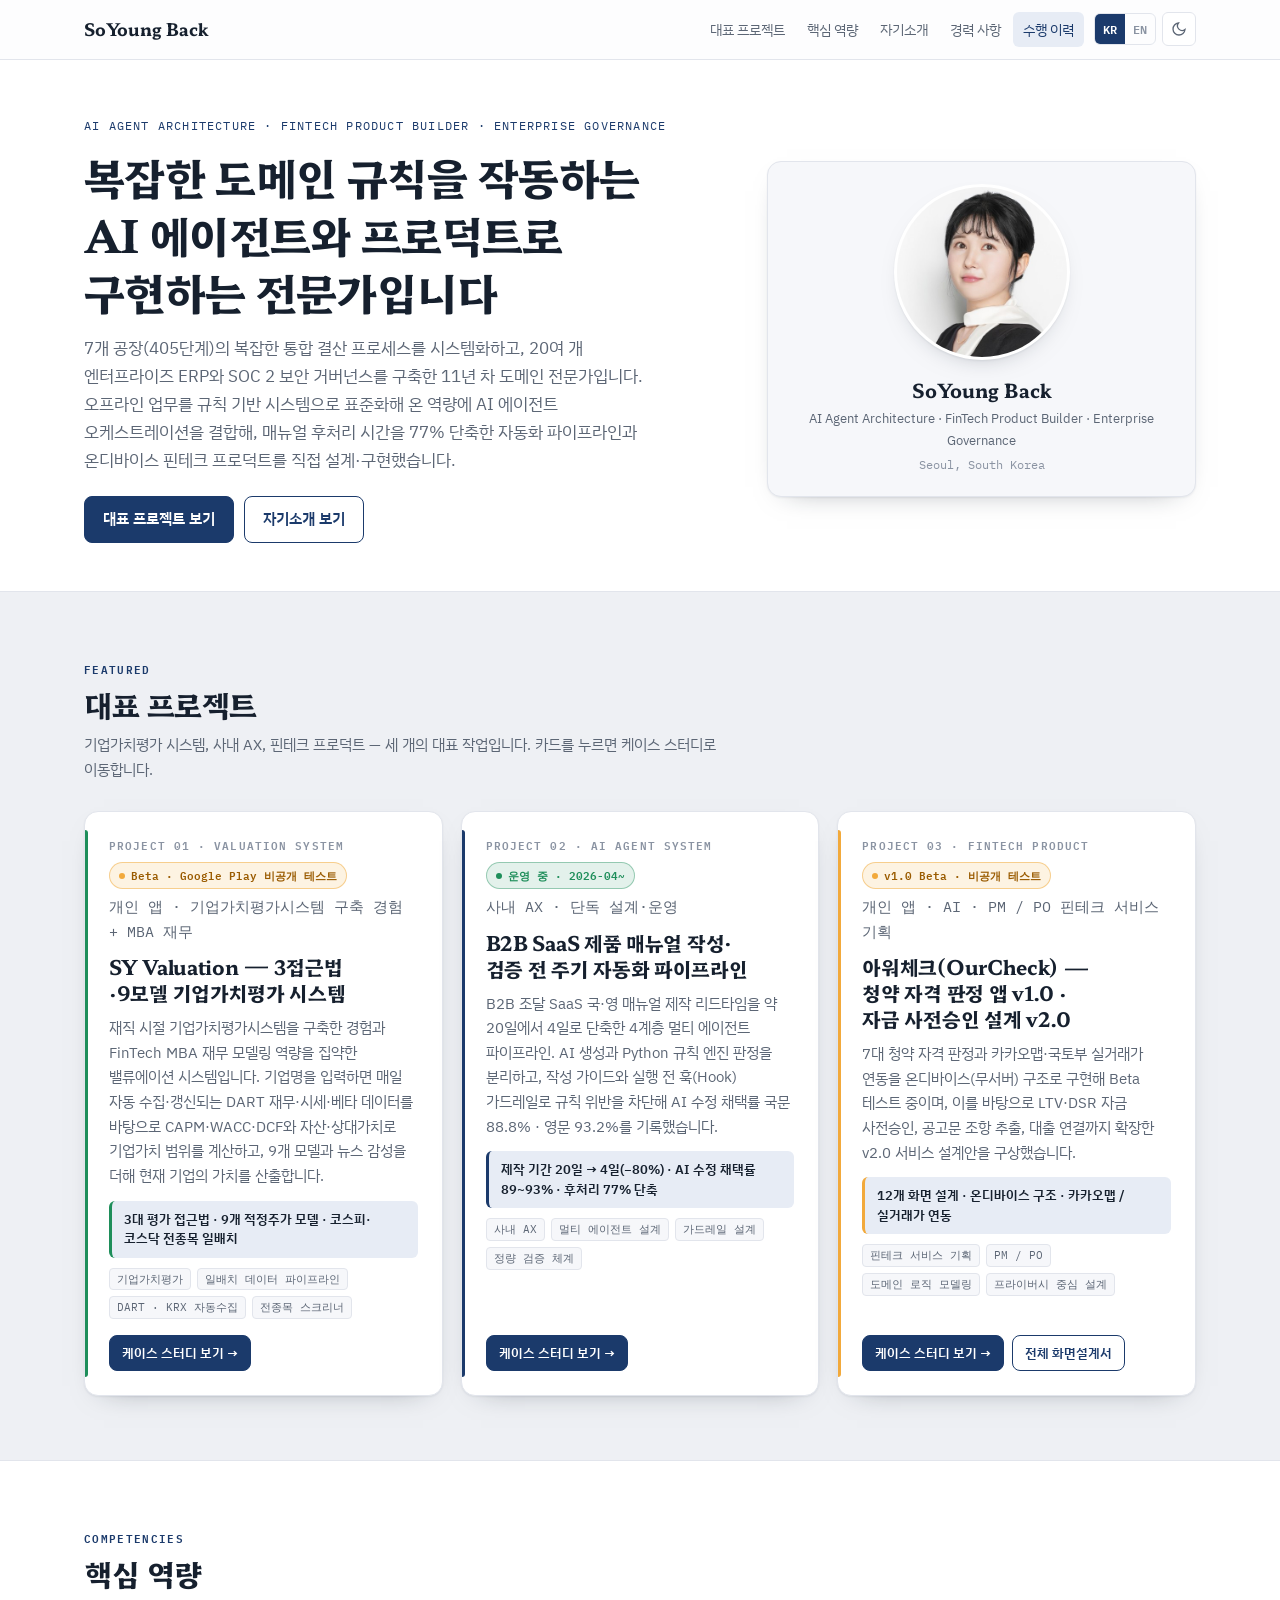
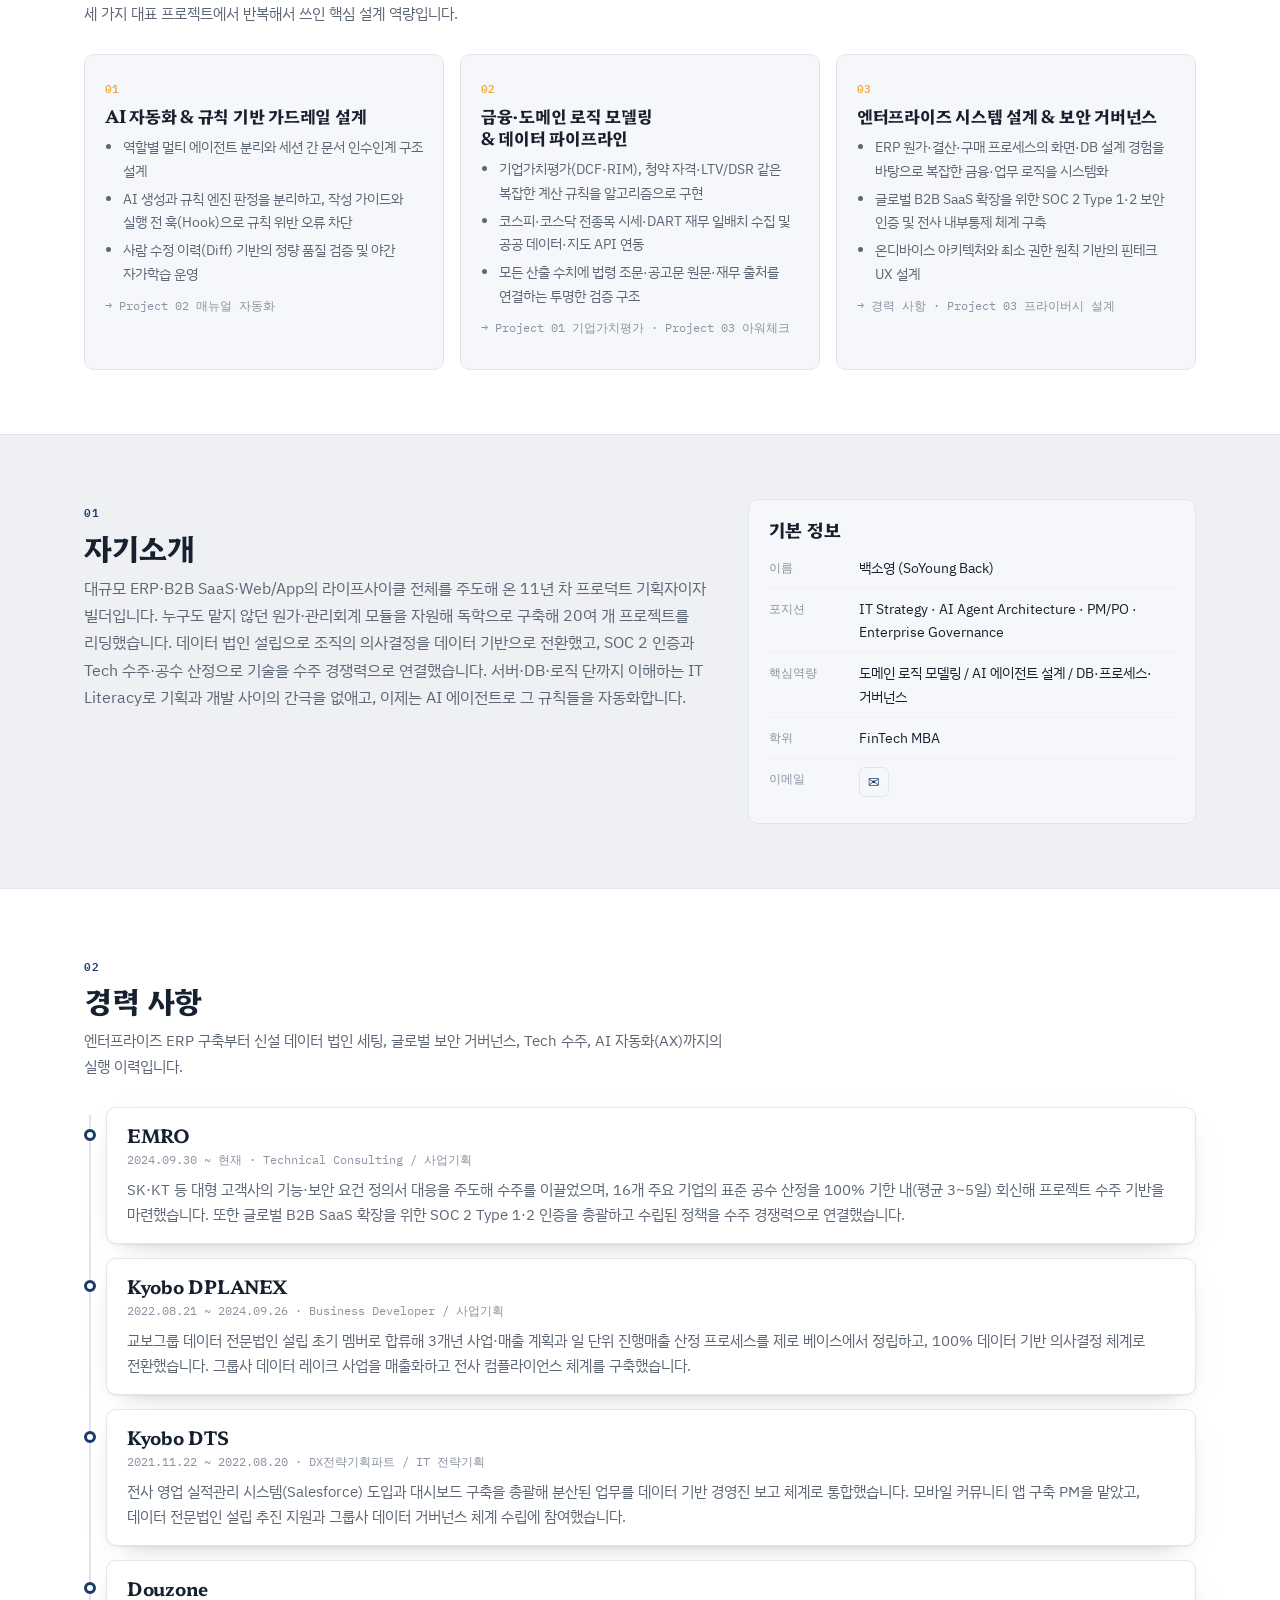
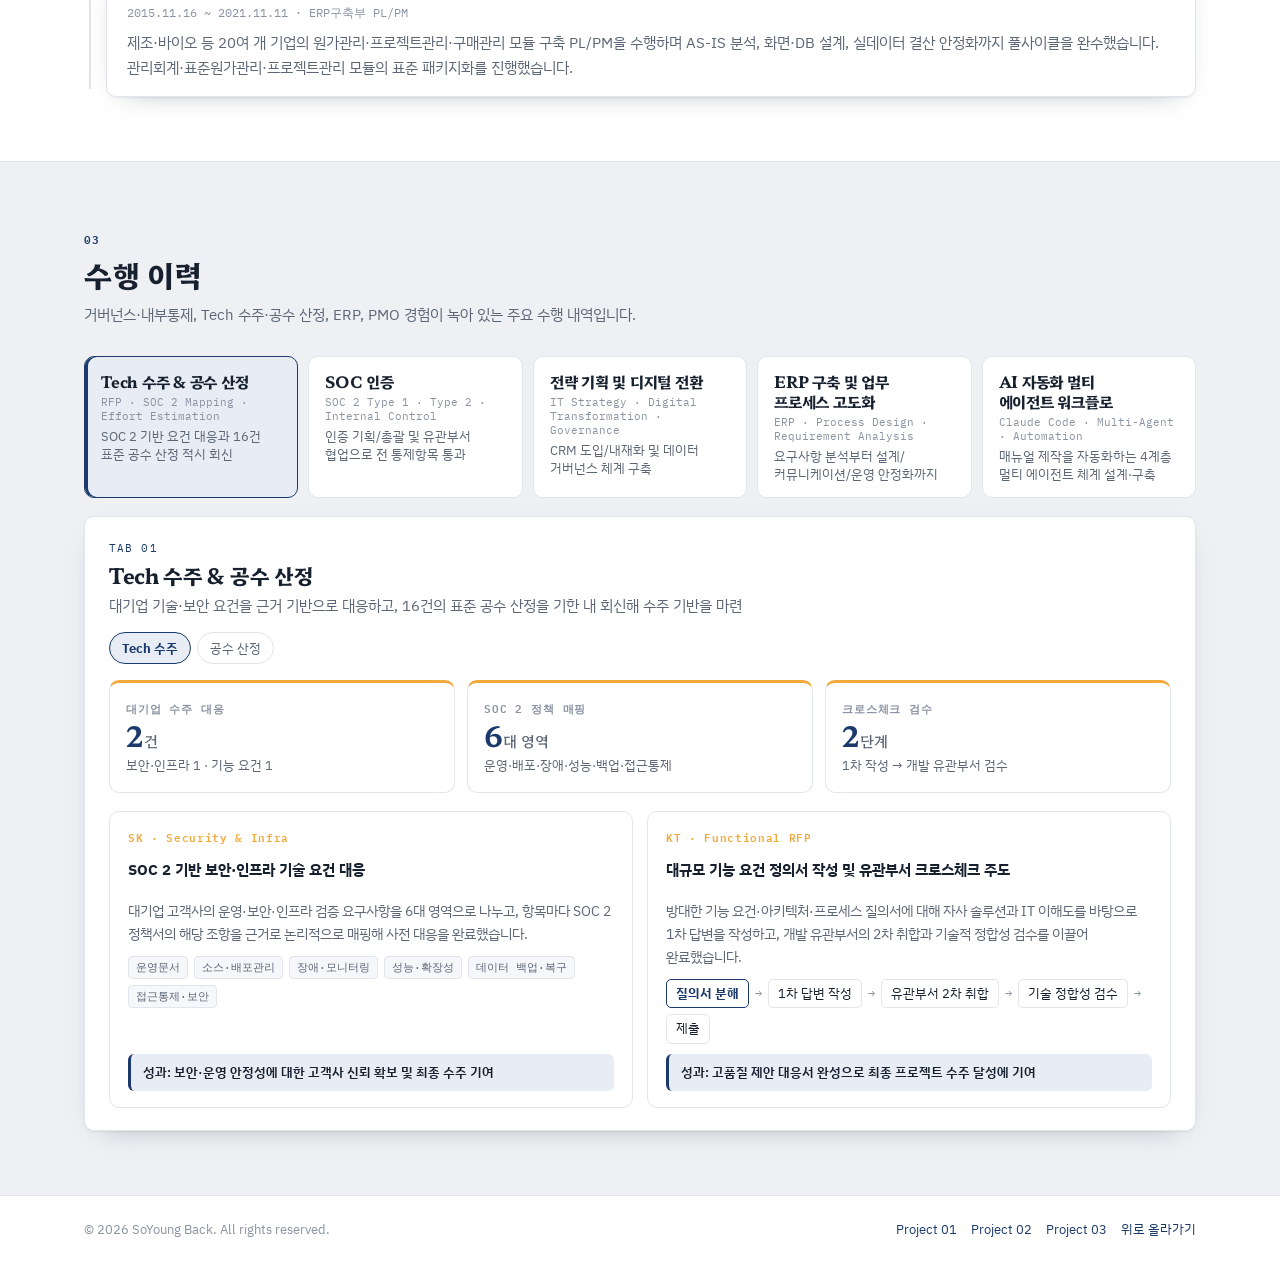
<file: index.html>
<!DOCTYPE html>
<html lang="ko">
<head>
  <meta charset="UTF-8" />
  <meta name="viewport" content="width=device-width, initial-scale=1.0" />
  <meta name="color-scheme" content="light dark" />
  <meta name="description" content="백소영 포트폴리오 — AI 에이전트 아키텍처 설계부터 핀테크 프로덕트 기획·구현까지" />
  <title>SoYoung Back Portfolio</title>
  <script>try{var t=localStorage.getItem('theme');if(t==='dark'||t==='light')document.documentElement.setAttribute('data-theme',t);}catch(e){}</script>
  <link rel="preconnect" href="https://fonts.googleapis.com" />
  <link rel="preconnect" href="https://fonts.gstatic.com" crossorigin />
  <link rel="stylesheet" href="https://fonts.googleapis.com/css2?family=Hahmlet:wght@500;700&family=IBM+Plex+Mono:wght@400;500;600&family=IBM+Plex+Sans+KR:wght@400;500;600;700&display=swap" />
  <link rel="stylesheet" href="style.css" />
</head>
<body>
  <header class="header">
    <div class="container header-inner">
      <a class="logo" href="index.html">SoYoung Back</a>
      <nav class="nav" aria-label="주 메뉴">
        <ul class="nav-list">
          <li><a href="#featured" data-i18n="nav.featured">대표 프로젝트</a></li>
          <li><a href="#competencies" data-i18n="nav.competencies">핵심 역량</a></li>
          <li><a href="#about" data-i18n="nav.about">자기소개</a></li>
          <li><a href="#experience" data-i18n="nav.experience">경력 사항</a></li>
          <li><a href="#projects" data-i18n="nav.projects">수행 이력</a></li>
        </ul>
        <div class="nav-tools">
          <div class="lang-toggle" aria-label="Language switch">
            <button type="button" class="lang-btn is-active" data-lang="ko">KR</button>
            <button type="button" class="lang-btn" data-lang="en">EN</button>
          </div>
          <button type="button" class="theme-btn" aria-label="다크 모드로 전환">
            <svg class="i-moon" viewBox="0 0 24 24" fill="none" stroke="currentColor" stroke-width="2" aria-hidden="true"><path d="M21 12.8A9 9 0 1 1 11.2 3a7 7 0 0 0 9.8 9.8z"/></svg>
            <svg class="i-sun" viewBox="0 0 24 24" fill="none" stroke="currentColor" stroke-width="2" aria-hidden="true"><circle cx="12" cy="12" r="4"/><path d="M12 2v2M12 20v2M4.9 4.9l1.4 1.4M17.7 17.7l1.4 1.4M2 12h2M20 12h2M4.9 19.1l1.4-1.4M17.7 6.3l1.4-1.4"/></svg>
          </button>
          <button class="nav-toggle" type="button" aria-label="메뉴 열기" aria-expanded="false">
            <span></span><span></span><span></span>
          </button>
        </div>
      </nav>
    </div>
  </header>

  <main id="top">
    <!-- ── Hero ── -->
    <section class="hero">
      <div class="container hero-inner">
        <div class="hero-text">
          <p class="hero-tag" data-i18n="hero.tag">AI Agent Architecture · FinTech Product Builder · Enterprise Governance</p>
          <h1 data-i18n="hero.title">복잡한 도메인 규칙을 작동하는 AI 에이전트와 프로덕트로 구현하는 전문가입니다</h1>
          <p class="hero-sub" data-i18n="hero.sub">7개 공장(405단계)의 복잡한 통합 결산 프로세스를 시스템화하고, 20여 개 엔터프라이즈 ERP와 SOC 2 보안 거버넌스를 구축한 11년 차 도메인 전문가입니다. 오프라인 업무를 규칙 기반 시스템으로 표준화해 온 역량에 AI 에이전트 오케스트레이션을 결합해, 매뉴얼 후처리 시간을 77% 단축한 자동화 파이프라인과 온디바이스 핀테크 프로덕트를 직접 설계·구현했습니다.</p>
          <div class="hero-actions">
            <a href="#featured" class="btn primary" data-i18n="hero.ctaProjects">대표 프로젝트 보기</a>
            <a href="#about" class="btn ghost" data-i18n="hero.ctaAbout">자기소개 보기</a>
          </div>
        </div>
        <div class="hero-card">
          <div class="hero-avatar">
            <img src="assets/profile.jpg" alt="SoYoung Back 프로필 사진" class="hero-avatar-img" />
          </div>
          <div class="hero-meta">
            <p class="hero-name">SoYoung Back</p>
            <p class="hero-role">AI Agent Architecture · FinTech Product Builder · Enterprise Governance</p>
            <p class="hero-location">Seoul, South Korea</p>
          </div>
        </div>
      </div>
    </section>

    <!-- ── Featured projects ── -->
    <section id="featured" class="section">
      <div class="container">
        <header class="section-header">
          <span class="section-kicker">Featured</span>
          <h2 data-i18n="featured.title">대표 프로젝트</h2>
          <p data-i18n="featured.sub">기업가치평가 시스템, 사내 AX, 핀테크 프로덕트 — 세 개의 대표 작업입니다. 카드를 누르면 케이스 스터디로 이동합니다.</p>
        </header>
        <div class="featured-grid">
          <article class="feature-card track-c">
            <div class="feature-top">
              <span class="feature-no">PROJECT 01 · VALUATION SYSTEM</span>
              <span class="status-badge" data-i18n="featured.p0.status">Beta · Google Play 비공개 테스트</span>
            </div>
            <p class="feature-ctx" data-i18n="featured.p0.ctx">개인 앱 · 기업가치평가시스템 구축 경험 + MBA 재무</p>
            <h3 data-i18n="featured.p0.title">SY Valuation — 3접근법·9모델 기업가치평가 시스템</h3>
            <p data-i18n="featured.p0.desc">재직 시절 기업가치평가시스템을 구축한 경험과 FinTech MBA 재무 모델링 역량을 집약한 밸류에이션 시스템입니다. 기업명을 입력하면 매일 자동 수집·갱신되는 DART 재무·시세·베타 데이터를 바탕으로 CAPM·WACC·DCF와 자산·상대가치로 기업가치 범위를 계산하고, 9개 모델과 뉴스 감성을 더해 현재 기업의 가치를 산출합니다.</p>
            <p class="feature-hl" data-i18n="featured.p0.hl">3대 평가 접근법 · 9개 적정주가 모델 · 코스피·코스닥 전종목 일배치</p>
            <div class="tag-row"><span class="tag" data-i18n="featured.p0.t1">기업가치평가</span><span class="tag" data-i18n="featured.p0.t2">일배치 데이터 파이프라인</span><span class="tag" data-i18n="featured.p0.t3">DART · KRX 자동수집</span><span class="tag" data-i18n="featured.p0.t4">전종목 스크리너</span></div>
            <div class="feature-actions">
              <a class="btn primary small" href="project-valuation.html" data-i18n="featured.p0.cta">케이스 스터디 보기 →</a>
            </div>
          </article>

          <article class="feature-card">
            <div class="feature-top">
              <span class="feature-no">PROJECT 02 · AI AGENT SYSTEM</span>
              <span class="status-badge live" data-i18n="featured.p1.status">운영 중 · 2026-04~</span>
            </div>
            <p class="feature-ctx" data-i18n="featured.p1.ctx">사내 AX · 단독 설계·운영</p>
            <h3 data-i18n="featured.p1.title">B2B SaaS 제품 매뉴얼 작성·검증 전 주기 자동화 파이프라인</h3>
            <p data-i18n="featured.p1.desc">B2B 조달 SaaS 국·영 매뉴얼 제작 리드타임을 약 20일에서 4일로 단축한 4계층 멀티 에이전트 파이프라인. AI 생성과 Python 규칙 엔진 판정을 분리하고, 작성 가이드와 실행 전 훅(Hook) 가드레일로 규칙 위반을 차단해 AI 수정 채택률 국문 88.8% · 영문 93.2%를 기록했습니다.</p>
            <p class="feature-hl" data-i18n="featured.p1.hl">제작 기간 20일 → 4일(−80%) · AI 수정 채택률 89~93% · 후처리 77% 단축</p>
            <div class="tag-row"><span class="tag" data-i18n="featured.p1.t1">사내 AX</span><span class="tag" data-i18n="featured.p1.t2">멀티 에이전트 설계</span><span class="tag" data-i18n="featured.p1.t3">가드레일 설계</span><span class="tag" data-i18n="featured.p1.t4">정량 검증 체계</span></div>
            <div class="feature-actions">
              <a class="btn primary small" href="project-manual-agent.html" data-i18n="featured.p1.cta">케이스 스터디 보기 →</a>
            </div>
          </article>

          <article class="feature-card track-b">
            <div class="feature-top">
              <span class="feature-no">PROJECT 03 · FINTECH PRODUCT</span>
              <span class="status-badge" data-i18n="featured.p2.status">v1.0 Beta · 비공개 테스트</span>
            </div>
            <p class="feature-ctx" data-i18n="featured.p2.ctx">개인 앱 · AI · PM / PO 핀테크 서비스 기획</p>
            <h3 data-i18n="featured.p2.title">아워체크(OurCheck) — 청약 자격 판정 앱 v1.0 · 자금 사전승인 설계 v2.0</h3>
            <p data-i18n="featured.p2.desc">7대 청약 자격 판정과 카카오맵·국토부 실거래가 연동을 온디바이스(무서버) 구조로 구현해 Beta 테스트 중이며, 이를 바탕으로 LTV·DSR 자금 사전승인, 공고문 조항 추출, 대출 연결까지 확장한 v2.0 서비스 설계안을 구상했습니다.</p>
            <p class="feature-hl" data-i18n="featured.p2.hl">12개 화면 설계 · 온디바이스 구조 · 카카오맵 / 실거래가 연동</p>
            <div class="tag-row"><span class="tag" data-i18n="featured.p2.t1">핀테크 서비스 기획</span><span class="tag" data-i18n="featured.p2.t2">PM / PO</span><span class="tag" data-i18n="featured.p2.t3">도메인 로직 모델링</span><span class="tag" data-i18n="featured.p2.t4">프라이버시 중심 설계</span></div>
            <div class="feature-actions">
              <a class="btn primary small" href="project-ourcheck.html" data-i18n="featured.p2.cta">케이스 스터디 보기 →</a>
              <a class="btn ghost small" href="ourcheck-screens-v2.html" data-i18n="featured.p2.cta2">전체 화면설계서</a>
            </div>
          </article>
        </div>
      </div>
    </section>

    <!-- ── Core competencies ── -->
    <section id="competencies" class="section section-alt">
      <div class="container">
        <header class="section-header">
          <span class="section-kicker">Competencies</span>
          <h2 data-i18n="comp.title">핵심 역량</h2>
          <p data-i18n="comp.sub">세 가지 대표 프로젝트에서 반복해서 쓰인 핵심 설계 역량입니다.</p>
        </header>
        <div class="comp-grid">
          <article class="comp-card">
            <span class="comp-no">01</span>
            <h3 data-i18n="comp.c1.title">AI 자동화 &amp; 규칙 기반 가드레일 설계</h3>
            <ul>
              <li data-i18n="comp.c1.l1">역할별 멀티 에이전트 분리와 세션 간 문서 인수인계 구조 설계</li>
              <li data-i18n="comp.c1.l2">AI 생성과 규칙 엔진 판정을 분리하고, 작성 가이드와 실행 전 훅(Hook)으로 규칙 위반 오류 차단</li>
              <li data-i18n="comp.c1.l3">사람 수정 이력(Diff) 기반의 정량 품질 검증 및 야간 자가학습 운영</li>
            </ul>
            <p class="proof" data-i18n="comp.c1.proof">→ Project 02 매뉴얼 자동화</p>
          </article>
          <article class="comp-card">
            <span class="comp-no">02</span>
            <h3 data-i18n="comp.c2.title">금융·도메인 로직 모델링 &amp; 데이터 파이프라인</h3>
            <ul>
              <li data-i18n="comp.c2.l1">기업가치평가(DCF·RIM), 청약 자격·LTV/DSR 같은 복잡한 계산 규칙을 알고리즘으로 구현</li>
              <li data-i18n="comp.c2.l2">코스피·코스닥 전종목 시세·DART 재무 일배치 수집 및 공공 데이터·지도 API 연동</li>
              <li data-i18n="comp.c2.l3">모든 산출 수치에 법령 조문·공고문 원문·재무 출처를 연결하는 투명한 검증 구조</li>
            </ul>
            <p class="proof" data-i18n="comp.c2.proof">→ Project 01 기업가치평가 · Project 03 아워체크</p>
          </article>
          <article class="comp-card">
            <span class="comp-no">03</span>
            <h3 data-i18n="comp.c3.title">엔터프라이즈 시스템 설계 &amp; 보안 거버넌스</h3>
            <ul>
              <li data-i18n="comp.c3.l1">ERP 원가·결산·구매 프로세스의 화면·DB 설계 경험을 바탕으로 복잡한 금융·업무 로직을 시스템화</li>
              <li data-i18n="comp.c3.l2">글로벌 B2B SaaS 확장을 위한 SOC 2 Type 1·2 보안 인증 및 전사 내부통제 체계 구축</li>
              <li data-i18n="comp.c3.l3">온디바이스 아키텍처와 최소 권한 원칙 기반의 핀테크 UX 설계</li>
            </ul>
            <p class="proof" data-i18n="comp.c3.proof">→ 경력 사항 · Project 03 프라이버시 설계</p>
          </article>
        </div>
      </div>
    </section>

    <!-- ── About ── -->
    <section id="about" class="section">
      <div class="container two-column">
        <div>
          <span class="section-kicker">01</span>
          <h2 data-i18n="about.title">자기소개</h2>
          <p data-i18n="about.body">대규모 ERP·B2B SaaS·Web/App의 라이프사이클 전체를 주도해 온 11년 차 프로덕트 기획자이자 빌더입니다. 누구도 맡지 않던 원가·관리회계 모듈을 자원해 독학으로 구축해 20여 개 프로젝트를 리딩했습니다. 데이터 법인 설립으로 조직의 의사결정을 데이터 기반으로 전환했고, SOC 2 인증과 Tech 수주·공수 산정으로 기술을 수주 경쟁력으로 연결했습니다. 서버·DB·로직 단까지 이해하는 IT Literacy로 기획과 개발 사이의 간극을 없애고, 이제는 AI 에이전트로 그 규칙들을 자동화합니다.</p>
        </div>
        <aside class="info-card">
          <h3 data-i18n="about.basic">기본 정보</h3>
          <ul>
            <li><span data-i18n="about.nameLabel">이름</span><span data-i18n="about.nameValue">백소영 (SoYoung Back)</span></li>
            <li><span data-i18n="about.positionLabel">포지션</span><span>IT Strategy · AI Agent Architecture · PM/PO · Enterprise Governance</span></li>
            <li><span data-i18n="about.skillLabel">핵심역량</span><span data-i18n="about.skillValue">도메인 로직 모델링 / AI 에이전트 설계 / DB·프로세스·거버넌스</span></li>
            <li><span data-i18n="about.degreeLabel">학위</span><span>FinTech MBA</span></li>
            <li>
              <span data-i18n="about.emailLabel">이메일</span>
              <span>
                <a href="mailto:qtd715@gmail.com" class="email-link" aria-label="이메일 보내기">
                  <span class="email-icon" aria-hidden="true">&#9993;</span>
                </a>
              </span>
            </li>
          </ul>
        </aside>
      </div>
    </section>

    <!-- ── Experience ── -->
    <section id="experience" class="section section-alt">
      <div class="container">
        <header class="section-header">
          <span class="section-kicker">02</span>
          <h2 data-i18n="exp.title">경력 사항</h2>
          <p data-i18n="exp.sub">엔터프라이즈 ERP 구축부터 신설 데이터 법인 세팅, 글로벌 보안 거버넌스, Tech 수주, AI 자동화(AX)까지의 실행 이력입니다.</p>
        </header>
        <div class="timeline">
          <article class="timeline-item">
            <div class="timeline-dot"></div>
            <div class="timeline-content">
              <h3 data-i18n="exp.emro.name">EMRO</h3>
              <p class="timeline-meta" data-i18n="exp.emro.meta">2024.09.30 ~ 현재 · Technical Consulting / 사업기획</p>
              <p data-i18n="exp.emro.desc">SK·KT 등 대형 고객사의 기능·보안 요건 정의서 대응을 주도해 수주를 이끌었으며, 16개 주요 기업의 표준 공수 산정을 100% 기한 내(평균 3~5일) 회신해 프로젝트 수주 기반을 마련했습니다. 또한 글로벌 B2B SaaS 확장을 위한 SOC 2 Type 1·2 인증을 총괄하고 수립된 정책을 수주 경쟁력으로 연결했습니다.</p>
            </div>
          </article>
          <article class="timeline-item">
            <div class="timeline-dot"></div>
            <div class="timeline-content">
              <h3>Kyobo DPLANEX</h3>
              <p class="timeline-meta" data-i18n="exp.dplanex.meta">2022.08.21 ~ 2024.09.26 · Business Developer / 사업기획</p>
              <p data-i18n="exp.dplanex.desc">교보그룹 데이터 전문법인 설립 초기 멤버로 합류해 3개년 사업·매출 계획과 일 단위 진행매출 산정 프로세스를 제로 베이스에서 정립하고, 100% 데이터 기반 의사결정 체계로 전환했습니다. 그룹사 데이터 레이크 사업을 매출화하고 전사 컴플라이언스 체계를 구축했습니다.</p>
            </div>
          </article>
          <article class="timeline-item">
            <div class="timeline-dot"></div>
            <div class="timeline-content">
              <h3>Kyobo DTS</h3>
              <p class="timeline-meta" data-i18n="exp.dts.meta">2021.11.22 ~ 2022.08.20 · DX전략기획파트 / IT 전략기획</p>
              <p data-i18n="exp.dts.desc">전사 영업 실적관리 시스템(Salesforce) 도입과 대시보드 구축을 총괄해 분산된 업무를 데이터 기반 경영진 보고 체계로 통합했습니다. 모바일 커뮤니티 앱 구축 PM을 맡았고, 데이터 전문법인 설립 추진 지원과 그룹사 데이터 거버넌스 체계 수립에 참여했습니다.</p>
            </div>
          </article>
          <article class="timeline-item">
            <div class="timeline-dot"></div>
            <div class="timeline-content">
              <h3>Douzone</h3>
              <p class="timeline-meta" data-i18n="exp.douzone.meta">2015.11.16 ~ 2021.11.11 · ERP구축부 PL/PM</p>
              <p data-i18n="exp.douzone.desc">제조·바이오 등 20여 개 기업의 원가관리·프로젝트관리·구매관리 모듈 구축 PL/PM을 수행하며 AS-IS 분석, 화면·DB 설계, 실데이터 결산 안정화까지 풀사이클을 완수했습니다. 관리회계·표준원가관리·프로젝트관리 모듈의 표준 패키지화를 진행했습니다.</p>
            </div>
          </article>
        </div>
      </div>
    </section>

    <!-- ── Project history (tabs, rendered by script.js) ── -->
    <section id="projects" class="section">
      <div class="container">
        <header class="section-header">
          <span class="section-kicker">03</span>
          <h2 data-i18n="projects.title">수행 이력</h2>
          <p data-i18n="projects.sub">거버넌스·내부통제, Tech 수주·공수 산정, ERP, PMO 경험이 녹아 있는 주요 수행 내역입니다.</p>
        </header>
        <div class="projects">
          <div class="projects-grid" role="tablist" aria-label="프로젝트 탭">
            <button class="card project-card project-tab is-selected" type="button" role="tab" aria-selected="true" data-project="bid">
              <h3 data-i18n="proj.bid.title">Tech 수주 &amp; 공수 산정</h3>
              <p class="project-stack">RFP · SOC 2 Mapping · Effort Estimation</p>
              <p class="project-desc" data-i18n="proj.bid.desc">SOC 2 기반 요건 대응과 16건 표준 공수 산정 적시 회신</p>
            </button>
            <button class="card project-card project-tab" type="button" role="tab" aria-selected="false" data-project="soc">
              <h3 data-i18n="proj.soc.title">SOC 인증</h3>
              <p class="project-stack">SOC 2 Type 1 · Type 2 · Internal Control</p>
              <p class="project-desc" data-i18n="proj.soc.desc">인증 기획/총괄 및 유관부서 협업으로 전 통제항목 통과</p>
            </button>
            <button class="card project-card project-tab" type="button" role="tab" aria-selected="false" data-project="pmo">
              <h3 data-i18n="proj.pmo.title">전략 기획 및 디지털 전환</h3>
              <p class="project-stack">IT Strategy · Digital Transformation · Governance</p>
              <p class="project-desc" data-i18n="proj.pmo.desc">CRM 도입/내재화 및 데이터 거버넌스 체계 구축</p>
            </button>
            <button class="card project-card project-tab" type="button" role="tab" aria-selected="false" data-project="erp">
              <h3 data-i18n="proj.erp.title">ERP 구축 및 업무 프로세스 고도화</h3>
              <p class="project-stack">ERP · Process Design · Requirement Analysis</p>
              <p class="project-desc" data-i18n="proj.erp.desc">요구사항 분석부터 설계/커뮤니케이션/운영 안정화까지</p>
            </button>
            <button class="card project-card project-tab" type="button" role="tab" aria-selected="false" data-project="ai">
              <h3 data-i18n="proj.ai.title">AI 자동화 멀티 에이전트 워크플로</h3>
              <p class="project-stack">Claude Code · Multi-Agent · Automation</p>
              <p class="project-desc" data-i18n="proj.ai.desc">매뉴얼 제작을 자동화하는 4계층 멀티 에이전트 체계 설계·구축</p>
            </button>
          </div>

          <article class="card project-detail" id="project-detail" aria-live="polite">
            <header class="project-detail-header">
              <p class="project-detail-kicker" id="project-detail-kicker">Tab 01</p>
              <h3 class="project-detail-title" id="project-detail-title">Tech 수주 &amp; 공수 산정</h3>
              <p class="project-detail-sub" id="project-detail-sub">대기업 기술·보안 요건을 근거 기반으로 대응하고, 16건의 표준 공수 산정을 기한 내 회신해 수주 기반을 마련</p>
            </header>
            <div class="project-detail-body" id="project-detail-body"></div>
          </article>
        </div>
      </div>
    </section>
  </main>

  <footer class="footer">
    <div class="container footer-inner">
      <p>© <span id="year"></span> SoYoung Back. All rights reserved.</p>
      <div class="footer-links">
        <a href="project-valuation.html">Project 01</a>
        <a href="project-manual-agent.html">Project 02</a>
        <a href="project-ourcheck.html">Project 03</a>
        <a href="#top" data-i18n="footer.top">위로 올라가기</a>
      </div>
    </div>
  </footer>

  <script src="site.js"></script>
  <script src="script.js"></script>
</body>
</html>
</file>
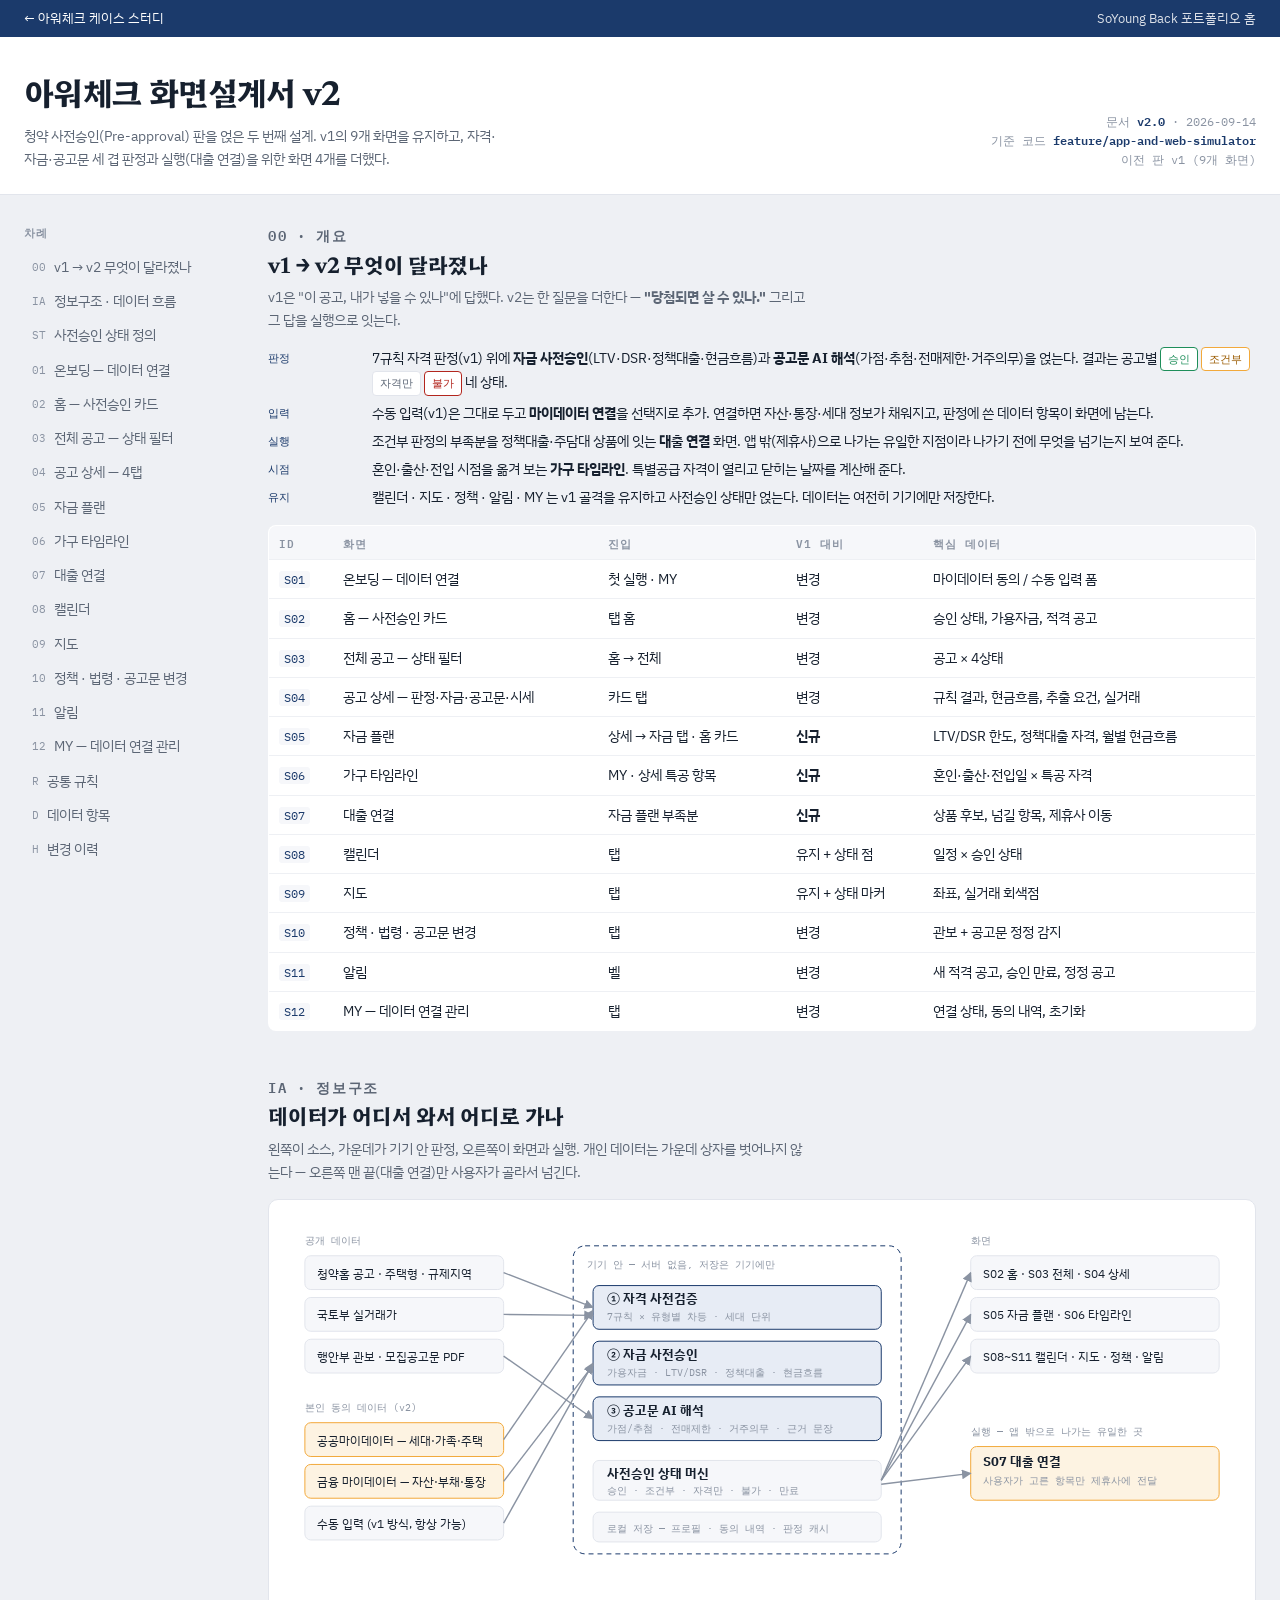
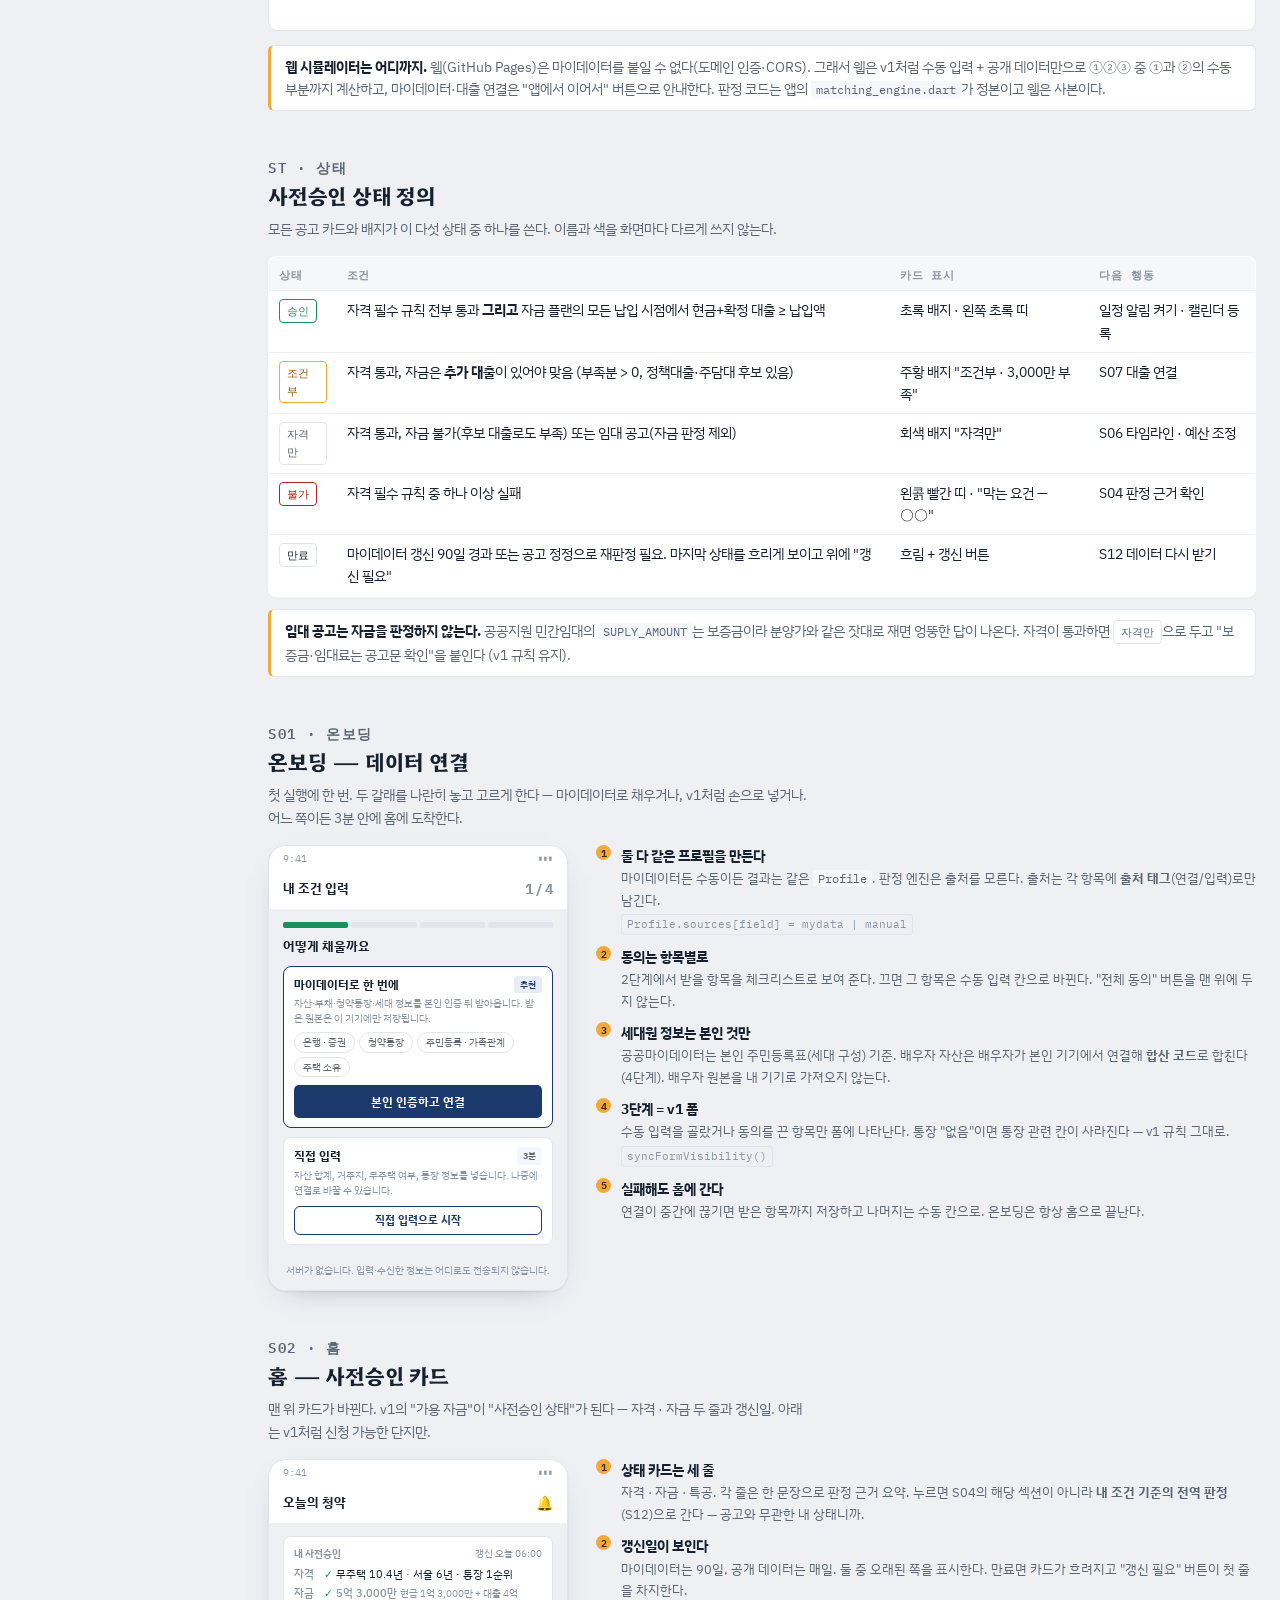
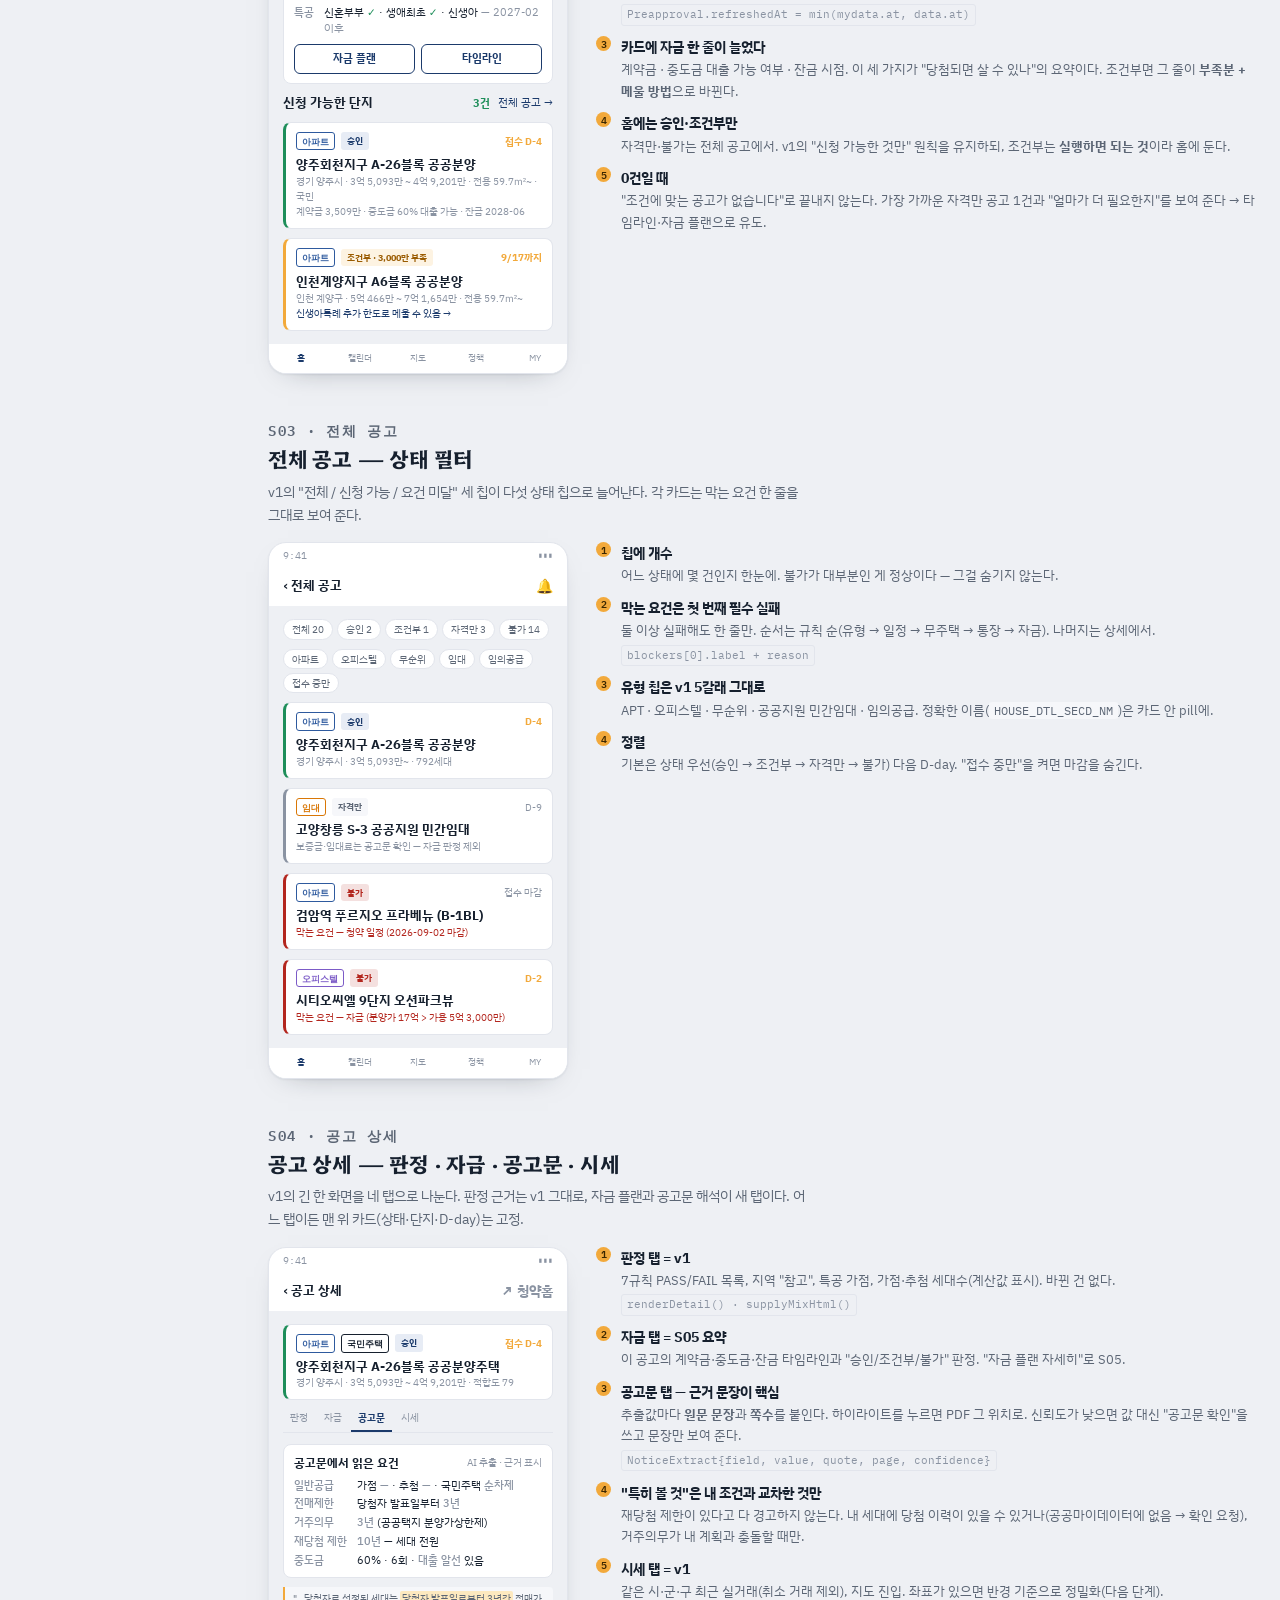
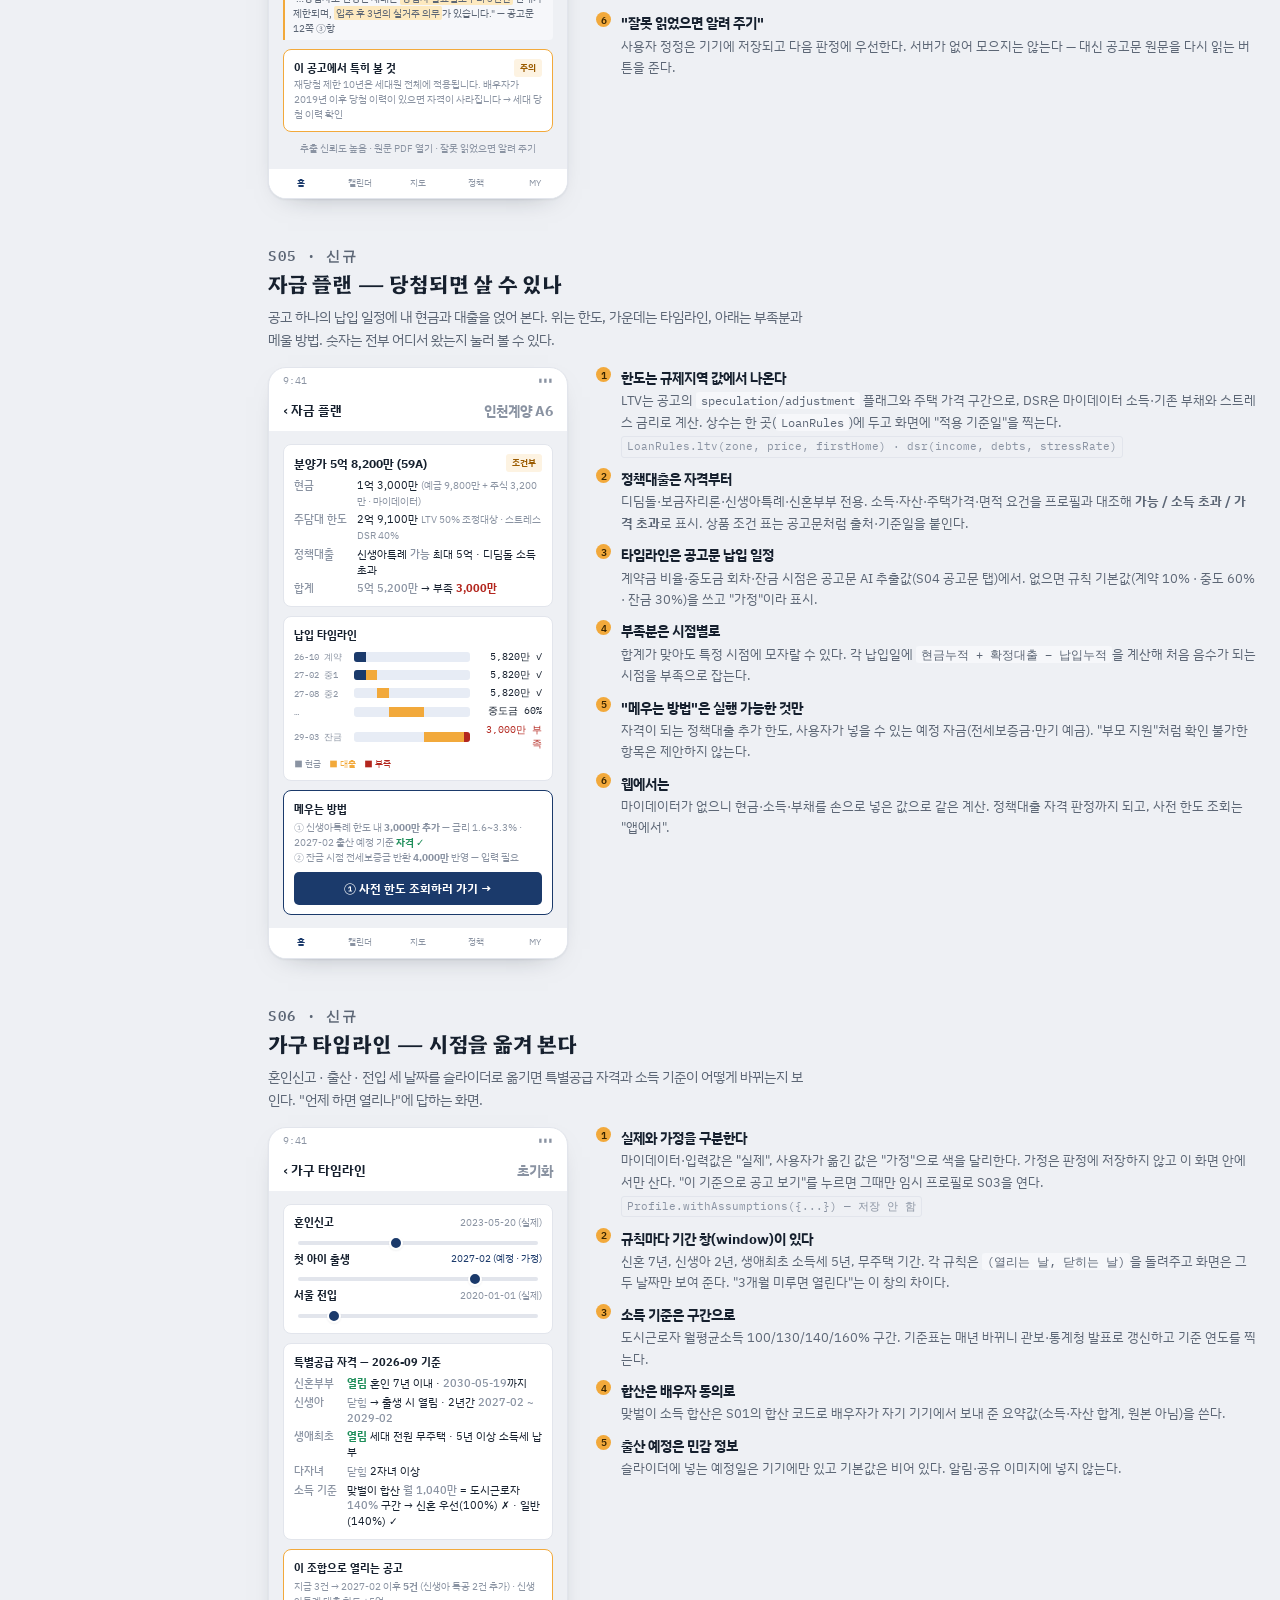
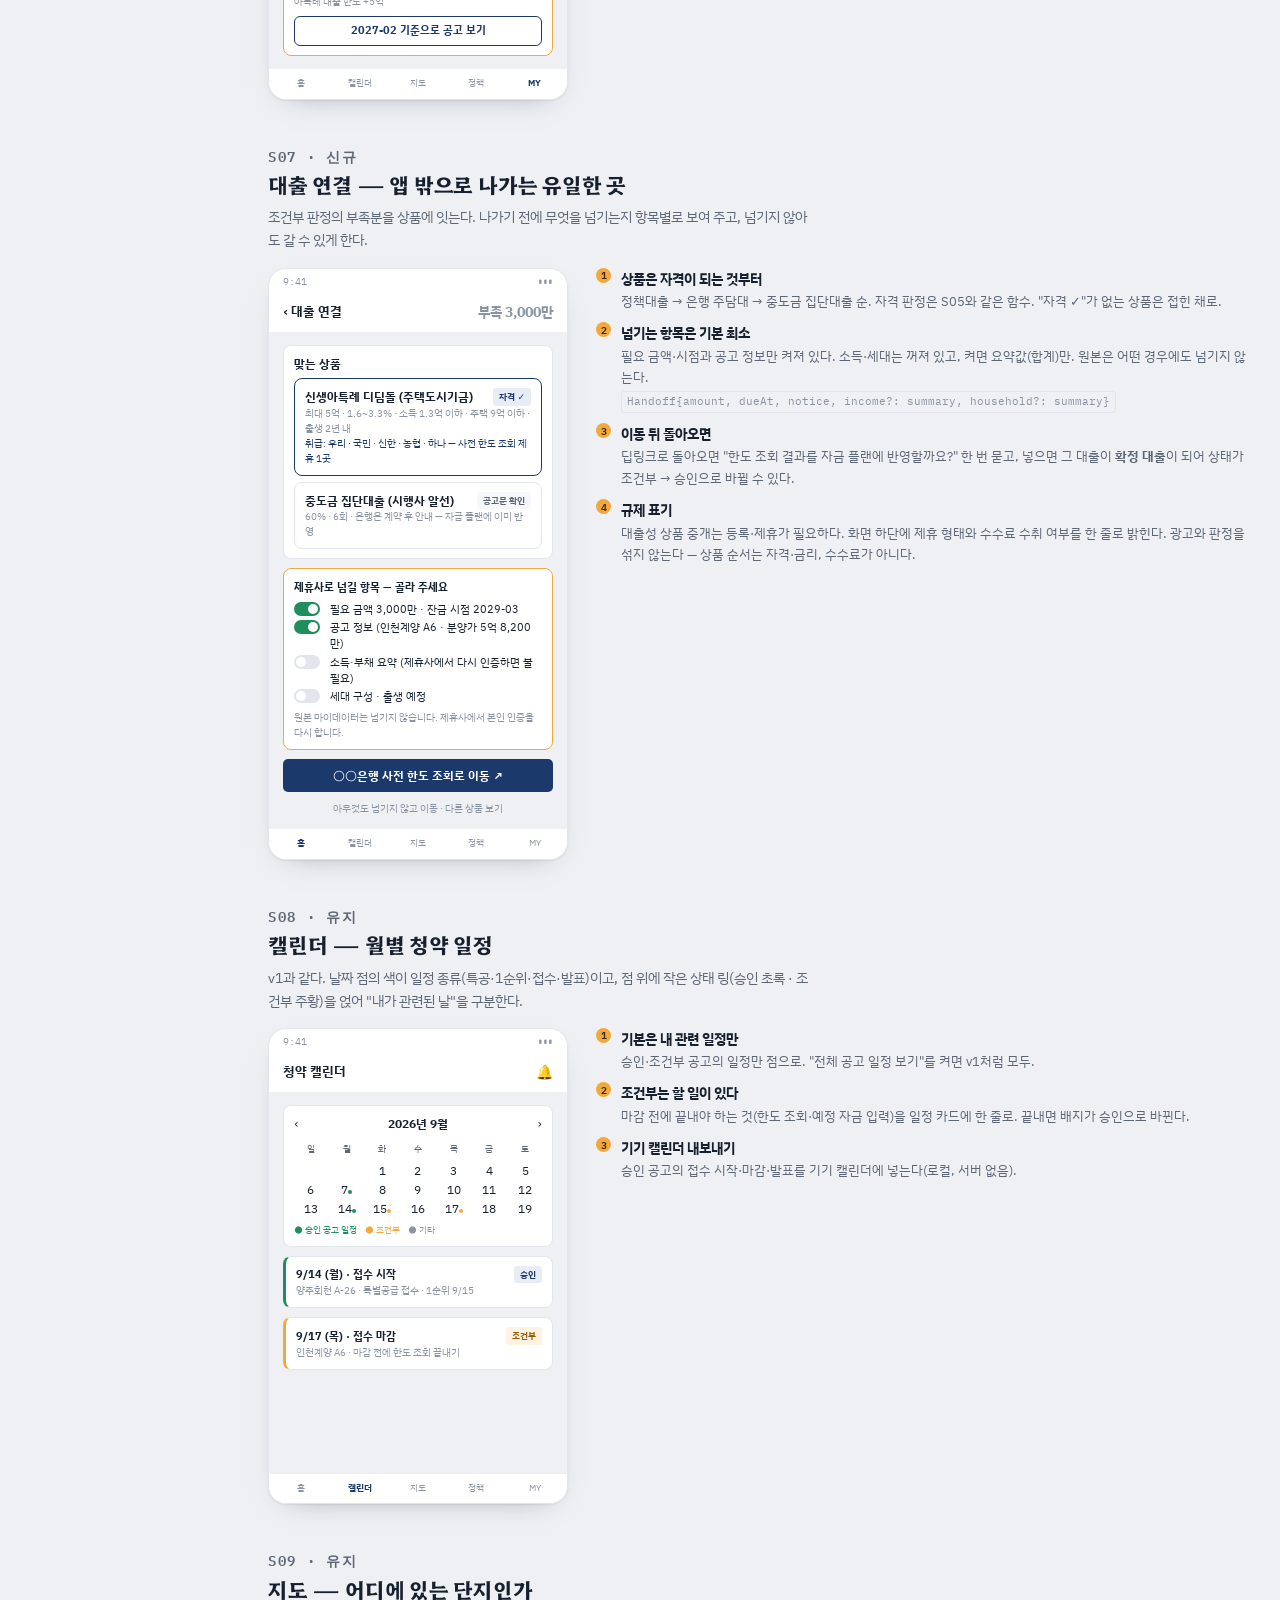
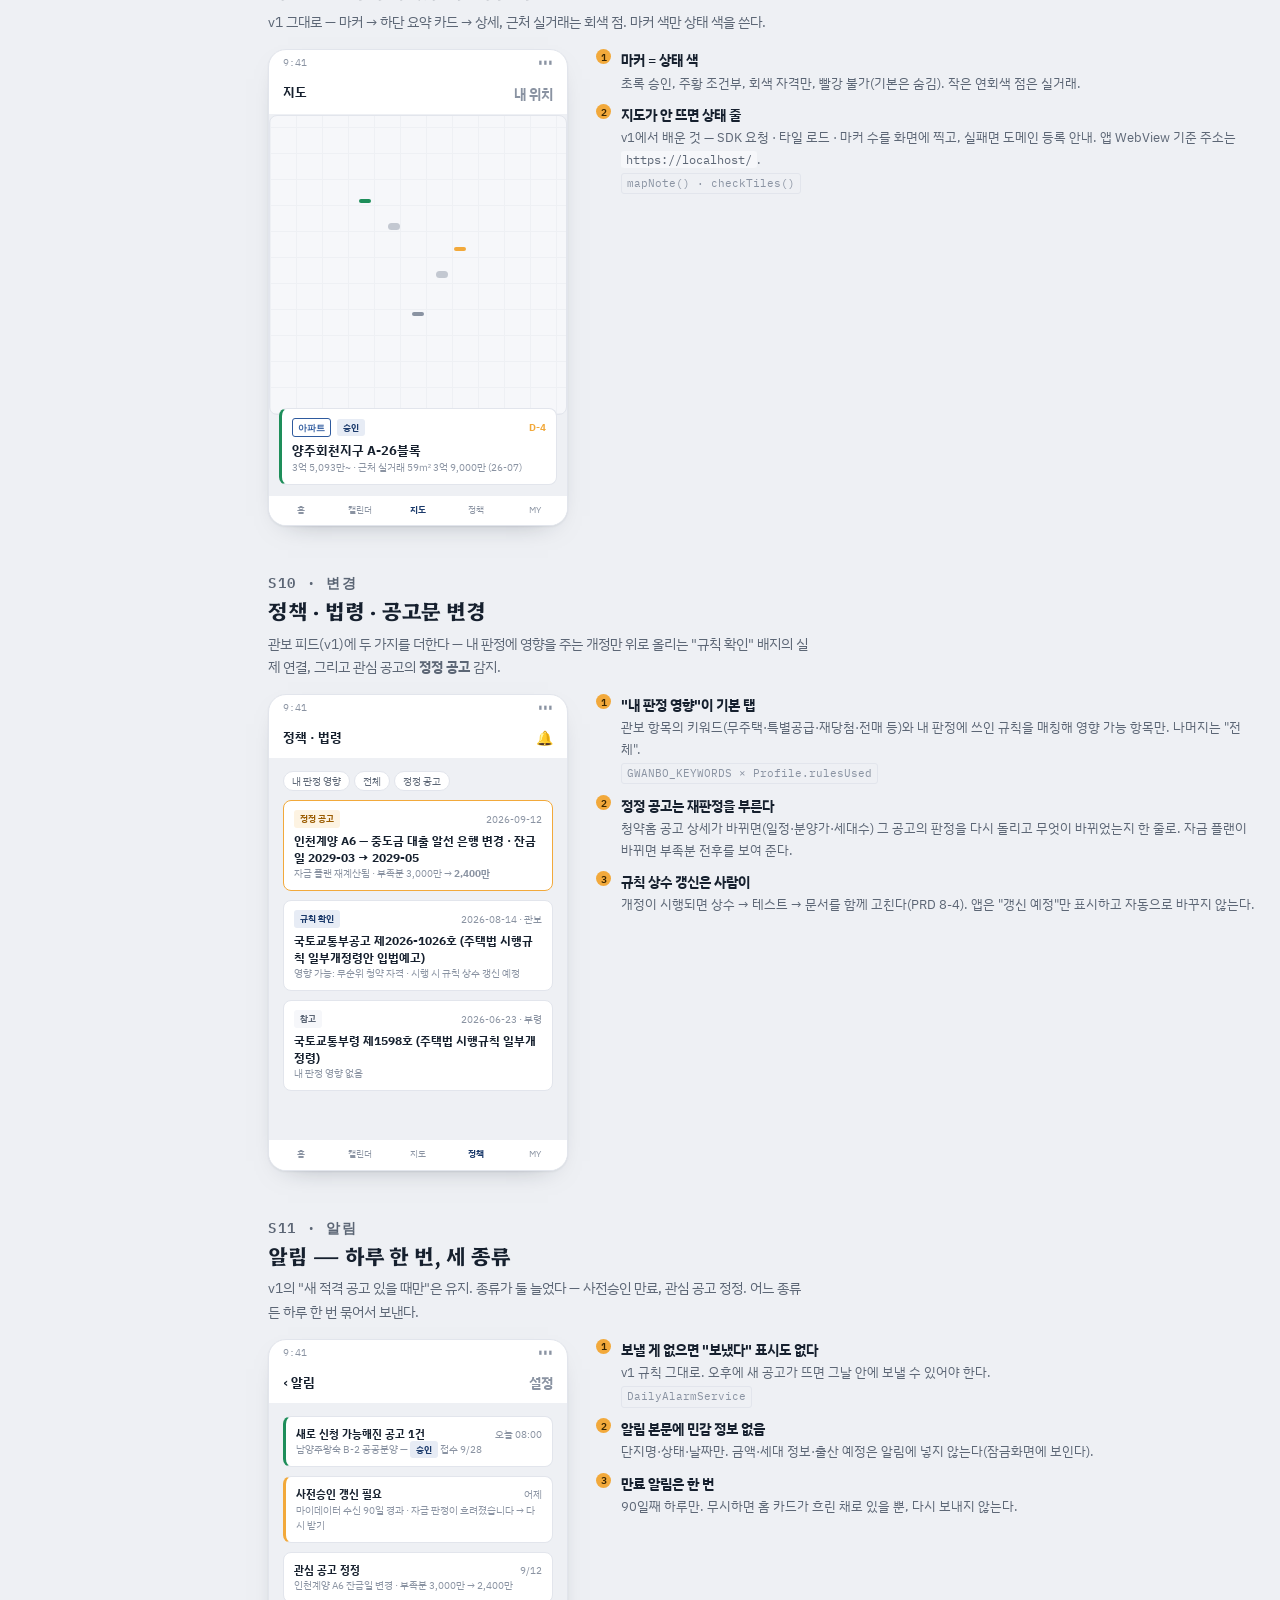
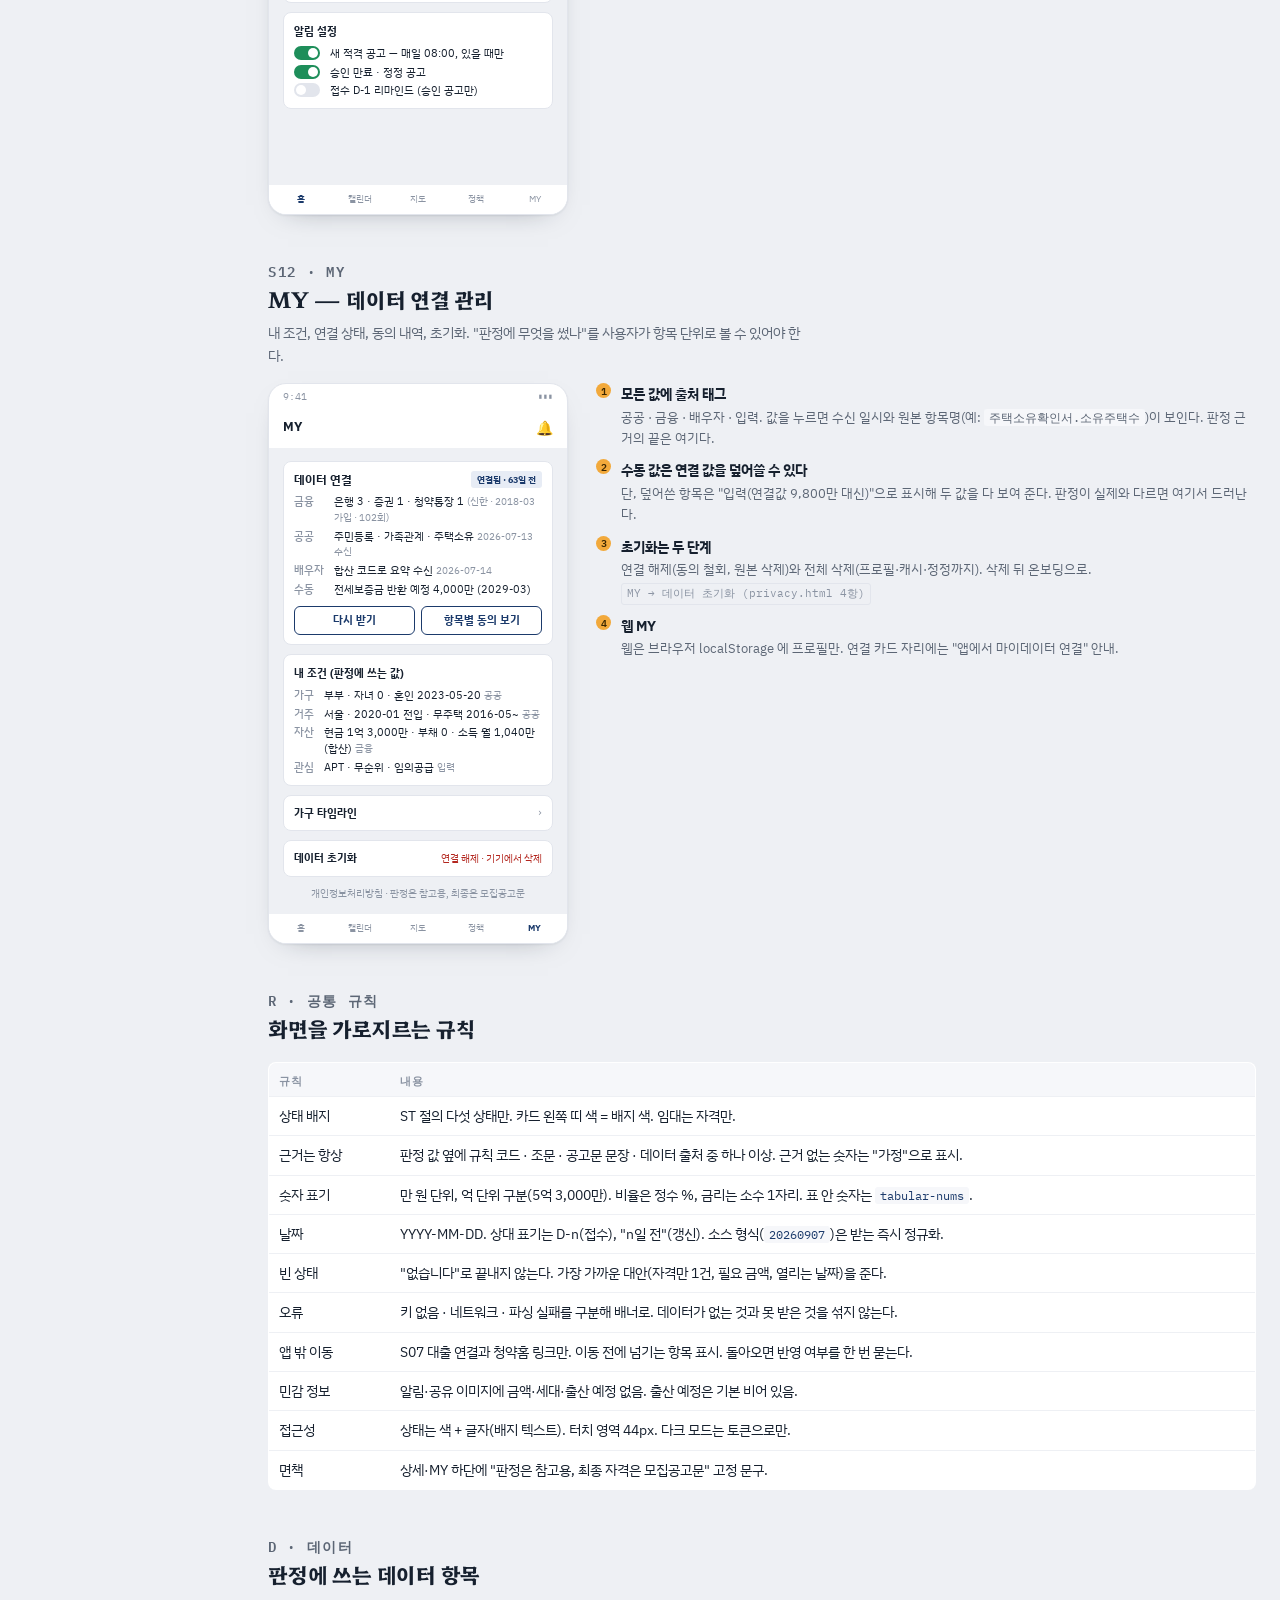
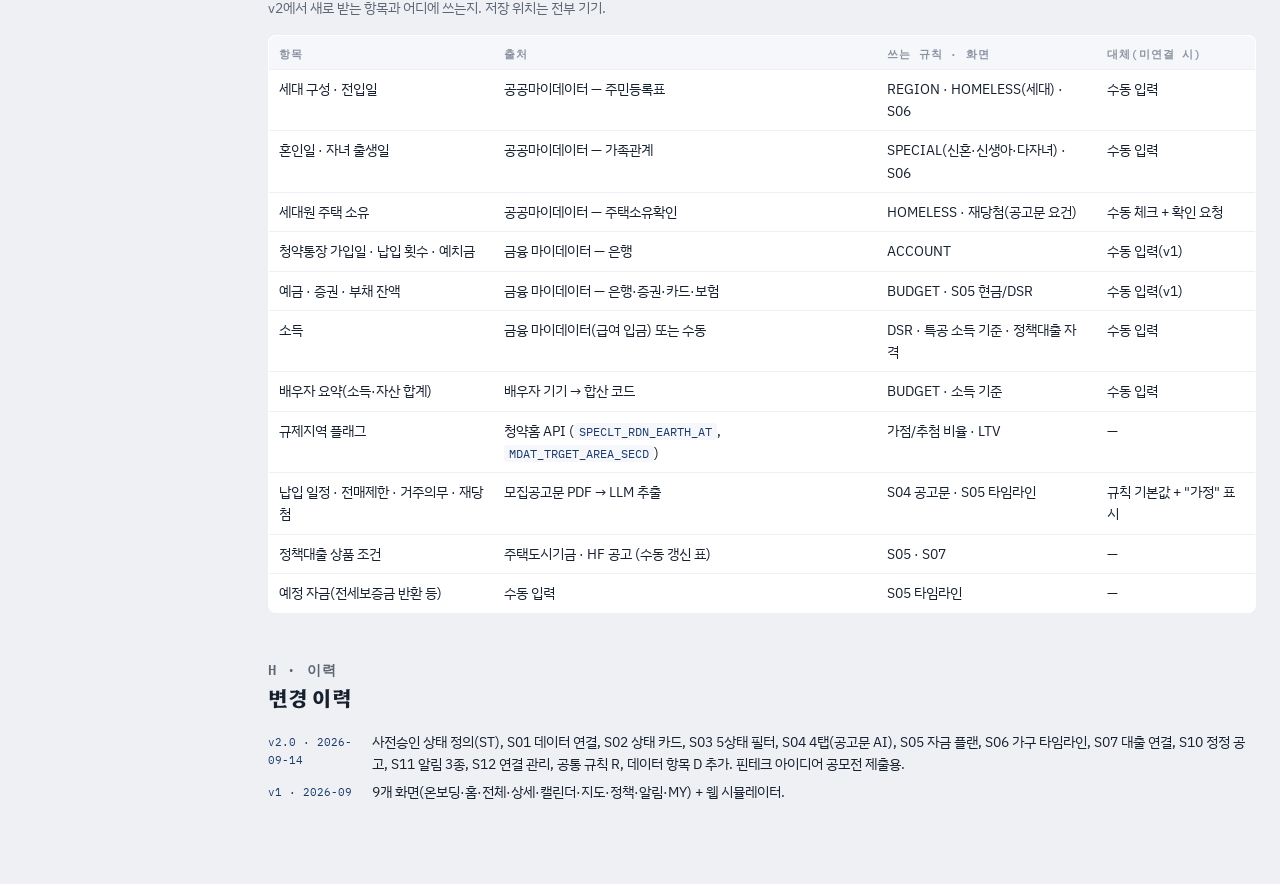
<file: ourcheck-screens-v2.html>
<!doctype html>
<html lang="ko">
<head>
<meta charset="utf-8">
<meta name="viewport" content="width=device-width, initial-scale=1">
<meta name="description" content="아워체크(ourcheck) 화면설계서 v2 — 청약 사전승인(자격·자금·공고문) 판정과 대출 연결을 더한 12개 화면">
<meta name="color-scheme" content="light dark">
<title>아워체크 화면설계서 v2</title>
<script>try{var t=localStorage.getItem('theme');if(t==='dark'||t==='light')document.documentElement.setAttribute('data-theme',t);}catch(e){}</script>
<link rel="preconnect" href="https://fonts.googleapis.com">
<link rel="preconnect" href="https://fonts.gstatic.com" crossorigin>
<link rel="stylesheet" href="https://fonts.googleapis.com/css2?family=Hahmlet:wght@500;700&family=IBM+Plex+Mono:wght@400;500;600&family=IBM+Plex+Sans+KR:wght@400;500;600;700&display=swap">
<style>
  /* 앱의 디자인 토큰(app_theme.dart)을 그대로 쓴다 */
  :root {
    --paper:      #eef0f4;
    --surface:    #ffffff;
    --surface-2:  #f6f7fa;
    --line:       #e2e5ec;
    --line-soft:  #eef0f4;
    --ink:        #16202e;
    --ink-2:      #5c6675;
    --ink-3:      #8a93a2;

    --primary:    #1b3a6b;
    --primary-2:  #2e5a9e;
    --primary-wash:#e7ecf5;
    --accent:     #f2a93b;

    --pass:       #1e8e5a;
    --fail:       #b3261e;
    --pending:    #6b7280;

    --apt:        #2e5a9e;
    --oft:        #7c5bc7;
    --rem:        #d97706;

    --shadow: 0 1px 2px rgba(22,32,46,.06), 0 10px 28px -20px rgba(22,32,46,.5);

    --sans: "IBM Plex Sans KR", system-ui, -apple-system, "Malgun Gothic", sans-serif;
    --serif: "Hahmlet", "IBM Plex Sans KR", Georgia, serif;
    --mono: "IBM Plex Mono", ui-monospace, Consolas, monospace;
  }

  @media (prefers-color-scheme: dark) {
    :root:not([data-theme="light"]) {
      --paper:      #0f1218;
      --surface:    #181c24;
      --surface-2:  #1e232d;
      --line:       #2c323d;
      --line-soft:  #242933;
      --ink:        #e7eaf1;
      --ink-2:      #a6aeba;
      --ink-3:      #757d8a;

      --primary:    #7f9ddb;
      --primary-2:  #a3bbe8;
      --primary-wash:#1d2735;
      --accent:     #f0b45c;

      --pass:       #57c08d;
      --fail:       #ef8375;
      --pending:    #8b93a1;

      --apt:        #7f9ddb;
      --oft:        #b795e8;
      --rem:        #e0a355;

      --shadow: 0 1px 2px rgba(0,0,0,.5), 0 12px 32px -22px #000;
    }
  }

  :root[data-theme="dark"] {
    --paper:      #0f1218;
    --surface:    #181c24;
    --surface-2:  #1e232d;
    --line:       #2c323d;
    --line-soft:  #242933;
    --ink:        #e7eaf1;
    --ink-2:      #a6aeba;
    --ink-3:      #757d8a;

    --primary:    #7f9ddb;
    --primary-2:  #a3bbe8;
    --primary-wash:#1d2735;
    --accent:     #f0b45c;

    --pass:       #57c08d;
    --fail:       #ef8375;
    --pending:    #8b93a1;

    --apt:        #7f9ddb;
    --oft:        #b795e8;
    --rem:        #e0a355;

    --shadow: 0 1px 2px rgba(0,0,0,.5), 0 12px 32px -22px #000;
  }

  * { box-sizing: border-box; }

  body {
    margin: 0; background: var(--paper); color: var(--ink);
    font-family: var(--sans); font-size: 15px; line-height: 1.65;
    -webkit-font-smoothing: antialiased;
  }

  /* ── 머리말 ───────────────────────────────────────── */
  header { background: var(--surface); border-bottom: 1px solid var(--line); }
  .head-in {
    max-width: 1280px; margin: 0 auto; padding: 28px 24px 24px;
    display: flex; align-items: flex-end; justify-content: space-between;
    gap: 24px; flex-wrap: wrap;
  }
  h1 {
    font-family: var(--serif); font-weight: 700; letter-spacing: -.02em;
    font-size: clamp(24px, 3.2vw, 32px); margin: 0 0 6px; text-wrap: balance;
  }
  .lede { margin: 0; color: var(--ink-2); font-size: 14px; max-width: 60ch; }
  .meta { font-family: var(--mono); font-size: 11.5px; color: var(--ink-3); text-align: right; }
  .meta b { color: var(--primary); font-weight: 600; }

  /* ── 레이아웃 ─────────────────────────────────────── */
  .wrap {
    max-width: 1280px; margin: 0 auto; padding: 28px 24px 80px;
    display: grid; grid-template-columns: 208px minmax(0, 1fr); gap: 36px;
    align-items: start;
  }
  @media (max-width: 900px) { .wrap { grid-template-columns: 1fr; gap: 20px; } }

  nav { position: sticky; top: 20px; }
  @media (max-width: 900px) { nav { position: static; } }
  nav h2 {
    font-family: var(--mono); font-size: 10.5px; letter-spacing: .12em;
    text-transform: uppercase; color: var(--ink-3); margin: 0 0 10px; font-weight: 600;
  }
  nav ol { list-style: none; margin: 0; padding: 0; display: flex; flex-direction: column; gap: 2px; }
  nav a {
    display: flex; gap: 8px; padding: 5px 8px; border-radius: 4px;
    color: var(--ink-2); text-decoration: none; font-size: 13.5px;
  }
  nav a:hover { background: var(--primary-wash); color: var(--primary); }
  nav a .n { font-family: var(--mono); font-size: 11px; color: var(--ink-3); padding-top: 2px; }

  main { display: flex; flex-direction: column; gap: 44px; min-width: 0; }

  /* ── 섹션 ─────────────────────────────────────────── */
  section { scroll-margin-top: 20px; }
  .sec-head { margin-bottom: 16px; }
  .eyebrow {
    font-family: var(--mono); font-size: 10.5px; letter-spacing: .12em;
    text-transform: uppercase; color: var(--primary); margin: 0 0 4px; font-weight: 600;
  }
  h3 {
    font-family: var(--serif); font-size: 21px; font-weight: 700;
    margin: 0 0 4px; letter-spacing: -.01em;
  }
  .sec-head p { margin: 0; color: var(--ink-2); font-size: 14px; max-width: 68ch; }

  .split { display: grid; grid-template-columns: 300px minmax(0, 1fr); gap: 28px; align-items: start; }
  @media (max-width: 760px) { .split { grid-template-columns: 1fr; } }

  /* ── 폰 프레임 ────────────────────────────────────── */
  .phone {
    width: 300px; border: 1px solid var(--line); border-radius: 18px;
    background: var(--surface); box-shadow: var(--shadow); overflow: hidden;
    font-size: 11.5px; line-height: 1.5;
  }
  .status {
    display: flex; justify-content: space-between; padding: 6px 14px 2px;
    font-family: var(--mono); font-size: 9.5px; color: var(--ink-3);
  }
  .appbar {
    display: flex; align-items: center; justify-content: space-between;
    padding: 10px 14px; border-bottom: 1px solid var(--line-soft);
    font-weight: 700; font-size: 13px;
  }
  .appbar .ico { color: var(--ink-3); font-size: 14px; }
  .screen { padding: 12px 14px; display: flex; flex-direction: column; gap: 9px;
    background: var(--paper); min-height: 380px; }
  .tabbar {
    display: grid; grid-template-columns: repeat(5, 1fr); gap: 2px;
    border-top: 1px solid var(--line-soft); background: var(--surface);
    padding: 7px 4px 9px; text-align: center;
  }
  .tabbar span { font-size: 9px; color: var(--ink-3); }
  .tabbar span.on { color: var(--primary); font-weight: 700; }

  /* 프레임 안 부품 */
  .card {
    background: var(--surface); border: 1px solid var(--line);
    border-radius: 8px; padding: 9px 10px;
  }
  .card.lead { border-left: 3px solid var(--pass); }
  .card.bad  { border-left: 3px solid var(--fail); }
  .row { display: flex; align-items: center; gap: 6px; }
  .row.between { justify-content: space-between; }
  .pill {
    font-family: var(--mono); font-size: 8.5px; font-weight: 600;
    padding: 2px 5px; border-radius: 3px; border: 1px solid currentColor;
  }
  .pill.apt { color: var(--apt); } .pill.rem { color: var(--rem); }
  .pill.oft { color: var(--oft); }
  .badge { font-size: 9px; font-weight: 700; padding: 2px 6px; border-radius: 3px; }
  .badge.ok { background: color-mix(in srgb, var(--pass) 14%, transparent); color: var(--pass); }
  .badge.no { background: color-mix(in srgb, var(--fail) 14%, transparent); color: var(--fail); }
  .title-s { font-weight: 700; font-size: 12.5px; }
  .sub-s { color: var(--ink-3); font-size: 10px; }
  .amount { font-family: var(--serif); font-weight: 700; font-size: 19px; color: var(--primary); }
  .bar { height: 5px; border-radius: 3px; background: var(--surface-2); overflow: hidden; }
  .bar > i { display: block; height: 100%; background: var(--fail); }
  .field {
    border: 1px solid var(--line); border-radius: 5px; padding: 6px 8px;
    background: var(--surface); color: var(--ink-3); font-size: 10.5px;
  }
  .chips { display: flex; gap: 4px; flex-wrap: wrap; }
  .chip {
    border: 1px solid var(--line); border-radius: 999px; padding: 2px 8px;
    font-size: 9.5px; color: var(--ink-2); background: var(--surface);
  }
  .chip.on { border-color: var(--primary); background: var(--primary-wash); color: var(--primary); font-weight: 700; }
  .btn-p {
    background: var(--primary); color: #fff; text-align: center; font-weight: 700;
    padding: 8px; border-radius: 5px; font-size: 11.5px;
  }
  .grid7 { display: grid; grid-template-columns: repeat(7, 1fr); gap: 2px; text-align: center; }
  .grid7 .d { padding: 4px 0; font-size: 9px; border-radius: 4px; color: var(--ink-2); }
  .grid7 .d.sel { background: var(--primary-wash); color: var(--primary); font-weight: 700; }
  .dot { width: 4px; height: 4px; border-radius: 50%; display: inline-block; }
  .mapbg {
    background:
      repeating-linear-gradient(0deg, var(--line-soft) 0 1px, transparent 1px 26px),
      repeating-linear-gradient(90deg, var(--line-soft) 0 1px, transparent 1px 26px),
      var(--surface-2);
    border-radius: 8px; height: 190px; position: relative; border: 1px solid var(--line);
  }
  .marker {
    position: absolute; font-size: 8.5px; font-weight: 700; color: #fff;
    padding: 2px 6px; border-radius: 4px; white-space: nowrap;
  }

  /* 콜아웃 번호 */
  .cn {
    display: inline-flex; align-items: center; justify-content: center;
    width: 15px; height: 15px; border-radius: 50%; flex: none;
    background: var(--accent); color: #3a2600;
    font-family: var(--mono); font-size: 9.5px; font-weight: 600;
  }

  /* ── 주석표 ───────────────────────────────────────── */
  .notes { display: flex; flex-direction: column; gap: 10px; }
  .note { display: grid; grid-template-columns: 15px 1fr; gap: 10px; align-items: start; }
  .note h4 { margin: 0 0 1px; font-size: 13.5px; font-weight: 700; }
  .note p { margin: 0; font-size: 13px; color: var(--ink-2); }
  .src {
    display: inline-block; margin-top: 3px; font-family: var(--mono);
    font-size: 10.5px; color: var(--ink-3);
    border: 1px solid var(--line); border-radius: 3px; padding: 1px 5px;
  }
  .src.warn { color: var(--fail); border-color: color-mix(in srgb, var(--fail) 40%, var(--line)); }

  /* ── 흐름도 ───────────────────────────────────────── */
  .flow {
    background: var(--surface); border: 1px solid var(--line); border-radius: 8px;
    padding: 18px; box-shadow: var(--shadow); overflow-x: auto;
  }
  .flow-row { display: flex; align-items: center; gap: 10px; min-width: max-content; }
  .node {
    border: 1px solid var(--line); border-radius: 6px; padding: 8px 12px;
    font-size: 12.5px; background: var(--surface-2); white-space: nowrap;
  }
  .node.start { border-color: var(--primary); color: var(--primary); font-weight: 700; }
  .node.end { border-color: var(--pass); color: var(--pass); font-weight: 700; }
  .arrow { color: var(--ink-3); font-family: var(--mono); font-size: 12px; }
  .flow-note { margin: 12px 0 0; font-size: 12.5px; color: var(--ink-3); }

  /* ── 표 ───────────────────────────────────────────── */
  .tbl-scroll { overflow-x: auto; }
  table { width: 100%; border-collapse: collapse; font-size: 13px; }
  th, td { text-align: left; padding: 8px 10px; border-bottom: 1px solid var(--line-soft); }
  th {
    font-family: var(--mono); font-size: 10.5px; letter-spacing: .07em;
    text-transform: uppercase; color: var(--ink-3); font-weight: 600; white-space: nowrap;
  }
  td.num { font-family: var(--mono); font-variant-numeric: tabular-nums; }
  .ok  { color: var(--pass); font-weight: 700; }
  .no  { color: var(--fail); font-weight: 700; }
  .wait{ color: var(--accent); font-weight: 700; }

  .panel {
    background: var(--surface); border: 1px solid var(--line);
    border-radius: 8px; padding: 18px; box-shadow: var(--shadow);
  }

  code {
    font-family: var(--mono); font-size: 12px;
    background: var(--surface-2); padding: 1px 5px; border-radius: 3px;
  }

  footer {
    border-top: 1px solid var(--line); margin-top: 12px; padding-top: 18px;
    color: var(--ink-3); font-size: 12.5px;
  }

  a { color: var(--primary); }
  a:focus-visible, nav a:focus-visible { outline: 2px solid var(--primary); outline-offset: 2px; }

  @media (prefers-reduced-motion: reduce) { * { transition: none !important; } }

  /* ── v2 추가 부품 ─────────────────────────────────── */
  .badge.pre  { background: var(--primary-wash); color: var(--primary); border-color: transparent; }
  :root { --cond-bg: #fdf3e2; --cond-ink: #9a5b00; --mark-bg: #fde9bf; --box-a: #fdf3e2; }
  @media (prefers-color-scheme: dark) { :root:not([data-theme="light"]) { --cond-bg: #3a2b12; --cond-ink: #f0b45c; --mark-bg: #4a3a14; --box-a: #2b2416; } }
  :root[data-theme="dark"] { --cond-bg: #3a2b12; --cond-ink: #f0b45c; --mark-bg: #4a3a14; --box-a: #2b2416; }
  .badge.cond { background: var(--cond-bg); color: var(--cond-ink); border-color: transparent; }
  .badge.only { background: var(--surface-2); color: var(--ink-2); border-color: var(--line); }
  .ptabs { display: flex; gap: 2px; border-bottom: 1px solid var(--line); margin: -4px 0 2px; }
  .ptabs span { padding: 5px 7px; font-size: 10px; color: var(--ink-3); border-bottom: 2px solid transparent; }
  .ptabs span.on { color: var(--primary); font-weight: 700; border-bottom-color: var(--primary); }
  .tl { display: grid; grid-template-columns: 52px 1fr 64px; gap: 4px 8px; font-size: 10px; align-items: center; }
  .tl .lab { color: var(--ink-3); font-family: var(--mono); font-size: 9px; }
  .tl .bar { height: 10px; border-radius: 3px; background: var(--primary-wash); position: relative; overflow: hidden; }
  .tl .bar i { position: absolute; left: 0; top: 0; bottom: 0; background: var(--primary); }
  .tl .bar i.loan { background: var(--accent); }
  .tl .amt { text-align: right; font-family: var(--mono); font-size: 9.5px; }
  .kv { display: grid; grid-template-columns: auto 1fr; gap: 3px 10px; font-size: 10.5px; }
  .kv b { color: var(--ink-3); font-weight: 500; }
  .quote { border-left: 2px solid var(--accent); padding: 4px 8px; background: var(--surface-2); font-size: 10px; color: var(--ink-2); border-radius: 0 4px 4px 0; }
  .quote mark { background: var(--mark-bg); color: inherit; padding: 0 2px; border-radius: 2px; }
  .slider { height: 4px; border-radius: 2px; background: var(--line); position: relative; margin: 10px 4px 6px; }
  .slider i { position: absolute; top: -5px; width: 14px; height: 14px; border-radius: 50%; background: var(--primary); border: 2px solid var(--surface); box-shadow: var(--shadow); }
  .gauge { display: flex; gap: 3px; }
  .gauge span { flex: 1; height: 6px; border-radius: 2px; background: var(--line); }
  .gauge span.on { background: var(--pass); }
  .gauge span.warn { background: var(--accent); }
  .toggle { width: 26px; height: 14px; border-radius: 7px; background: var(--pass); position: relative; display: inline-block; vertical-align: middle; }
  .toggle::after { content: ""; position: absolute; right: 2px; top: 2px; width: 10px; height: 10px; border-radius: 50%; background: #fff; }
  .toggle.off { background: var(--line); } .toggle.off::after { right: auto; left: 2px; }
  .btn-o { border: 1px solid var(--primary); color: var(--primary); border-radius: 6px; padding: 6px; text-align: center; font-weight: 700; font-size: 10.5px; }
  .state { display: inline-block; font-family: var(--mono); font-size: 11px; padding: 2px 7px; border-radius: 4px; border: 1px solid var(--line); background: var(--surface); }
  .state.pre { color: var(--pass); border-color: var(--pass); }
  .state.cond { color: var(--cond-ink); border-color: var(--accent); }
  .state.only { color: var(--ink-2); }
  .state.none { color: var(--fail); border-color: var(--fail); }
  .diagram { background: var(--surface); border: 1px solid var(--line); border-radius: 10px; padding: 16px; overflow-x: auto; }
  .diagram svg { display: block; min-width: 720px; width: 100%; height: auto; font-family: var(--sans); }
  .diagram .box { fill: var(--surface-2); stroke: var(--line); }
  .diagram .box.p { fill: var(--primary-wash); stroke: var(--primary); }
  .diagram .box.a { fill: var(--box-a); stroke: var(--accent); }
  .diagram text { fill: var(--ink); font-size: 12px; }
  .diagram text.s { fill: var(--ink-3); font-size: 10.5px; font-family: var(--mono); }
  .diagram text.h { font-weight: 700; font-size: 13px; }
  .diagram line, .diagram path.ar { stroke: var(--ink-3); stroke-width: 1.4; fill: none; marker-end: url(#ah); }
  table.plain { width: 100%; border-collapse: collapse; font-size: 13.5px; background: var(--surface); border: 1px solid var(--line); border-radius: 8px; overflow: hidden; }
  table.plain th, table.plain td { padding: 8px 10px; border-bottom: 1px solid var(--line-soft); text-align: left; vertical-align: top; }
  table.plain th { font-family: var(--mono); font-size: 10.5px; letter-spacing: .08em; text-transform: uppercase; color: var(--ink-3); background: var(--surface-2); font-weight: 600; }
  table.plain code { font-family: var(--mono); font-size: 12px; color: var(--primary); }
  .callout { border: 1px solid var(--line); border-left: 3px solid var(--accent); background: var(--surface); border-radius: 6px; padding: 10px 14px; font-size: 13.5px; color: var(--ink-2); }
  .callout b { color: var(--ink); }
  .chg { display: grid; grid-template-columns: 90px 1fr; gap: 6px 14px; font-size: 13.5px; }
  .chg .v { font-family: var(--mono); font-size: 11px; color: var(--primary); padding-top: 2px; }
  .ok { color: var(--pass); font-weight: 700; }
  .no { color: var(--fail); font-weight: 700; }
</style>
</head>
<body>
<div style="background:var(--primary);color:#fff;font-size:13px"><div style="max-width:1280px;margin:0 auto;padding:8px 24px;display:flex;gap:16px;flex-wrap:wrap;justify-content:space-between"><a href="project-ourcheck.html" style="color:#fff;text-decoration:none">← 아워체크 케이스 스터디</a><a href="index.html" style="color:#fff;text-decoration:none;opacity:.85">SoYoung Back 포트폴리오 홈</a></div></div>
<header>
  <div class="head-in">
    <div>
      <h1>아워체크 화면설계서 v2</h1>
      <p class="lede">청약 사전승인(Pre-approval) 판을 얹은 두 번째 설계. v1의 9개 화면을 유지하고, 자격·자금·공고문 세 겹 판정과 실행(대출 연결)을 위한 화면 4개를 더했다.</p>
    </div>
    <div class="meta">
      문서 <b>v2.0</b> · 2026-09-14<br>
      기준 코드 <b>feature/app-and-web-simulator</b><br>
      이전 판 v1 (9개 화면)
    </div>
  </div>
</header>

<div class="wrap">
<nav>
  <h2>차례</h2>
  <ol>
    <li><a href="#s0"><span class="n">00</span>v1 → v2 무엇이 달라졌나</a></li>
    <li><a href="#ia"><span class="n">IA</span>정보구조 · 데이터 흐름</a></li>
    <li><a href="#st"><span class="n">ST</span>사전승인 상태 정의</a></li>
    <li><a href="#s1"><span class="n">01</span>온보딩 — 데이터 연결</a></li>
    <li><a href="#s2"><span class="n">02</span>홈 — 사전승인 카드</a></li>
    <li><a href="#s3"><span class="n">03</span>전체 공고 — 상태 필터</a></li>
    <li><a href="#s4"><span class="n">04</span>공고 상세 — 4탭</a></li>
    <li><a href="#s5"><span class="n">05</span>자금 플랜</a></li>
    <li><a href="#s6"><span class="n">06</span>가구 타임라인</a></li>
    <li><a href="#s7"><span class="n">07</span>대출 연결</a></li>
    <li><a href="#s8"><span class="n">08</span>캘린더</a></li>
    <li><a href="#s9"><span class="n">09</span>지도</a></li>
    <li><a href="#s10"><span class="n">10</span>정책 · 법령 · 공고문 변경</a></li>
    <li><a href="#s11"><span class="n">11</span>알림</a></li>
    <li><a href="#s12"><span class="n">12</span>MY — 데이터 연결 관리</a></li>
    <li><a href="#rules"><span class="n">R</span>공통 규칙</a></li>
    <li><a href="#data"><span class="n">D</span>데이터 항목</a></li>
    <li><a href="#hist"><span class="n">H</span>변경 이력</a></li>
  </ol>
</nav>

<main>

<!-- ───────────── 00 ───────────── -->
<section id="s0">
  <div class="sec-head">
    <p class="eyebrow">00 · 개요</p>
    <h3>v1 → v2 무엇이 달라졌나</h3>
    <p>v1은 "이 공고, 내가 넣을 수 있나"에 답했다. v2는 한 질문을 더한다 — <b>"당첨되면 살 수 있나."</b> 그리고 그 답을 실행으로 잇는다.</p>
  </div>
  <div class="chg">
    <span class="v">판정</span><span>7규칙 자격 판정(v1) 위에 <b>자금 사전승인</b>(LTV·DSR·정책대출·현금흐름)과 <b>공고문 AI 해석</b>(가점·추첨·전매제한·거주의무)을 얹는다. 결과는 공고별 <span class="state pre">승인</span> <span class="state cond">조건부</span> <span class="state only">자격만</span> <span class="state none">불가</span> 네 상태.</span>
    <span class="v">입력</span><span>수동 입력(v1)은 그대로 두고 <b>마이데이터 연결</b>을 선택지로 추가. 연결하면 자산·통장·세대 정보가 채워지고, 판정에 쓴 데이터 항목이 화면에 남는다.</span>
    <span class="v">실행</span><span>조건부 판정의 부족분을 정책대출·주담대 상품에 잇는 <b>대출 연결</b> 화면. 앱 밖(제휴사)으로 나가는 유일한 지점이라 나가기 전에 무엇을 넘기는지 보여 준다.</span>
    <span class="v">시점</span><span>혼인·출산·전입 시점을 옮겨 보는 <b>가구 타임라인</b>. 특별공급 자격이 열리고 닫히는 날짜를 계산해 준다.</span>
    <span class="v">유지</span><span>캘린더 · 지도 · 정책 · 알림 · MY 는 v1 골격을 유지하고 사전승인 상태만 얹는다. 데이터는 여전히 기기에만 저장한다.</span>
  </div>
  <div style="height:16px"></div>
  <div class="tbl-scroll">
  <table class="plain">
    <thead><tr><th>ID</th><th>화면</th><th>진입</th><th>v1 대비</th><th>핵심 데이터</th></tr></thead>
    <tbody>
      <tr><td><code>S01</code></td><td>온보딩 — 데이터 연결</td><td>첫 실행 · MY</td><td>변경</td><td>마이데이터 동의 / 수동 입력 폼</td></tr>
      <tr><td><code>S02</code></td><td>홈 — 사전승인 카드</td><td>탭 홈</td><td>변경</td><td>승인 상태, 가용자금, 적격 공고</td></tr>
      <tr><td><code>S03</code></td><td>전체 공고 — 상태 필터</td><td>홈 → 전체</td><td>변경</td><td>공고 × 4상태</td></tr>
      <tr><td><code>S04</code></td><td>공고 상세 — 판정·자금·공고문·시세</td><td>카드 탭</td><td>변경</td><td>규칙 결과, 현금흐름, 추출 요건, 실거래</td></tr>
      <tr><td><code>S05</code></td><td>자금 플랜</td><td>상세 → 자금 탭 · 홈 카드</td><td><b>신규</b></td><td>LTV/DSR 한도, 정책대출 자격, 월별 현금흐름</td></tr>
      <tr><td><code>S06</code></td><td>가구 타임라인</td><td>MY · 상세 특공 항목</td><td><b>신규</b></td><td>혼인·출산·전입일 × 특공 자격</td></tr>
      <tr><td><code>S07</code></td><td>대출 연결</td><td>자금 플랜 부족분</td><td><b>신규</b></td><td>상품 후보, 넘길 항목, 제휴사 이동</td></tr>
      <tr><td><code>S08</code></td><td>캘린더</td><td>탭</td><td>유지 + 상태 점</td><td>일정 × 승인 상태</td></tr>
      <tr><td><code>S09</code></td><td>지도</td><td>탭</td><td>유지 + 상태 마커</td><td>좌표, 실거래 회색점</td></tr>
      <tr><td><code>S10</code></td><td>정책 · 법령 · 공고문 변경</td><td>탭</td><td>변경</td><td>관보 + 공고문 정정 감지</td></tr>
      <tr><td><code>S11</code></td><td>알림</td><td>벨</td><td>변경</td><td>새 적격 공고, 승인 만료, 정정 공고</td></tr>
      <tr><td><code>S12</code></td><td>MY — 데이터 연결 관리</td><td>탭</td><td>변경</td><td>연결 상태, 동의 내역, 초기화</td></tr>
    </tbody>
  </table>
  </div>
</section>

<!-- ───────────── IA ───────────── -->
<section id="ia">
  <div class="sec-head">
    <p class="eyebrow">IA · 정보구조</p>
    <h3>데이터가 어디서 와서 어디로 가나</h3>
    <p>왼쪽이 소스, 가운데가 기기 안 판정, 오른쪽이 화면과 실행. 개인 데이터는 가운데 상자를 벗어나지 않는다 — 오른쪽 맨 끝(대출 연결)만 사용자가 골라서 넘긴다.</p>
  </div>
  <div class="diagram" id="arch">
    <svg viewBox="0 0 960 400" role="img" aria-label="데이터 흐름: 공공 API와 마이데이터가 기기 안 판정 엔진으로 들어가고, 사전승인 결과가 화면과 대출 연결로 나간다">
      <defs><marker id="ah" viewBox="0 0 10 10" refX="9" refY="5" markerWidth="7" markerHeight="7" orient="auto-start-reverse"><path d="M0 0L10 5L0 10z" fill="currentColor" style="fill:var(--ink-3)"/></marker></defs>
      <!-- 소스 -->
      <text x="20" y="28" class="s">공개 데이터</text>
      <rect class="box" x="20" y="40" width="200" height="34" rx="6"/><text x="32" y="62">청약홈 공고 · 주택형 · 규제지역</text>
      <rect class="box" x="20" y="82" width="200" height="34" rx="6"/><text x="32" y="104">국토부 실거래가</text>
      <rect class="box" x="20" y="124" width="200" height="34" rx="6"/><text x="32" y="146">행안부 관보 · 모집공고문 PDF</text>
      <text x="20" y="196" class="s">본인 동의 데이터 (v2)</text>
      <rect class="box a" x="20" y="208" width="200" height="34" rx="6"/><text x="32" y="230">공공마이데이터 — 세대·가족·주택</text>
      <rect class="box a" x="20" y="250" width="200" height="34" rx="6"/><text x="32" y="272">금융 마이데이터 — 자산·부채·통장</text>
      <rect class="box" x="20" y="292" width="200" height="34" rx="6"/><text x="32" y="314">수동 입력 (v1 방식, 항상 가능)</text>
      <!-- 기기 -->
      <rect x="290" y="30" width="330" height="310" rx="12" fill="none" stroke-dasharray="5 4" style="stroke:var(--primary)"/>
      <text x="304" y="52" class="s">기기 안 — 서버 없음, 저장은 기기에만</text>
      <rect class="box p" x="310" y="70" width="290" height="44" rx="6"/><text x="324" y="88" class="h">① 자격 사전검증</text><text x="324" y="105" class="s">7규칙 × 유형별 차등 · 세대 단위</text>
      <rect class="box p" x="310" y="126" width="290" height="44" rx="6"/><text x="324" y="144" class="h">② 자금 사전승인</text><text x="324" y="161" class="s">가용자금 · LTV/DSR · 정책대출 · 현금흐름</text>
      <rect class="box p" x="310" y="182" width="290" height="44" rx="6"/><text x="324" y="200" class="h">③ 공고문 AI 해석</text><text x="324" y="217" class="s">가점/추첨 · 전매제한 · 거주의무 · 근거 문장</text>
      <rect class="box" x="310" y="246" width="290" height="40" rx="6"/><text x="324" y="264" class="h">사전승인 상태 머신</text><text x="324" y="280" class="s">승인 · 조건부 · 자격만 · 불가 · 만료</text>
      <rect class="box" x="310" y="298" width="290" height="30" rx="6"/><text x="324" y="318" class="s">로컬 저장 — 프로필 · 동의 내역 · 판정 캐시</text>
      <!-- 출력 -->
      <text x="690" y="28" class="s">화면</text>
      <rect class="box" x="690" y="40" width="250" height="34" rx="6"/><text x="702" y="62">S02 홈 · S03 전체 · S04 상세</text>
      <rect class="box" x="690" y="82" width="250" height="34" rx="6"/><text x="702" y="104">S05 자금 플랜 · S06 타임라인</text>
      <rect class="box" x="690" y="124" width="250" height="34" rx="6"/><text x="702" y="146">S08~S11 캘린더 · 지도 · 정책 · 알림</text>
      <text x="690" y="220" class="s">실행 — 앱 밖으로 나가는 유일한 곳</text>
      <rect class="box a" x="690" y="232" width="250" height="54" rx="6"/><text x="702" y="252" class="h">S07 대출 연결</text><text x="702" y="270" class="s">사용자가 고른 항목만 제휴사에 전달</text>
      <!-- 화살 -->
      <line x1="220" y1="57" x2="310" y2="92"/><line x1="220" y1="99" x2="310" y2="100"/><line x1="220" y1="141" x2="310" y2="204"/>
      <line x1="220" y1="225" x2="310" y2="95"/><line x1="220" y1="267" x2="310" y2="150"/><line x1="220" y1="309" x2="310" y2="148"/>
      <line x1="600" y1="266" x2="690" y2="57"/><line x1="600" y1="266" x2="690" y2="99"/><line x1="600" y1="266" x2="690" y2="141"/>
      <line x1="600" y1="270" x2="690" y2="259"/>
    </svg>
  </div>
  <div style="height:14px"></div>
  <div class="callout"><b>웹 시뮬레이터는 어디까지.</b> 웹(GitHub Pages)은 마이데이터를 붙일 수 없다(도메인 인증·CORS). 그래서 웹은 v1처럼 수동 입력 + 공개 데이터만으로 ①②③ 중 ①과 ②의 수동 부분까지 계산하고, 마이데이터·대출 연결은 "앱에서 이어서" 버튼으로 안내한다. 판정 코드는 앱의 <code>matching_engine.dart</code>가 정본이고 웹은 사본이다.</div>
</section>

<!-- ───────────── ST ───────────── -->
<section id="st">
  <div class="sec-head">
    <p class="eyebrow">ST · 상태</p>
    <h3>사전승인 상태 정의</h3>
    <p>모든 공고 카드와 배지가 이 다섯 상태 중 하나를 쓴다. 이름과 색을 화면마다 다르게 쓰지 않는다.</p>
  </div>
  <div class="tbl-scroll">
  <table class="plain">
    <thead><tr><th>상태</th><th>조건</th><th>카드 표시</th><th>다음 행동</th></tr></thead>
    <tbody>
      <tr><td><span class="state pre">승인</span></td><td>자격 필수 규칙 전부 통과 <b>그리고</b> 자금 플랜의 모든 납입 시점에서 현금+확정 대출 ≥ 납입액</td><td>초록 배지 · 왼쪽 초록 띠</td><td>일정 알림 켜기 · 캘린더 등록</td></tr>
      <tr><td><span class="state cond">조건부</span></td><td>자격 통과, 자금은 <b>추가 대출</b>이 있어야 맞음 (부족분 &gt; 0, 정책대출·주담대 후보 있음)</td><td>주황 배지 "조건부 · 3,000만 부족"</td><td>S07 대출 연결</td></tr>
      <tr><td><span class="state only">자격만</span></td><td>자격 통과, 자금 불가(후보 대출로도 부족) 또는 임대 공고(자금 판정 제외)</td><td>회색 배지 "자격만"</td><td>S06 타임라인 · 예산 조정</td></tr>
      <tr><td><span class="state none">불가</span></td><td>자격 필수 규칙 중 하나 이상 실패</td><td>왼콝 빨간 띠 · "막는 요건 — ○○"</td><td>S04 판정 근거 확인</td></tr>
      <tr><td><span class="state">만료</span></td><td>마이데이터 갱신 90일 경과 또는 공고 정정으로 재판정 필요. 마지막 상태를 흐리게 보이고 위에 "갱신 필요"</td><td>흐림 + 갱신 버튼</td><td>S12 데이터 다시 받기</td></tr>
    </tbody>
  </table>
  </div>
  <div style="height:12px"></div>
  <div class="callout"><b>임대 공고는 자금을 판정하지 않는다.</b> 공공지원 민간임대의 <code>SUPLY_AMOUNT</code>는 보증금이라 분양가와 같은 잣대로 재면 엉뚱한 답이 나온다. 자격이 통과하면 <span class="state only">자격만</span>으로 두고 "보증금·임대료는 공고문 확인"을 붙인다 (v1 규칙 유지).</div>
</section>

<!-- ───────────── S01 ───────────── -->
<section id="s1">
  <div class="sec-head">
    <p class="eyebrow">S01 · 온보딩</p>
    <h3>온보딩 — 데이터 연결</h3>
    <p>첫 실행에 한 번. 두 갈래를 나란히 놓고 고르게 한다 — 마이데이터로 채우거나, v1처럼 손으로 넣거나. 어느 쪽이든 3분 안에 홈에 도착한다.</p>
  </div>
  <div class="split">
    <div class="phone">
      <div class="status"><span>9:41</span><span>▮▮▮</span></div>
      <div class="appbar"><span>내 조건 입력</span><span class="ico">1 / 4</span></div>
      <div class="screen">
        <div class="gauge"><span class="on"></span><span></span><span></span><span></span></div>
        <div class="title-s" style="font-size:13px">어떻게 채울까요</div>
        <div class="card" style="border-color:var(--primary)">
          <div class="row between"><b>마이데이터로 한 번에</b><span class="badge pre">추천</span></div>
          <div class="sub-s" style="margin-top:3px">자산·부채·청약통장·세대 정보를 본인 인증 뒤 받아옵니다. 받은 원본은 이 기기에만 저장됩니다.</div>
          <div class="chips" style="margin-top:6px"><span class="chip">은행 · 증권</span><span class="chip">청약통장</span><span class="chip">주민등록 · 가족관계</span><span class="chip">주택 소유</span></div>
          <div class="btn-p" style="margin-top:8px">본인 인증하고 연결</div>
        </div>
        <div class="card">
          <div class="row between"><b>직접 입력</b><span class="badge only">3분</span></div>
          <div class="sub-s" style="margin-top:3px">자산 합계, 거주지, 무주택 여부, 통장 정보를 넣습니다. 나중에 연결로 바꿀 수 있습니다.</div>
          <div class="btn-o" style="margin-top:8px">직접 입력으로 시작</div>
        </div>
        <div class="sub-s" style="text-align:center;margin-top:auto">서버가 없습니다. 입력·수신한 정보는 어디로도 전송되지 않습니다.</div>
      </div>
    </div>
    <div class="notes">
      <div class="note"><span class="cn">1</span><div><h4>둘 다 같은 프로필을 만든다</h4><p>마이데이터든 수동이든 결과는 같은 <code>Profile</code>. 판정 엔진은 출처를 모른다. 출처는 각 항목에 <b>출처 태그</b>(연결/입력)로만 남긴다.</p><span class="src">Profile.sources[field] = mydata | manual</span></div></div>
      <div class="note"><span class="cn">2</span><div><h4>동의는 항목별로</h4><p>2단계에서 받을 항목을 체크리스트로 보여 준다. 끄면 그 항목은 수동 입력 칸으로 바뀐다. "전체 동의" 버튼을 맨 위에 두지 않는다.</p></div></div>
      <div class="note"><span class="cn">3</span><div><h4>세대원 정보는 본인 것만</h4><p>공공마이데이터는 본인 주민등록표(세대 구성) 기준. 배우자 자산은 배우자가 본인 기기에서 연결해 <b>합산 코드</b>로 합친다(4단계). 배우자 원본을 내 기기로 가져오지 않는다.</p></div></div>
      <div class="note"><span class="cn">4</span><div><h4>3단계 = v1 폼</h4><p>수동 입력을 골랐거나 동의를 끈 항목만 폼에 나타난다. 통장 "없음"이면 통장 관련 칸이 사라진다 — v1 규칙 그대로.</p><span class="src">syncFormVisibility()</span></div></div>
      <div class="note"><span class="cn">5</span><div><h4>실패해도 홈에 간다</h4><p>연결이 중간에 끊기면 받은 항목까지 저장하고 나머지는 수동 칸으로. 온보딩은 항상 홈으로 끝난다.</p></div></div>
    </div>
  </div>
</section>

<!-- ───────────── S02 ───────────── -->
<section id="s2">
  <div class="sec-head">
    <p class="eyebrow">S02 · 홈</p>
    <h3>홈 — 사전승인 카드</h3>
    <p>맨 위 카드가 바뀐다. v1의 "가용 자금"이 "사전승인 상태"가 된다 — 자격 · 자금 두 줄과 갱신일. 아래는 v1처럼 신청 가능한 단지만.</p>
  </div>
  <div class="split">
    <div class="phone">
      <div class="status"><span>9:41</span><span>▮▮▮</span></div>
      <div class="appbar"><span>오늘의 청약</span><span class="ico">🔔</span></div>
      <div class="screen">
        <div class="card">
          <div class="row between"><span class="sub-s" style="font-weight:700">내 사전승인</span><span class="sub-s">갱신 오늘 06:00</span></div>
          <div class="kv" style="margin-top:6px">
            <b>자격</b><span><span class="ok">✓</span> 무주택 10.4년 · 서울 6년 · 통장 1순위</span>
            <b>자금</b><span><span class="ok">✓</span> <b>5억 3,000만</b> <span class="sub-s">현금 1억 3,000만 + 대출 4억</span></span>
            <b>특공</b><span>신혼부부 <span class="ok">✓</span> · 생애최초 <span class="ok">✓</span> · 신생아 <span style="color:var(--ink-3)">— 2027-02 이후</span></span>
          </div>
          <div class="row" style="margin-top:8px;gap:6px"><div class="btn-o" style="flex:1">자금 플랜</div><div class="btn-o" style="flex:1">타임라인</div></div>
        </div>
        <div class="row between"><b style="font-size:13px">신청 가능한 단지</b><span class="row" style="gap:8px"><span class="ok" style="font-size:11px">3건</span><span style="font-size:10.5px;color:var(--primary)">전체 공고 →</span></span></div>
        <div class="card lead">
          <div class="row between"><span class="row"><span class="pill apt">아파트</span><span class="badge pre">승인</span></span><span style="font-size:9.5px;color:var(--accent);font-weight:700">접수 D-4</span></div>
          <div class="title-s" style="margin-top:5px">양주회천지구 A-26블록 공공분양</div>
          <div class="sub-s">경기 양주시 · 3억 5,093만 ~ 4억 9,201만 · 전용 59.7㎡~ · 국민</div>
          <div class="sub-s">계약금 3,509만 · 중도금 60% 대출 가능 · 잔금 2028-06</div>
        </div>
        <div class="card lead" style="border-left-color:var(--accent)">
          <div class="row between"><span class="row"><span class="pill apt">아파트</span><span class="badge cond">조건부 · 3,000만 부족</span></span><span style="font-size:9.5px;color:var(--accent);font-weight:700">9/17까지</span></div>
          <div class="title-s" style="margin-top:5px">인천계양지구 A6블록 공공분양</div>
          <div class="sub-s">인천 계양구 · 5억 466만 ~ 7억 1,654만 · 전용 59.7㎡~</div>
          <div class="sub-s" style="color:var(--primary)">신생아특례 추가 한도로 메울 수 있음 →</div>
        </div>
      </div>
      <div class="tabbar"><span class="on">홈</span><span>캘린더</span><span>지도</span><span>정책</span><span>MY</span></div>
    </div>
    <div class="notes">
      <div class="note"><span class="cn">1</span><div><h4>상태 카드는 세 줄</h4><p>자격 · 자금 · 특공. 각 줄은 한 문장으로 판정 근거 요약. 누르면 S04의 해당 섹션이 아니라 <b>내 조건 기준의 전역 판정</b>(S12)으로 간다 — 공고와 무관한 내 상태니까.</p></div></div>
      <div class="note"><span class="cn">2</span><div><h4>갱신일이 보인다</h4><p>마이데이터는 90일, 공개 데이터는 매일. 둘 중 오래된 쪽을 표시한다. 만료면 카드가 흐려지고 "갱신 필요" 버튼이 첫 줄을 차지한다.</p><span class="src">Preapproval.refreshedAt = min(mydata.at, data.at)</span></div></div>
      <div class="note"><span class="cn">3</span><div><h4>카드에 자금 한 줄이 늘었다</h4><p>계약금 · 중도금 대출 가능 여부 · 잔금 시점. 이 세 가지가 "당첨되면 살 수 있나"의 요약이다. 조건부면 그 줄이 <b>부족분 + 메울 방법</b>으로 바뀐다.</p></div></div>
      <div class="note"><span class="cn">4</span><div><h4>홈에는 승인·조건부만</h4><p>자격만·불가는 전체 공고에서. v1의 "신청 가능한 것만" 원칙을 유지하되, 조건부는 <b>실행하면 되는 것</b>이라 홈에 둔다.</p></div></div>
      <div class="note"><span class="cn">5</span><div><h4>0건일 때</h4><p>"조건에 맞는 공고가 없습니다"로 끝내지 않는다. 가장 가까운 자격만 공고 1건과 "얼마가 더 필요한지"를 보여 준다 → 타임라인·자금 플랜으로 유도.</p></div></div>
    </div>
  </div>
</section>

<!-- ───────────── S03 ───────────── -->
<section id="s3">
  <div class="sec-head">
    <p class="eyebrow">S03 · 전체 공고</p>
    <h3>전체 공고 — 상태 필터</h3>
    <p>v1의 "전체 / 신청 가능 / 요건 미달" 세 칩이 다섯 상태 칩으로 늘어난다. 각 카드는 막는 요건 한 줄을 그대로 보여 준다.</p>
  </div>
  <div class="split">
    <div class="phone">
      <div class="status"><span>9:41</span><span>▮▮▮</span></div>
      <div class="appbar"><span>‹ 전체 공고</span><span class="ico">🔔</span></div>
      <div class="screen">
        <div class="chips"><span class="chip sel">전체 20</span><span class="chip">승인 2</span><span class="chip">조건부 1</span><span class="chip">자격만 3</span><span class="chip">불가 14</span></div>
        <div class="chips"><span class="chip">아파트</span><span class="chip">오피스텔</span><span class="chip">무순위</span><span class="chip">임대</span><span class="chip">임의공급</span><span class="chip">접수 중만</span></div>
        <div class="card lead">
          <div class="row between"><span class="row"><span class="pill apt">아파트</span><span class="badge pre">승인</span></span><span style="font-size:9.5px;color:var(--accent);font-weight:700">D-4</span></div>
          <div class="title-s" style="margin-top:4px">양주회천지구 A-26블록 공공분양</div><div class="sub-s">경기 양주시 · 3억 5,093만~ · 792세대</div>
        </div>
        <div class="card" style="border-left:3px solid var(--ink-3)">
          <div class="row between"><span class="row"><span class="pill rem">임대</span><span class="badge only">자격만</span></span><span style="font-size:9.5px;color:var(--ink-3)">D-9</span></div>
          <div class="title-s" style="margin-top:4px">고양창릉 S-3 공공지원 민간임대</div><div class="sub-s">보증금·임대료는 공고문 확인 — 자금 판정 제외</div>
        </div>
        <div class="card bad">
          <div class="row between"><span class="row"><span class="pill apt">아파트</span><span class="badge no">불가</span></span><span style="font-size:9.5px;color:var(--ink-3)">접수 마감</span></div>
          <div class="title-s" style="margin-top:4px">검암역 푸르지오 프라베뉴 (B-1BL)</div><div class="sub-s" style="color:var(--fail)">막는 요건 — 청약 일정 (2026-09-02 마감)</div>
        </div>
        <div class="card bad">
          <div class="row between"><span class="row"><span class="pill oft">오피스텔</span><span class="badge no">불가</span></span><span style="font-size:9.5px;color:var(--accent);font-weight:700">D-2</span></div>
          <div class="title-s" style="margin-top:4px">시티오씨엘 9단지 오션파크뷰</div><div class="sub-s" style="color:var(--fail)">막는 요건 — 자금 (분양가 17억 &gt; 가용 5억 3,000만)</div>
        </div>
      </div>
      <div class="tabbar"><span class="on">홈</span><span>캘린더</span><span>지도</span><span>정책</span><span>MY</span></div>
    </div>
    <div class="notes">
      <div class="note"><span class="cn">1</span><div><h4>칩에 개수</h4><p>어느 상태에 몇 건인지 한눈에. 불가가 대부분인 게 정상이다 — 그걸 숨기지 않는다.</p></div></div>
      <div class="note"><span class="cn">2</span><div><h4>막는 요건은 첫 번째 필수 실패</h4><p>둘 이상 실패해도 한 줄만. 순서는 규칙 순(유형 → 일정 → 무주택 → 통장 → 자금). 나머지는 상세에서.</p><span class="src">blockers[0].label + reason</span></div></div>
      <div class="note"><span class="cn">3</span><div><h4>유형 칩은 v1 5갈래 그대로</h4><p>APT · 오피스텔 · 무순위 · 공공지원 민간임대 · 임의공급. 정확한 이름(<code>HOUSE_DTL_SECD_NM</code>)은 카드 안 pill에.</p></div></div>
      <div class="note"><span class="cn">4</span><div><h4>정렬</h4><p>기본은 상태 우선(승인 → 조건부 → 자격만 → 불가) 다음 D-day. "접수 중만"을 켜면 마감을 숨긴다.</p></div></div>
    </div>
  </div>
</section>

<!-- ───────────── S04 ───────────── -->
<section id="s4">
  <div class="sec-head">
    <p class="eyebrow">S04 · 공고 상세</p>
    <h3>공고 상세 — 판정 · 자금 · 공고문 · 시세</h3>
    <p>v1의 긴 한 화면을 네 탭으로 나눈다. 판정 근거는 v1 그대로, 자금 플랜과 공고문 해석이 새 탭이다. 어느 탭이든 맨 위 카드(상태·단지·D-day)는 고정.</p>
  </div>
  <div class="split">
    <div class="phone">
      <div class="status"><span>9:41</span><span>▮▮▮</span></div>
      <div class="appbar"><span>‹ 공고 상세</span><span class="ico">↗ 청약홈</span></div>
      <div class="screen">
        <div class="card lead">
          <div class="row between"><span class="row"><span class="pill apt">아파트</span><span class="pill">국민주택</span><span class="badge pre">승인</span></span><span style="font-size:9.5px;color:var(--accent);font-weight:700">접수 D-4</span></div>
          <div class="title-s" style="margin-top:4px">양주회천지구 A-26블록 공공분양주택</div>
          <div class="sub-s">경기 양주시 · 3억 5,093만 ~ 4억 9,201만 · 적합도 79</div>
        </div>
        <div class="ptabs"><span>판정</span><span>자금</span><span class="on">공고문</span><span>시세</span></div>
        <div class="card">
          <div class="row between"><b style="font-size:11.5px">공고문에서 읽은 요건</b><span class="sub-s">AI 추출 · 근거 표시</span></div>
          <div class="kv" style="margin-top:6px">
            <b>일반공급</b><span>가점 <b>—</b> · 추첨 <b>—</b> · 국민주택 <b>순차제</b></span>
            <b>전매제한</b><span>당첨자 발표일부터 <b>3년</b></span>
            <b>거주의무</b><span><b>3년</b> (공공택지 분양가상한제)</span>
            <b>재당첨 제한</b><span><b>10년</b> — 세대 전원</span>
            <b>중도금</b><span>60% · 6회 · <b>대출 알선</b> 있음</span>
          </div>
        </div>
        <div class="quote">"…당첨자로 선정된 세대는 <mark>당첨자 발표일로부터 3년간</mark> 전매가 제한되며, <mark>입주 후 3년의 실거주 의무</mark>가 있습니다." — 공고문 12쪽 ③항</div>
        <div class="card" style="border-color:var(--accent)">
          <div class="row between"><b style="font-size:11px">이 공고에서 특히 볼 것</b><span class="badge cond">주의</span></div>
          <div class="sub-s">재당첨 제한 10년은 세대원 전체에 적용됩니다. 배우자가 2019년 이후 당첨 이력이 있으면 자격이 사라집니다 → 세대 당첨 이력 확인</div>
        </div>
        <div class="sub-s" style="text-align:center">추출 신뢰도 높음 · 원문 PDF 열기 · 잘못 읽었으면 알려 주기</div>
      </div>
      <div class="tabbar"><span class="on">홈</span><span>캘린더</span><span>지도</span><span>정책</span><span>MY</span></div>
    </div>
    <div class="notes">
      <div class="note"><span class="cn">1</span><div><h4>판정 탭 = v1</h4><p>7규칙 PASS/FAIL 목록, 지역 "참고", 특공 가점, 가점·추첨 세대수(계산값 표시). 바뀐 건 없다.</p><span class="src">renderDetail() · supplyMixHtml()</span></div></div>
      <div class="note"><span class="cn">2</span><div><h4>자금 탭 = S05 요약</h4><p>이 공고의 계약금·중도금·잔금 타임라인과 "승인/조건부/불가" 판정. "자금 플랜 자세히"로 S05.</p></div></div>
      <div class="note"><span class="cn">3</span><div><h4>공고문 탭 — 근거 문장이 핵심</h4><p>추출값마다 <b>원문 문장</b>과 <b>쪽수</b>를 붙인다. 하이라이트를 누르면 PDF 그 위치로. 신뢰도가 낮으면 값 대신 "공고문 확인"을 쓰고 문장만 보여 준다.</p><span class="src">NoticeExtract{field, value, quote, page, confidence}</span></div></div>
      <div class="note"><span class="cn">4</span><div><h4>"특히 볼 것"은 내 조건과 교차한 것만</h4><p>재당첨 제한이 있다고 다 경고하지 않는다. 내 세대에 당첨 이력이 있을 수 있거나(공공마이데이터에 없음 → 확인 요청), 거주의무가 내 계획과 충돌할 때만.</p></div></div>
      <div class="note"><span class="cn">5</span><div><h4>시세 탭 = v1</h4><p>같은 시·군·구 최근 실거래(취소 거래 제외), 지도 진입. 좌표가 있으면 반경 기준으로 정밀화(다음 단계).</p></div></div>
      <div class="note"><span class="cn">6</span><div><h4>"잘못 읽었으면 알려 주기"</h4><p>사용자 정정은 기기에 저장되고 다음 판정에 우선한다. 서버가 없어 모으지는 않는다 — 대신 공고문 원문을 다시 읽는 버튼을 준다.</p></div></div>
    </div>
  </div>
</section>

<!-- ───────────── S05 ───────────── -->
<section id="s5">
  <div class="sec-head">
    <p class="eyebrow">S05 · 신규</p>
    <h3>자금 플랜 — 당첨되면 살 수 있나</h3>
    <p>공고 하나의 납입 일정에 내 현금과 대출을 얹어 본다. 위는 한도, 가운데는 타임라인, 아래는 부족분과 메울 방법. 숫자는 전부 어디서 왔는지 눌러 볼 수 있다.</p>
  </div>
  <div class="split">
    <div class="phone">
      <div class="status"><span>9:41</span><span>▮▮▮</span></div>
      <div class="appbar"><span>‹ 자금 플랜</span><span class="ico">인천계양 A6</span></div>
      <div class="screen">
        <div class="card">
          <div class="row between"><b style="font-size:11.5px">분양가 5억 8,200만 (59A)</b><span class="badge cond">조건부</span></div>
          <div class="kv" style="margin-top:6px">
            <b>현금</b><span>1억 3,000만 <span class="sub-s">(예금 9,800만 + 주식 3,200만 · 마이데이터)</span></span>
            <b>주담대 한도</b><span>2억 9,100만 <span class="sub-s">LTV 50% 조정대상 · 스트레스 DSR 40%</span></span>
            <b>정책대출</b><span>신생아특례 <b>가능</b> 최대 5억 · 디딤돌 소득 초과</span>
            <b>합계</b><span><b>5억 5,200만</b> → 부족 <span class="no">3,000만</span></span>
          </div>
        </div>
        <div class="card">
          <b style="font-size:11px">납입 타임라인</b>
          <div class="tl" style="margin-top:6px">
            <span class="lab">26-10 계약</span><div class="bar"><i style="width:10%"></i></div><span class="amt">5,820만 ✓</span>
            <span class="lab">27-02 중1</span><div class="bar"><i style="width:10%"></i><i class="loan" style="left:10%;width:10%"></i></div><span class="amt">5,820만 ✓</span>
            <span class="lab">27-08 중2</span><div class="bar"><i class="loan" style="left:20%;width:10%"></i></div><span class="amt">5,820만 ✓</span>
            <span class="lab">…</span><div class="bar"><i class="loan" style="left:30%;width:30%"></i></div><span class="amt">중도금 60%</span>
            <span class="lab">29-03 잔금</span><div class="bar"><i class="loan" style="left:60%;width:35%"></i><i style="left:95%;width:5%;background:var(--fail)"></i></div><span class="amt" style="color:var(--fail)">3,000만 부족</span>
          </div>
          <div class="row" style="gap:8px;margin-top:6px;font-size:9px;color:var(--ink-3)"><span>■ 현금</span><span style="color:var(--accent)">■ 대출</span><span style="color:var(--fail)">■ 부족</span></div>
        </div>
        <div class="card" style="border-color:var(--primary)">
          <b style="font-size:11px">메우는 방법</b>
          <div class="sub-s" style="margin-top:3px">① 신생아특례 한도 내 <b>3,000만 추가</b> — 금리 1.6~3.3% · 2027-02 출산 예정 기준 <span class="ok">자격 ✓</span></div>
          <div class="sub-s">② 잔금 시점 전세보증금 반환 <b>4,000만</b> 반영 — 입력 필요</div>
          <div class="btn-p" style="margin-top:7px">① 사전 한도 조회하러 가기 →</div>
        </div>
      </div>
      <div class="tabbar"><span class="on">홈</span><span>캘린더</span><span>지도</span><span>정책</span><span>MY</span></div>
    </div>
    <div class="notes">
      <div class="note"><span class="cn">1</span><div><h4>한도는 규제지역 값에서 나온다</h4><p>LTV는 공고의 <code>speculation/adjustment</code> 플래그와 주택 가격 구간으로, DSR은 마이데이터 소득·기존 부채와 스트레스 금리로 계산. 상수는 한 곳(<code>LoanRules</code>)에 두고 화면에 "적용 기준일"을 찍는다.</p><span class="src">LoanRules.ltv(zone, price, firstHome) · dsr(income, debts, stressRate)</span></div></div>
      <div class="note"><span class="cn">2</span><div><h4>정책대출은 자격부터</h4><p>디딤돌·보금자리론·신생아특례·신혼부부 전용. 소득·자산·주택가격·면적 요건을 프로필과 대조해 <b>가능 / 소득 초과 / 가격 초과</b>로 표시. 상품 조건 표는 공고문처럼 출처·기준일을 붙인다.</p></div></div>
      <div class="note"><span class="cn">3</span><div><h4>타임라인은 공고문 납입 일정</h4><p>계약금 비율·중도금 회차·잔금 시점은 공고문 AI 추출값(S04 공고문 탭)에서. 없으면 규칙 기본값(계약 10% · 중도 60% · 잔금 30%)을 쓰고 "가정"이라 표시.</p></div></div>
      <div class="note"><span class="cn">4</span><div><h4>부족분은 시점별로</h4><p>합계가 맞아도 특정 시점에 모자랄 수 있다. 각 납입일에 <code>현금누적 + 확정대출 − 납입누적</code>을 계산해 처음 음수가 되는 시점을 부족으로 잡는다.</p></div></div>
      <div class="note"><span class="cn">5</span><div><h4>"메우는 방법"은 실행 가능한 것만</h4><p>자격이 되는 정책대출 추가 한도, 사용자가 넣을 수 있는 예정 자금(전세보증금·만기 예금). "부모 지원"처럼 확인 불가한 항목은 제안하지 않는다.</p></div></div>
      <div class="note"><span class="cn">6</span><div><h4>웹에서는</h4><p>마이데이터가 없으니 현금·소득·부채를 손으로 넣은 값으로 같은 계산. 정책대출 자격 판정까지 되고, 사전 한도 조회는 "앱에서".</p></div></div>
    </div>
  </div>
</section>

<!-- ───────────── S06 ───────────── -->
<section id="s6">
  <div class="sec-head">
    <p class="eyebrow">S06 · 신규</p>
    <h3>가구 타임라인 — 시점을 옮겨 본다</h3>
    <p>혼인신고 · 출산 · 전입 세 날짜를 슬라이더로 옮기면 특별공급 자격과 소득 기준이 어떻게 바뀌는지 보인다. "언제 하면 열리나"에 답하는 화면.</p>
  </div>
  <div class="split">
    <div class="phone">
      <div class="status"><span>9:41</span><span>▮▮▮</span></div>
      <div class="appbar"><span>‹ 가구 타임라인</span><span class="ico">초기화</span></div>
      <div class="screen">
        <div class="card">
          <div class="row between"><b style="font-size:11px">혼인신고</b><span class="sub-s">2023-05-20 (실제)</span></div>
          <div class="slider"><i style="left:38%"></i></div>
          <div class="row between"><b style="font-size:11px">첫 아이 출생</b><span class="sub-s" style="color:var(--primary)">2027-02 (예정 · 가정)</span></div>
          <div class="slider"><i style="left:71%"></i></div>
          <div class="row between"><b style="font-size:11px">서울 전입</b><span class="sub-s">2020-01-01 (실제)</span></div>
          <div class="slider"><i style="left:12%"></i></div>
        </div>
        <div class="card">
          <b style="font-size:11px">특별공급 자격 — 2026-09 기준</b>
          <div class="kv" style="margin-top:6px">
            <b>신혼부부</b><span><span class="ok">열림</span> 혼인 7년 이내 · <b>2030-05-19</b>까지</span>
            <b>신생아</b><span><span style="color:var(--ink-3)">닫힘</span> → 출생 시 열림 · 2년간 <b>2027-02 ~ 2029-02</b></span>
            <b>생애최초</b><span><span class="ok">열림</span> 세대 전원 무주택 · 5년 이상 소득세 납부</span>
            <b>다자녀</b><span><span style="color:var(--ink-3)">닫힘</span> 2자녀 이상</span>
            <b>소득 기준</b><span>맞벌이 합산 <b>월 1,040만</b> = 도시근로자 <b>140%</b> 구간 → 신혼 우선(100%) ✗ · 일반(140%) ✓</span>
          </div>
        </div>
        <div class="card" style="border-color:var(--accent)">
          <b style="font-size:11px">이 조합으로 열리는 공고</b>
          <div class="sub-s" style="margin-top:3px">지금 3건 → 2027-02 이후 <b>5건</b> (신생아 특공 2건 추가) · 신생아특례 대출 한도 +5억</div>
          <div class="btn-o" style="margin-top:7px">2027-02 기준으로 공고 보기</div>
        </div>
      </div>
      <div class="tabbar"><span>홈</span><span>캘린더</span><span>지도</span><span>정책</span><span class="on">MY</span></div>
    </div>
    <div class="notes">
      <div class="note"><span class="cn">1</span><div><h4>실제와 가정을 구분한다</h4><p>마이데이터·입력값은 "실제", 사용자가 옮긴 값은 "가정"으로 색을 달리한다. 가정은 판정에 저장하지 않고 이 화면 안에서만 산다. "이 기준으로 공고 보기"를 누르면 그때만 임시 프로필로 S03을 연다.</p><span class="src">Profile.withAssumptions({...}) — 저장 안 함</span></div></div>
      <div class="note"><span class="cn">2</span><div><h4>규칙마다 기간 창(window)이 있다</h4><p>신혼 7년, 신생아 2년, 생애최초 소득세 5년, 무주택 기간. 각 규칙은 <code>(열리는 날, 닫히는 날)</code>을 돌려주고 화면은 그 두 날짜만 보여 준다. "3개월 미루면 열린다"는 이 창의 차이다.</p></div></div>
      <div class="note"><span class="cn">3</span><div><h4>소득 기준은 구간으로</h4><p>도시근로자 월평균소득 100/130/140/160% 구간. 기준표는 매년 바뀌니 관보·통계청 발표로 갱신하고 기준 연도를 찍는다.</p></div></div>
      <div class="note"><span class="cn">4</span><div><h4>합산은 배우자 동의로</h4><p>맞벌이 소득 합산은 S01의 합산 코드로 배우자가 자기 기기에서 보내 준 요약값(소득·자산 합계, 원본 아님)을 쓴다.</p></div></div>
      <div class="note"><span class="cn">5</span><div><h4>출산 예정은 민감 정보</h4><p>슬라이더에 넣는 예정일은 기기에만 있고 기본값은 비어 있다. 알림·공유 이미지에 넣지 않는다.</p></div></div>
    </div>
  </div>
</section>

<!-- ───────────── S07 ───────────── -->
<section id="s7">
  <div class="sec-head">
    <p class="eyebrow">S07 · 신규</p>
    <h3>대출 연결 — 앱 밖으로 나가는 유일한 곳</h3>
    <p>조건부 판정의 부족분을 상품에 잇는다. 나가기 전에 무엇을 넘기는지 항목별로 보여 주고, 넘기지 않아도 갈 수 있게 한다.</p>
  </div>
  <div class="split">
    <div class="phone">
      <div class="status"><span>9:41</span><span>▮▮▮</span></div>
      <div class="appbar"><span>‹ 대출 연결</span><span class="ico">부족 3,000만</span></div>
      <div class="screen">
        <div class="card">
          <b style="font-size:11.5px">맞는 상품</b>
          <div class="card" style="margin-top:6px;border-color:var(--primary)">
            <div class="row between"><b>신생아특례 디딤돌 (주택도시기금)</b><span class="badge pre">자격 ✓</span></div>
            <div class="sub-s">최대 5억 · 1.6~3.3% · 소득 1.3억 이하 · 주택 9억 이하 · 출생 2년 내</div>
            <div class="sub-s" style="color:var(--primary)">취급: 우리 · 국민 · 신한 · 농협 · 하나 — 사전 한도 조회 제휴 1곳</div>
          </div>
          <div class="card" style="margin-top:6px">
            <div class="row between"><b>중도금 집단대출 (시행사 알선)</b><span class="badge only">공고문 확인</span></div>
            <div class="sub-s">60% · 6회 · 은행은 계약 후 안내 — 자금 플랜에 이미 반영</div>
          </div>
        </div>
        <div class="card" style="border-color:var(--accent)">
          <b style="font-size:11px">제휴사로 넘길 항목 — 골라 주세요</b>
          <div class="kv" style="margin-top:6px">
            <span class="toggle"></span><span>필요 금액 3,000만 · 잔금 시점 2029-03</span>
            <span class="toggle"></span><span>공고 정보 (인천계양 A6 · 분양가 5억 8,200만)</span>
            <span class="toggle off"></span><span>소득·부채 요약 (제휴사에서 다시 인증하면 불필요)</span>
            <span class="toggle off"></span><span>세대 구성 · 출생 예정</span>
          </div>
          <div class="sub-s" style="margin-top:5px">원본 마이데이터는 넘기지 않습니다. 제휴사에서 본인 인증을 다시 합니다.</div>
        </div>
        <div class="btn-p">○○은행 사전 한도 조회로 이동 ↗</div>
        <div class="sub-s" style="text-align:center">아무것도 넘기지 않고 이동 · 다른 상품 보기</div>
      </div>
      <div class="tabbar"><span class="on">홈</span><span>캘린더</span><span>지도</span><span>정책</span><span>MY</span></div>
    </div>
    <div class="notes">
      <div class="note"><span class="cn">1</span><div><h4>상품은 자격이 되는 것부터</h4><p>정책대출 → 은행 주담대 → 중도금 집단대출 순. 자격 판정은 S05와 같은 함수. "자격 ✓"가 없는 상품은 접힌 채로.</p></div></div>
      <div class="note"><span class="cn">2</span><div><h4>넘기는 항목은 기본 최소</h4><p>필요 금액·시점과 공고 정보만 켜져 있다. 소득·세대는 꺼져 있고, 켜면 요약값(합계)만. 원본은 어떤 경우에도 넘기지 않는다.</p><span class="src">Handoff{amount, dueAt, notice, income?: summary, household?: summary}</span></div></div>
      <div class="note"><span class="cn">3</span><div><h4>이동 뒤 돌아오면</h4><p>딥링크로 돌아오면 "한도 조회 결과를 자금 플랜에 반영할까요?" 한 번 묻고, 넣으면 그 대출이 <b>확정 대출</b>이 되어 상태가 조건부 → 승인으로 바뀔 수 있다.</p></div></div>
      <div class="note"><span class="cn">4</span><div><h4>규제 표기</h4><p>대출성 상품 중개는 등록·제휴가 필요하다. 화면 하단에 제휴 형태와 수수료 수취 여부를 한 줄로 밝힌다. 광고와 판정을 섞지 않는다 — 상품 순서는 자격·금리, 수수료가 아니다.</p></div></div>
    </div>
  </div>
</section>

<!-- ───────────── S08 ───────────── -->
<section id="s8">
  <div class="sec-head">
    <p class="eyebrow">S08 · 유지</p>
    <h3>캘린더 — 월별 청약 일정</h3>
    <p>v1과 같다. 날짜 점의 색이 일정 종류(특공·1순위·접수·발표)이고, 점 위에 작은 상태 링(승인 초록 · 조건부 주황)을 얹어 "내가 관련된 날"을 구분한다.</p>
  </div>
  <div class="split">
    <div class="phone">
      <div class="status"><span>9:41</span><span>▮▮▮</span></div>
      <div class="appbar"><span>청약 캘린더</span><span class="ico">🔔</span></div>
      <div class="screen">
        <div class="card">
          <div class="row between"><span>‹</span><b>2026년 9월</b><span>›</span></div>
          <div class="grid7" style="margin-top:6px">
            <span class="d">일</span><span class="d">월</span><span class="d">화</span><span class="d">수</span><span class="d">목</span><span class="d">금</span><span class="d">토</span>
            <span class="num"></span><span class="num"></span><span class="num">1</span><span class="num">2</span><span class="num">3</span><span class="num">4</span><span class="num">5</span>
            <span class="num">6</span><span class="num">7<i class="dot" style="background:var(--pass)"></i></span><span class="num">8</span><span class="num">9</span><span class="num sel">10</span><span class="num">11</span><span class="num">12</span>
            <span class="num">13</span><span class="num">14<i class="dot" style="background:var(--pass)"></i></span><span class="num">15<i class="dot" style="background:var(--accent)"></i></span><span class="num">16</span><span class="num">17<i class="dot" style="background:var(--accent)"></i></span><span class="num">18</span><span class="num">19</span>
          </div>
          <div class="row" style="gap:8px;margin-top:6px;font-size:9px;color:var(--ink-3)"><span style="color:var(--pass)">● 승인 공고 일정</span><span style="color:var(--accent)">● 조건부</span><span>● 기타</span></div>
        </div>
        <div class="card lead"><div class="row between"><b style="font-size:11px">9/14 (월) · 접수 시작</b><span class="badge pre">승인</span></div><div class="sub-s">양주회천 A-26 · 특별공급 접수 · 1순위 9/15</div></div>
        <div class="card lead" style="border-left-color:var(--accent)"><div class="row between"><b style="font-size:11px">9/17 (목) · 접수 마감</b><span class="badge cond">조건부</span></div><div class="sub-s">인천계양 A6 · 마감 전에 한도 조회 끝내기</div></div>
      </div>
      <div class="tabbar"><span>홈</span><span class="on">캘린더</span><span>지도</span><span>정책</span><span>MY</span></div>
    </div>
    <div class="notes">
      <div class="note"><span class="cn">1</span><div><h4>기본은 내 관련 일정만</h4><p>승인·조건부 공고의 일정만 점으로. "전체 공고 일정 보기"를 켜면 v1처럼 모두.</p></div></div>
      <div class="note"><span class="cn">2</span><div><h4>조건부는 할 일이 있다</h4><p>마감 전에 끝내야 하는 것(한도 조회·예정 자금 입력)을 일정 카드에 한 줄로. 끝내면 배지가 승인으로 바뀐다.</p></div></div>
      <div class="note"><span class="cn">3</span><div><h4>기기 캘린더 내보내기</h4><p>승인 공고의 접수 시작·마감·발표를 기기 캘린더에 넣는다(로컬, 서버 없음).</p></div></div>
    </div>
  </div>
</section>

<!-- ───────────── S09 ───────────── -->
<section id="s9">
  <div class="sec-head">
    <p class="eyebrow">S09 · 유지</p>
    <h3>지도 — 어디에 있는 단지인가</h3>
    <p>v1 그대로 — 마커 → 하단 요약 카드 → 상세, 근처 실거래는 회색 점. 마커 색만 상태 색을 쓴다.</p>
  </div>
  <div class="split">
    <div class="phone">
      <div class="status"><span>9:41</span><span>▮▮▮</span></div>
      <div class="appbar"><span>지도</span><span class="ico">내 위치</span></div>
      <div class="screen" style="padding:0;position:relative">
        <div class="mapbg" style="min-height:300px;position:relative">
          <span class="marker" style="left:30%;top:28%;background:var(--pass)"></span>
          <span class="marker" style="left:62%;top:44%;background:var(--accent)"></span>
          <span class="marker" style="left:48%;top:66%;background:var(--ink-3)"></span>
          <span class="marker" style="left:40%;top:36%;background:#c3c8d1;width:7px;height:7px"></span>
          <span class="marker" style="left:56%;top:52%;background:#c3c8d1;width:7px;height:7px"></span>
        </div>
        <div class="card lead" style="position:absolute;left:10px;right:10px;bottom:10px">
          <div class="row between"><span class="row"><span class="pill apt">아파트</span><span class="badge pre">승인</span></span><span style="font-size:9.5px;color:var(--accent);font-weight:700">D-4</span></div>
          <div class="title-s" style="margin-top:4px">양주회천지구 A-26블록</div>
          <div class="sub-s">3억 5,093만~ · 근처 실거래 59㎡ 3억 9,000만 (26-07)</div>
        </div>
      </div>
      <div class="tabbar"><span>홈</span><span>캘린더</span><span class="on">지도</span><span>정책</span><span>MY</span></div>
    </div>
    <div class="notes">
      <div class="note"><span class="cn">1</span><div><h4>마커 = 상태 색</h4><p>초록 승인, 주황 조건부, 회색 자격만, 빨강 불가(기본은 숨김). 작은 연회색 점은 실거래.</p></div></div>
      <div class="note"><span class="cn">2</span><div><h4>지도가 안 뜨면 상태 줄</h4><p>v1에서 배운 것 — SDK 요청 · 타일 로드 · 마커 수를 화면에 찍고, 실패면 도메인 등록 안내. 앱 WebView 기준 주소는 <code>https://localhost/</code>.</p><span class="src">mapNote() · checkTiles()</span></div></div>
    </div>
  </div>
</section>

<!-- ───────────── S10 ───────────── -->
<section id="s10">
  <div class="sec-head">
    <p class="eyebrow">S10 · 변경</p>
    <h3>정책 · 법령 · 공고문 변경</h3>
    <p>관보 피드(v1)에 두 가지를 더한다 — 내 판정에 영향을 주는 개정만 위로 올리는 "규칙 확인" 배지의 실제 연결, 그리고 관심 공고의 <b>정정 공고</b> 감지.</p>
  </div>
  <div class="split">
    <div class="phone">
      <div class="status"><span>9:41</span><span>▮▮▮</span></div>
      <div class="appbar"><span>정책 · 법령</span><span class="ico">🔔</span></div>
      <div class="screen">
        <div class="chips"><span class="chip sel">내 판정 영향</span><span class="chip">전체</span><span class="chip">정정 공고</span></div>
        <div class="card" style="border-color:var(--accent)">
          <div class="row between"><span class="badge cond">정정 공고</span><span class="sub-s">2026-09-12</span></div>
          <div class="title-s" style="margin-top:4px;font-size:11.5px">인천계양 A6 — 중도금 대출 알선 은행 변경 · 잔금일 2029-03 → 2029-05</div>
          <div class="sub-s">자금 플랜 재계산됨 · 부족분 3,000만 → <b>2,400만</b></div>
        </div>
        <div class="card">
          <div class="row between"><span class="badge pre">규칙 확인</span><span class="sub-s">2026-08-14 · 관보</span></div>
          <div class="title-s" style="margin-top:4px;font-size:11.5px">국토교통부공고 제2026-1026호 (주택법 시행규칙 일부개정령안 입법예고)</div>
          <div class="sub-s">영향 가능: 무순위 청약 자격 · 시행 시 규칙 상수 갱신 예정</div>
        </div>
        <div class="card">
          <div class="row between"><span class="badge only">참고</span><span class="sub-s">2026-06-23 · 부령</span></div>
          <div class="title-s" style="margin-top:4px;font-size:11.5px">국토교통부령 제1598호 (주택법 시행규칙 일부개정령)</div>
          <div class="sub-s">내 판정 영향 없음</div>
        </div>
      </div>
      <div class="tabbar"><span>홈</span><span>캘린더</span><span>지도</span><span class="on">정책</span><span>MY</span></div>
    </div>
    <div class="notes">
      <div class="note"><span class="cn">1</span><div><h4>"내 판정 영향"이 기본 탭</h4><p>관보 항목의 키워드(무주택·특별공급·재당첨·전매 등)와 내 판정에 쓰인 규칙을 매칭해 영향 가능 항목만. 나머지는 "전체".</p><span class="src">GWANBO_KEYWORDS × Profile.rulesUsed</span></div></div>
      <div class="note"><span class="cn">2</span><div><h4>정정 공고는 재판정을 부른다</h4><p>청약홈 공고 상세가 바뀌면(일정·분양가·세대수) 그 공고의 판정을 다시 돌리고 무엇이 바뀌었는지 한 줄로. 자금 플랜이 바뀌면 부족분 전후를 보여 준다.</p></div></div>
      <div class="note"><span class="cn">3</span><div><h4>규칙 상수 갱신은 사람이</h4><p>개정이 시행되면 상수 → 테스트 → 문서를 함께 고친다(PRD 8-4). 앱은 "갱신 예정"만 표시하고 자동으로 바꾸지 않는다.</p></div></div>
    </div>
  </div>
</section>

<!-- ───────────── S11 ───────────── -->
<section id="s11">
  <div class="sec-head">
    <p class="eyebrow">S11 · 알림</p>
    <h3>알림 — 하루 한 번, 세 종류</h3>
    <p>v1의 "새 적격 공고 있을 때만"은 유지. 종류가 둘 늘었다 — 사전승인 만료, 관심 공고 정정. 어느 종류든 하루 한 번 묶어서 보낸다.</p>
  </div>
  <div class="split">
    <div class="phone">
      <div class="status"><span>9:41</span><span>▮▮▮</span></div>
      <div class="appbar"><span>‹ 알림</span><span class="ico">설정</span></div>
      <div class="screen">
        <div class="card lead"><div class="row between"><b style="font-size:11px">새로 신청 가능해진 공고 1건</b><span class="sub-s">오늘 08:00</span></div><div class="sub-s">남양주왕숙 B-2 공공분양 — <span class="badge pre">승인</span> 접수 9/28</div></div>
        <div class="card" style="border-left:3px solid var(--accent)"><div class="row between"><b style="font-size:11px">사전승인 갱신 필요</b><span class="sub-s">어제</span></div><div class="sub-s">마이데이터 수신 90일 경과 · 자금 판정이 흐려졌습니다 → 다시 받기</div></div>
        <div class="card"><div class="row between"><b style="font-size:11px">관심 공고 정정</b><span class="sub-s">9/12</span></div><div class="sub-s">인천계양 A6 잔금일 변경 · 부족분 3,000만 → 2,400만</div></div>
        <div class="card">
          <b style="font-size:11px">알림 설정</b>
          <div class="kv" style="margin-top:6px">
            <span class="toggle"></span><span>새 적격 공고 — 매일 08:00, 있을 때만</span>
            <span class="toggle"></span><span>승인 만료 · 정정 공고</span>
            <span class="toggle off"></span><span>접수 D-1 리마인드 (승인 공고만)</span>
          </div>
        </div>
      </div>
      <div class="tabbar"><span class="on">홈</span><span>캘린더</span><span>지도</span><span>정책</span><span>MY</span></div>
    </div>
    <div class="notes">
      <div class="note"><span class="cn">1</span><div><h4>보낼 게 없으면 "보냈다" 표시도 없다</h4><p>v1 규칙 그대로. 오후에 새 공고가 뜨면 그날 안에 보낼 수 있어야 한다.</p><span class="src">DailyAlarmService</span></div></div>
      <div class="note"><span class="cn">2</span><div><h4>알림 본문에 민감 정보 없음</h4><p>단지명·상태·날짜만. 금액·세대 정보·출산 예정은 알림에 넣지 않는다(잠금화면에 보인다).</p></div></div>
      <div class="note"><span class="cn">3</span><div><h4>만료 알림은 한 번</h4><p>90일째 하루만. 무시하면 홈 카드가 흐린 채로 있을 뿐, 다시 보내지 않는다.</p></div></div>
    </div>
  </div>
</section>

<!-- ───────────── S12 ───────────── -->
<section id="s12">
  <div class="sec-head">
    <p class="eyebrow">S12 · MY</p>
    <h3>MY — 데이터 연결 관리</h3>
    <p>내 조건, 연결 상태, 동의 내역, 초기화. "판정에 무엇을 썼나"를 사용자가 항목 단위로 볼 수 있어야 한다.</p>
  </div>
  <div class="split">
    <div class="phone">
      <div class="status"><span>9:41</span><span>▮▮▮</span></div>
      <div class="appbar"><span>MY</span><span class="ico">🔔</span></div>
      <div class="screen">
        <div class="card">
          <div class="row between"><b style="font-size:11.5px">데이터 연결</b><span class="badge pre">연결됨 · 63일 전</span></div>
          <div class="kv" style="margin-top:6px">
            <b>금융</b><span>은행 3 · 증권 1 · 청약통장 1 <span class="sub-s">(신한 · 2018-03 가입 · 102회)</span></span>
            <b>공공</b><span>주민등록 · 가족관계 · 주택소유 <span class="sub-s">2026-07-13 수신</span></span>
            <b>배우자</b><span>합산 코드로 요약 수신 <span class="sub-s">2026-07-14</span></span>
            <b>수동</b><span>전세보증금 반환 예정 4,000만 (2029-03)</span>
          </div>
          <div class="row" style="gap:6px;margin-top:8px"><div class="btn-o" style="flex:1">다시 받기</div><div class="btn-o" style="flex:1">항목별 동의 보기</div></div>
        </div>
        <div class="card">
          <b style="font-size:11px">내 조건 (판정에 쓰는 값)</b>
          <div class="kv" style="margin-top:6px">
            <b>가구</b><span>부부 · 자녀 0 · 혼인 2023-05-20 <span class="sub-s">공공</span></span>
            <b>거주</b><span>서울 · 2020-01 전입 · 무주택 2016-05~ <span class="sub-s">공공</span></span>
            <b>자산</b><span>현금 1억 3,000만 · 부채 0 · 소득 월 1,040만(합산) <span class="sub-s">금융</span></span>
            <b>관심</b><span>APT · 무순위 · 임의공급 <span class="sub-s">입력</span></span>
          </div>
        </div>
        <div class="card"><div class="row between"><b style="font-size:11px">가구 타임라인</b><span class="sub-s">›</span></div></div>
        <div class="card"><div class="row between"><b style="font-size:11px">데이터 초기화</b><span class="sub-s" style="color:var(--fail)">연결 해제 · 기기에서 삭제</span></div></div>
        <div class="sub-s" style="text-align:center">개인정보처리방침 · 판정은 참고용, 최종은 모집공고문</div>
      </div>
      <div class="tabbar"><span>홈</span><span>캘린더</span><span>지도</span><span>정책</span><span class="on">MY</span></div>
    </div>
    <div class="notes">
      <div class="note"><span class="cn">1</span><div><h4>모든 값에 출처 태그</h4><p>공공 · 금융 · 배우자 · 입력. 값을 누르면 수신 일시와 원본 항목명(예: <code>주택소유확인서.소유주택수</code>)이 보인다. 판정 근거의 끝은 여기다.</p></div></div>
      <div class="note"><span class="cn">2</span><div><h4>수동 값은 연결 값을 덮어쓸 수 있다</h4><p>단, 덮어쓴 항목은 "입력(연결값 9,800만 대신)"으로 표시해 두 값을 다 보여 준다. 판정이 실제와 다르면 여기서 드러난다.</p></div></div>
      <div class="note"><span class="cn">3</span><div><h4>초기화는 두 단계</h4><p>연결 해제(동의 철회, 원본 삭제)와 전체 삭제(프로필·캐시·정정까지). 삭제 뒤 온보딩으로.</p><span class="src">MY → 데이터 초기화 (privacy.html 4항)</span></div></div>
      <div class="note"><span class="cn">4</span><div><h4>웹 MY</h4><p>웹은 브라우저 localStorage 에 프로필만. 연결 카드 자리에는 "앱에서 마이데이터 연결" 안내.</p></div></div>
    </div>
  </div>
</section>

<!-- ───────────── R ───────────── -->
<section id="rules">
  <div class="sec-head">
    <p class="eyebrow">R · 공통 규칙</p>
    <h3>화면을 가로지르는 규칙</h3>
  </div>
  <div class="tbl-scroll">
  <table class="plain">
    <thead><tr><th>규칙</th><th>내용</th></tr></thead>
    <tbody>
      <tr><td>상태 배지</td><td>ST 절의 다섯 상태만. 카드 왼쪽 띠 색 = 배지 색. 임대는 자격만.</td></tr>
      <tr><td>근거는 항상</td><td>판정 값 옆에 규칙 코드 · 조문 · 공고문 문장 · 데이터 출처 중 하나 이상. 근거 없는 숫자는 "가정"으로 표시.</td></tr>
      <tr><td>숫자 표기</td><td>만 원 단위, 억 단위 구분(5억 3,000만). 비율은 정수 %, 금리는 소수 1자리. 표 안 숫자는 <code>tabular-nums</code>.</td></tr>
      <tr><td>날짜</td><td>YYYY-MM-DD. 상대 표기는 D-n(접수), "n일 전"(갱신). 소스 형식(<code>20260907</code>)은 받는 즉시 정규화.</td></tr>
      <tr><td>빈 상태</td><td>"없습니다"로 끝내지 않는다. 가장 가까운 대안(자격만 1건, 필요 금액, 열리는 날짜)을 준다.</td></tr>
      <tr><td>오류</td><td>키 없음 · 네트워크 · 파싱 실패를 구분해 배너로. 데이터가 없는 것과 못 받은 것을 섞지 않는다.</td></tr>
      <tr><td>앱 밖 이동</td><td>S07 대출 연결과 청약홈 링크만. 이동 전에 넘기는 항목 표시. 돌아오면 반영 여부를 한 번 묻는다.</td></tr>
      <tr><td>민감 정보</td><td>알림·공유 이미지에 금액·세대·출산 예정 없음. 출산 예정은 기본 비어 있음.</td></tr>
      <tr><td>접근성</td><td>상태는 색 + 글자(배지 텍스트). 터치 영역 44px. 다크 모드는 토큰으로만.</td></tr>
      <tr><td>면책</td><td>상세·MY 하단에 "판정은 참고용, 최종 자격은 모집공고문" 고정 문구.</td></tr>
    </tbody>
  </table>
  </div>
</section>

<!-- ───────────── D ───────────── -->
<section id="data">
  <div class="sec-head">
    <p class="eyebrow">D · 데이터</p>
    <h3>판정에 쓰는 데이터 항목</h3>
    <p>v2에서 새로 받는 항목과 어디에 쓰는지. 저장 위치는 전부 기기.</p>
  </div>
  <div class="tbl-scroll">
  <table class="plain">
    <thead><tr><th>항목</th><th>출처</th><th>쓰는 규칙 · 화면</th><th>대체(미연결 시)</th></tr></thead>
    <tbody>
      <tr><td>세대 구성 · 전입일</td><td>공공마이데이터 — 주민등록표</td><td>REGION · HOMELESS(세대) · S06</td><td>수동 입력</td></tr>
      <tr><td>혼인일 · 자녀 출생일</td><td>공공마이데이터 — 가족관계</td><td>SPECIAL(신혼·신생아·다자녀) · S06</td><td>수동 입력</td></tr>
      <tr><td>세대원 주택 소유</td><td>공공마이데이터 — 주택소유확인</td><td>HOMELESS · 재당첨(공고문 요건)</td><td>수동 체크 + 확인 요청</td></tr>
      <tr><td>청약통장 가입일 · 납입 횟수 · 예치금</td><td>금융 마이데이터 — 은행</td><td>ACCOUNT</td><td>수동 입력(v1)</td></tr>
      <tr><td>예금 · 증권 · 부채 잔액</td><td>금융 마이데이터 — 은행·증권·카드·보험</td><td>BUDGET · S05 현금/DSR</td><td>수동 입력(v1)</td></tr>
      <tr><td>소득</td><td>금융 마이데이터(급여 입금) 또는 수동</td><td>DSR · 특공 소득 기준 · 정책대출 자격</td><td>수동 입력</td></tr>
      <tr><td>배우자 요약(소득·자산 합계)</td><td>배우자 기기 → 합산 코드</td><td>BUDGET · 소득 기준</td><td>수동 입력</td></tr>
      <tr><td>규제지역 플래그</td><td>청약홈 API (<code>SPECLT_RDN_EARTH_AT</code>, <code>MDAT_TRGET_AREA_SECD</code>)</td><td>가점/추첨 비율 · LTV</td><td>—</td></tr>
      <tr><td>납입 일정 · 전매제한 · 거주의무 · 재당첨</td><td>모집공고문 PDF → LLM 추출</td><td>S04 공고문 · S05 타임라인</td><td>규칙 기본값 + "가정" 표시</td></tr>
      <tr><td>정책대출 상품 조건</td><td>주택도시기금 · HF 공고 (수동 갱신 표)</td><td>S05 · S07</td><td>—</td></tr>
      <tr><td>예정 자금(전세보증금 반환 등)</td><td>수동 입력</td><td>S05 타임라인</td><td>—</td></tr>
    </tbody>
  </table>
  </div>
</section>

<!-- ───────────── H ───────────── -->
<section id="hist">
  <div class="sec-head">
    <p class="eyebrow">H · 이력</p>
    <h3>변경 이력</h3>
  </div>
  <div class="chg">
    <span class="v">v2.0 · 2026-09-14</span><span>사전승인 상태 정의(ST), S01 데이터 연결, S02 상태 카드, S03 5상태 필터, S04 4탭(공고문 AI), S05 자금 플랜, S06 가구 타임라인, S07 대출 연결, S10 정정 공고, S11 알림 3종, S12 연결 관리, 공통 규칙 R, 데이터 항목 D 추가. 핀테크 아이디어 공모전 제출용.</span>
    <span class="v">v1 · 2026-09</span><span>9개 화면(온보딩·홈·전체·상세·캘린더·지도·정책·알림·MY) + 웹 시뮬레이터.</span>
  </div>
</section>

</main>
</div>

</body>
</html>
</file>
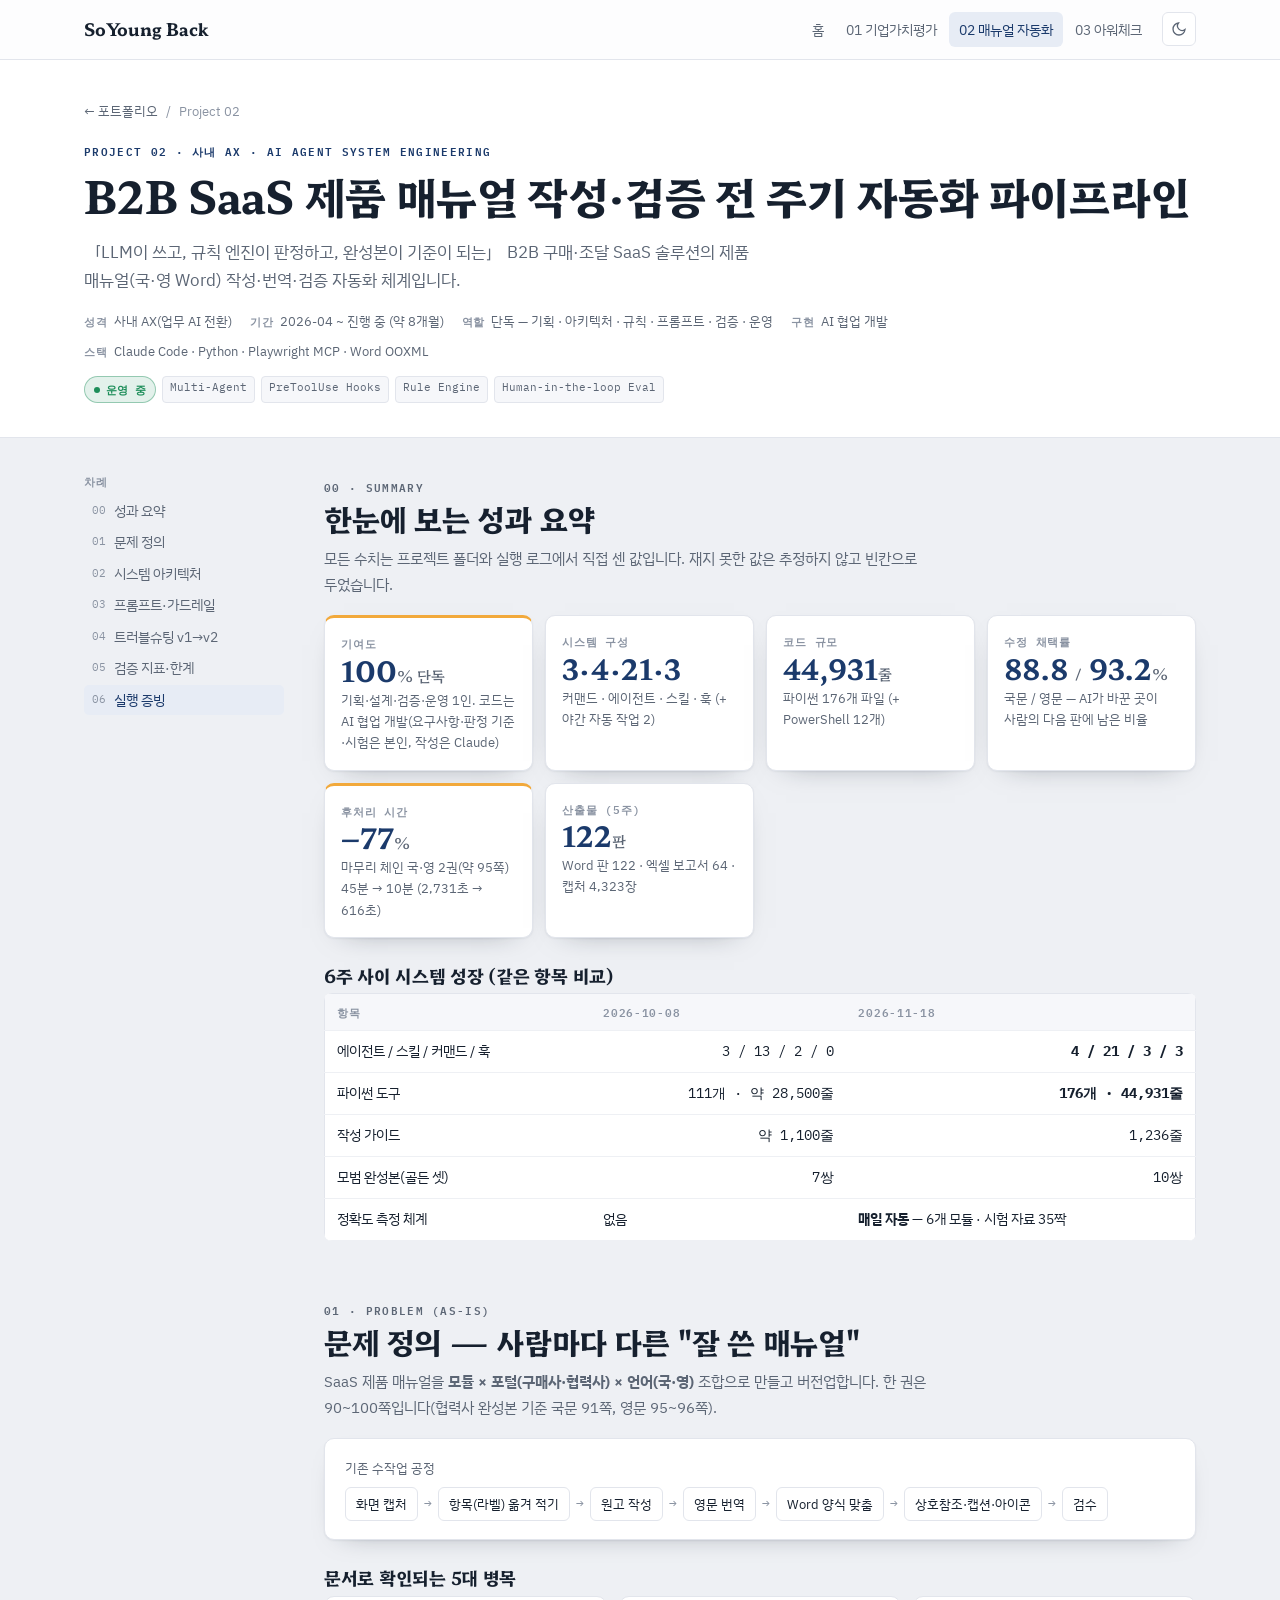
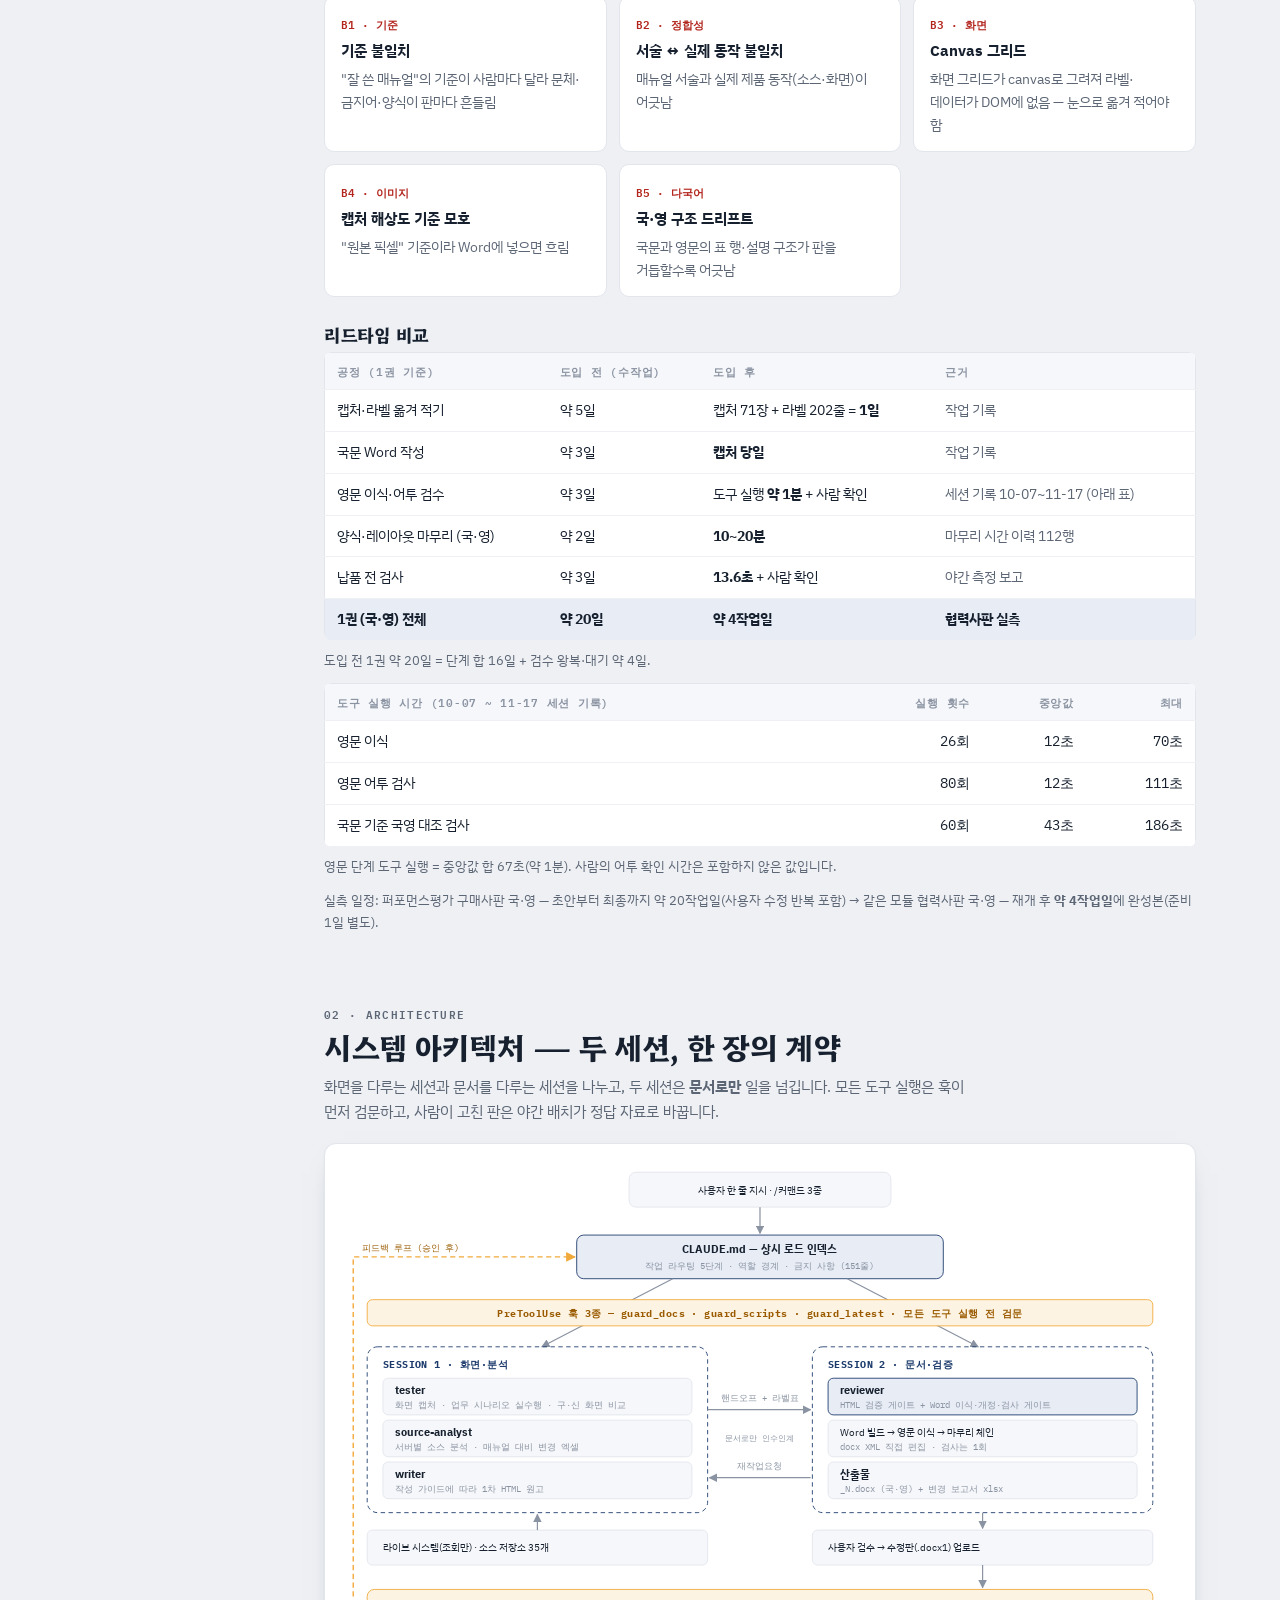
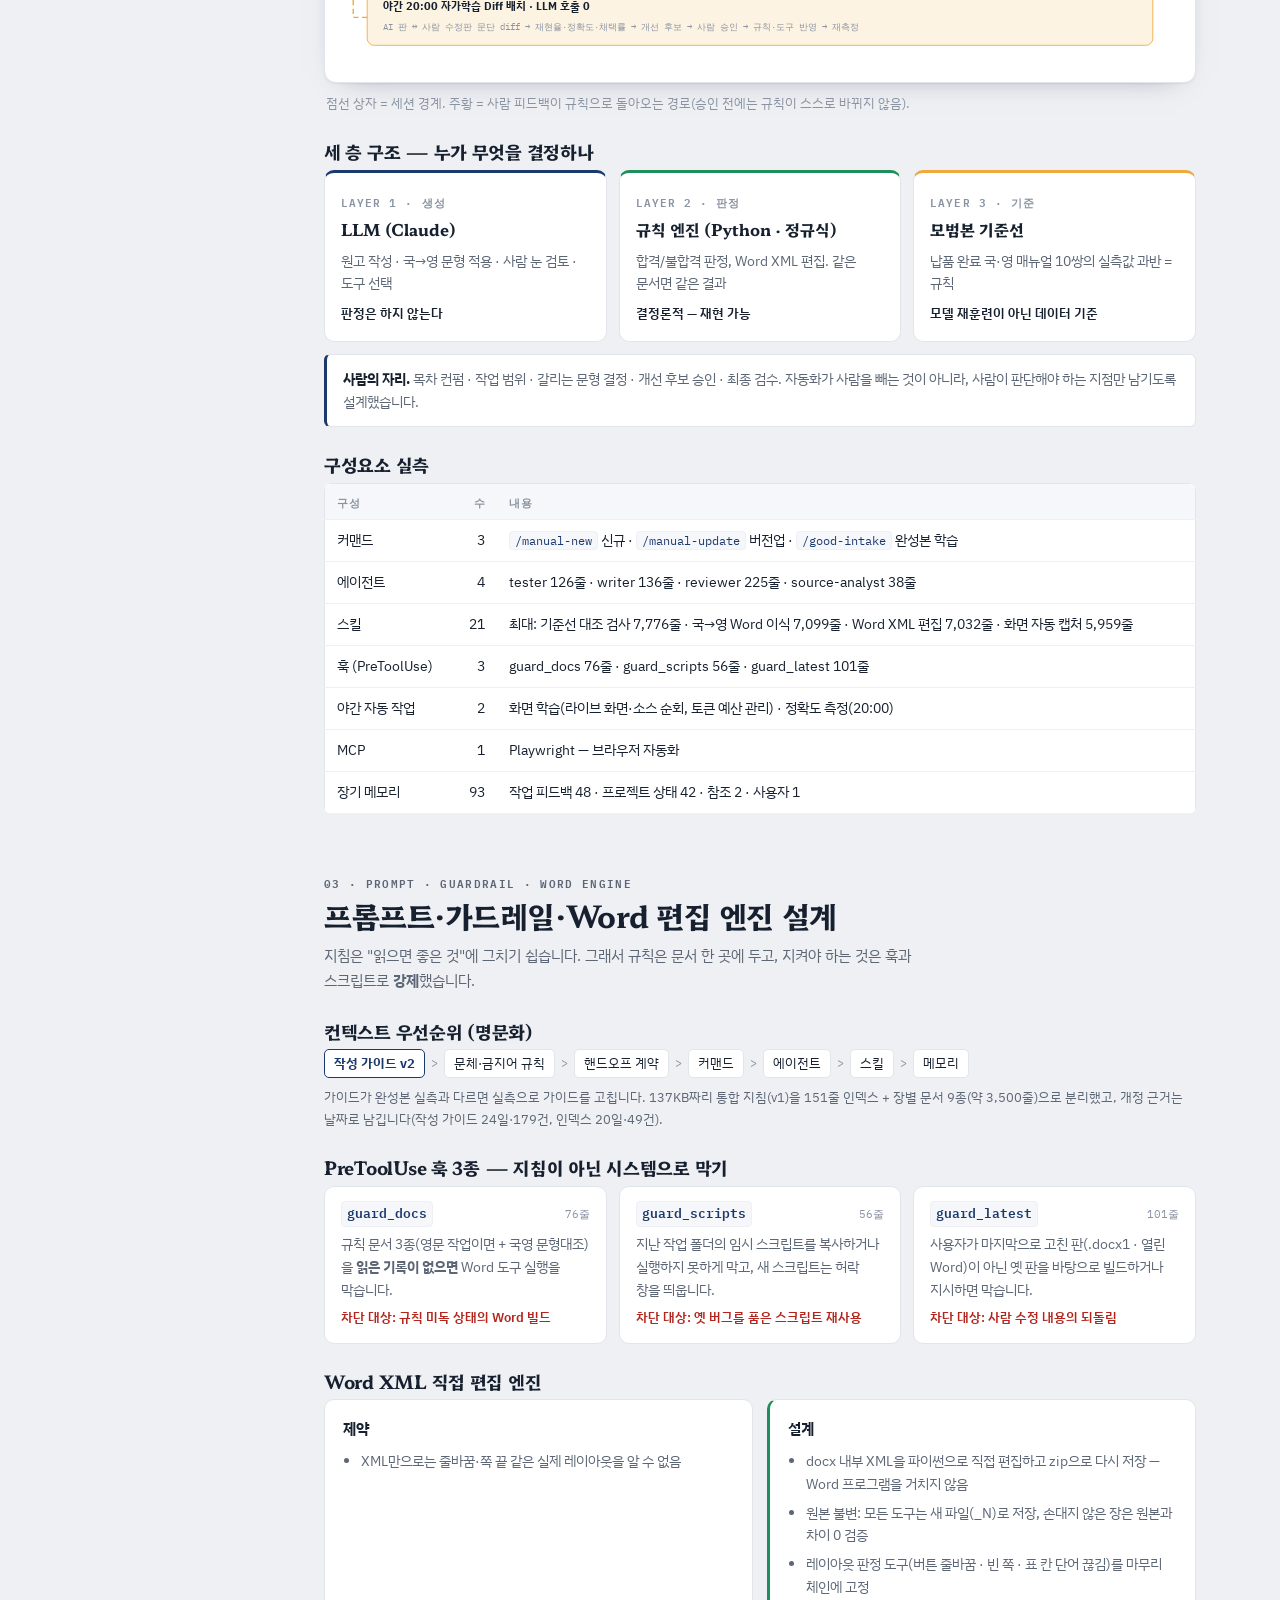
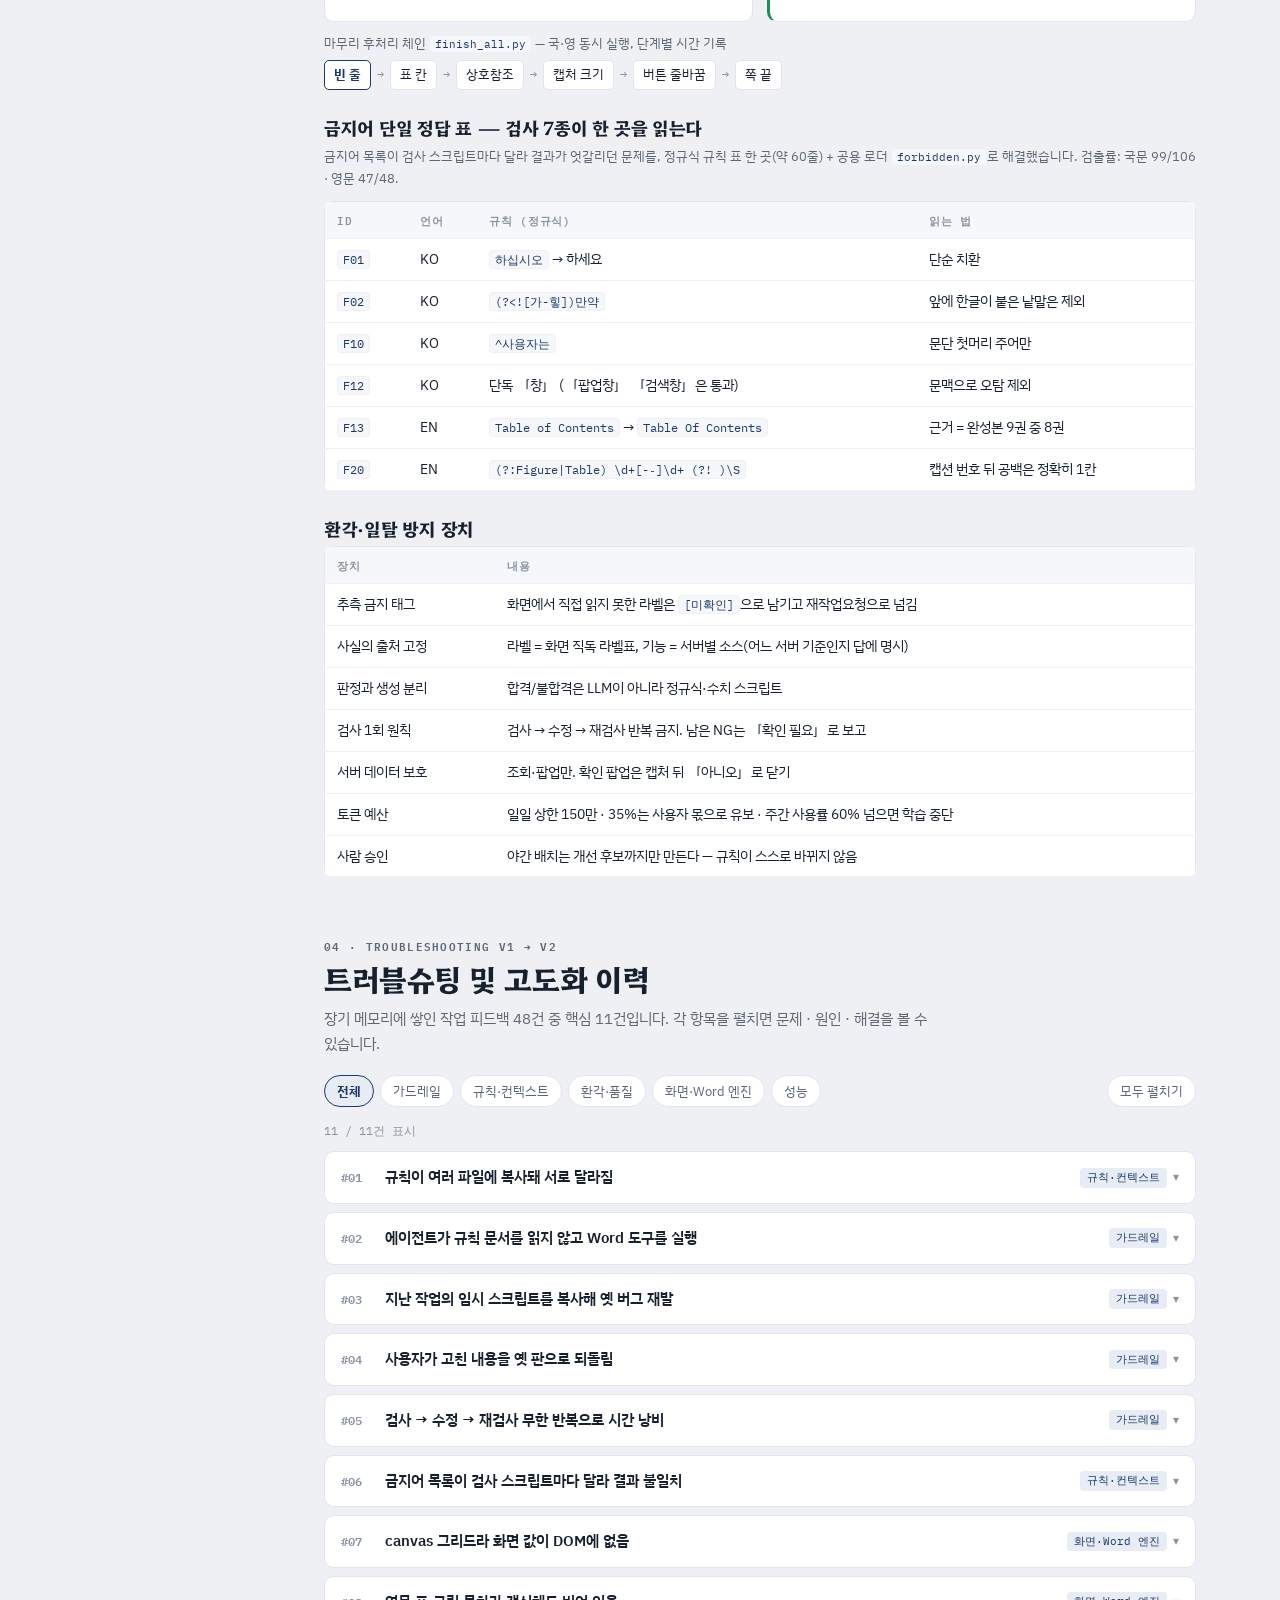
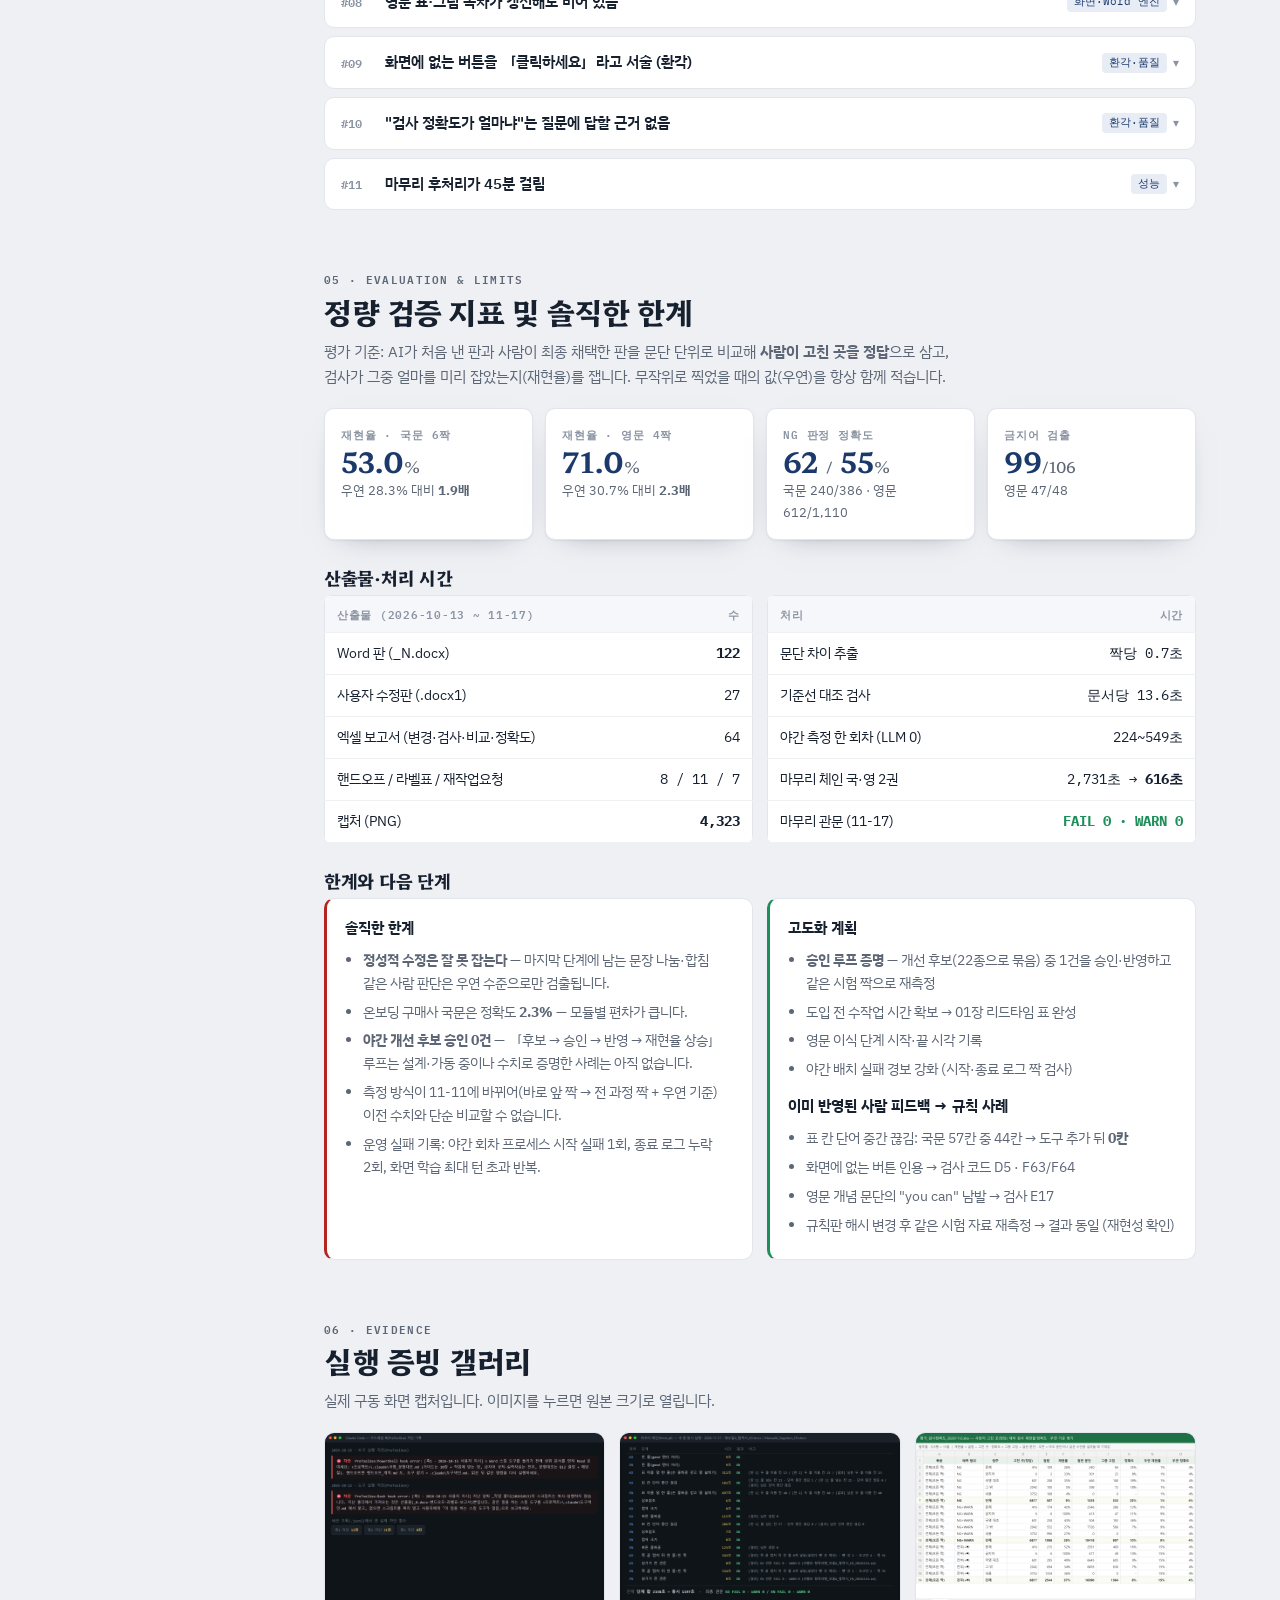
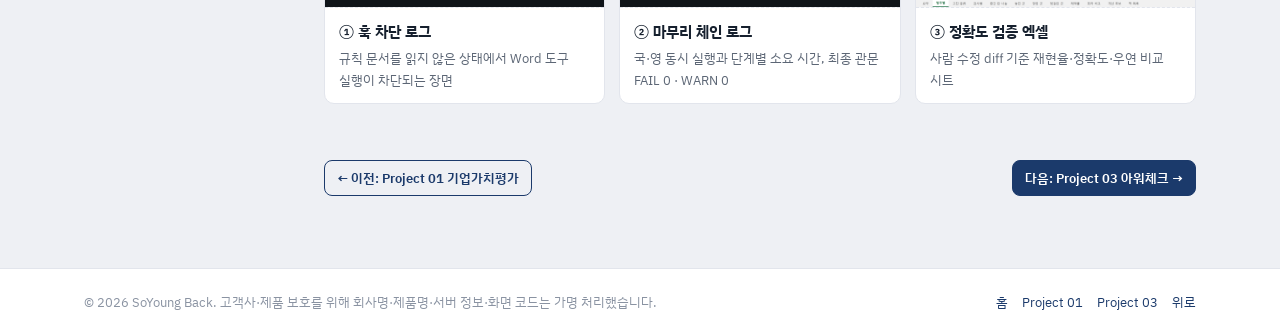
<file: project-manual-agent.html>
<!DOCTYPE html>
<html lang="ko">
<head>
  <meta charset="UTF-8" />
  <meta name="viewport" content="width=device-width, initial-scale=1.0" />
  <meta name="color-scheme" content="light dark" />
  <meta name="description" content="B2B SaaS 제품 매뉴얼 작성·검증 전 주기 자동화 파이프라인 — AI 멀티 에이전트 시스템 케이스 스터디" />
  <title>매뉴얼 자동화 에이전트 · SoYoung Back</title>
  <script>try{var t=localStorage.getItem('theme');if(t==='dark'||t==='light')document.documentElement.setAttribute('data-theme',t);}catch(e){}</script>
  <link rel="preconnect" href="https://fonts.googleapis.com" />
  <link rel="preconnect" href="https://fonts.gstatic.com" crossorigin />
  <link rel="stylesheet" href="https://fonts.googleapis.com/css2?family=Hahmlet:wght@500;700&family=IBM+Plex+Mono:wght@400;500;600&family=IBM+Plex+Sans+KR:wght@400;500;600;700&display=swap" />
  <link rel="stylesheet" href="style.css" />
</head>
<body>
  <header class="header">
    <div class="container header-inner">
      <a class="logo" href="index.html">SoYoung Back</a>
      <nav class="nav" aria-label="주 메뉴">
        <ul class="nav-list">
          <li><a href="index.html">홈</a></li>
          <li><a href="project-valuation.html">01 기업가치평가</a></li>
          <li><a href="project-manual-agent.html" aria-current="page">02 매뉴얼 자동화</a></li>
          <li><a href="project-ourcheck.html">03 아워체크</a></li>
        </ul>
        <div class="nav-tools">
          <button type="button" class="theme-btn" aria-label="다크 모드로 전환">
            <svg class="i-moon" viewBox="0 0 24 24" fill="none" stroke="currentColor" stroke-width="2" aria-hidden="true"><path d="M21 12.8A9 9 0 1 1 11.2 3a7 7 0 0 0 9.8 9.8z"/></svg>
            <svg class="i-sun" viewBox="0 0 24 24" fill="none" stroke="currentColor" stroke-width="2" aria-hidden="true"><circle cx="12" cy="12" r="4"/><path d="M12 2v2M12 20v2M4.9 4.9l1.4 1.4M17.7 17.7l1.4 1.4M2 12h2M20 12h2M4.9 19.1l1.4-1.4M17.7 6.3l1.4-1.4"/></svg>
          </button>
          <button class="nav-toggle" type="button" aria-label="메뉴 열기" aria-expanded="false"><span></span><span></span><span></span></button>
        </div>
      </nav>
    </div>
  </header>

  <main id="top">
    <section class="page-hero">
      <div class="container">
        <p class="crumb"><a href="index.html#featured">← 포트폴리오</a><span>/</span><span>Project 02</span></p>
        <p class="eyebrow">Project 02 · 사내 AX · AI Agent System Engineering</p>
        <h1>B2B SaaS 제품 매뉴얼 작성·검증 전 주기 자동화 파이프라인</h1>
        <p class="lede">「LLM이 쓰고, 규칙 엔진이 판정하고, 완성본이 기준이 되는」 B2B 구매·조달 SaaS 솔루션의 제품 매뉴얼(국·영 Word) 작성·번역·검증 자동화 체계입니다.</p>
        <div class="meta-row">
          <span><b>성격</b>사내 AX(업무 AI 전환)</span>
          <span><b>기간</b>2026-04 ~ 진행 중 (약 8개월)</span>
          <span><b>역할</b>단독 — 기획 · 아키텍처 · 규칙 · 프롬프트 · 검증 · 운영</span>
          <span><b>구현</b>AI 협업 개발</span>
          <span><b>스택</b>Claude Code · Python · Playwright MCP · Word OOXML</span>
        </div>
        <div class="tag-row" style="margin-top:14px">
          <span class="status-badge live">운영 중</span>
          <span class="tag">Multi-Agent</span><span class="tag">PreToolUse Hooks</span><span class="tag">Rule Engine</span><span class="tag">Human-in-the-loop Eval</span>
        </div>
      </div>
    </section>

    <div class="container doc-wrap">
      <nav class="toc" aria-label="페이지 목차">
        <h2>차례</h2>
        <ol>
          <li><a href="#s00"><span class="n">00</span>성과 요약</a></li>
          <li><a href="#s01"><span class="n">01</span>문제 정의</a></li>
          <li><a href="#s02"><span class="n">02</span>시스템 아키텍처</a></li>
          <li><a href="#s03"><span class="n">03</span>프롬프트·가드레일</a></li>
          <li><a href="#s04"><span class="n">04</span>트러블슈팅 v1→v2</a></li>
          <li><a href="#s05"><span class="n">05</span>검증 지표·한계</a></li>
          <li><a href="#s06"><span class="n">06</span>실행 증빙</a></li>
        </ol>
      </nav>

      <div class="doc-main">

        <!-- ───────── 00 ───────── -->
        <section id="s00" class="doc-section">
          <div class="sec-head">
            <p class="eyebrow">00 · Summary</p>
            <h2>한눈에 보는 성과 요약</h2>
            <p>모든 수치는 프로젝트 폴더와 실행 로그에서 직접 센 값입니다. 재지 못한 값은 추정하지 않고 빈칸으로 두었습니다.</p>
          </div>
          <div class="kpi-grid">
            <div class="kpi accent">
              <span class="k-label">기여도</span>
              <span class="k-value">100<small>% 단독</small></span>
              <span class="k-note">기획·설계·검증·운영 1인. 코드는 AI 협업 개발(요구사항·판정 기준·시험은 본인, 작성은 Claude)</span>
            </div>
            <div class="kpi">
              <span class="k-label">시스템 구성</span>
              <span class="k-value">3·4·21·3</span>
              <span class="k-note">커맨드 · 에이전트 · 스킬 · 훅 (+ 야간 자동 작업 2)</span>
            </div>
            <div class="kpi">
              <span class="k-label">코드 규모</span>
              <span class="k-value">44,931<small>줄</small></span>
              <span class="k-note">파이썬 176개 파일 (+ PowerShell 12개)</span>
            </div>
            <div class="kpi">
              <span class="k-label">수정 채택률</span>
              <span class="k-value">88.8 <small>/</small> 93.2<small>%</small></span>
              <span class="k-note">국문 / 영문 — AI가 바꾼 곳이 사람의 다음 판에 남은 비율</span>
            </div>
            <div class="kpi accent">
              <span class="k-label">후처리 시간</span>
              <span class="k-value">−77<small>%</small></span>
              <span class="k-note">마무리 체인 국·영 2권(약 95쪽) 45분 → 10분 (2,731초 → 616초)</span>
            </div>
            <div class="kpi">
              <span class="k-label">산출물 (5주)</span>
              <span class="k-value">122<small>판</small></span>
              <span class="k-note">Word 판 122 · 엑셀 보고서 64 · 캡처 4,323장</span>
            </div>
          </div>

          <h3>6주 사이 시스템 성장 (같은 항목 비교)</h3>
          <div class="tbl-scroll">
            <table class="plain mid">
              <thead><tr><th>항목</th><th>2026-10-08</th><th>2026-11-18</th></tr></thead>
              <tbody>
                <tr><td>에이전트 / 스킬 / 커맨드 / 훅</td><td class="num">3 / 13 / 2 / 0</td><td class="num"><b>4 / 21 / 3 / 3</b></td></tr>
                <tr><td>파이썬 도구</td><td class="num">111개 · 약 28,500줄</td><td class="num"><b>176개 · 44,931줄</b></td></tr>
                <tr><td>작성 가이드</td><td class="num">약 1,100줄</td><td class="num">1,236줄</td></tr>
                <tr><td>모범 완성본(골든 셋)</td><td class="num">7쌍</td><td class="num">10쌍</td></tr>
                <tr><td>정확도 측정 체계</td><td>없음</td><td><b>매일 자동</b> — 6개 모듈 · 시험 자료 35짝</td></tr>
              </tbody>
            </table>
          </div>
        </section>

        <!-- ───────── 01 ───────── -->
        <section id="s01" class="doc-section">
          <div class="sec-head">
            <p class="eyebrow">01 · Problem (As-Is)</p>
            <h2>문제 정의 — 사람마다 다른 "잘 쓴 매뉴얼"</h2>
            <p>SaaS 제품 매뉴얼을 <b>모듈 × 포털(구매사·협력사) × 언어(국·영)</b> 조합으로 만들고 버전업합니다. 한 권은 90~100쪽입니다(협력사 완성본 기준 국문 91쪽, 영문 95~96쪽).</p>
          </div>
          <div class="panel">
            <p class="small muted" style="margin-bottom:8px">기존 수작업 공정</p>
            <div class="process">
              <span class="step">화면 캡처</span><span class="arrow">→</span>
              <span class="step">항목(라벨) 옮겨 적기</span><span class="arrow">→</span>
              <span class="step">원고 작성</span><span class="arrow">→</span>
              <span class="step">영문 번역</span><span class="arrow">→</span>
              <span class="step">Word 양식 맞춤</span><span class="arrow">→</span>
              <span class="step">상호참조·캡션·아이콘</span><span class="arrow">→</span>
              <span class="step">검수</span>
            </div>
          </div>

          <h3>문서로 확인되는 5대 병목</h3>
          <div class="bottleneck-grid">
            <div class="bottleneck"><span class="b-no">B1 · 기준</span><h4>기준 불일치</h4><p>"잘 쓴 매뉴얼"의 기준이 사람마다 달라 문체·금지어·양식이 판마다 흔들림</p></div>
            <div class="bottleneck"><span class="b-no">B2 · 정합성</span><h4>서술 ↔ 실제 동작 불일치</h4><p>매뉴얼 서술과 실제 제품 동작(소스·화면)이 어긋남</p></div>
            <div class="bottleneck"><span class="b-no">B3 · 화면</span><h4>Canvas 그리드</h4><p>화면 그리드가 canvas로 그려져 라벨·데이터가 DOM에 없음 — 눈으로 옮겨 적어야 함</p></div>
            <div class="bottleneck"><span class="b-no">B4 · 이미지</span><h4>캡처 해상도 기준 모호</h4><p>"원본 픽셀" 기준이라 Word에 넣으면 흐림</p></div>
            <div class="bottleneck"><span class="b-no">B5 · 다국어</span><h4>국·영 구조 드리프트</h4><p>국문과 영문의 표 행·설명 구조가 판을 거듭할수록 어긋남</p></div>
          </div>

          <h3>리드타임 비교</h3>
          <div class="tbl-scroll">
            <table class="plain wide">
              <thead><tr><th>공정 (1권 기준)</th><th>도입 전 (수작업)</th><th>도입 후</th><th>근거</th></tr></thead>
              <tbody>
                <tr><td>캡처·라벨 옮겨 적기</td><td>약 5일</td><td>캡처 71장 + 라벨 202줄 = <b>1일</b></td><td class="muted">작업 기록</td></tr>
                <tr><td>국문 Word 작성</td><td>약 3일</td><td><b>캡처 당일</b></td><td class="muted">작업 기록</td></tr>
                <tr><td>영문 이식·어투 검수</td><td>약 3일</td><td>도구 실행 <b>약 1분</b> + 사람 확인</td><td class="muted">세션 기록 10-07~11-17 (아래 표)</td></tr>
                <tr><td>양식·레이아웃 마무리 (국·영)</td><td>약 2일</td><td><b>10~20분</b></td><td class="muted">마무리 시간 이력 112행</td></tr>
                <tr><td>납품 전 검사</td><td>약 3일</td><td><b>13.6초</b> + 사람 확인</td><td class="muted">야간 측정 보고</td></tr>
                <tr class="total"><td>1권 (국·영) 전체</td><td>약 20일</td><td>약 4작업일</td><td>협력사판 실측</td></tr>
              </tbody>
            </table>
          </div>
          <p class="small muted" style="margin-top:8px">도입 전 1권 약 20일 = 단계 합 16일 + 검수 왕복·대기 약 4일.</p>
          <div class="tbl-scroll" style="margin-top:12px">
            <table class="plain mid">
              <thead><tr><th>도구 실행 시간 (10-07 ~ 11-17 세션 기록)</th><th class="num">실행 횟수</th><th class="num">중앙값</th><th class="num">최대</th></tr></thead>
              <tbody>
                <tr><td>영문 이식</td><td class="num">26회</td><td class="num">12초</td><td class="num">70초</td></tr>
                <tr><td>영문 어투 검사</td><td class="num">80회</td><td class="num">12초</td><td class="num">111초</td></tr>
                <tr><td>국문 기준 국영 대조 검사</td><td class="num">60회</td><td class="num">43초</td><td class="num">186초</td></tr>
              </tbody>
            </table>
          </div>
          <p class="small muted" style="margin-top:8px">영문 단계 도구 실행 = 중앙값 합 67초(약 1분). 사람의 어투 확인 시간은 포함하지 않은 값입니다.</p>
          <p class="small muted" style="margin-top:8px">실측 일정: 퍼포먼스평가 구매사판 국·영 — 초안부터 최종까지 약 20작업일(사용자 수정 반복 포함) → 같은 모듈 협력사판 국·영 — 재개 후 <b>약 4작업일</b>에 완성본(준비 1일 별도).</p>
        </section>

        <!-- ───────── 02 ───────── -->
        <section id="s02" class="doc-section">
          <div class="sec-head">
            <p class="eyebrow">02 · Architecture</p>
            <h2>시스템 아키텍처 — 두 세션, 한 장의 계약</h2>
            <p>화면을 다루는 세션과 문서를 다루는 세션을 나누고, 두 세션은 <b>문서로만</b> 일을 넘깁니다. 모든 도구 실행은 훅이 먼저 검문하고, 사람이 고친 판은 야간 배치가 정답 자료로 바꿉니다.</p>
          </div>
          <p class="scroll-hint">← 좌우로 밀어서 보기 →</p>
          <div class="diagram">
            <svg viewBox="0 0 960 580" role="img" aria-label="아키텍처: 사용자 지시가 CLAUDE.md 라우팅을 거쳐 화면·분석 세션과 문서·검증 세션으로 나뉘고, 두 세션은 핸드오프 계약으로 연결되며, 사용자 수정판은 야간 20시 자가학습 Diff 배치를 거쳐 규칙 개선으로 돌아온다">
              <defs>
                <marker id="ah" viewBox="0 0 10 10" refX="9" refY="5" markerWidth="7" markerHeight="7" orient="auto-start-reverse"><path d="M0 0L10 5L0 10z" style="fill:var(--ink-3)"/></marker>
                <marker id="ah2" viewBox="0 0 10 10" refX="9" refY="5" markerWidth="7" markerHeight="7" orient="auto-start-reverse"><path d="M0 0L10 5L0 10z" style="fill:var(--accent)"/></marker>
              </defs>

              <!-- 입력 -->
              <rect class="box" x="330" y="14" width="300" height="40" rx="8"/>
              <text x="480" y="39" text-anchor="middle">사용자 한 줄 지시 · /커맨드 3종</text>
              <line x1="480" y1="54" x2="480" y2="84"/>

              <!-- 라우팅 -->
              <rect class="box p" x="270" y="86" width="420" height="50" rx="8"/>
              <text x="480" y="107" text-anchor="middle" class="h">CLAUDE.md — 상시 로드 인덱스</text>
              <text x="480" y="125" text-anchor="middle" class="s">작업 라우팅 5단계 · 역할 경계 · 금지 사항 (151줄)</text>

              <!-- 라우팅 화살 (훅 띠 아래로 지나감) -->
              <line x1="380" y1="136" x2="230" y2="214"/>
              <line x1="580" y1="136" x2="730" y2="214"/>
              <!-- 훅 띠 -->
              <rect class="box a" x="30" y="160" width="900" height="30" rx="6"/>
              <text x="480" y="180" text-anchor="middle" class="ta">PreToolUse 훅 3종 — guard_docs · guard_scripts · guard_latest · 모든 도구 실행 전 검문</text>

              <!-- 세션 ① -->
              <rect class="grp" x="30" y="214" width="390" height="190" rx="12"/>
              <text x="48" y="238" class="t">SESSION 1 · 화면·분석</text>
              <rect class="box" x="48" y="250" width="354" height="42" rx="6"/>
              <text x="62" y="268" class="h">tester</text><text x="62" y="284" class="s">화면 캡처 · 업무 시나리오 실수행 · 구·신 화면 비교</text>
              <rect class="box" x="48" y="298" width="354" height="42" rx="6"/>
              <text x="62" y="316" class="h">source-analyst</text><text x="62" y="332" class="s">서버별 소스 분석 · 매뉴얼 대비 변경 엑셀</text>
              <rect class="box" x="48" y="346" width="354" height="42" rx="6"/>
              <text x="62" y="364" class="h">writer</text><text x="62" y="380" class="s">작성 가이드에 따라 1차 HTML 원고</text>

              <!-- 세션 ② -->
              <rect class="grp" x="540" y="214" width="390" height="190" rx="12"/>
              <text x="558" y="238" class="t">SESSION 2 · 문서·검증</text>
              <rect class="box p" x="558" y="250" width="354" height="42" rx="6"/>
              <text x="572" y="268" class="h">reviewer</text><text x="572" y="284" class="s">HTML 검증 게이트 + Word 이식·개정·검사 게이트</text>
              <rect class="box" x="558" y="298" width="354" height="42" rx="6"/>
              <text x="572" y="316">Word 빌드 → 영문 이식 → 마무리 체인</text><text x="572" y="332" class="s">docx XML 직접 편집 · 검사는 1회</text>
              <rect class="box" x="558" y="346" width="354" height="42" rx="6"/>
              <text x="572" y="364" class="h">산출물</text><text x="572" y="380" class="s">_N.docx (국·영) + 변경 보고서 xlsx</text>

              <!-- 핸드오프 -->
              <text x="480" y="276" text-anchor="middle" class="s">핸드오프 + 라벨표</text>
              <line x1="420" y1="286" x2="538" y2="286"/>
              <text x="480" y="354" text-anchor="middle" class="s">재작업요청</text>
              <line x1="538" y1="364" x2="422" y2="364"/>
              <text x="480" y="322" text-anchor="middle" class="s" style="font-size:9.5px">문서로만 인수인계</text>

              <!-- 소스 -->
              <rect class="box" x="30" y="424" width="390" height="40" rx="6"/>
              <text x="48" y="448">라이브 시스템(조회만) · 소스 저장소 35개</text>
              <line x1="225" y1="424" x2="225" y2="406"/>

              <!-- 사용자 검수 -->
              <rect class="box" x="540" y="424" width="390" height="40" rx="6"/>
              <text x="558" y="448">사용자 검수 → 수정판(.docx1) 업로드</text>
              <line x1="735" y1="404" x2="735" y2="422"/>
              <line x1="735" y1="464" x2="735" y2="490"/>

              <!-- 야간 배치 -->
              <rect class="box a" x="30" y="492" width="900" height="64" rx="8"/>
              <text x="48" y="516" class="h">야간 20:00 자가학습 Diff 배치 · LLM 호출 0</text>
              <text x="48" y="538" class="s">AI 판 ↔ 사람 수정판 문단 diff → 재현율·정확도·채택률 → 개선 후보 → 사람 승인 → 규칙·도구 반영 → 재측정</text>
              <path class="loop" d="M30 524 H14 V111 H268"/>
              <text x="24" y="104" class="s" style="fill:var(--cond-ink)">피드백 루프 (승인 후)</text>
            </svg>
          </div>
          <p class="diagram-caption">점선 상자 = 세션 경계. 주황 = 사람 피드백이 규칙으로 돌아오는 경로(승인 전에는 규칙이 스스로 바뀌지 않음).</p>

          <h3>세 층 구조 — 누가 무엇을 결정하나</h3>
          <div class="layer-grid">
            <div class="layer">
              <span class="l-tag">Layer 1 · 생성</span>
              <h4>LLM (Claude)</h4>
              <p>원고 작성 · 국→영 문형 적용 · 사람 눈 검토 · 도구 선택</p>
              <p class="l-rule">판정은 하지 않는다</p>
            </div>
            <div class="layer l2">
              <span class="l-tag">Layer 2 · 판정</span>
              <h4>규칙 엔진 (Python · 정규식)</h4>
              <p>합격/불합격 판정, Word XML 편집. 같은 문서면 같은 결과</p>
              <p class="l-rule">결정론적 — 재현 가능</p>
            </div>
            <div class="layer l3">
              <span class="l-tag">Layer 3 · 기준</span>
              <h4>모범본 기준선</h4>
              <p>납품 완료 국·영 매뉴얼 10쌍의 실측값 과반 = 규칙</p>
              <p class="l-rule">모델 재훈련이 아닌 데이터 기준</p>
            </div>
          </div>
          <div class="callout info" style="margin-top:12px"><b>사람의 자리.</b> 목차 컨펌 · 작업 범위 · 갈리는 문형 결정 · 개선 후보 승인 · 최종 검수. 자동화가 사람을 빼는 것이 아니라, 사람이 판단해야 하는 지점만 남기도록 설계했습니다.</div>

          <h3>구성요소 실측</h3>
          <div class="tbl-scroll">
            <table class="plain mid">
              <thead><tr><th>구성</th><th class="num">수</th><th>내용</th></tr></thead>
              <tbody>
                <tr><td>커맨드</td><td class="num">3</td><td><code>/manual-new</code> 신규 · <code>/manual-update</code> 버전업 · <code>/good-intake</code> 완성본 학습</td></tr>
                <tr><td>에이전트</td><td class="num">4</td><td>tester 126줄 · writer 136줄 · reviewer 225줄 · source-analyst 38줄</td></tr>
                <tr><td>스킬</td><td class="num">21</td><td>최대: 기준선 대조 검사 7,776줄 · 국→영 Word 이식 7,099줄 · Word XML 편집 7,032줄 · 화면 자동 캡처 5,959줄</td></tr>
                <tr><td>훅 (PreToolUse)</td><td class="num">3</td><td>guard_docs 76줄 · guard_scripts 56줄 · guard_latest 101줄</td></tr>
                <tr><td>야간 자동 작업</td><td class="num">2</td><td>화면 학습(라이브 화면·소스 순회, 토큰 예산 관리) · 정확도 측정(20:00)</td></tr>
                <tr><td>MCP</td><td class="num">1</td><td>Playwright — 브라우저 자동화</td></tr>
                <tr><td>장기 메모리</td><td class="num">93</td><td>작업 피드백 48 · 프로젝트 상태 42 · 참조 2 · 사용자 1</td></tr>
              </tbody>
            </table>
          </div>
        </section>

        <!-- ───────── 03 ───────── -->
        <section id="s03" class="doc-section">
          <div class="sec-head">
            <p class="eyebrow">03 · Prompt · Guardrail · Word Engine</p>
            <h2>프롬프트·가드레일·Word 편집 엔진 설계</h2>
            <p>지침은 "읽으면 좋은 것"에 그치기 쉽습니다. 그래서 규칙은 문서 한 곳에 두고, 지켜야 하는 것은 훅과 스크립트로 <b>강제</b>했습니다.</p>
          </div>

          <h3>컨텍스트 우선순위 (명문화)</h3>
          <div class="chain">
            <span>작성 가이드 v2</span><i>&gt;</i><span>문체·금지어 규칙</span><i>&gt;</i><span>핸드오프 계약</span><i>&gt;</i><span>커맨드</span><i>&gt;</i><span>에이전트</span><i>&gt;</i><span>스킬</span><i>&gt;</i><span>메모리</span>
          </div>
          <p class="small muted" style="margin-top:8px">가이드가 완성본 실측과 다르면 실측으로 가이드를 고칩니다. 137KB짜리 통합 지침(v1)을 151줄 인덱스 + 장별 문서 9종(약 3,500줄)으로 분리했고, 개정 근거는 날짜로 남깁니다(작성 가이드 24일·179건, 인덱스 20일·49건).</p>

          <h3>PreToolUse 훅 3종 — 지침이 아닌 시스템으로 막기</h3>
          <div class="hook-grid">
            <article class="hook">
              <header><code>guard_docs</code><span class="lines">76줄</span></header>
              <p>규칙 문서 3종(영문 작업이면 + 국영 문형대조)을 <b>읽은 기록이 없으면</b> Word 도구 실행을 막습니다.</p>
              <span class="block">차단 대상: 규칙 미독 상태의 Word 빌드</span>
            </article>
            <article class="hook">
              <header><code>guard_scripts</code><span class="lines">56줄</span></header>
              <p>지난 작업 폴더의 임시 스크립트를 복사하거나 실행하지 못하게 막고, 새 스크립트는 허락 창을 띄웁니다.</p>
              <span class="block">차단 대상: 옛 버그를 품은 스크립트 재사용</span>
            </article>
            <article class="hook">
              <header><code>guard_latest</code><span class="lines">101줄</span></header>
              <p>사용자가 마지막으로 고친 판(.docx1 · 열린 Word)이 아닌 옛 판을 바탕으로 빌드하거나 지시하면 막습니다.</p>
              <span class="block">차단 대상: 사람 수정 내용의 되돌림</span>
            </article>
          </div>

          <h3>Word XML 직접 편집 엔진</h3>
          <div class="two-up">
            <div class="list-card">
              <h4>제약</h4>
              <ul>
                <li>XML만으로는 줄바꿈·쪽 끝 같은 실제 레이아웃을 알 수 없음</li>
              </ul>
            </div>
            <div class="list-card plan">
              <h4>설계</h4>
              <ul>
                <li>docx 내부 XML을 파이썬으로 직접 편집하고 zip으로 다시 저장 — Word 프로그램을 거치지 않음</li>
                <li>원본 불변: 모든 도구는 새 파일(_N)로 저장, 손대지 않은 장은 원본과 차이 0 검증</li>
                <li>레이아웃 판정 도구(버튼 줄바꿈 · 빈 쪽 · 표 칸 단어 끊김)를 마무리 체인에 고정</li>
              </ul>
            </div>
          </div>
          <p class="small muted" style="margin:10px 0 6px">마무리 후처리 체인 <code>finish_all.py</code> — 국·영 동시 실행, 단계별 시간 기록</p>
          <div class="chain">
            <span>빈 줄</span><i>→</i><span>표 칸</span><i>→</i><span>상호참조</span><i>→</i><span>캡처 크기</span><i>→</i><span>버튼 줄바꿈</span><i>→</i><span>쪽 끝</span>
          </div>

          <h3>금지어 단일 정답 표 — 검사 7종이 한 곳을 읽는다</h3>
          <p class="small muted">금지어 목록이 검사 스크립트마다 달라 결과가 엇갈리던 문제를, 정규식 규칙 표 한 곳(약 60줄) + 공용 로더 <code>forbidden.py</code>로 해결했습니다. 검출률: 국문 99/106 · 영문 47/48.</p>
          <div class="tbl-scroll">
            <table class="plain wide">
              <thead><tr><th>ID</th><th>언어</th><th>규칙 (정규식)</th><th>읽는 법</th></tr></thead>
              <tbody>
                <tr><td><code>F01</code></td><td>KO</td><td><code>하십시오</code> → 하세요</td><td>단순 치환</td></tr>
                <tr><td><code>F02</code></td><td>KO</td><td><code>(?&lt;![가-힣])만약</code></td><td>앞에 한글이 붙은 낱말은 제외</td></tr>
                <tr><td><code>F10</code></td><td>KO</td><td><code>^사용자는 </code></td><td>문단 첫머리 주어만</td></tr>
                <tr><td><code>F12</code></td><td>KO</td><td>단독 「창」 (「팝업창」 「검색창」은 통과)</td><td>문맥으로 오탐 제외</td></tr>
                <tr><td><code>F13</code></td><td>EN</td><td><code>Table of Contents</code> → <code>Table Of Contents</code></td><td>근거 = 완성본 9권 중 8권</td></tr>
                <tr><td><code>F20</code></td><td>EN</td><td><code>(?:Figure|Table) \d+[-‑]\d+ (?! )\S</code></td><td>캡션 번호 뒤 공백은 정확히 1칸</td></tr>
              </tbody>
            </table>
          </div>

          <h3>환각·일탈 방지 장치</h3>
          <div class="tbl-scroll">
            <table class="plain mid">
              <thead><tr><th>장치</th><th>내용</th></tr></thead>
              <tbody>
                <tr><td>추측 금지 태그</td><td>화면에서 직접 읽지 못한 라벨은 <code>[미확인]</code>으로 남기고 재작업요청으로 넘김</td></tr>
                <tr><td>사실의 출처 고정</td><td>라벨 = 화면 직독 라벨표, 기능 = 서버별 소스(어느 서버 기준인지 답에 명시)</td></tr>
                <tr><td>판정과 생성 분리</td><td>합격/불합격은 LLM이 아니라 정규식·수치 스크립트</td></tr>
                <tr><td>검사 1회 원칙</td><td>검사 → 수정 → 재검사 반복 금지. 남은 NG는 「확인 필요」로 보고</td></tr>
                <tr><td>서버 데이터 보호</td><td>조회·팝업만. 확인 팝업은 캡처 뒤 「아니오」로 닫기</td></tr>
                <tr><td>토큰 예산</td><td>일일 상한 150만 · 35%는 사용자 몫으로 유보 · 주간 사용률 60% 넘으면 학습 중단</td></tr>
                <tr><td>사람 승인</td><td>야간 배치는 개선 후보까지만 만든다 — 규칙이 스스로 바뀌지 않음</td></tr>
              </tbody>
            </table>
          </div>
        </section>

        <!-- ───────── 04 ───────── -->
        <section id="s04" class="doc-section">
          <div class="sec-head">
            <p class="eyebrow">04 · Troubleshooting v1 → v2</p>
            <h2>트러블슈팅 및 고도화 이력</h2>
            <p>장기 메모리에 쌓인 작업 피드백 48건 중 핵심 11건입니다. 각 항목을 펼치면 문제 · 원인 · 해결을 볼 수 있습니다.</p>
          </div>
          <div class="filter-bar" data-filter-group="cases" role="group" aria-label="사례 분류 필터">
            <button type="button" class="chip is-active" data-filter="all" aria-pressed="true">전체</button>
            <button type="button" class="chip" data-filter="guard" aria-pressed="false">가드레일</button>
            <button type="button" class="chip" data-filter="rule" aria-pressed="false">규칙·컨텍스트</button>
            <button type="button" class="chip" data-filter="quality" aria-pressed="false">환각·품질</button>
            <button type="button" class="chip" data-filter="engine" aria-pressed="false">화면·Word 엔진</button>
            <button type="button" class="chip" data-filter="perf" aria-pressed="false">성능</button>
            <button type="button" class="chip" data-acc-toggle="cases" style="margin-left:auto">모두 펼치기</button>
          </div>
          <p class="filter-count" data-filter-count="cases"></p>
          <div class="acc" id="cases">
            <details class="acc-item" data-cat="rule">
              <summary><span class="acc-no">#01</span><span class="acc-title">규칙이 여러 파일에 복사돼 서로 달라짐</span><span class="acc-meta"><span class="acc-cat">규칙·컨텍스트</span><span class="acc-caret">▾</span></span></summary>
              <div class="acc-body"><div><b>원인</b>에이전트·스킬마다 규칙을 따로 적음</div><div class="fix"><b>해결 (v2)</b>규칙 본체는 가이드 한 곳, 나머지는 「해당 장을 읽고 동작」 + 우선순위 명문화</div><div><b>효과</b>규칙 변경 지점이 1곳으로</div><span class="date">2026-09-02~</span></div>
            </details>
            <details class="acc-item" data-cat="guard">
              <summary><span class="acc-no">#02</span><span class="acc-title">에이전트가 규칙 문서를 읽지 않고 Word 도구를 실행</span><span class="acc-meta"><span class="acc-cat">가드레일</span><span class="acc-caret">▾</span></span></summary>
              <div class="acc-body"><div><b>원인</b>지침만으로는 강제할 수 없음</div><div class="fix"><b>해결 (v2)</b>PreToolUse 훅 — 문서를 읽은 기록이 없으면 차단 (guard_docs)</div><div><b>효과</b>규칙 미독 빌드 원천 차단</div><span class="date">2026-10-15</span></div>
            </details>
            <details class="acc-item" data-cat="guard">
              <summary><span class="acc-no">#03</span><span class="acc-title">지난 작업의 임시 스크립트를 복사해 옛 버그 재발</span><span class="acc-meta"><span class="acc-cat">가드레일</span><span class="acc-caret">▾</span></span></summary>
              <div class="acc-body"><div><b>원인</b>에이전트가 편한 길을 택함</div><div class="fix"><b>해결 (v2)</b>훅으로 차단 + 「도구가 없으면 짜지 말고 보고하거나 기존 스킬 확장을 제안」</div><div><b>효과</b>도구가 스킬 안으로 모임</div><span class="date">2026-10-15, 10-26</span></div>
            </details>
            <details class="acc-item" data-cat="guard">
              <summary><span class="acc-no">#04</span><span class="acc-title">사용자가 고친 내용을 옛 판으로 되돌림</span><span class="acc-meta"><span class="acc-cat">가드레일</span><span class="acc-caret">▾</span></span></summary>
              <div class="acc-body"><div><b>원인</b>옛 판을 바탕으로 다음 판을 빌드</div><div class="fix"><b>해결 (v2)</b>훅 3 guard_latest — 사용자 최신 판(.docx1 · 열린 Word) 바탕만 허용</div><div><b>효과</b>사람 수정이 다음 판에 보존</div><span class="date">2026-11-16</span></div>
            </details>
            <details class="acc-item" data-cat="guard">
              <summary><span class="acc-no">#05</span><span class="acc-title">검사 → 수정 → 재검사 무한 반복으로 시간 낭비</span><span class="acc-meta"><span class="acc-cat">가드레일</span><span class="acc-caret">▾</span></span></summary>
              <div class="acc-body"><div><b>원인</b>종료 조건 없음</div><div class="fix"><b>해결 (v2)</b>검사는 1회, 남은 NG는 「확인 필요」로 보고</div><div><b>효과</b>작업 시간 상한 확보</div><span class="date">2026-10-19</span></div>
            </details>
            <details class="acc-item" data-cat="rule">
              <summary><span class="acc-no">#06</span><span class="acc-title">금지어 목록이 검사 스크립트마다 달라 결과 불일치</span><span class="acc-meta"><span class="acc-cat">규칙·컨텍스트</span><span class="acc-caret">▾</span></span></summary>
              <div class="acc-body"><div><b>원인</b>목록 중복</div><div class="fix"><b>해결 (v2)</b>기계 판독 표 한 곳 + 공용 로더 forbidden.py</div><div><b>효과</b>검사 7종이 같은 정답 사용</div><span class="date">2026-10-08</span></div>
            </details>
            <details class="acc-item" data-cat="engine">
              <summary><span class="acc-no">#07</span><span class="acc-title">canvas 그리드라 화면 값이 DOM에 없음</span><span class="acc-meta"><span class="acc-cat">화면·Word 엔진</span><span class="acc-caret">▾</span></span></summary>
              <div class="acc-body"><div><b>원인</b>UI 프레임워크 특성</div><div class="fix"><b>해결 (v2)</b>그리드 데이터 제공자를 직접 읽기 + 야간 화면 학습으로 조작 지식 베이스 축적</div><div><b>효과</b>성공 47 · 실패 51 경로 누적</div><span class="date">2026-08~</span></div>
            </details>
            <details class="acc-item" data-cat="engine">
              <summary><span class="acc-no">#08</span><span class="acc-title">영문 표·그림 목차가 갱신해도 비어 있음</span><span class="acc-meta"><span class="acc-cat">화면·Word 엔진</span><span class="acc-caret">▾</span></span></summary>
              <div class="acc-body"><div><b>원인</b>영문판 캡션이 필드가 아닌 수동 글자(필드 0개) — 처음엔 라벨 불일치로 오진</div><div class="fix"><b>해결 (v2)</b>캡션에 필드 삽입, 오진 과정을 메모리에 기록</div><div><b>효과</b>같은 오진 재발 방지</div><span class="date">—</span></div>
            </details>
            <details class="acc-item" data-cat="quality">
              <summary><span class="acc-no">#09</span><span class="acc-title">화면에 없는 버튼을 「클릭하세요」라고 서술 (환각)</span><span class="acc-meta"><span class="acc-cat">환각·품질</span><span class="acc-caret">▾</span></span></summary>
              <div class="acc-body"><div><b>원인</b>정형문 관성</div><div class="fix"><b>해결 (v2)</b>버튼 인용 전 화면·라벨표 확인 + 검사 코드 추가 (D5 · F63/F64)</div><div><b>효과</b>규칙 엔진이 환각 문장 검출</div><span class="date">2026-11-17</span></div>
            </details>
            <details class="acc-item" data-cat="quality">
              <summary><span class="acc-no">#10</span><span class="acc-title">"검사 정확도가 얼마냐"는 질문에 답할 근거 없음</span><span class="acc-meta"><span class="acc-cat">환각·품질</span><span class="acc-caret">▾</span></span></summary>
              <div class="acc-body"><div><b>원인</b>정답 자료 부재</div><div class="fix"><b>해결 (v2)</b>「사람이 고친 곳 = 정답」 diff 평가 + 우연 기준 병기</div><div><b>효과</b>매일 자동 측정 (05장)</div><span class="date">2026-11-09~</span></div>
            </details>
            <details class="acc-item" data-cat="perf">
              <summary><span class="acc-no">#11</span><span class="acc-title">마무리 후처리가 45분 걸림</span><span class="acc-meta"><span class="acc-cat">성능</span><span class="acc-caret">▾</span></span></summary>
              <div class="acc-body"><div><b>원인</b>국·영 직렬 실행</div><div class="fix"><b>해결 (v2)</b>finish_all.py 국·영 동시 실행 + 단계별 시간 기록</div><div><b>효과</b>2,731초 → 616초 (−77%)</div><span class="date">2026-11-11 → 11-17</span></div>
            </details>
          </div>
        </section>

        <!-- ───────── 05 ───────── -->
        <section id="s05" class="doc-section">
          <div class="sec-head">
            <p class="eyebrow">05 · Evaluation &amp; Limits</p>
            <h2>정량 검증 지표 및 솔직한 한계</h2>
            <p>평가 기준: AI가 처음 낸 판과 사람이 최종 채택한 판을 문단 단위로 비교해 <b>사람이 고친 곳을 정답</b>으로 삼고, 검사가 그중 얼마를 미리 잡았는지(재현율)를 잽니다. 무작위로 찍었을 때의 값(우연)을 항상 함께 적습니다.</p>
          </div>

          <div class="kpi-grid">
            <div class="kpi"><span class="k-label">재현율 · 국문 6짝</span><span class="k-value">53.0<small>%</small></span><span class="k-note">우연 28.3% 대비 <b>1.9배</b></span></div>
            <div class="kpi"><span class="k-label">재현율 · 영문 4짝</span><span class="k-value">71.0<small>%</small></span><span class="k-note">우연 30.7% 대비 <b>2.3배</b></span></div>
            <div class="kpi"><span class="k-label">NG 판정 정확도</span><span class="k-value">62 <small>/</small> 55<small>%</small></span><span class="k-note">국문 240/386 · 영문 612/1,110</span></div>
            <div class="kpi"><span class="k-label">금지어 검출</span><span class="k-value">99<small>/106</small></span><span class="k-note">영문 47/48</span></div>
          </div>


          <h3>산출물·처리 시간</h3>
          <div class="two-up">
            <div class="tbl-scroll">
              <table class="plain">
                <thead><tr><th>산출물 (2026-10-13 ~ 11-17)</th><th class="num">수</th></tr></thead>
                <tbody>
                  <tr><td>Word 판 (_N.docx)</td><td class="num"><b>122</b></td></tr>
                  <tr><td>사용자 수정판 (.docx1)</td><td class="num">27</td></tr>
                  <tr><td>엑셀 보고서 (변경·검사·비교·정확도)</td><td class="num">64</td></tr>
                  <tr><td>핸드오프 / 라벨표 / 재작업요청</td><td class="num">8 / 11 / 7</td></tr>
                  <tr><td>캡처 (PNG)</td><td class="num"><b>4,323</b></td></tr>
                </tbody>
              </table>
            </div>
            <div class="tbl-scroll">
              <table class="plain">
                <thead><tr><th>처리</th><th class="num">시간</th></tr></thead>
                <tbody>
                  <tr><td>문단 차이 추출</td><td class="num">짝당 0.7초</td></tr>
                  <tr><td>기준선 대조 검사</td><td class="num">문서당 13.6초</td></tr>
                  <tr><td>야간 측정 한 회차 (LLM 0)</td><td class="num">224~549초</td></tr>
                  <tr><td>마무리 체인 국·영 2권</td><td class="num">2,731초 → <b>616초</b></td></tr>
                  <tr><td>마무리 관문 (11-17)</td><td class="num ok">FAIL 0 · WARN 0</td></tr>
                </tbody>
              </table>
            </div>
          </div>

          <h3>한계와 다음 단계</h3>
          <div class="two-up">
            <div class="list-card limit">
              <h4>솔직한 한계</h4>
              <ul>
                <li><b>정성적 수정은 잘 못 잡는다</b> — 마지막 단계에 남는 문장 나눔·합침 같은 사람 판단은 우연 수준으로만 검출됩니다.</li>
                <li>온보딩 구매사 국문은 정확도 <b>2.3%</b> — 모듈별 편차가 큽니다.</li>
                <li><b>야간 개선 후보 승인 0건</b> — 「후보 → 승인 → 반영 → 재현율 상승」 루프는 설계·가동 중이나 수치로 증명한 사례는 아직 없습니다.</li>
                <li>측정 방식이 11-11에 바뀌어(바로 앞 짝 → 전 과정 짝 + 우연 기준) 이전 수치와 단순 비교할 수 없습니다.</li>
                <li>운영 실패 기록: 야간 회차 프로세스 시작 실패 1회, 종료 로그 누락 2회, 화면 학습 최대 턴 초과 반복.</li>
              </ul>
            </div>
            <div class="list-card plan">
              <h4>고도화 계획</h4>
              <ul>
                <li><b>승인 루프 증명</b> — 개선 후보(22종으로 묶음) 중 1건을 승인·반영하고 같은 시험 짝으로 재측정</li>
                <li>도입 전 수작업 시간 확보 → 01장 리드타임 표 완성</li>
                <li>영문 이식 단계 시작·끝 시각 기록</li>
                <li>야간 배치 실패 경보 강화 (시작·종료 로그 짝 검사)</li>
              </ul>
              <h4 style="margin-top:12px">이미 반영된 사람 피드백 → 규칙 사례</h4>
              <ul>
                <li>표 칸 단어 중간 끊김: 국문 57칸 중 44칸 → 도구 추가 뒤 <b>0칸</b></li>
                <li>화면에 없는 버튼 인용 → 검사 코드 D5 · F63/F64</li>
                <li>영문 개념 문단의 "you can" 남발 → 검사 E17</li>
                <li>규칙판 해시 변경 후 같은 시험 자료 재측정 → 결과 동일 (재현성 확인)</li>
              </ul>
            </div>
          </div>
        </section>

        <!-- ───────── 06 ───────── -->
        <section id="s06" class="doc-section">
          <div class="sec-head">
            <p class="eyebrow">06 · Evidence</p>
            <h2>실행 증빙 갤러리</h2>
            <p>실제 구동 화면 캡처입니다. 이미지를 누르면 원본 크기로 열립니다.</p>
          </div>
          <div class="ph-grid">
            <figure class="ph-card" style="margin:0">
              <div class="ph-frame" data-src="assets/demo/agent-01-hook-block.png" data-alt="훅이 Word 도구 실행을 차단한 로그">
                <span><span class="ph-icon" aria-hidden="true">⛔</span>캡처 준비 중</span>
              </div>
              <figcaption class="ph-cap"><h4>① 훅 차단 로그</h4><p>규칙 문서를 읽지 않은 상태에서 Word 도구 실행이 차단되는 장면</p></figcaption>
            </figure>
            <figure class="ph-card" style="margin:0">
              <div class="ph-frame" data-src="assets/demo/agent-02-finish-chain.png" data-alt="마무리 체인 실행 로그">
                <span><span class="ph-icon" aria-hidden="true">⏱</span>캡처 준비 중</span>
              </div>
              <figcaption class="ph-cap"><h4>② 마무리 체인 로그</h4><p>국·영 동시 실행과 단계별 소요 시간, 최종 관문 FAIL 0 · WARN 0</p></figcaption>
            </figure>
            <figure class="ph-card" style="margin:0">
              <div class="ph-frame" data-src="assets/demo/agent-03-accuracy-sheet.png" data-alt="정확도 검증 엑셀 시트">
                <span><span class="ph-icon" aria-hidden="true">📊</span>캡처 준비 중</span>
              </div>
              <figcaption class="ph-cap"><h4>③ 정확도 검증 엑셀</h4><p>사람 수정 diff 기준 재현율·정확도·우연 비교 시트</p></figcaption>
            </figure>
          </div>
        </section>

        <div style="display:flex;justify-content:space-between;flex-wrap:wrap;gap:10px">
          <a class="btn ghost small" href="project-valuation.html">← 이전: Project 01 기업가치평가</a>
          <a class="btn primary small" href="project-ourcheck.html">다음: Project 03 아워체크 →</a>
        </div>
      </div>
    </div>
  </main>

  <footer class="footer">
    <div class="container footer-inner">
      <p>© <span id="year"></span> SoYoung Back. 고객사·제품 보호를 위해 회사명·제품명·서버 정보·화면 코드는 가명 처리했습니다.</p>
      <div class="footer-links"><a href="index.html">홈</a><a href="project-valuation.html">Project 01</a><a href="project-ourcheck.html">Project 03</a><a href="#top">위로</a></div>
    </div>
  </footer>
  <script src="site.js"></script>
</body>
</html>
</file>
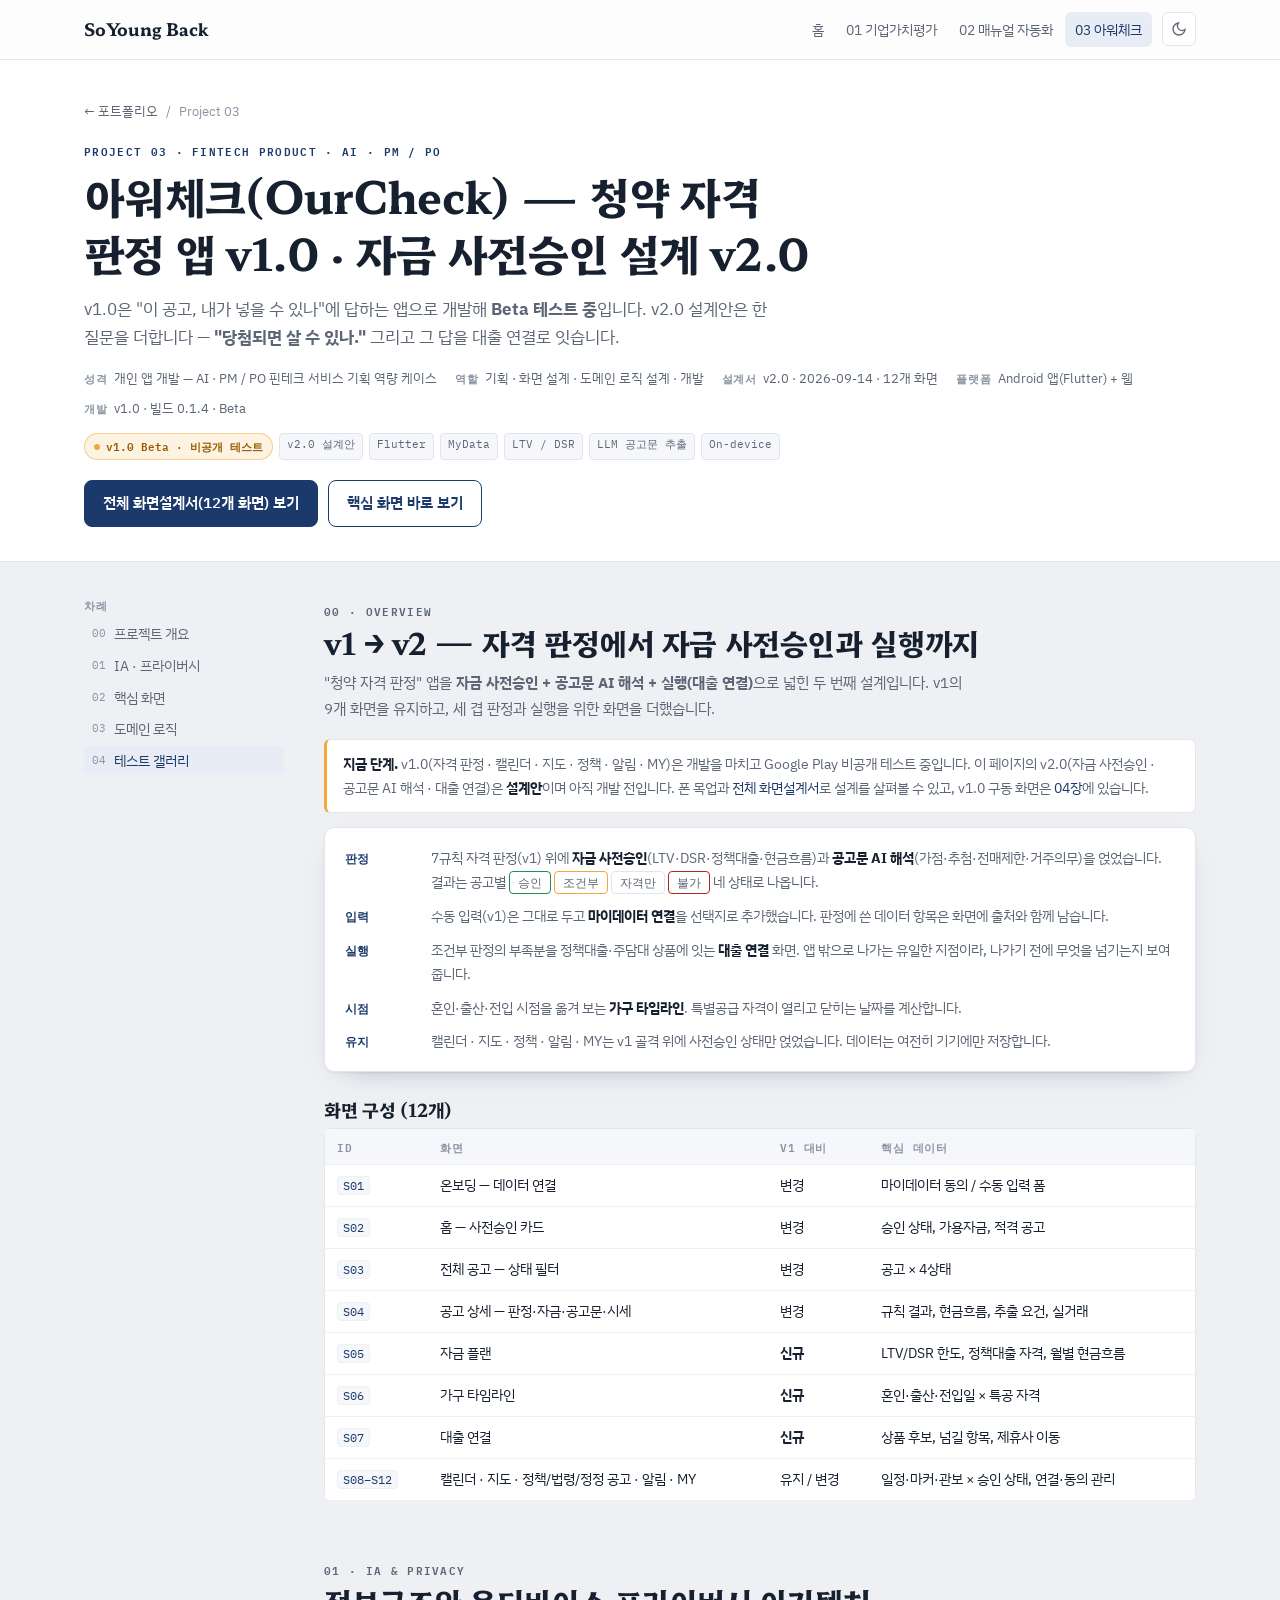
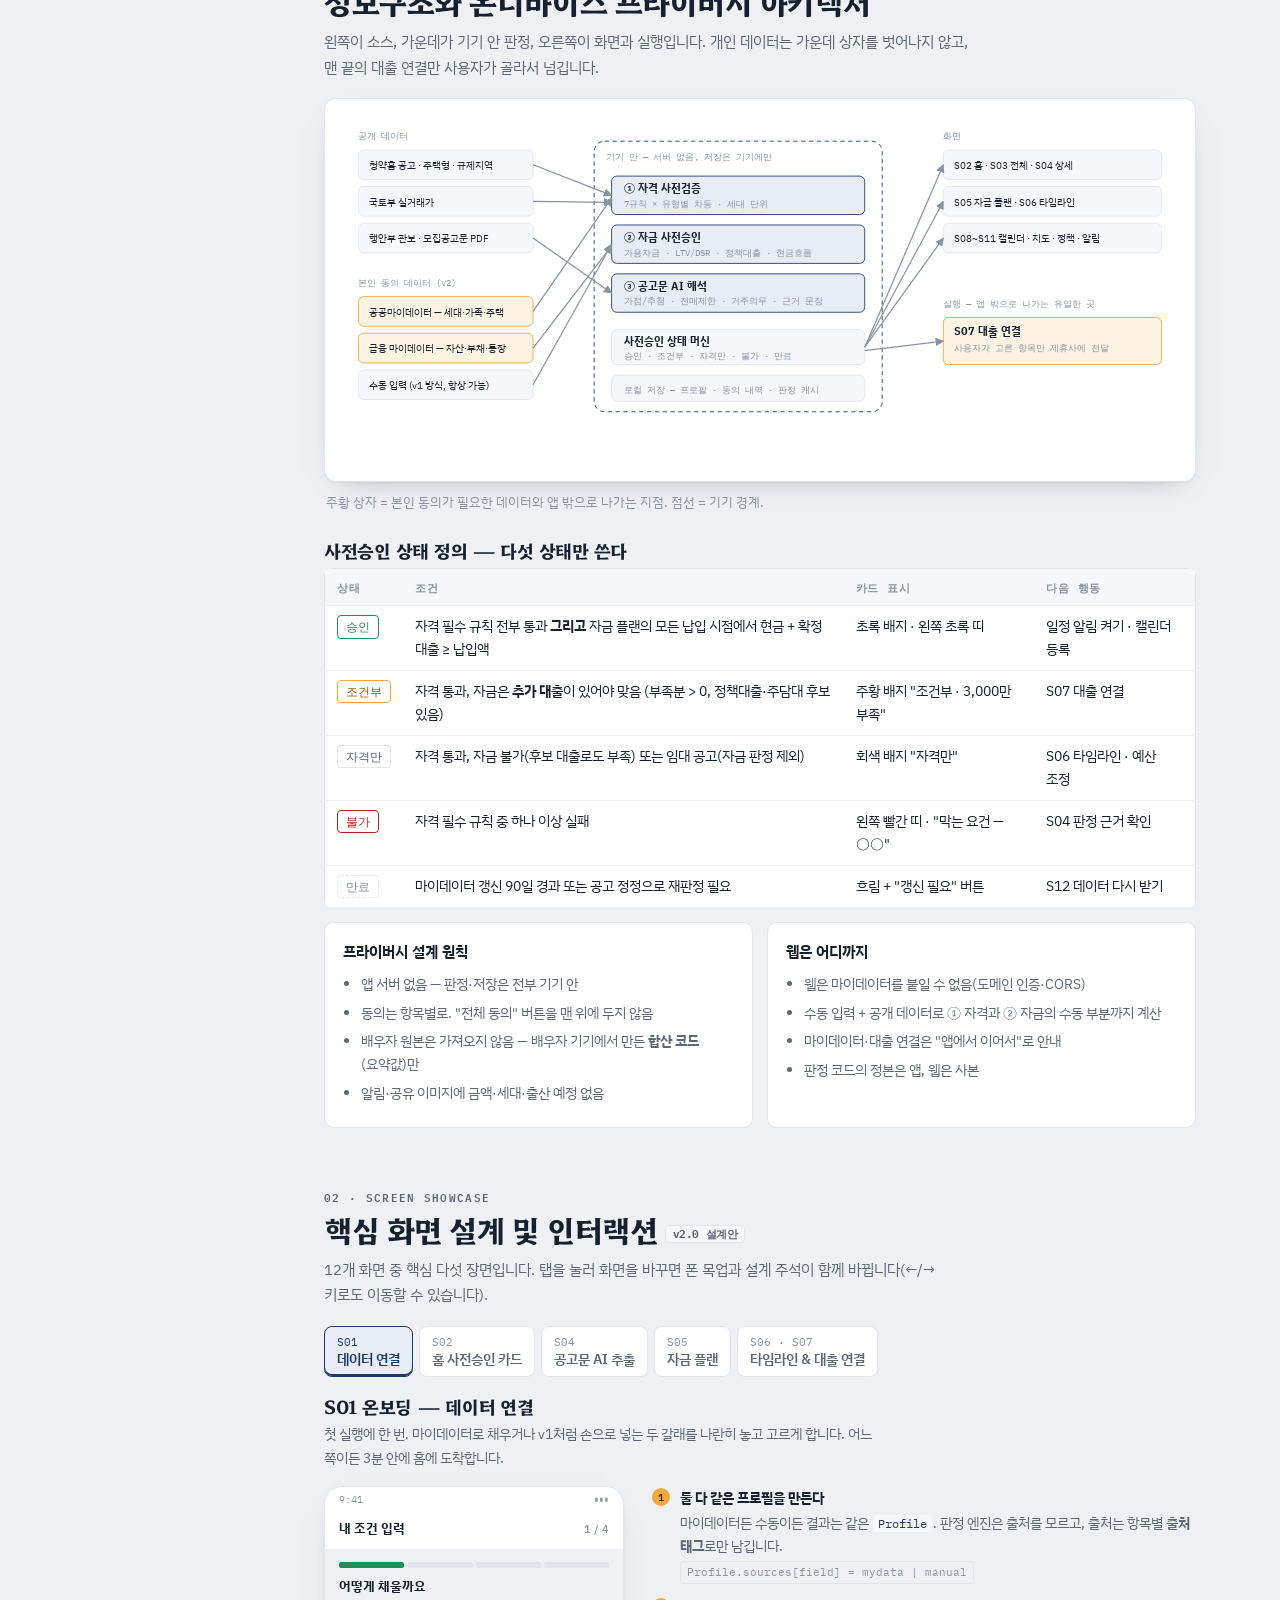
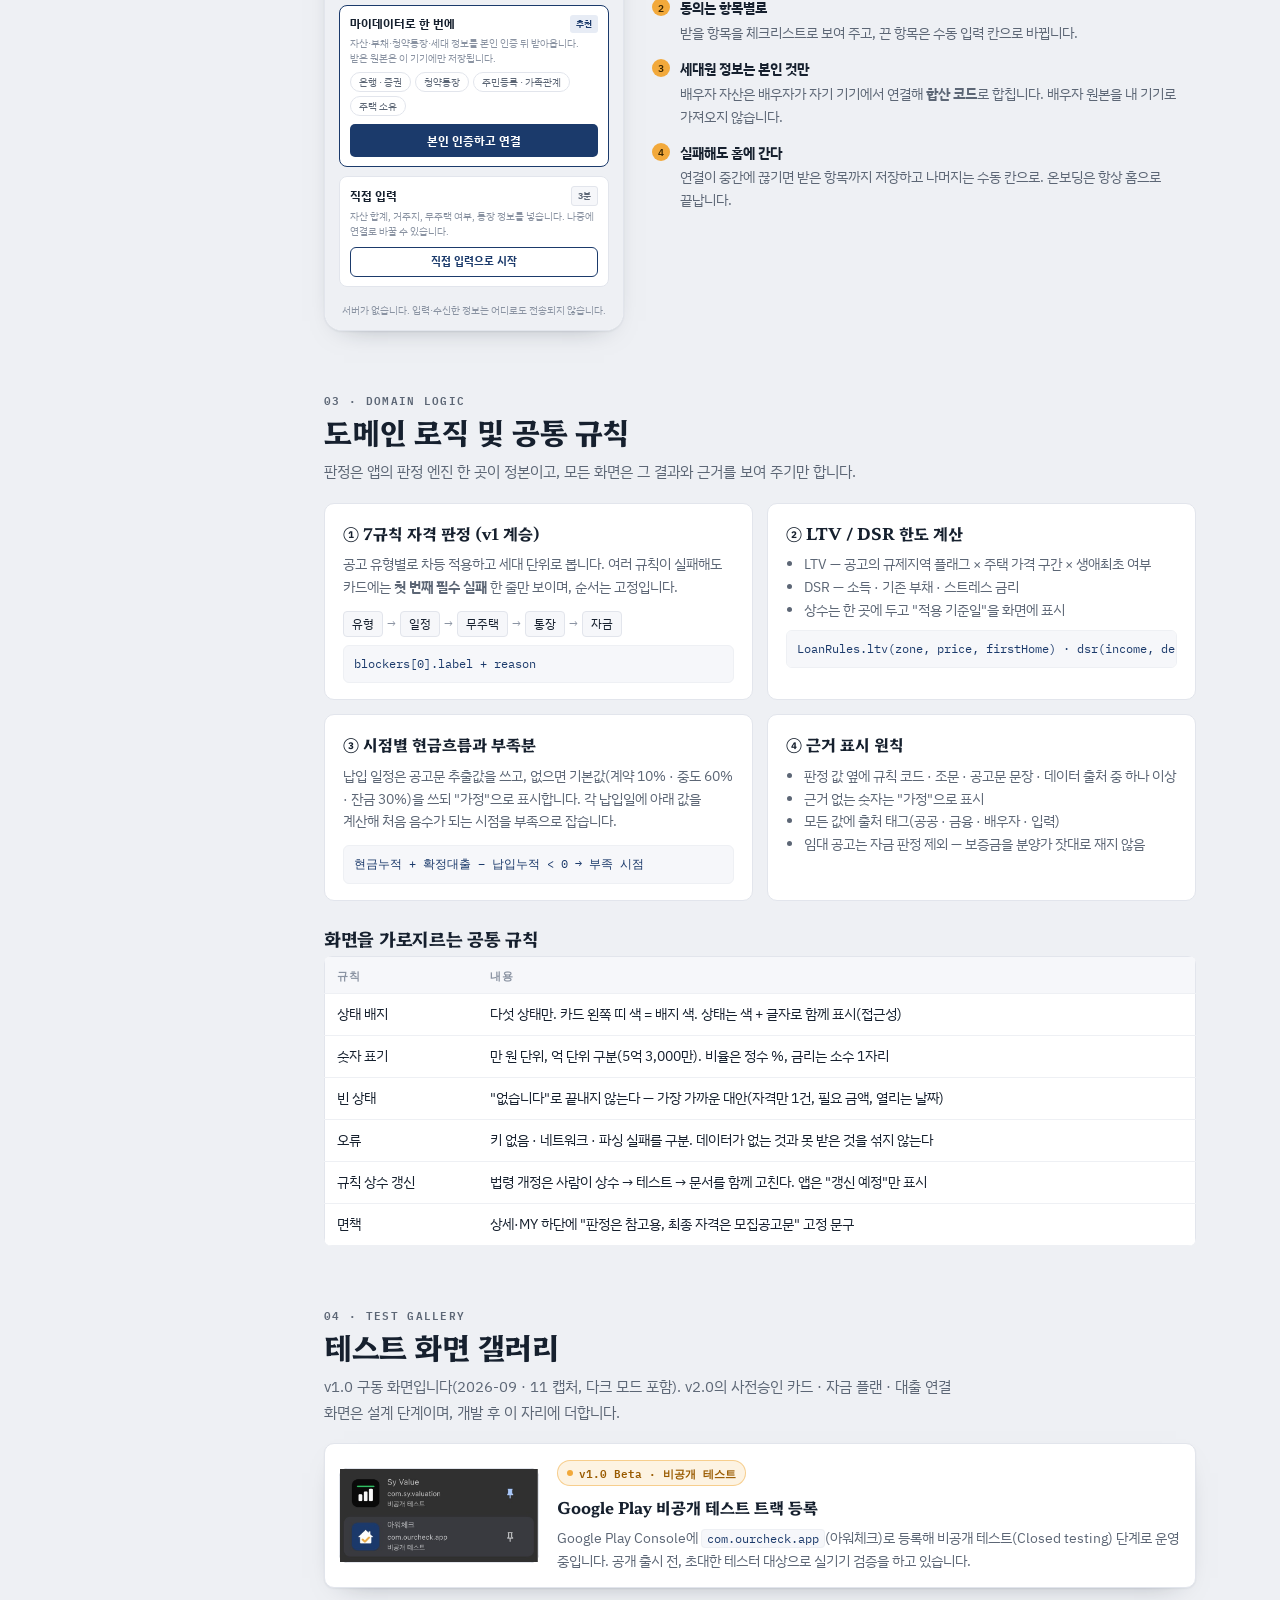
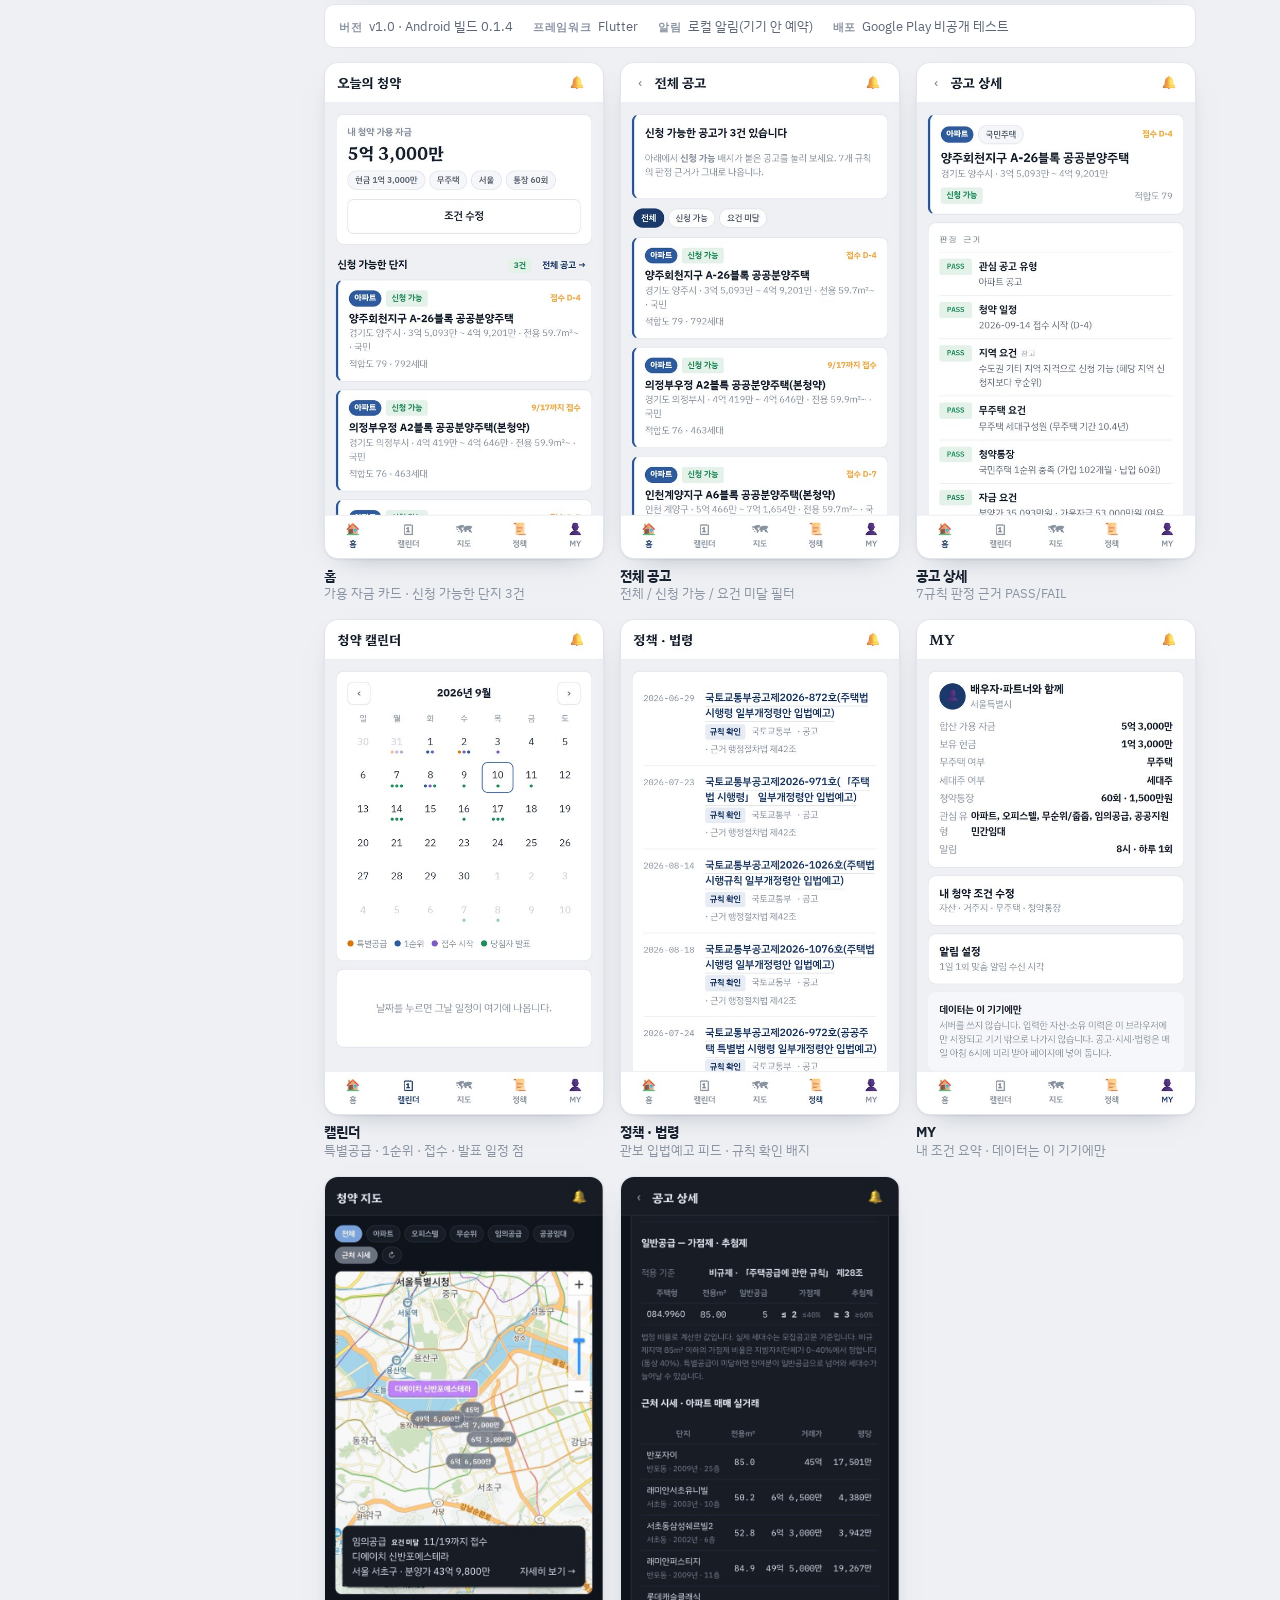
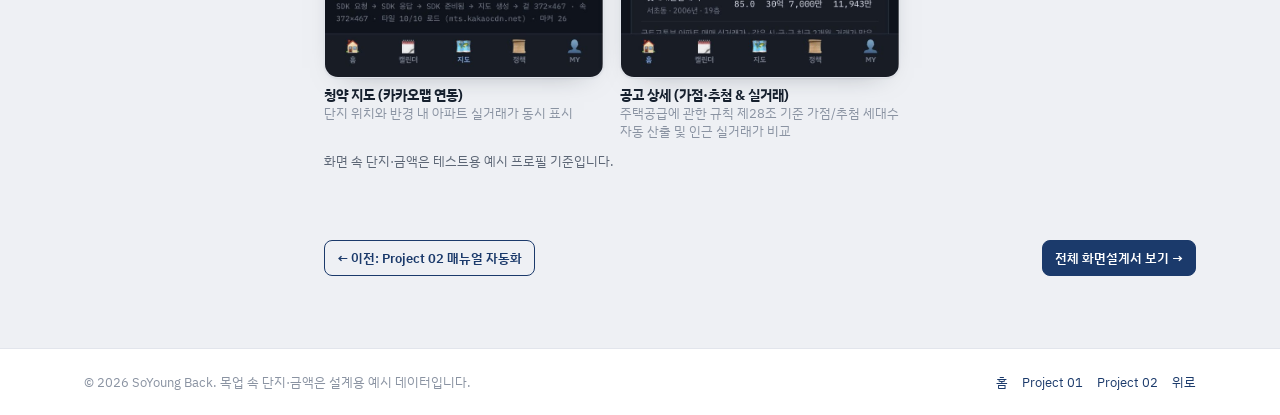
<file: project-ourcheck.html>
<!DOCTYPE html>
<html lang="ko">
<head>
  <meta charset="UTF-8" />
  <meta name="viewport" content="width=device-width, initial-scale=1.0" />
  <meta name="color-scheme" content="light dark" />
  <meta name="description" content="아워체크 v2.0 — 청약 사전승인 및 자금 플랜 앱/웹 기획·설계·개발 케이스 스터디" />
  <title>아워체크 · SoYoung Back</title>
  <script>try{var t=localStorage.getItem('theme');if(t==='dark'||t==='light')document.documentElement.setAttribute('data-theme',t);}catch(e){}</script>
  <link rel="preconnect" href="https://fonts.googleapis.com" />
  <link rel="preconnect" href="https://fonts.gstatic.com" crossorigin />
  <link rel="stylesheet" href="https://fonts.googleapis.com/css2?family=Hahmlet:wght@500;700&family=IBM+Plex+Mono:wght@400;500;600&family=IBM+Plex+Sans+KR:wght@400;500;600;700&display=swap" />
  <link rel="stylesheet" href="style.css" />
  <link rel="stylesheet" href="ourcheck.css" />
</head>
<body>
  <header class="header">
    <div class="container header-inner">
      <a class="logo" href="index.html">SoYoung Back</a>
      <nav class="nav" aria-label="주 메뉴">
        <ul class="nav-list">
          <li><a href="index.html">홈</a></li>
          <li><a href="project-valuation.html">01 기업가치평가</a></li>
          <li><a href="project-manual-agent.html">02 매뉴얼 자동화</a></li>
          <li><a href="project-ourcheck.html" aria-current="page">03 아워체크</a></li>
        </ul>
        <div class="nav-tools">
          <button type="button" class="theme-btn" aria-label="다크 모드로 전환">
            <svg class="i-moon" viewBox="0 0 24 24" fill="none" stroke="currentColor" stroke-width="2" aria-hidden="true"><path d="M21 12.8A9 9 0 1 1 11.2 3a7 7 0 0 0 9.8 9.8z"/></svg>
            <svg class="i-sun" viewBox="0 0 24 24" fill="none" stroke="currentColor" stroke-width="2" aria-hidden="true"><circle cx="12" cy="12" r="4"/><path d="M12 2v2M12 20v2M4.9 4.9l1.4 1.4M17.7 17.7l1.4 1.4M2 12h2M20 12h2M4.9 19.1l1.4-1.4M17.7 6.3l1.4-1.4"/></svg>
          </button>
          <button class="nav-toggle" type="button" aria-label="메뉴 열기" aria-expanded="false"><span></span><span></span><span></span></button>
        </div>
      </nav>
    </div>
  </header>

  <main id="top">
    <section class="page-hero">
      <div class="container">
        <p class="crumb"><a href="index.html#featured">← 포트폴리오</a><span>/</span><span>Project 03</span></p>
        <p class="eyebrow">Project 03 · FinTech Product · AI · PM / PO</p>
        <h1>아워체크(OurCheck) — 청약 자격 판정 앱 v1.0 · 자금 사전승인 설계 v2.0</h1>
        <p class="lede">v1.0은 "이 공고, 내가 넣을 수 있나"에 답하는 앱으로 개발해 <b>Beta 테스트 중</b>입니다. v2.0 설계안은 한 질문을 더합니다 — <b>"당첨되면 살 수 있나."</b> 그리고 그 답을 대출 연결로 잇습니다.</p>
        <div class="meta-row">
          <span><b>성격</b>개인 앱 개발 — AI · PM / PO 핀테크 서비스 기획 역량 케이스</span>
          <span><b>역할</b>기획 · 화면 설계 · 도메인 로직 설계 · 개발</span>
          <span><b>설계서</b>v2.0 · 2026-09-14 · 12개 화면</span>
          <span><b>플랫폼</b>Android 앱(Flutter) + 웹</span>
          <span><b>개발</b>v1.0 · 빌드 0.1.4 · Beta</span>
        </div>
        <div class="tag-row" style="margin-top:14px">
          <span class="status-badge">v1.0 Beta · 비공개 테스트</span>
          <span class="tag">v2.0 설계안</span>
          <span class="tag">Flutter</span><span class="tag">MyData</span><span class="tag">LTV / DSR</span><span class="tag">LLM 공고문 추출</span><span class="tag">On-device</span>
        </div>
        <div class="hero-cta">
          <a class="btn primary" href="ourcheck-screens-v2.html">전체 화면설계서(12개 화면) 보기</a>
          <a class="btn ghost" href="#s02">핵심 화면 바로 보기</a>
        </div>
      </div>
    </section>

    <div class="container doc-wrap">
      <nav class="toc" aria-label="페이지 목차">
        <h2>차례</h2>
        <ol>
          <li><a href="#s00"><span class="n">00</span>프로젝트 개요</a></li>
          <li><a href="#s01"><span class="n">01</span>IA · 프라이버시</a></li>
          <li><a href="#s02"><span class="n">02</span>핵심 화면</a></li>
          <li><a href="#s03"><span class="n">03</span>도메인 로직</a></li>
          <li><a href="#s04"><span class="n">04</span>테스트 갤러리</a></li>
        </ol>
      </nav>

      <div class="doc-main">

        <!-- ───────── 00 ───────── -->
        <section id="s00" class="doc-section">
          <div class="sec-head">
            <p class="eyebrow">00 · Overview</p>
            <h2>v1 → v2 — 자격 판정에서 자금 사전승인과 실행까지</h2>
            <p>"청약 자격 판정" 앱을 <b>자금 사전승인 + 공고문 AI 해석 + 실행(대출 연결)</b>으로 넓힌 두 번째 설계입니다. v1의 9개 화면을 유지하고, 세 겹 판정과 실행을 위한 화면을 더했습니다.</p>
          </div>
          <div class="callout">
            <b>지금 단계.</b> v1.0(자격 판정 · 캘린더 · 지도 · 정책 · 알림 · MY)은 개발을 마치고 Google Play 비공개 테스트 중입니다. 이 페이지의 v2.0(자금 사전승인 · 공고문 AI 해석 · 대출 연결)은 <b>설계안</b>이며 아직 개발 전입니다. 폰 목업과 <a href="ourcheck-screens-v2.html">전체 화면설계서</a>로 설계를 살펴볼 수 있고, v1.0 구동 화면은 <a href="#s04">04장</a>에 있습니다.
          </div>
          <div class="panel" style="margin-top:14px">
            <div class="chg">
              <span class="v">판정</span><span>7규칙 자격 판정(v1) 위에 <b>자금 사전승인</b>(LTV·DSR·정책대출·현금흐름)과 <b>공고문 AI 해석</b>(가점·추첨·전매제한·거주의무)을 얹었습니다. 결과는 공고별 <span class="state pre">승인</span> <span class="state cond">조건부</span> <span class="state only">자격만</span> <span class="state none">불가</span> 네 상태로 나옵니다.</span>
              <span class="v">입력</span><span>수동 입력(v1)은 그대로 두고 <b>마이데이터 연결</b>을 선택지로 추가했습니다. 판정에 쓴 데이터 항목은 화면에 출처와 함께 남습니다.</span>
              <span class="v">실행</span><span>조건부 판정의 부족분을 정책대출·주담대 상품에 잇는 <b>대출 연결</b> 화면. 앱 밖으로 나가는 유일한 지점이라, 나가기 전에 무엇을 넘기는지 보여 줍니다.</span>
              <span class="v">시점</span><span>혼인·출산·전입 시점을 옮겨 보는 <b>가구 타임라인</b>. 특별공급 자격이 열리고 닫히는 날짜를 계산합니다.</span>
              <span class="v">유지</span><span>캘린더 · 지도 · 정책 · 알림 · MY는 v1 골격 위에 사전승인 상태만 얹었습니다. 데이터는 여전히 기기에만 저장합니다.</span>
            </div>
          </div>
          <h3>화면 구성 (12개)</h3>
          <div class="tbl-scroll">
            <table class="plain wide">
              <thead><tr><th>ID</th><th>화면</th><th>v1 대비</th><th>핵심 데이터</th></tr></thead>
              <tbody>
                <tr><td><code>S01</code></td><td>온보딩 — 데이터 연결</td><td>변경</td><td>마이데이터 동의 / 수동 입력 폼</td></tr>
                <tr><td><code>S02</code></td><td>홈 — 사전승인 카드</td><td>변경</td><td>승인 상태, 가용자금, 적격 공고</td></tr>
                <tr><td><code>S03</code></td><td>전체 공고 — 상태 필터</td><td>변경</td><td>공고 × 4상태</td></tr>
                <tr><td><code>S04</code></td><td>공고 상세 — 판정·자금·공고문·시세</td><td>변경</td><td>규칙 결과, 현금흐름, 추출 요건, 실거래</td></tr>
                <tr><td><code>S05</code></td><td>자금 플랜</td><td><b>신규</b></td><td>LTV/DSR 한도, 정책대출 자격, 월별 현금흐름</td></tr>
                <tr><td><code>S06</code></td><td>가구 타임라인</td><td><b>신규</b></td><td>혼인·출산·전입일 × 특공 자격</td></tr>
                <tr><td><code>S07</code></td><td>대출 연결</td><td><b>신규</b></td><td>상품 후보, 넘길 항목, 제휴사 이동</td></tr>
                <tr><td><code>S08–S12</code></td><td>캘린더 · 지도 · 정책/법령/정정 공고 · 알림 · MY</td><td>유지 / 변경</td><td>일정·마커·관보 × 승인 상태, 연결·동의 관리</td></tr>
              </tbody>
            </table>
          </div>
        </section>

        <!-- ───────── 01 ───────── -->
        <section id="s01" class="doc-section">
          <div class="sec-head">
            <p class="eyebrow">01 · IA &amp; Privacy</p>
            <h2>정보구조와 온디바이스 프라이버시 아키텍처</h2>
            <p>왼쪽이 소스, 가운데가 기기 안 판정, 오른쪽이 화면과 실행입니다. 개인 데이터는 가운데 상자를 벗어나지 않고, 맨 끝의 대출 연결만 사용자가 골라서 넘깁니다.</p>
          </div>
          <p class="scroll-hint">← 좌우로 밀어서 보기 →</p>
          <div class="diagram">
            <svg viewBox="0 0 960 400" role="img" aria-label="데이터 흐름: 공공 API와 마이데이터가 기기 안 판정 엔진으로 들어가고, 사전승인 결과가 화면과 대출 연결로 나간다">
              <defs><marker id="ah" viewBox="0 0 10 10" refX="9" refY="5" markerWidth="7" markerHeight="7" orient="auto-start-reverse"><path d="M0 0L10 5L0 10z" style="fill:var(--ink-3)"/></marker></defs>
              <text x="20" y="28" class="s">공개 데이터</text>
              <rect class="box" x="20" y="40" width="200" height="34" rx="6"/><text x="32" y="62">청약홈 공고 · 주택형 · 규제지역</text>
              <rect class="box" x="20" y="82" width="200" height="34" rx="6"/><text x="32" y="104">국토부 실거래가</text>
              <rect class="box" x="20" y="124" width="200" height="34" rx="6"/><text x="32" y="146">행안부 관보 · 모집공고문 PDF</text>
              <text x="20" y="196" class="s">본인 동의 데이터 (v2)</text>
              <rect class="box a" x="20" y="208" width="200" height="34" rx="6"/><text x="32" y="230">공공마이데이터 — 세대·가족·주택</text>
              <rect class="box a" x="20" y="250" width="200" height="34" rx="6"/><text x="32" y="272">금융 마이데이터 — 자산·부채·통장</text>
              <rect class="box" x="20" y="292" width="200" height="34" rx="6"/><text x="32" y="314">수동 입력 (v1 방식, 항상 가능)</text>
              <rect x="290" y="30" width="330" height="310" rx="12" fill="none" stroke-dasharray="5 4" style="stroke:var(--primary)"/>
              <text x="304" y="52" class="s">기기 안 — 서버 없음, 저장은 기기에만</text>
              <rect class="box p" x="310" y="70" width="290" height="44" rx="6"/><text x="324" y="88" class="h">① 자격 사전검증</text><text x="324" y="105" class="s">7규칙 × 유형별 차등 · 세대 단위</text>
              <rect class="box p" x="310" y="126" width="290" height="44" rx="6"/><text x="324" y="144" class="h">② 자금 사전승인</text><text x="324" y="161" class="s">가용자금 · LTV/DSR · 정책대출 · 현금흐름</text>
              <rect class="box p" x="310" y="182" width="290" height="44" rx="6"/><text x="324" y="200" class="h">③ 공고문 AI 해석</text><text x="324" y="217" class="s">가점/추첨 · 전매제한 · 거주의무 · 근거 문장</text>
              <rect class="box" x="310" y="246" width="290" height="40" rx="6"/><text x="324" y="264" class="h">사전승인 상태 머신</text><text x="324" y="280" class="s">승인 · 조건부 · 자격만 · 불가 · 만료</text>
              <rect class="box" x="310" y="298" width="290" height="30" rx="6"/><text x="324" y="318" class="s">로컬 저장 — 프로필 · 동의 내역 · 판정 캐시</text>
              <text x="690" y="28" class="s">화면</text>
              <rect class="box" x="690" y="40" width="250" height="34" rx="6"/><text x="702" y="62">S02 홈 · S03 전체 · S04 상세</text>
              <rect class="box" x="690" y="82" width="250" height="34" rx="6"/><text x="702" y="104">S05 자금 플랜 · S06 타임라인</text>
              <rect class="box" x="690" y="124" width="250" height="34" rx="6"/><text x="702" y="146">S08~S11 캘린더 · 지도 · 정책 · 알림</text>
              <text x="690" y="220" class="s">실행 — 앱 밖으로 나가는 유일한 곳</text>
              <rect class="box a" x="690" y="232" width="250" height="54" rx="6"/><text x="702" y="252" class="h">S07 대출 연결</text><text x="702" y="270" class="s">사용자가 고른 항목만 제휴사에 전달</text>
              <line x1="220" y1="57" x2="310" y2="92"/><line x1="220" y1="99" x2="310" y2="100"/><line x1="220" y1="141" x2="310" y2="204"/>
              <line x1="220" y1="225" x2="310" y2="95"/><line x1="220" y1="267" x2="310" y2="150"/><line x1="220" y1="309" x2="310" y2="148"/>
              <line x1="600" y1="266" x2="690" y2="57"/><line x1="600" y1="266" x2="690" y2="99"/><line x1="600" y1="266" x2="690" y2="141"/>
              <line x1="600" y1="270" x2="690" y2="259"/>
            </svg>
          </div>
          <p class="diagram-caption">주황 상자 = 본인 동의가 필요한 데이터와 앱 밖으로 나가는 지점. 점선 = 기기 경계.</p>

          <h3>사전승인 상태 정의 — 다섯 상태만 쓴다</h3>
          <div class="tbl-scroll">
            <table class="plain wide">
              <thead><tr><th>상태</th><th>조건</th><th>카드 표시</th><th>다음 행동</th></tr></thead>
              <tbody>
                <tr><td><span class="state pre">승인</span></td><td>자격 필수 규칙 전부 통과 <b>그리고</b> 자금 플랜의 모든 납입 시점에서 현금 + 확정 대출 ≥ 납입액</td><td>초록 배지 · 왼쪽 초록 띠</td><td>일정 알림 켜기 · 캘린더 등록</td></tr>
                <tr><td><span class="state cond">조건부</span></td><td>자격 통과, 자금은 <b>추가 대출</b>이 있어야 맞음 (부족분 &gt; 0, 정책대출·주담대 후보 있음)</td><td>주황 배지 "조건부 · 3,000만 부족"</td><td>S07 대출 연결</td></tr>
                <tr><td><span class="state only">자격만</span></td><td>자격 통과, 자금 불가(후보 대출로도 부족) 또는 임대 공고(자금 판정 제외)</td><td>회색 배지 "자격만"</td><td>S06 타임라인 · 예산 조정</td></tr>
                <tr><td><span class="state none">불가</span></td><td>자격 필수 규칙 중 하나 이상 실패</td><td>왼쪽 빨간 띠 · "막는 요건 — ○○"</td><td>S04 판정 근거 확인</td></tr>
                <tr><td><span class="state exp">만료</span></td><td>마이데이터 갱신 90일 경과 또는 공고 정정으로 재판정 필요</td><td>흐림 + "갱신 필요" 버튼</td><td>S12 데이터 다시 받기</td></tr>
              </tbody>
            </table>
          </div>
          <div class="two-up" style="margin-top:14px">
            <div class="list-card">
              <h4>프라이버시 설계 원칙</h4>
              <ul>
                <li>앱 서버 없음 — 판정·저장은 전부 기기 안</li>
                <li>동의는 항목별로. "전체 동의" 버튼을 맨 위에 두지 않음</li>
                <li>배우자 원본은 가져오지 않음 — 배우자 기기에서 만든 <b>합산 코드</b>(요약값)만</li>
                <li>알림·공유 이미지에 금액·세대·출산 예정 없음</li>
              </ul>
            </div>
            <div class="list-card">
              <h4>웹은 어디까지</h4>
              <ul>
                <li>웹은 마이데이터를 붙일 수 없음(도메인 인증·CORS)</li>
                <li>수동 입력 + 공개 데이터로 ① 자격과 ② 자금의 수동 부분까지 계산</li>
                <li>마이데이터·대출 연결은 "앱에서 이어서"로 안내</li>
                <li>판정 코드의 정본은 앱, 웹은 사본</li>
              </ul>
            </div>
          </div>
        </section>

        <!-- ───────── 02 ───────── -->
        <section id="s02" class="doc-section">
          <div class="sec-head">
            <p class="eyebrow">02 · Screen Showcase</p>
            <h2>핵심 화면 설계 및 인터랙션 <span class="tag" style="vertical-align:middle">v2.0 설계안</span></h2>
            <p>12개 화면 중 핵심 다섯 장면입니다. 탭을 눌러 화면을 바꾸면 폰 목업과 설계 주석이 함께 바뀝니다(←/→ 키로도 이동할 수 있습니다).</p>
          </div>

          <div class="screen-tabs" role="tablist" aria-label="핵심 화면" data-tabs>
            <button type="button" role="tab" id="t-s01" aria-controls="p-s01" aria-selected="true"><span class="sid">S01</span><span class="snm">데이터 연결</span></button>
            <button type="button" role="tab" id="t-s02" aria-controls="p-s02" aria-selected="false"><span class="sid">S02</span><span class="snm">홈 사전승인 카드</span></button>
            <button type="button" role="tab" id="t-s04" aria-controls="p-s04" aria-selected="false"><span class="sid">S04</span><span class="snm">공고문 AI 추출</span></button>
            <button type="button" role="tab" id="t-s05" aria-controls="p-s05" aria-selected="false"><span class="sid">S05</span><span class="snm">자금 플랜</span></button>
            <button type="button" role="tab" id="t-s06" aria-controls="p-s06" aria-selected="false"><span class="sid">S06 · S07</span><span class="snm">타임라인 &amp; 대출 연결</span></button>
          </div>

          <!-- S01 -->
          <div class="screen-panel" role="tabpanel" id="p-s01" aria-labelledby="t-s01">
            <div class="panel-head"><h3>S01 온보딩 — 데이터 연결</h3><p>첫 실행에 한 번. 마이데이터로 채우거나 v1처럼 손으로 넣는 두 갈래를 나란히 놓고 고르게 합니다. 어느 쪽이든 3분 안에 홈에 도착합니다.</p></div>
            <div class="split">
              <div class="phone" aria-hidden="true">
                <div class="status"><span>9:41</span><span>▮▮▮</span></div>
                <div class="appbar"><span>내 조건 입력</span><span class="ico">1 / 4</span></div>
                <div class="screen">
                  <div class="gauge"><span class="on"></span><span></span><span></span><span></span></div>
                  <div class="title-s" style="font-size:13px">어떻게 채울까요</div>
                  <div class="card" style="border-color:var(--primary)">
                    <div class="row between"><b>마이데이터로 한 번에</b><span class="badge pre">추천</span></div>
                    <div class="sub-s" style="margin-top:3px">자산·부채·청약통장·세대 정보를 본인 인증 뒤 받아옵니다. 받은 원본은 이 기기에만 저장됩니다.</div>
                    <div class="chips" style="margin-top:6px"><span class="chip">은행 · 증권</span><span class="chip">청약통장</span><span class="chip">주민등록 · 가족관계</span><span class="chip">주택 소유</span></div>
                    <div class="btn-p" style="margin-top:8px">본인 인증하고 연결</div>
                  </div>
                  <div class="card">
                    <div class="row between"><b>직접 입력</b><span class="badge only">3분</span></div>
                    <div class="sub-s" style="margin-top:3px">자산 합계, 거주지, 무주택 여부, 통장 정보를 넣습니다. 나중에 연결로 바꿀 수 있습니다.</div>
                    <div class="btn-o" style="margin-top:8px">직접 입력으로 시작</div>
                  </div>
                  <div class="sub-s" style="text-align:center;margin-top:auto">서버가 없습니다. 입력·수신한 정보는 어디로도 전송되지 않습니다.</div>
                </div>
              </div>
              <div class="notes">
                <div class="note"><span class="cn">1</span><div><h4>둘 다 같은 프로필을 만든다</h4><p>마이데이터든 수동이든 결과는 같은 <code>Profile</code>. 판정 엔진은 출처를 모르고, 출처는 항목별 <b>출처 태그</b>로만 남깁니다.</p><span class="src">Profile.sources[field] = mydata | manual</span></div></div>
                <div class="note"><span class="cn">2</span><div><h4>동의는 항목별로</h4><p>받을 항목을 체크리스트로 보여 주고, 끈 항목은 수동 입력 칸으로 바뀝니다.</p></div></div>
                <div class="note"><span class="cn">3</span><div><h4>세대원 정보는 본인 것만</h4><p>배우자 자산은 배우자가 자기 기기에서 연결해 <b>합산 코드</b>로 합칩니다. 배우자 원본을 내 기기로 가져오지 않습니다.</p></div></div>
                <div class="note"><span class="cn">4</span><div><h4>실패해도 홈에 간다</h4><p>연결이 중간에 끊기면 받은 항목까지 저장하고 나머지는 수동 칸으로. 온보딩은 항상 홈으로 끝납니다.</p></div></div>
              </div>
            </div>
          </div>

          <!-- S02 -->
          <div class="screen-panel" role="tabpanel" id="p-s02" aria-labelledby="t-s02" hidden>
            <div class="panel-head"><h3>S02 홈 — 사전승인 카드</h3><p>v1의 "가용 자금" 카드가 "사전승인 상태"로 바뀝니다 — 자격 · 자금 · 특공 세 줄과 갱신일. 아래에는 신청할 수 있는 단지만 둡니다.</p></div>
            <div class="split">
              <div class="phone" aria-hidden="true">
                <div class="status"><span>9:41</span><span>▮▮▮</span></div>
                <div class="appbar"><span>오늘의 청약</span><span class="ico">🔔</span></div>
                <div class="screen">
                  <div class="card">
                    <div class="row between"><span class="sub-s" style="font-weight:700">내 사전승인</span><span class="sub-s">갱신 오늘 06:00</span></div>
                    <div class="kv" style="margin-top:6px">
                      <b>자격</b><span><span class="ok">✓</span> 무주택 10.4년 · 서울 6년 · 통장 1순위</span>
                      <b>자금</b><span><span class="ok">✓</span> <b>5억 3,000만</b> <span class="sub-s">현금 1억 3,000만 + 대출 4억</span></span>
                      <b>특공</b><span>신혼부부 <span class="ok">✓</span> · 생애최초 <span class="ok">✓</span> · 신생아 <span style="color:var(--ink-3)">— 2027-02 이후</span></span>
                    </div>
                    <div class="row" style="margin-top:8px;gap:6px"><div class="btn-o" style="flex:1">자금 플랜</div><div class="btn-o" style="flex:1">타임라인</div></div>
                  </div>
                  <div class="row between"><b style="font-size:13px">신청 가능한 단지</b><span class="row" style="gap:8px"><span class="ok" style="font-size:11px">3건</span><span style="font-size:10.5px;color:var(--primary)">전체 공고 →</span></span></div>
                  <div class="card lead">
                    <div class="row between"><span class="row"><span class="pill apt">아파트</span><span class="badge pre">승인</span></span><span style="font-size:9.5px;color:var(--accent);font-weight:700">접수 D-4</span></div>
                    <div class="title-s" style="margin-top:5px">양주회천지구 A-26블록 공공분양</div>
                    <div class="sub-s">경기 양주시 · 3억 5,093만 ~ 4억 9,201만 · 전용 59.7㎡~ · 국민</div>
                    <div class="sub-s">계약금 3,509만 · 중도금 60% 대출 가능 · 잔금 2028-06</div>
                  </div>
                  <div class="card lead" style="border-left-color:var(--accent)">
                    <div class="row between"><span class="row"><span class="pill apt">아파트</span><span class="badge cond">조건부 · 3,000만 부족</span></span><span style="font-size:9.5px;color:var(--accent);font-weight:700">9/17까지</span></div>
                    <div class="title-s" style="margin-top:5px">인천계양지구 A6블록 공공분양</div>
                    <div class="sub-s">인천 계양구 · 5억 466만 ~ 7억 1,654만 · 전용 59.7㎡~</div>
                    <div class="sub-s" style="color:var(--primary)">신생아특례 추가 한도로 메울 수 있음 →</div>
                  </div>
                </div>
                <div class="tabbar"><span class="on">홈</span><span>캘린더</span><span>지도</span><span>정책</span><span>MY</span></div>
              </div>
              <div class="notes">
                <div class="note"><span class="cn">1</span><div><h4>상태 카드는 세 줄</h4><p>자격 · 자금 · 특공. 각 줄은 판정 근거를 한 문장으로 요약합니다.</p></div></div>
                <div class="note"><span class="cn">2</span><div><h4>갱신일이 보인다</h4><p>마이데이터는 90일, 공개 데이터는 매일. 둘 중 오래된 쪽을 표시하고, 만료면 카드가 흐려집니다.</p><span class="src">Preapproval.refreshedAt = min(mydata.at, data.at)</span></div></div>
                <div class="note"><span class="cn">3</span><div><h4>카드에 자금 한 줄이 늘었다</h4><p>계약금 · 중도금 대출 가능 여부 · 잔금 시점 — "당첨되면 살 수 있나"의 요약. 조건부면 <b>부족분 + 메울 방법</b>으로 바뀝니다.</p></div></div>
                <div class="note"><span class="cn">4</span><div><h4>홈에는 승인·조건부만</h4><p>조건부는 <b>실행하면 되는 것</b>이라 홈에 둡니다. 0건이면 가장 가까운 대안과 "얼마가 더 필요한지"를 보여 줍니다.</p></div></div>
              </div>
            </div>
          </div>

          <!-- S04 -->
          <div class="screen-panel" role="tabpanel" id="p-s04" aria-labelledby="t-s04" hidden>
            <div class="panel-head"><h3>S04 공고 상세 — 공고문 AI 추출 탭</h3><p>긴 한 화면을 판정 · 자금 · 공고문 · 시세 네 탭으로 나눴습니다. 공고문 탭은 모집공고문 PDF에서 LLM이 추출한 요건을 <b>원문 문장과 쪽수</b>와 함께 보여 줍니다.</p></div>
            <div class="split">
              <div class="phone" aria-hidden="true">
                <div class="status"><span>9:41</span><span>▮▮▮</span></div>
                <div class="appbar"><span>‹ 공고 상세</span><span class="ico">↗ 청약홈</span></div>
                <div class="screen">
                  <div class="card lead">
                    <div class="row between"><span class="row"><span class="pill apt">아파트</span><span class="pill">국민주택</span><span class="badge pre">승인</span></span><span style="font-size:9.5px;color:var(--accent);font-weight:700">D-4</span></div>
                    <div class="title-s" style="margin-top:4px">양주회천지구 A-26블록 공공분양주택</div>
                    <div class="sub-s">경기 양주시 · 3억 5,093만 ~ 4억 9,201만 · 적합도 79</div>
                  </div>
                  <div class="ptabs"><span>판정</span><span>자금</span><span class="on">공고문</span><span>시세</span></div>
                  <div class="card">
                    <div class="row between"><b style="font-size:11.5px">공고문에서 읽은 요건</b><span class="sub-s">AI 추출 · 근거 표시</span></div>
                    <div class="kv" style="margin-top:6px">
                      <b>일반공급</b><span>가점 <b>—</b> · 추첨 <b>—</b> · 국민주택 <b>순차제</b></span>
                      <b>전매제한</b><span>당첨자 발표일부터 <b>3년</b></span>
                      <b>거주의무</b><span><b>3년</b> (공공택지 분양가상한제)</span>
                      <b>재당첨 제한</b><span><b>10년</b> — 세대 전원</span>
                      <b>중도금</b><span>60% · 6회 · <b>대출 알선</b> 있음</span>
                    </div>
                  </div>
                  <div class="quote">"…당첨자로 선정된 세대는 <mark>당첨자 발표일로부터 3년간</mark> 전매가 제한되며, <mark>입주 후 3년의 실거주 의무</mark>가 있습니다." — 공고문 12쪽 ③항</div>
                  <div class="card" style="border-color:var(--accent)">
                    <div class="row between"><b style="font-size:11px">이 공고에서 특히 볼 것</b><span class="badge cond">주의</span></div>
                    <div class="sub-s">재당첨 제한 10년은 세대원 전체에 적용됩니다. 배우자가 2019년 이후 당첨 이력이 있으면 자격이 사라집니다 → 세대 당첨 이력 확인</div>
                  </div>
                  <div class="sub-s" style="text-align:center">추출 신뢰도 높음 · 원문 PDF 열기 · 잘못 읽었으면 알려 주기</div>
                </div>
                <div class="tabbar"><span class="on">홈</span><span>캘린더</span><span>지도</span><span>정책</span><span>MY</span></div>
              </div>
              <div class="notes">
                <div class="note"><span class="cn">1</span><div><h4>근거 문장이 핵심</h4><p>추출값마다 <b>원문 문장</b>과 <b>쪽수</b>를 붙입니다. 신뢰도가 낮으면 값 대신 "공고문 확인"을 쓰고 문장만 보여 줍니다.</p><span class="src">NoticeExtract{field, value, quote, page, confidence}</span></div></div>
                <div class="note"><span class="cn">2</span><div><h4>"특히 볼 것"은 내 조건과 교차한 것만</h4><p>재당첨 제한이 있다고 다 경고하지 않습니다. 내 세대에 당첨 이력이 있을 수 있거나 거주의무가 내 계획과 충돌할 때만.</p></div></div>
                <div class="note"><span class="cn">3</span><div><h4>판정 탭 = v1 7규칙</h4><p>PASS/FAIL 목록, 지역 "참고", 특공 가점, 가점·추첨 세대수(계산값 표시)는 v1 그대로.</p></div></div>
                <div class="note"><span class="cn">4</span><div><h4>"잘못 읽었으면 알려 주기"</h4><p>사용자 정정은 기기에 저장되고 다음 판정에 우선합니다. 서버가 없어 모으지는 않습니다.</p></div></div>
              </div>
            </div>
          </div>

          <!-- S05 -->
          <div class="screen-panel" role="tabpanel" id="p-s05" aria-labelledby="t-s05" hidden>
            <div class="panel-head"><h3>S05 자금 플랜 — 당첨되면 살 수 있나<span class="badge-new">신규</span></h3><p>공고 하나의 납입 일정에 내 현금과 대출을 얹어 봅니다. 위는 한도, 가운데는 타임라인, 아래는 부족분과 메울 방법. 모든 숫자는 출처를 눌러 볼 수 있습니다.</p></div>
            <div class="split">
              <div class="phone" aria-hidden="true">
                <div class="status"><span>9:41</span><span>▮▮▮</span></div>
                <div class="appbar"><span>‹ 자금 플랜</span><span class="ico">인천계양 A6</span></div>
                <div class="screen">
                  <div class="card">
                    <div class="row between"><b style="font-size:11.5px">분양가 5억 8,200만 (59A)</b><span class="badge cond">조건부</span></div>
                    <div class="kv" style="margin-top:6px">
                      <b>현금</b><span>1억 3,000만 <span class="sub-s">(예금 9,800만 + 주식 3,200만 · 마이데이터)</span></span>
                      <b>주담대 한도</b><span>2억 9,100만 <span class="sub-s">LTV 50% 조정대상 · 스트레스 DSR 40%</span></span>
                      <b>정책대출</b><span>신생아특례 <b>가능</b> 최대 5억 · 디딤돌 소득 초과</span>
                      <b>합계</b><span><b>5억 5,200만</b> → 부족 <span class="no">3,000만</span></span>
                    </div>
                  </div>
                  <div class="card">
                    <b style="font-size:11px">납입 타임라인</b>
                    <div class="tl" style="margin-top:6px">
                      <span class="lab">26-10 계약</span><div class="bar"><i style="width:10%"></i></div><span class="amt">5,820만 ✓</span>
                      <span class="lab">27-02 중1</span><div class="bar"><i style="width:10%"></i><i class="loan" style="left:10%;width:10%"></i></div><span class="amt">5,820만 ✓</span>
                      <span class="lab">27-08 중2</span><div class="bar"><i class="loan" style="left:20%;width:10%"></i></div><span class="amt">5,820만 ✓</span>
                      <span class="lab">…</span><div class="bar"><i class="loan" style="left:30%;width:30%"></i></div><span class="amt">중도금 60%</span>
                      <span class="lab">29-03 잔금</span><div class="bar"><i class="loan" style="left:60%;width:35%"></i><i style="left:95%;width:5%;background:var(--fail)"></i></div><span class="amt" style="color:var(--fail)">3,000만 부족</span>
                    </div>
                    <div class="row" style="gap:8px;margin-top:6px;font-size:9px;color:var(--ink-3)"><span>■ 현금</span><span style="color:var(--accent)">■ 대출</span><span style="color:var(--fail)">■ 부족</span></div>
                  </div>
                  <div class="card" style="border-color:var(--primary)">
                    <b style="font-size:11px">메우는 방법</b>
                    <div class="sub-s" style="margin-top:3px">① 신생아특례 한도 내 <b>3,000만 추가</b> — 금리 1.6~3.3% · 2027-02 출산 예정 기준 <span class="ok">자격 ✓</span></div>
                    <div class="sub-s">② 잔금 시점 전세보증금 반환 <b>4,000만</b> 반영 — 입력 필요</div>
                    <div class="btn-p" style="margin-top:7px">① 사전 한도 조회하러 가기 →</div>
                  </div>
                </div>
                <div class="tabbar"><span class="on">홈</span><span>캘린더</span><span>지도</span><span>정책</span><span>MY</span></div>
              </div>
              <div class="notes">
                <div class="note"><span class="cn">1</span><div><h4>한도는 규제지역 값에서 나온다</h4><p>LTV는 공고의 규제지역 플래그와 주택 가격 구간으로, DSR은 소득·기존 부채와 스트레스 금리로 계산. 상수는 한 곳에 두고 화면에 "적용 기준일"을 찍습니다.</p><span class="src">LoanRules.ltv(zone, price, firstHome) · dsr(income, debts, stressRate)</span></div></div>
                <div class="note"><span class="cn">2</span><div><h4>정책대출은 자격부터</h4><p>디딤돌·보금자리론·신생아특례·신혼부부 전용 상품의 소득·자산·가격·면적 요건을 대조해 <b>가능 / 소득 초과 / 가격 초과</b>로 표시합니다.</p></div></div>
                <div class="note"><span class="cn">3</span><div><h4>부족분은 시점별로</h4><p>합계가 맞아도 특정 시점에 모자랄 수 있습니다. 각 납입일의 누적 잔액이 처음 음수가 되는 시점을 부족으로 잡습니다.</p></div></div>
                <div class="note"><span class="cn">4</span><div><h4>"메우는 방법"은 실행 가능한 것만</h4><p>자격이 되는 정책대출 추가 한도, 사용자가 넣을 수 있는 예정 자금만. "부모 지원"처럼 확인할 수 없는 항목은 제안하지 않습니다.</p></div></div>
              </div>
            </div>
          </div>

          <!-- S06 + S07 -->
          <div class="screen-panel" role="tabpanel" id="p-s06" aria-labelledby="t-s06" hidden>
            <div class="panel-head"><h3>S06 가구 타임라인 &amp; S07 대출 연결<span class="badge-new">신규</span></h3><p>"언제 하면 자격이 열리나"를 시점 슬라이더로 답하고(S06), 조건부 판정의 부족분은 상품으로 잇되 넘기는 항목을 사용자가 고르게 합니다(S07).</p></div>
            <div class="split duo">
              <div class="phone" aria-hidden="true">
                <div class="status"><span>9:41</span><span>▮▮▮</span></div>
                <div class="appbar"><span>‹ 가구 타임라인</span><span class="ico">초기화</span></div>
                <div class="screen">
                  <div class="card">
                    <div class="row between"><b style="font-size:11px">혼인신고</b><span class="sub-s">2023-05-20 (실제)</span></div>
                    <div class="slider"><i style="left:38%"></i></div>
                    <div class="row between"><b style="font-size:11px">첫 아이 출생</b><span class="sub-s" style="color:var(--primary)">2027-02 (예정 · 가정)</span></div>
                    <div class="slider"><i style="left:71%"></i></div>
                    <div class="row between"><b style="font-size:11px">서울 전입</b><span class="sub-s">2020-01-01 (실제)</span></div>
                    <div class="slider"><i style="left:12%"></i></div>
                  </div>
                  <div class="card">
                    <b style="font-size:11px">특별공급 자격 — 2026-09 기준</b>
                    <div class="kv" style="margin-top:6px">
                      <b>신혼부부</b><span><span class="ok">열림</span> 혼인 7년 이내 · <b>2030-05-19</b>까지</span>
                      <b>신생아</b><span><span style="color:var(--ink-3)">닫힘</span> → 출생 시 열림 · <b>2027-02 ~ 2029-02</b></span>
                      <b>생애최초</b><span><span class="ok">열림</span> 세대 전원 무주택 · 5년 이상 소득세 납부</span>
                      <b>소득 기준</b><span>맞벌이 합산 <b>월 1,040만</b> = 도시근로자 <b>140%</b> 구간</span>
                    </div>
                  </div>
                  <div class="card" style="border-color:var(--accent)">
                    <b style="font-size:11px">이 조합으로 열리는 공고</b>
                    <div class="sub-s" style="margin-top:3px">지금 3건 → 2027-02 이후 <b>5건</b> (신생아 특공 2건 추가)</div>
                    <div class="btn-o" style="margin-top:7px">2027-02 기준으로 공고 보기</div>
                  </div>
                </div>
                <div class="tabbar"><span>홈</span><span>캘린더</span><span>지도</span><span>정책</span><span class="on">MY</span></div>
              </div>
              <div class="phone" aria-hidden="true">
                <div class="status"><span>9:41</span><span>▮▮▮</span></div>
                <div class="appbar"><span>‹ 대출 연결</span><span class="ico">부족 3,000만</span></div>
                <div class="screen">
                  <div class="card">
                    <b style="font-size:11.5px">맞는 상품</b>
                    <div class="card" style="margin-top:6px;border-color:var(--primary)">
                      <div class="row between"><b>신생아특례 디딤돌</b><span class="badge pre">자격 ✓</span></div>
                      <div class="sub-s">최대 5억 · 1.6~3.3% · 소득 1.3억 이하 · 주택 9억 이하 · 출생 2년 내</div>
                    </div>
                    <div class="card" style="margin-top:6px">
                      <div class="row between"><b>중도금 집단대출</b><span class="badge only">공고문 확인</span></div>
                      <div class="sub-s">60% · 6회 · 자금 플랜에 이미 반영</div>
                    </div>
                  </div>
                  <div class="card" style="border-color:var(--accent)">
                    <b style="font-size:11px">제휴사로 넘길 항목 — 골라 주세요</b>
                    <div class="kv" style="margin-top:6px">
                      <span class="toggle"></span><span>필요 금액 3,000만 · 잔금 시점 2029-03</span>
                      <span class="toggle"></span><span>공고 정보 (인천계양 A6 · 분양가 5억 8,200만)</span>
                      <span class="toggle off"></span><span>소득·부채 요약</span>
                      <span class="toggle off"></span><span>세대 구성 · 출생 예정</span>
                    </div>
                    <div class="sub-s" style="margin-top:5px">원본 마이데이터는 넘기지 않습니다.</div>
                  </div>
                  <div class="btn-p">○○은행 사전 한도 조회로 이동 ↗</div>
                  <div class="sub-s" style="text-align:center">아무것도 넘기지 않고 이동 · 다른 상품 보기</div>
                </div>
                <div class="tabbar"><span class="on">홈</span><span>캘린더</span><span>지도</span><span>정책</span><span>MY</span></div>
              </div>
              <div class="notes">
                <div class="note"><span class="cn">1</span><div><h4>실제와 가정을 구분한다</h4><p>마이데이터·입력값은 "실제", 사용자가 옮긴 값은 "가정". 가정은 저장하지 않고 이 화면 안에서만 삽니다.</p><span class="src">Profile.withAssumptions({...}) — 저장 안 함</span></div></div>
                <div class="note"><span class="cn">2</span><div><h4>규칙마다 기간 창(window)</h4><p>신혼 7년, 신생아 2년, 생애최초 소득세 5년. 각 규칙은 <code>(열리는 날, 닫히는 날)</code>을 돌려주고 화면은 그 두 날짜만 보여 줍니다.</p></div></div>
                <div class="note"><span class="cn">3</span><div><h4>넘기는 항목은 기본 최소</h4><p>필요 금액·시점과 공고 정보만 켜져 있고, 소득·세대는 꺼져 있습니다. 켜도 요약값만, 원본은 어떤 경우에도 넘기지 않습니다.</p><span class="src">Handoff{amount, dueAt, notice, income?: summary, household?: summary}</span></div></div>
                <div class="note"><span class="cn">4</span><div><h4>광고와 판정을 섞지 않는다</h4><p>상품 순서는 자격·금리 순이지 수수료 순이 아닙니다. 제휴 형태와 수수료 수취 여부를 화면에 한 줄로 밝힙니다.</p></div></div>
              </div>
            </div>
          </div>
        </section>

        <!-- ───────── 03 ───────── -->
        <section id="s03" class="doc-section">
          <div class="sec-head">
            <p class="eyebrow">03 · Domain Logic</p>
            <h2>도메인 로직 및 공통 규칙</h2>
            <p>판정은 앱의 판정 엔진 한 곳이 정본이고, 모든 화면은 그 결과와 근거를 보여 주기만 합니다.</p>
          </div>
          <div class="rule-grid">
            <div class="rule-card">
              <h4>① 7규칙 자격 판정 (v1 계승)</h4>
              <p>공고 유형별로 차등 적용하고 세대 단위로 봅니다. 여러 규칙이 실패해도 카드에는 <b>첫 번째 필수 실패</b> 한 줄만 보이며, 순서는 고정입니다.</p>
              <div class="order"><span>유형</span><i>→</i><span>일정</span><i>→</i><span>무주택</span><i>→</i><span>통장</span><i>→</i><span>자금</span></div>
              <div class="formula">blockers[0].label + reason</div>
            </div>
            <div class="rule-card">
              <h4>② LTV / DSR 한도 계산</h4>
              <ul>
                <li>LTV — 공고의 규제지역 플래그 × 주택 가격 구간 × 생애최초 여부</li>
                <li>DSR — 소득 · 기존 부채 · 스트레스 금리</li>
                <li>상수는 한 곳에 두고 "적용 기준일"을 화면에 표시</li>
              </ul>
              <div class="formula">LoanRules.ltv(zone, price, firstHome) · dsr(income, debts, stressRate)</div>
            </div>
            <div class="rule-card">
              <h4>③ 시점별 현금흐름과 부족분</h4>
              <p>납입 일정은 공고문 추출값을 쓰고, 없으면 기본값(계약 10% · 중도 60% · 잔금 30%)을 쓰되 "가정"으로 표시합니다. 각 납입일에 아래 값을 계산해 처음 음수가 되는 시점을 부족으로 잡습니다.</p>
              <div class="formula">현금누적 + 확정대출 − 납입누적 &lt; 0 → 부족 시점</div>
            </div>
            <div class="rule-card">
              <h4>④ 근거 표시 원칙</h4>
              <ul>
                <li>판정 값 옆에 규칙 코드 · 조문 · 공고문 문장 · 데이터 출처 중 하나 이상</li>
                <li>근거 없는 숫자는 "가정"으로 표시</li>
                <li>모든 값에 출처 태그(공공 · 금융 · 배우자 · 입력)</li>
                <li>임대 공고는 자금 판정 제외 — 보증금을 분양가 잣대로 재지 않음</li>
              </ul>
            </div>
          </div>
          <h3>화면을 가로지르는 공통 규칙</h3>
          <div class="tbl-scroll">
            <table class="plain mid">
              <thead><tr><th>규칙</th><th>내용</th></tr></thead>
              <tbody>
                <tr><td>상태 배지</td><td>다섯 상태만. 카드 왼쪽 띠 색 = 배지 색. 상태는 색 + 글자로 함께 표시(접근성)</td></tr>
                <tr><td>숫자 표기</td><td>만 원 단위, 억 단위 구분(5억 3,000만). 비율은 정수 %, 금리는 소수 1자리</td></tr>
                <tr><td>빈 상태</td><td>"없습니다"로 끝내지 않는다 — 가장 가까운 대안(자격만 1건, 필요 금액, 열리는 날짜)</td></tr>
                <tr><td>오류</td><td>키 없음 · 네트워크 · 파싱 실패를 구분. 데이터가 없는 것과 못 받은 것을 섞지 않는다</td></tr>
                <tr><td>규칙 상수 갱신</td><td>법령 개정은 사람이 상수 → 테스트 → 문서를 함께 고친다. 앱은 "갱신 예정"만 표시</td></tr>
                <tr><td>면책</td><td>상세·MY 하단에 "판정은 참고용, 최종 자격은 모집공고문" 고정 문구</td></tr>
              </tbody>
            </table>
          </div>
        </section>

        <!-- ───────── 04 ───────── -->
        <section id="s04" class="doc-section">
          <div class="sec-head">
            <p class="eyebrow">04 · Test Gallery</p>
            <h2>테스트 화면 갤러리</h2>
            <p>v1.0 구동 화면입니다(2026-09 · 11 캡처, 다크 모드 포함). v2.0의 사전승인 카드 · 자금 플랜 · 대출 연결 화면은 설계 단계이며, 개발 후 이 자리에 더합니다.</p>
          </div>
          <div class="proof-card">
            <div class="ph-frame proof-shot" data-src="assets/proof/play-console-closed-test.png" data-alt="Google Play Console 앱 목록 — Sy Value, 아워체크 모두 비공개 테스트">
              <span><span class="ph-icon" aria-hidden="true">▶</span>Play Console 캡처</span>
            </div>
            <div class="proof-body">
              <span class="status-badge">v1.0 Beta · 비공개 테스트</span>
              <h4>Google Play 비공개 테스트 트랙 등록</h4>
              <p>Google Play Console에 <code>com.ourcheck.app</code>(아워체크)로 등록해 비공개 테스트(Closed testing) 단계로 운영 중입니다. 공개 출시 전, 초대한 테스터 대상으로 실기기 검증을 하고 있습니다.</p>
            </div>
          </div>
          <div class="build-strip">
            <span><b>버전</b>v1.0 · Android 빌드 0.1.4</span>
            <span><b>프레임워크</b>Flutter</span>
            <span><b>알림</b>로컬 알림(기기 안 예약)</span>
            <span><b>배포</b>Google Play 비공개 테스트</span>
          </div>
          <div class="shot-grid">
            <figure class="shot">
              <img src="assets/ourcheck/v1-01-home.jpg" width="540" height="960" loading="lazy" alt="아워체크 v1 홈 화면 — 가용 자금 카드 · 신청 가능한 단지 3건" />
              <figcaption><b>홈</b><span>가용 자금 카드 · 신청 가능한 단지 3건</span></figcaption>
            </figure>
            <figure class="shot">
              <img src="assets/ourcheck/v1-02-all.jpg" width="540" height="960" loading="lazy" alt="아워체크 v1 전체 공고 화면 — 전체 / 신청 가능 / 요건 미달 필터" />
              <figcaption><b>전체 공고</b><span>전체 / 신청 가능 / 요건 미달 필터</span></figcaption>
            </figure>
            <figure class="shot">
              <img src="assets/ourcheck/v1-03-detail.jpg" width="540" height="960" loading="lazy" alt="아워체크 v1 공고 상세 화면 — 7규칙 판정 근거 PASS/FAIL" />
              <figcaption><b>공고 상세</b><span>7규칙 판정 근거 PASS/FAIL</span></figcaption>
            </figure>
            <figure class="shot">
              <img src="assets/ourcheck/v1-04-calendar.jpg" width="540" height="960" loading="lazy" alt="아워체크 v1 캘린더 화면 — 특별공급 · 1순위 · 접수 · 발표 일정 점" />
              <figcaption><b>캘린더</b><span>특별공급 · 1순위 · 접수 · 발표 일정 점</span></figcaption>
            </figure>
            <figure class="shot">
              <img src="assets/ourcheck/v1-05-policy.jpg" width="540" height="960" loading="lazy" alt="아워체크 v1 정책 · 법령 화면 — 관보 입법예고 피드 · 규칙 확인 배지" />
              <figcaption><b>정책 · 법령</b><span>관보 입법예고 피드 · 규칙 확인 배지</span></figcaption>
            </figure>
            <figure class="shot">
              <img src="assets/ourcheck/v1-06-my.jpg" width="540" height="960" loading="lazy" alt="아워체크 v1 MY 화면 — 내 조건 요약 · 데이터는 이 기기에만" />
              <figcaption><b>MY</b><span>내 조건 요약 · 데이터는 이 기기에만</span></figcaption>
            </figure>
            <figure class="shot">
              <img src="assets/ourcheck/v1-07-map.jpg" width="663" height="1194" loading="lazy" alt="아워체크 청약 지도 — 카카오맵 위 공고 마커와 근처 실거래가" />
              <figcaption><b>청약 지도 (카카오맵 연동)</b><span>단지 위치와 반경 내 아파트 실거래가 동시 표시</span></figcaption>
            </figure>
            <figure class="shot">
              <img src="assets/ourcheck/v1-08-detail-price.jpg" width="663" height="1194" loading="lazy" alt="아워체크 공고 상세 — 가점제·추첨제 세대수와 근처 아파트 매매 실거래" />
              <figcaption><b>공고 상세 (가점·추첨 &amp; 실거래)</b><span>주택공급에 관한 규칙 제28조 기준 가점/추첨 세대수 자동 산출 및 인근 실거래가 비교</span></figcaption>
            </figure>
          </div>
          <p class="small muted" style="margin-top:10px">화면 속 단지·금액은 테스트용 예시 프로필 기준입니다.</p>
        </section>

        <div style="display:flex;justify-content:space-between;flex-wrap:wrap;gap:10px">
          <a class="btn ghost small" href="project-manual-agent.html">← 이전: Project 02 매뉴얼 자동화</a>
          <a class="btn primary small" href="ourcheck-screens-v2.html">전체 화면설계서 보기 →</a>
        </div>
      </div>
    </div>
  </main>

  <footer class="footer">
    <div class="container footer-inner">
      <p>© <span id="year"></span> SoYoung Back. 목업 속 단지·금액은 설계용 예시 데이터입니다.</p>
      <div class="footer-links"><a href="index.html">홈</a><a href="project-valuation.html">Project 01</a><a href="project-manual-agent.html">Project 02</a><a href="#top">위로</a></div>
    </div>
  </footer>
  <script src="site.js"></script>
</body>
</html>
</file>
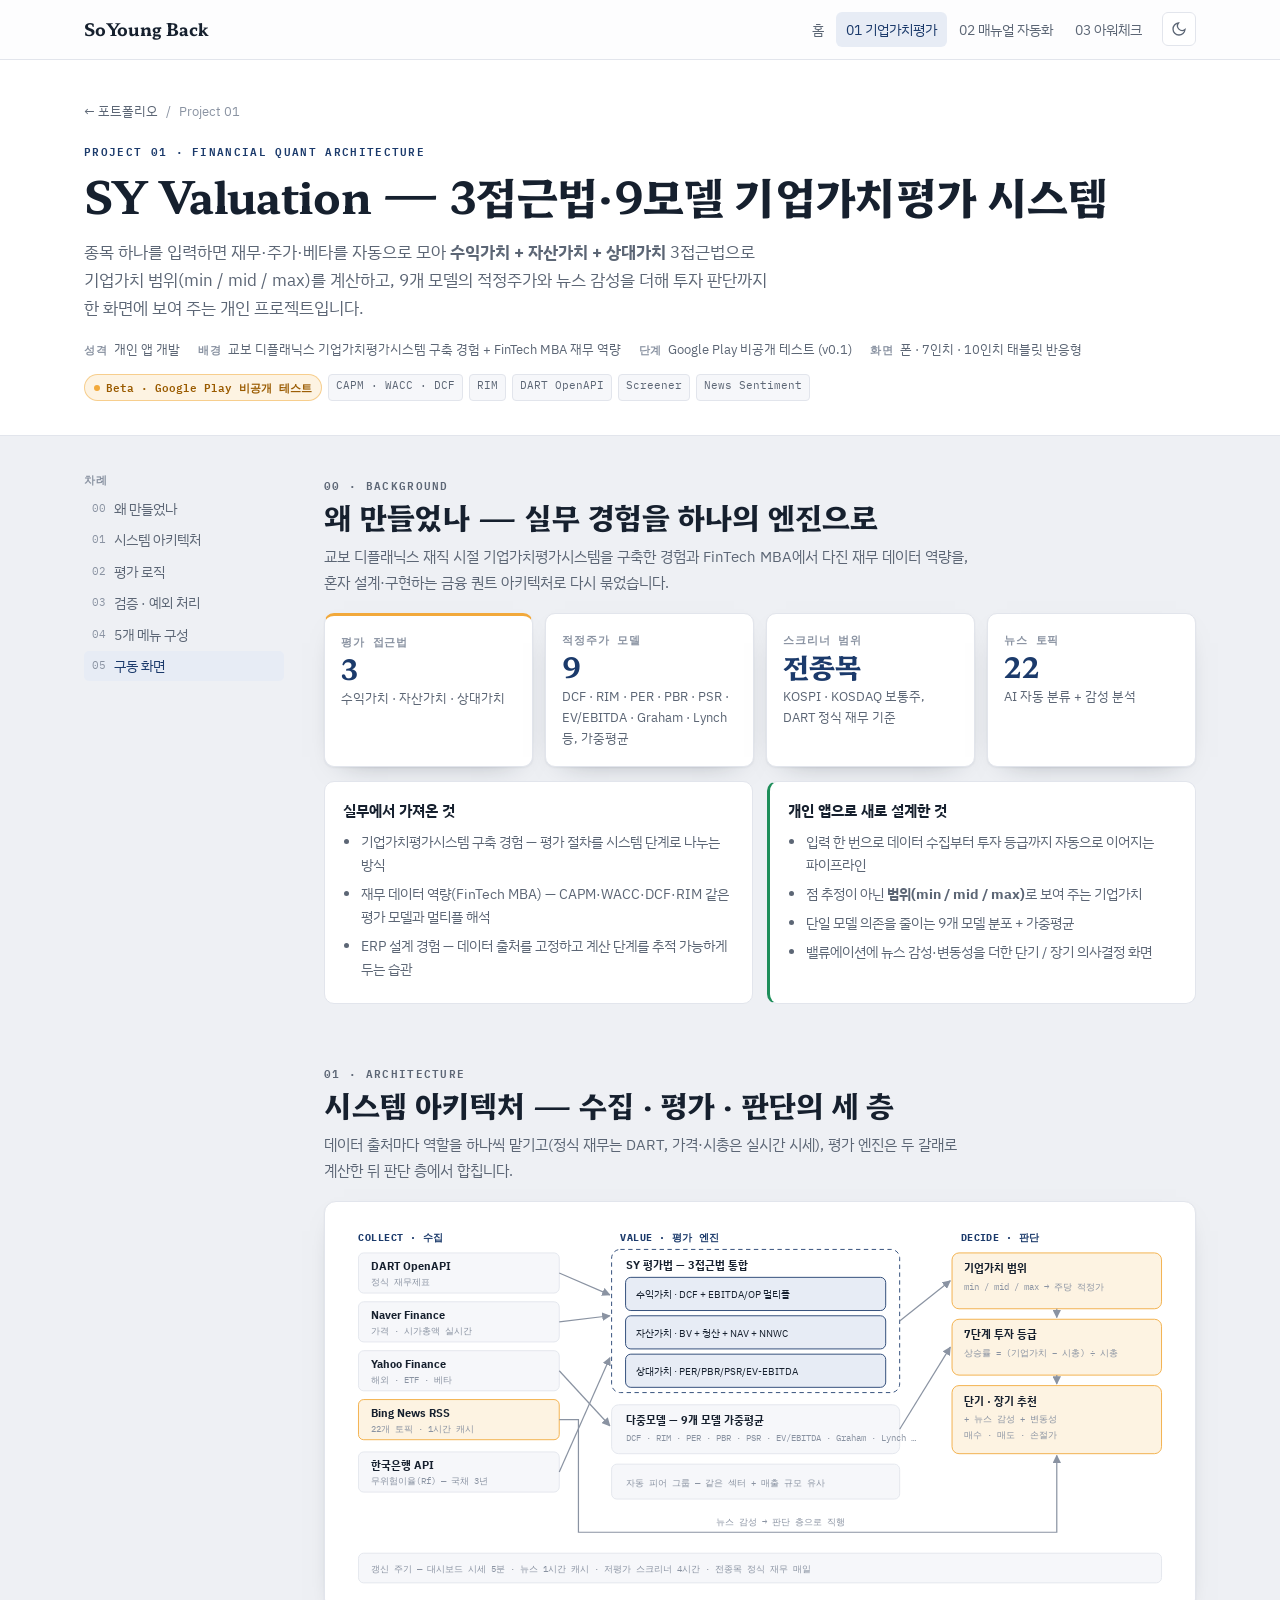
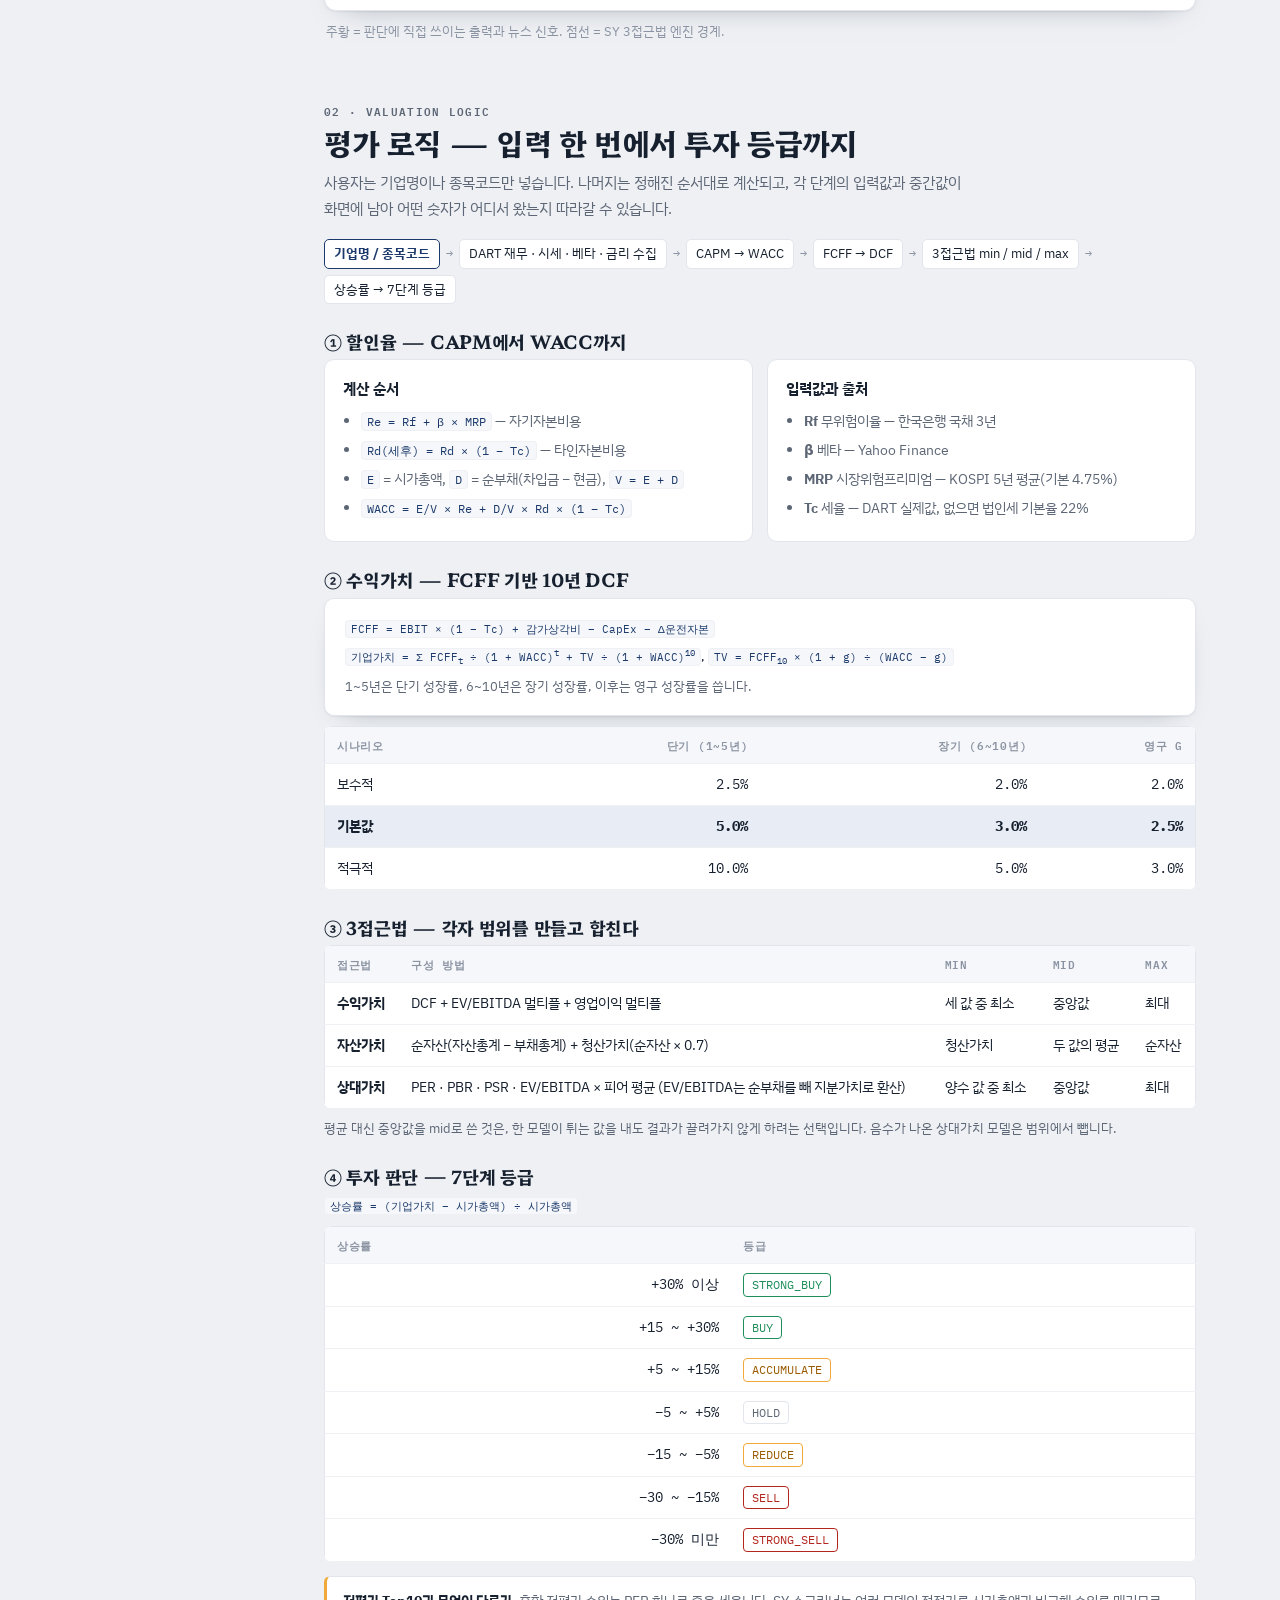
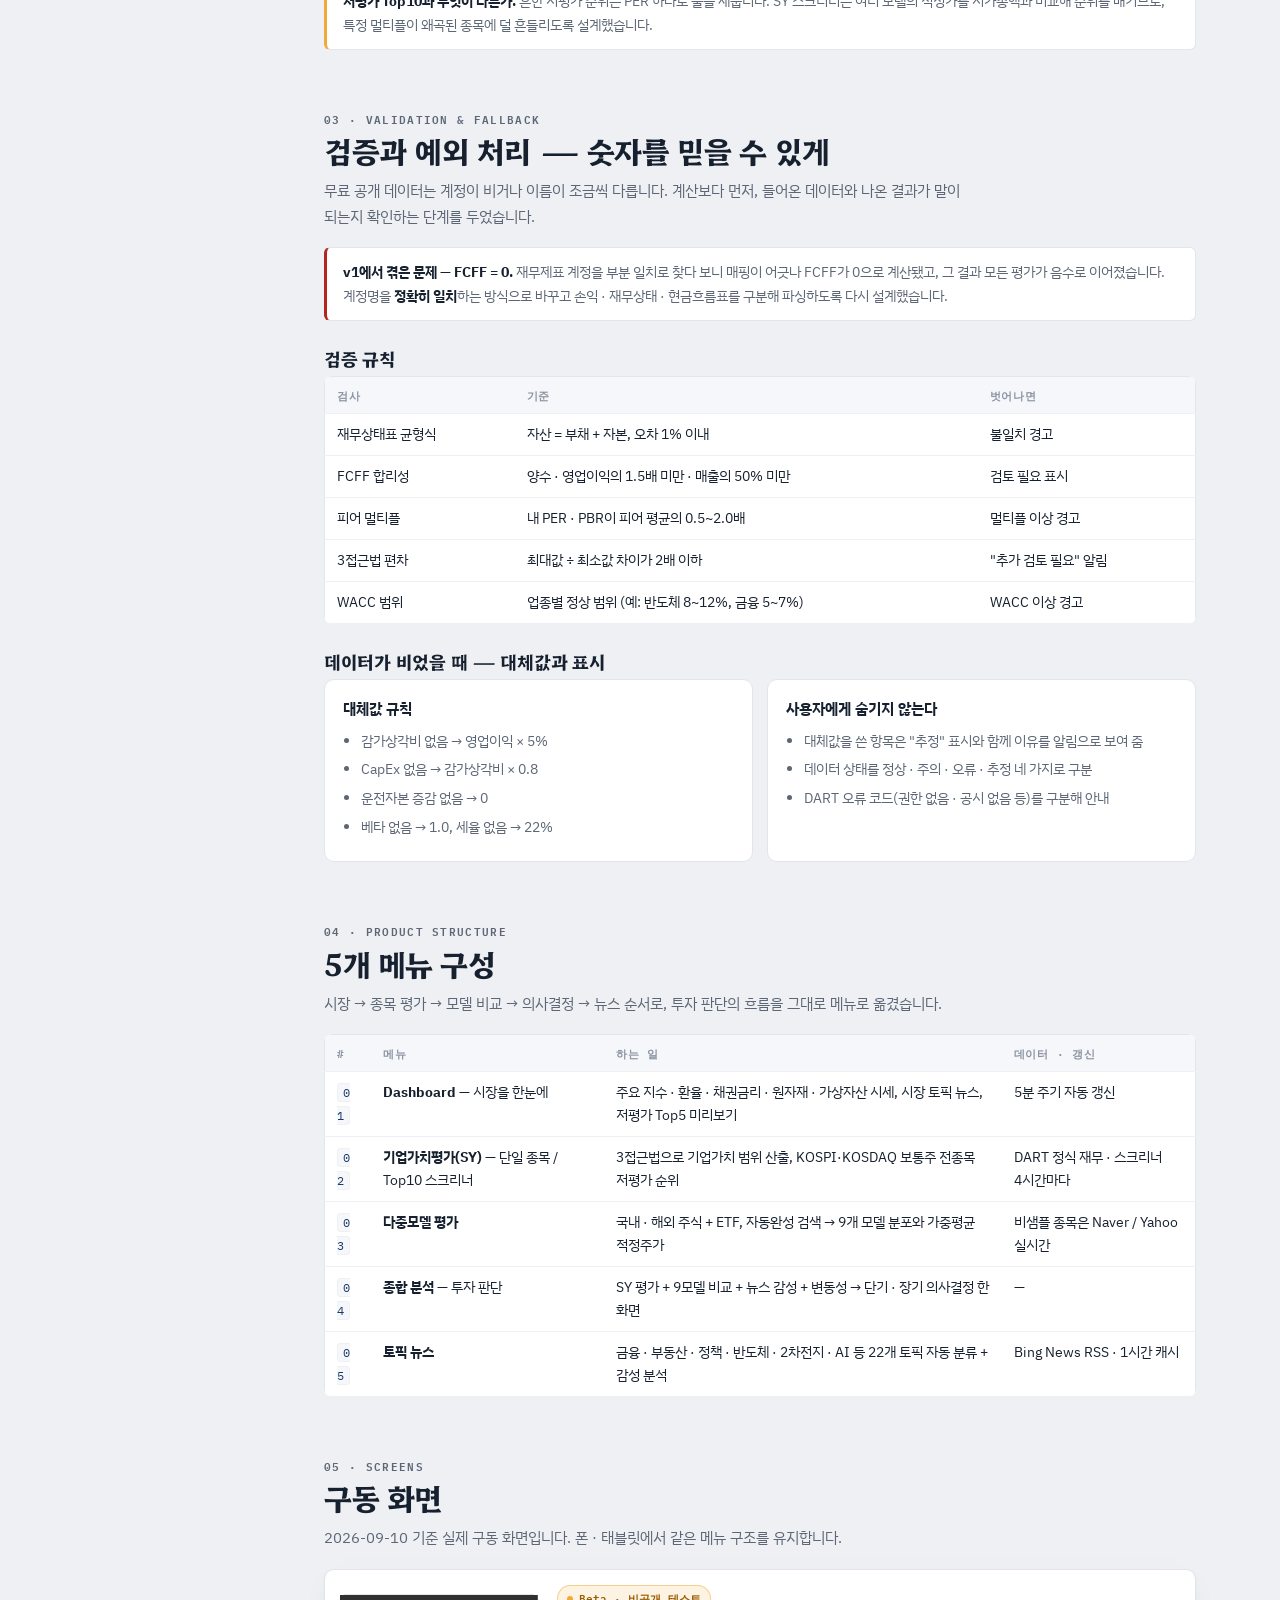
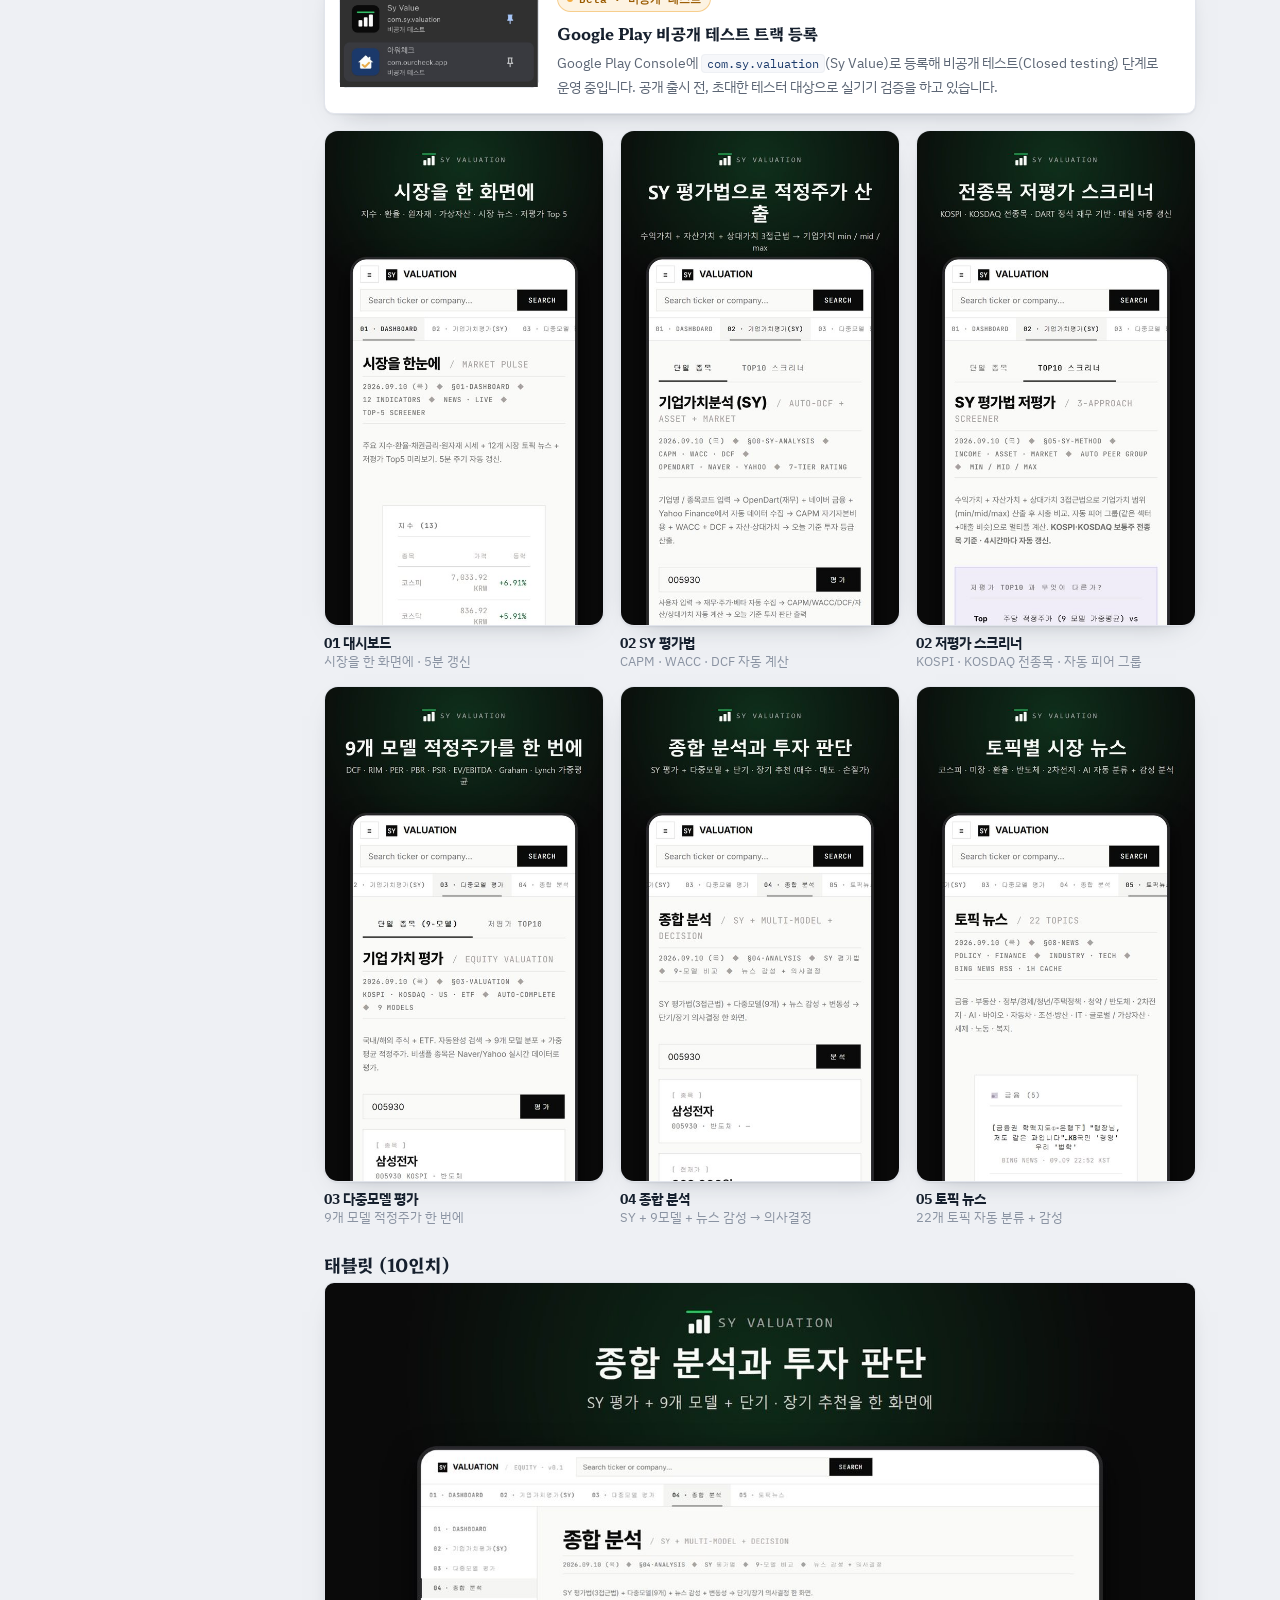
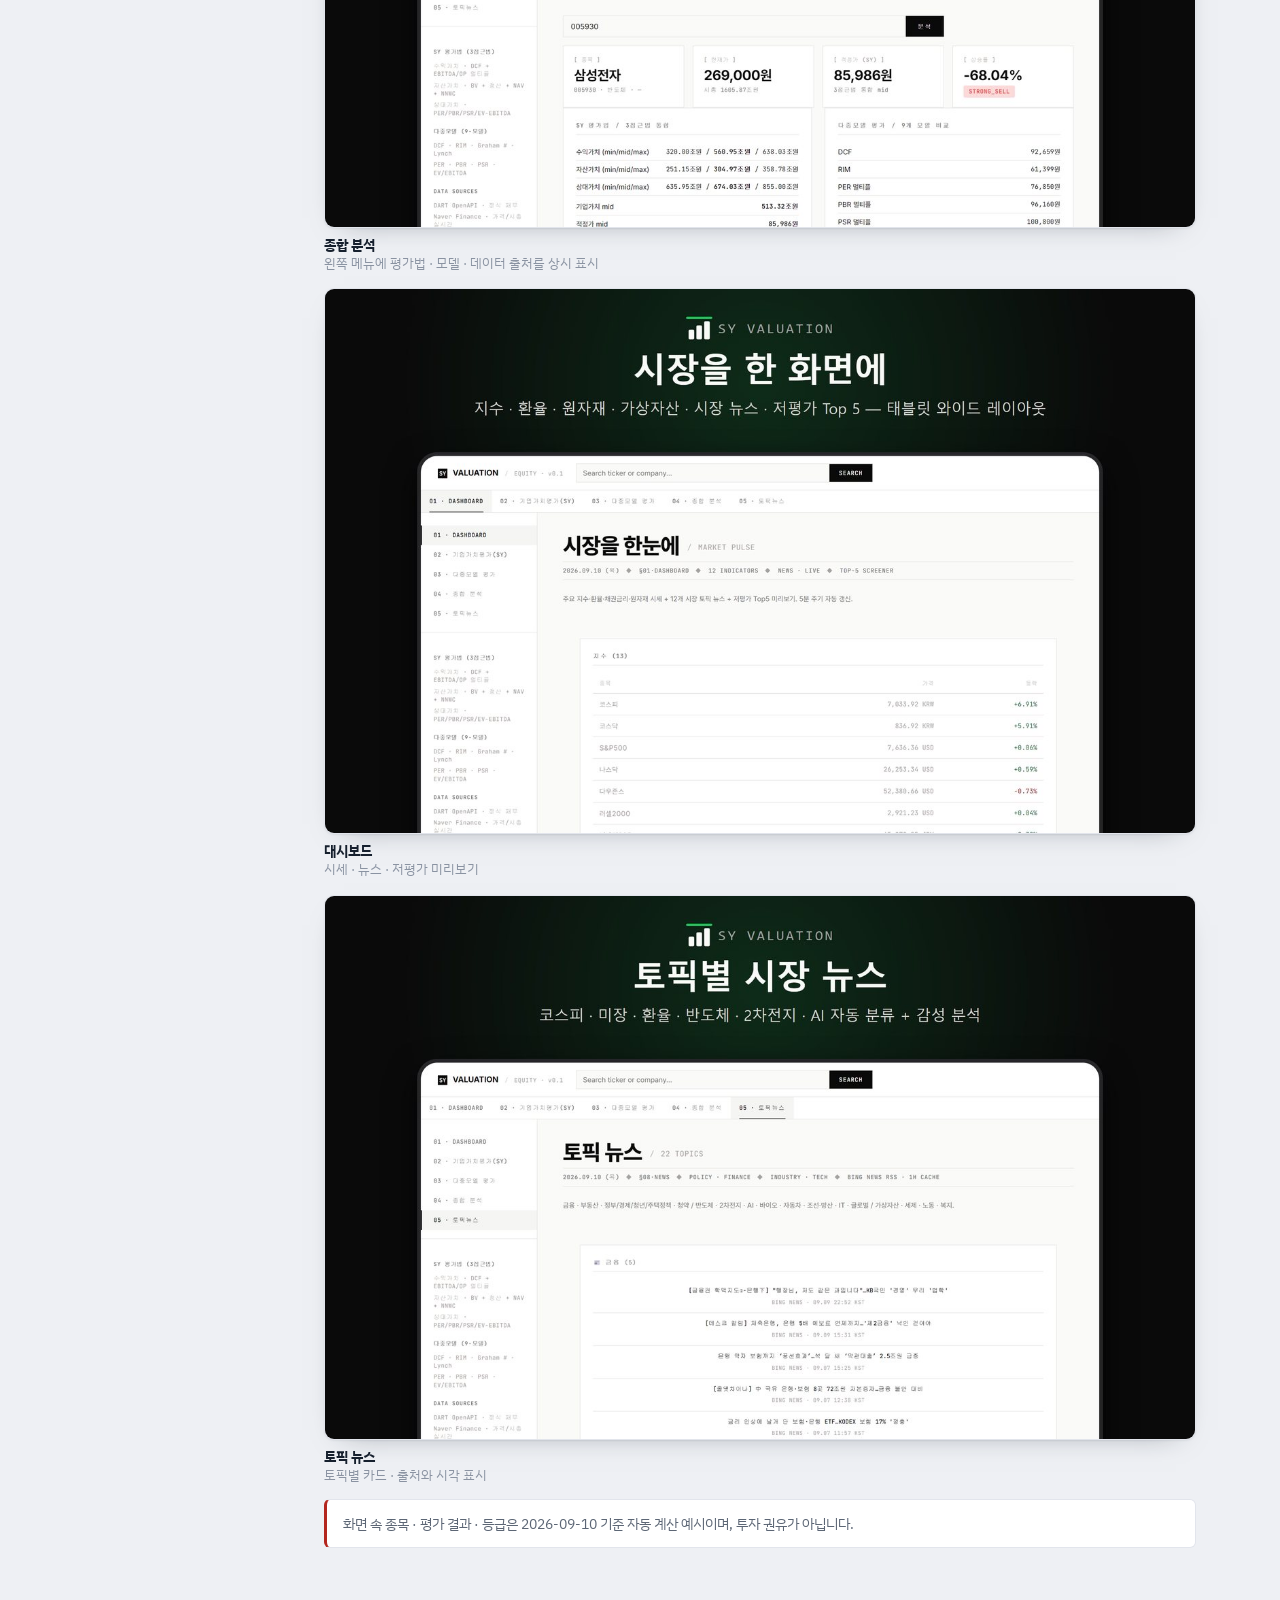
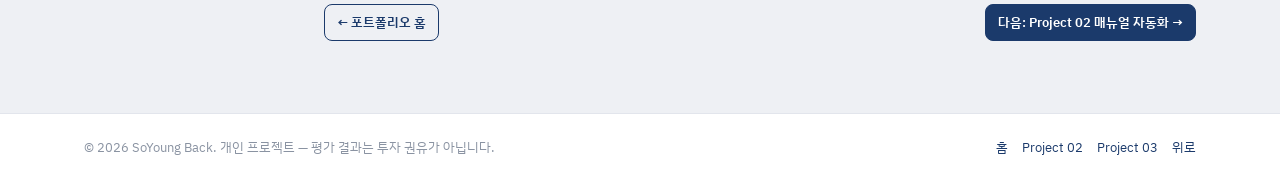
<file: project-valuation.html>
<!DOCTYPE html>
<html lang="ko">
<head>
  <meta charset="UTF-8" />
  <meta name="viewport" content="width=device-width, initial-scale=1.0" />
  <meta name="color-scheme" content="light dark" />
  <meta name="description" content="SY Valuation — 3접근법·9모델 기업가치평가 시스템. 금융 퀀트 아키텍처 케이스 스터디" />
  <title>기업가치평가 시스템 · SoYoung Back</title>
  <script>try{var t=localStorage.getItem('theme');if(t==='dark'||t==='light')document.documentElement.setAttribute('data-theme',t);}catch(e){}</script>
  <link rel="preconnect" href="https://fonts.googleapis.com" />
  <link rel="preconnect" href="https://fonts.gstatic.com" crossorigin />
  <link rel="stylesheet" href="https://fonts.googleapis.com/css2?family=Hahmlet:wght@500;700&family=IBM+Plex+Mono:wght@400;500;600&family=IBM+Plex+Sans+KR:wght@400;500;600;700&display=swap" />
  <link rel="stylesheet" href="style.css" />
</head>
<body>
  <header class="header">
    <div class="container header-inner">
      <a class="logo" href="index.html">SoYoung Back</a>
      <nav class="nav" aria-label="주 메뉴">
        <ul class="nav-list">
          <li><a href="index.html">홈</a></li>
          <li><a href="project-valuation.html" aria-current="page">01 기업가치평가</a></li>
          <li><a href="project-manual-agent.html">02 매뉴얼 자동화</a></li>
          <li><a href="project-ourcheck.html">03 아워체크</a></li>
        </ul>
        <div class="nav-tools">
          <button type="button" class="theme-btn" aria-label="다크 모드로 전환">
            <svg class="i-moon" viewBox="0 0 24 24" fill="none" stroke="currentColor" stroke-width="2" aria-hidden="true"><path d="M21 12.8A9 9 0 1 1 11.2 3a7 7 0 0 0 9.8 9.8z"/></svg>
            <svg class="i-sun" viewBox="0 0 24 24" fill="none" stroke="currentColor" stroke-width="2" aria-hidden="true"><circle cx="12" cy="12" r="4"/><path d="M12 2v2M12 20v2M4.9 4.9l1.4 1.4M17.7 17.7l1.4 1.4M2 12h2M20 12h2M4.9 19.1l1.4-1.4M17.7 6.3l1.4-1.4"/></svg>
          </button>
          <button class="nav-toggle" type="button" aria-label="메뉴 열기" aria-expanded="false"><span></span><span></span><span></span></button>
        </div>
      </nav>
    </div>
  </header>

  <main id="top">
    <section class="page-hero">
      <div class="container">
        <p class="crumb"><a href="index.html#featured">← 포트폴리오</a><span>/</span><span>Project 01</span></p>
        <p class="eyebrow">Project 01 · Financial Quant Architecture</p>
        <h1>SY Valuation — 3접근법·9모델 기업가치평가 시스템</h1>
        <p class="lede">종목 하나를 입력하면 재무·주가·베타를 자동으로 모아 <b>수익가치 + 자산가치 + 상대가치</b> 3접근법으로 기업가치 범위(min / mid / max)를 계산하고, 9개 모델의 적정주가와 뉴스 감성을 더해 투자 판단까지 한 화면에 보여 주는 개인 프로젝트입니다.</p>
        <div class="meta-row">
          <span><b>성격</b>개인 앱 개발</span>
          <span><b>배경</b>교보 디플래닉스 기업가치평가시스템 구축 경험 + FinTech MBA 재무 역량</span>
          <span><b>단계</b>Google Play 비공개 테스트 (v0.1)</span>
          <span><b>화면</b>폰 · 7인치 · 10인치 태블릿 반응형</span>
        </div>
        <div class="tag-row" style="margin-top:14px">
          <span class="status-badge">Beta · Google Play 비공개 테스트</span>
          <span class="tag">CAPM · WACC · DCF</span><span class="tag">RIM</span><span class="tag">DART OpenAPI</span><span class="tag">Screener</span><span class="tag">News Sentiment</span>
        </div>
      </div>
    </section>

    <div class="container doc-wrap">
      <nav class="toc" aria-label="페이지 목차">
        <h2>차례</h2>
        <ol>
          <li><a href="#s00"><span class="n">00</span>왜 만들었나</a></li>
          <li><a href="#s01"><span class="n">01</span>시스템 아키텍처</a></li>
          <li><a href="#s02"><span class="n">02</span>평가 로직</a></li>
          <li><a href="#s03"><span class="n">03</span>검증 · 예외 처리</a></li>
          <li><a href="#s04"><span class="n">04</span>5개 메뉴 구성</a></li>
          <li><a href="#s05"><span class="n">05</span>구동 화면</a></li>
        </ol>
      </nav>

      <div class="doc-main">

        <!-- ───────── 00 ───────── -->
        <section id="s00" class="doc-section">
          <div class="sec-head">
            <p class="eyebrow">00 · Background</p>
            <h2>왜 만들었나 — 실무 경험을 하나의 엔진으로</h2>
            <p>교보 디플래닉스 재직 시절 기업가치평가시스템을 구축한 경험과 FinTech MBA에서 다진 재무 데이터 역량을, 혼자 설계·구현하는 금융 퀀트 아키텍처로 다시 묶었습니다.</p>
          </div>
          <div class="kpi-grid">
            <div class="kpi accent"><span class="k-label">평가 접근법</span><span class="k-value">3</span><span class="k-note">수익가치 · 자산가치 · 상대가치</span></div>
            <div class="kpi"><span class="k-label">적정주가 모델</span><span class="k-value">9</span><span class="k-note">DCF · RIM · PER · PBR · PSR · EV/EBITDA · Graham · Lynch 등, 가중평균</span></div>
            <div class="kpi"><span class="k-label">스크리너 범위</span><span class="k-value">전종목</span><span class="k-note">KOSPI · KOSDAQ 보통주, DART 정식 재무 기준</span></div>
            <div class="kpi"><span class="k-label">뉴스 토픽</span><span class="k-value">22</span><span class="k-note">AI 자동 분류 + 감성 분석</span></div>
          </div>
          <div class="two-up" style="margin-top:14px">
            <div class="list-card">
              <h4>실무에서 가져온 것</h4>
              <ul>
                <li>기업가치평가시스템 구축 경험 — 평가 절차를 시스템 단계로 나누는 방식</li>
                <li>재무 데이터 역량(FinTech MBA) — CAPM·WACC·DCF·RIM 같은 평가 모델과 멀티플 해석</li>
                <li>ERP 설계 경험 — 데이터 출처를 고정하고 계산 단계를 추적 가능하게 두는 습관</li>
              </ul>
            </div>
            <div class="list-card plan">
              <h4>개인 앱으로 새로 설계한 것</h4>
              <ul>
                <li>입력 한 번으로 데이터 수집부터 투자 등급까지 자동으로 이어지는 파이프라인</li>
                <li>점 추정이 아닌 <b>범위(min / mid / max)</b>로 보여 주는 기업가치</li>
                <li>단일 모델 의존을 줄이는 9개 모델 분포 + 가중평균</li>
                <li>밸류에이션에 뉴스 감성·변동성을 더한 단기 / 장기 의사결정 화면</li>
              </ul>
            </div>
          </div>
        </section>

        <!-- ───────── 01 ───────── -->
        <section id="s01" class="doc-section">
          <div class="sec-head">
            <p class="eyebrow">01 · Architecture</p>
            <h2>시스템 아키텍처 — 수집 · 평가 · 판단의 세 층</h2>
            <p>데이터 출처마다 역할을 하나씩 맡기고(정식 재무는 DART, 가격·시총은 실시간 시세), 평가 엔진은 두 갈래로 계산한 뒤 판단 층에서 합칩니다.</p>
          </div>
          <p class="scroll-hint">← 좌우로 밀어서 보기 →</p>
          <div class="diagram">
            <svg viewBox="0 0 960 430" role="img" aria-label="아키텍처: DART, Naver, Yahoo, Bing 뉴스에서 수집한 데이터가 SY 3접근법 엔진과 9모델 엔진으로 들어가고, 판단 층에서 뉴스 감성과 변동성을 더해 투자 등급과 단기·장기 추천을 낸다">
              <defs><marker id="ah" viewBox="0 0 10 10" refX="9" refY="5" markerWidth="7" markerHeight="7" orient="auto-start-reverse"><path d="M0 0L10 5L0 10z" style="fill:var(--ink-3)"/></marker></defs>
              <!-- 수집 -->
              <text x="20" y="26" class="t">COLLECT · 수집</text>
              <rect class="box" x="20" y="40" width="230" height="46" rx="6"/><text x="34" y="60" class="h">DART OpenAPI</text><text x="34" y="77" class="s">정식 재무제표</text>
              <rect class="box" x="20" y="96" width="230" height="46" rx="6"/><text x="34" y="116" class="h">Naver Finance</text><text x="34" y="133" class="s">가격 · 시가총액 실시간</text>
              <rect class="box" x="20" y="152" width="230" height="46" rx="6"/><text x="34" y="172" class="h">Yahoo Finance</text><text x="34" y="189" class="s">해외 · ETF · 베타</text>
              <rect class="box a" x="20" y="208" width="230" height="46" rx="6"/><text x="34" y="228" class="h">Bing News RSS</text><text x="34" y="245" class="s">22개 토픽 · 1시간 캐시</text>
              <rect class="box" x="20" y="268" width="230" height="46" rx="6"/><text x="34" y="288" class="h">한국은행 API</text><text x="34" y="305" class="s">무위험이율(Rf) — 국채 3년</text>
              <line x1="250" y1="291" x2="308" y2="160"/>

              <!-- 평가 -->
              <text x="320" y="26" class="t">VALUE · 평가 엔진</text>
              <rect class="grp" x="310" y="36" width="330" height="164" rx="10"/>
              <text x="326" y="58" class="h">SY 평가법 — 3접근법 통합</text>
              <rect class="box p" x="326" y="68" width="298" height="38" rx="6"/><text x="338" y="92">수익가치 · DCF + EBITDA/OP 멀티플</text>
              <rect class="box p" x="326" y="112" width="298" height="38" rx="6"/><text x="338" y="136">자산가치 · BV + 청산 + NAV + NNWC</text>
              <rect class="box p" x="326" y="156" width="298" height="38" rx="6"/><text x="338" y="180">상대가치 · PER/PBR/PSR/EV-EBITDA</text>
              <rect class="box" x="310" y="214" width="330" height="56" rx="8"/>
              <text x="326" y="236" class="h">다중모델 — 9개 모델 가중평균</text>
              <text x="326" y="256" class="s">DCF · RIM · PER · PBR · PSR · EV/EBITDA · Graham · Lynch …</text>
              <rect class="box" x="310" y="282" width="330" height="40" rx="6"/>
              <text x="326" y="307" class="s">자동 피어 그룹 — 같은 섹터 + 매출 규모 유사</text>

              <!-- 판단 -->
              <text x="710" y="26" class="t">DECIDE · 판단</text>
              <rect class="box a" x="700" y="40" width="240" height="64" rx="8"/><text x="714" y="62" class="h">기업가치 범위</text><text x="714" y="82" class="s">min / mid / max → 주당 적정가</text>
              <rect class="box a" x="700" y="116" width="240" height="64" rx="8"/><text x="714" y="138" class="h">7단계 투자 등급</text><text x="714" y="158" class="s">상승률 = (기업가치 − 시총) ÷ 시총</text>
              <rect class="box a" x="700" y="192" width="240" height="78" rx="8"/><text x="714" y="214" class="h">단기 · 장기 추천</text><text x="714" y="234" class="s">+ 뉴스 감성 + 변동성</text><text x="714" y="252" class="s">매수 · 매도 · 손절가</text>

              <!-- 화살 -->
              <line x1="250" y1="63" x2="308" y2="88"/>
              <line x1="250" y1="119" x2="308" y2="112"/>
              <line x1="250" y1="175" x2="308" y2="238"/>
              <path class="ar" d="M250 231 H272 V360 H820 V272"/>
              <line x1="640" y1="118" x2="698" y2="72"/>
              <line x1="640" y1="242" x2="698" y2="148"/>
              <line x1="820" y1="104" x2="820" y2="114"/>
              <line x1="820" y1="180" x2="820" y2="190"/>
              <text x="430" y="352" class="s">뉴스 감성 → 판단 층으로 직행</text>

              <!-- 갱신 주기 -->
              <rect class="box" x="20" y="384" width="920" height="34" rx="6"/>
              <text x="34" y="406" class="s">갱신 주기 — 대시보드 시세 5분 · 뉴스 1시간 캐시 · 저평가 스크리너 4시간 · 전종목 정식 재무 매일</text>
            </svg>
          </div>
          <p class="diagram-caption">주황 = 판단에 직접 쓰이는 출력과 뉴스 신호. 점선 = SY 3접근법 엔진 경계.</p>
        </section>

        <!-- ───────── 02 ───────── -->
        <section id="s02" class="doc-section">
          <div class="sec-head">
            <p class="eyebrow">02 · Valuation Logic</p>
            <h2>평가 로직 — 입력 한 번에서 투자 등급까지</h2>
            <p>사용자는 기업명이나 종목코드만 넣습니다. 나머지는 정해진 순서대로 계산되고, 각 단계의 입력값과 중간값이 화면에 남아 어떤 숫자가 어디서 왔는지 따라갈 수 있습니다.</p>
          </div>
          <div class="chain">
            <span>기업명 / 종목코드</span><i>→</i><span>DART 재무 · 시세 · 베타 · 금리 수집</span><i>→</i><span>CAPM → WACC</span><i>→</i><span>FCFF → DCF</span><i>→</i><span>3접근법 min / mid / max</span><i>→</i><span>상승률 → 7단계 등급</span>
          </div>

          <h3>① 할인율 — CAPM에서 WACC까지</h3>
          <div class="two-up">
            <div class="list-card">
              <h4>계산 순서</h4>
              <ul>
                <li><code>Re = Rf + β × MRP</code> — 자기자본비용</li>
                <li><code>Rd(세후) = Rd × (1 − Tc)</code> — 타인자본비용</li>
                <li><code>E</code> = 시가총액, <code>D</code> = 순부채(차입금 − 현금), <code>V = E + D</code></li>
                <li><code>WACC = E/V × Re + D/V × Rd × (1 − Tc)</code></li>
              </ul>
            </div>
            <div class="list-card">
              <h4>입력값과 출처</h4>
              <ul>
                <li><b>Rf</b> 무위험이율 — 한국은행 국채 3년</li>
                <li><b>β</b> 베타 — Yahoo Finance</li>
                <li><b>MRP</b> 시장위험프리미엄 — KOSPI 5년 평균(기본 4.75%)</li>
                <li><b>Tc</b> 세율 — DART 실제값, 없으면 법인세 기본율 22%</li>
              </ul>
            </div>
          </div>

          <h3>② 수익가치 — FCFF 기반 10년 DCF</h3>
          <div class="panel">
            <p class="small" style="margin:0 0 6px"><code>FCFF = EBIT × (1 − Tc) + 감가상각비 − CapEx − Δ운전자본</code></p>
            <p class="small" style="margin:0 0 6px"><code>기업가치 = Σ FCFF<sub>t</sub> ÷ (1 + WACC)<sup>t</sup> + TV ÷ (1 + WACC)<sup>10</sup></code>, <code>TV = FCFF<sub>10</sub> × (1 + g) ÷ (WACC − g)</code></p>
            <p class="small muted" style="margin:0">1~5년은 단기 성장률, 6~10년은 장기 성장률, 이후는 영구 성장률을 씁니다.</p>
          </div>
          <div class="tbl-scroll" style="margin-top:10px">
            <table class="plain mid">
              <thead><tr><th>시나리오</th><th class="num">단기 (1~5년)</th><th class="num">장기 (6~10년)</th><th class="num">영구 g</th></tr></thead>
              <tbody>
                <tr><td>보수적</td><td class="num">2.5%</td><td class="num">2.0%</td><td class="num">2.0%</td></tr>
                <tr class="total"><td>기본값</td><td class="num">5.0%</td><td class="num">3.0%</td><td class="num">2.5%</td></tr>
                <tr><td>적극적</td><td class="num">10.0%</td><td class="num">5.0%</td><td class="num">3.0%</td></tr>
              </tbody>
            </table>
          </div>

          <h3>③ 3접근법 — 각자 범위를 만들고 합친다</h3>
          <div class="tbl-scroll">
            <table class="plain wide">
              <thead><tr><th>접근법</th><th>구성 방법</th><th>min</th><th>mid</th><th>max</th></tr></thead>
              <tbody>
                <tr><td><b>수익가치</b></td><td>DCF + EV/EBITDA 멀티플 + 영업이익 멀티플</td><td>세 값 중 최소</td><td>중앙값</td><td>최대</td></tr>
                <tr><td><b>자산가치</b></td><td>순자산(자산총계 − 부채총계) + 청산가치(순자산 × 0.7)</td><td>청산가치</td><td>두 값의 평균</td><td>순자산</td></tr>
                <tr><td><b>상대가치</b></td><td>PER · PBR · PSR · EV/EBITDA × 피어 평균 (EV/EBITDA는 순부채를 빼 지분가치로 환산)</td><td>양수 값 중 최소</td><td>중앙값</td><td>최대</td></tr>
              </tbody>
            </table>
          </div>
          <p class="small muted" style="margin-top:8px">평균 대신 중앙값을 mid로 쓴 것은, 한 모델이 튀는 값을 내도 결과가 끌려가지 않게 하려는 선택입니다. 음수가 나온 상대가치 모델은 범위에서 뺍니다.</p>

          <h3>④ 투자 판단 — 7단계 등급</h3>
          <p class="small" style="margin:0 0 10px"><code>상승률 = (기업가치 − 시가총액) ÷ 시가총액</code></p>
          <div class="tbl-scroll">
            <table class="plain mid">
              <thead><tr><th>상승률</th><th>등급</th></tr></thead>
              <tbody>
                <tr><td class="num">+30% 이상</td><td><span class="state pre">STRONG_BUY</span></td></tr>
                <tr><td class="num">+15 ~ +30%</td><td><span class="state pre">BUY</span></td></tr>
                <tr><td class="num">+5 ~ +15%</td><td><span class="state cond">ACCUMULATE</span></td></tr>
                <tr><td class="num">−5 ~ +5%</td><td><span class="state only">HOLD</span></td></tr>
                <tr><td class="num">−15 ~ −5%</td><td><span class="state cond">REDUCE</span></td></tr>
                <tr><td class="num">−30 ~ −15%</td><td><span class="state none">SELL</span></td></tr>
                <tr><td class="num">−30% 미만</td><td><span class="state none">STRONG_SELL</span></td></tr>
              </tbody>
            </table>
          </div>
          <div class="callout" style="margin-top:14px"><b>저평가 Top10과 무엇이 다른가.</b> 흔한 저평가 순위는 PER 하나로 줄을 세웁니다. SY 스크리너는 여러 모델의 적정가를 시가총액과 비교해 순위를 매기므로, 특정 멀티플이 왜곡된 종목에 덜 흔들리도록 설계했습니다.</div>
        </section>

        <!-- ───────── 03 ───────── -->
        <section id="s03" class="doc-section">
          <div class="sec-head">
            <p class="eyebrow">03 · Validation &amp; Fallback</p>
            <h2>검증과 예외 처리 — 숫자를 믿을 수 있게</h2>
            <p>무료 공개 데이터는 계정이 비거나 이름이 조금씩 다릅니다. 계산보다 먼저, 들어온 데이터와 나온 결과가 말이 되는지 확인하는 단계를 두었습니다.</p>
          </div>

          <div class="callout warn"><b>v1에서 겪은 문제 — FCFF = 0.</b> 재무제표 계정을 부분 일치로 찾다 보니 매핑이 어긋나 FCFF가 0으로 계산됐고, 그 결과 모든 평가가 음수로 이어졌습니다. 계정명을 <b>정확히 일치</b>하는 방식으로 바꾸고 손익 · 재무상태 · 현금흐름표를 구분해 파싱하도록 다시 설계했습니다.</div>

          <h3>검증 규칙</h3>
          <div class="tbl-scroll">
            <table class="plain wide">
              <thead><tr><th>검사</th><th>기준</th><th>벗어나면</th></tr></thead>
              <tbody>
                <tr><td>재무상태표 균형식</td><td>자산 = 부채 + 자본, 오차 1% 이내</td><td>불일치 경고</td></tr>
                <tr><td>FCFF 합리성</td><td>양수 · 영업이익의 1.5배 미만 · 매출의 50% 미만</td><td>검토 필요 표시</td></tr>
                <tr><td>피어 멀티플</td><td>내 PER · PBR이 피어 평균의 0.5~2.0배</td><td>멀티플 이상 경고</td></tr>
                <tr><td>3접근법 편차</td><td>최대값 ÷ 최소값 차이가 2배 이하</td><td>"추가 검토 필요" 알림</td></tr>
                <tr><td>WACC 범위</td><td>업종별 정상 범위 (예: 반도체 8~12%, 금융 5~7%)</td><td>WACC 이상 경고</td></tr>
              </tbody>
            </table>
          </div>

          <h3>데이터가 비었을 때 — 대체값과 표시</h3>
          <div class="two-up">
            <div class="list-card">
              <h4>대체값 규칙</h4>
              <ul>
                <li>감가상각비 없음 → 영업이익 × 5%</li>
                <li>CapEx 없음 → 감가상각비 × 0.8</li>
                <li>운전자본 증감 없음 → 0</li>
                <li>베타 없음 → 1.0, 세율 없음 → 22%</li>
              </ul>
            </div>
            <div class="list-card">
              <h4>사용자에게 숨기지 않는다</h4>
              <ul>
                <li>대체값을 쓴 항목은 "추정" 표시와 함께 이유를 알림으로 보여 줌</li>
                <li>데이터 상태를 정상 · 주의 · 오류 · 추정 네 가지로 구분</li>
                <li>DART 오류 코드(권한 없음 · 공시 없음 등)를 구분해 안내</li>
              </ul>
            </div>
          </div>
        </section>

        <!-- ───────── 04 ───────── -->
        <section id="s04" class="doc-section">
          <div class="sec-head">
            <p class="eyebrow">04 · Product Structure</p>
            <h2>5개 메뉴 구성</h2>
            <p>시장 → 종목 평가 → 모델 비교 → 의사결정 → 뉴스 순서로, 투자 판단의 흐름을 그대로 메뉴로 옮겼습니다.</p>
          </div>
          <div class="tbl-scroll">
            <table class="plain wide">
              <thead><tr><th>#</th><th>메뉴</th><th>하는 일</th><th>데이터 · 갱신</th></tr></thead>
              <tbody>
                <tr><td><code>01</code></td><td><b>Dashboard</b> — 시장을 한눈에</td><td>주요 지수 · 환율 · 채권금리 · 원자재 · 가상자산 시세, 시장 토픽 뉴스, 저평가 Top5 미리보기</td><td>5분 주기 자동 갱신</td></tr>
                <tr><td><code>02</code></td><td><b>기업가치평가(SY)</b> — 단일 종목 / Top10 스크리너</td><td>3접근법으로 기업가치 범위 산출, KOSPI·KOSDAQ 보통주 전종목 저평가 순위</td><td>DART 정식 재무 · 스크리너 4시간마다</td></tr>
                <tr><td><code>03</code></td><td><b>다중모델 평가</b></td><td>국내 · 해외 주식 + ETF, 자동완성 검색 → 9개 모델 분포와 가중평균 적정주가</td><td>비샘플 종목은 Naver / Yahoo 실시간</td></tr>
                <tr><td><code>04</code></td><td><b>종합 분석</b> — 투자 판단</td><td>SY 평가 + 9모델 비교 + 뉴스 감성 + 변동성 → 단기 · 장기 의사결정 한 화면</td><td>—</td></tr>
                <tr><td><code>05</code></td><td><b>토픽 뉴스</b></td><td>금융 · 부동산 · 정책 · 반도체 · 2차전지 · AI 등 22개 토픽 자동 분류 + 감성 분석</td><td>Bing News RSS · 1시간 캐시</td></tr>
              </tbody>
            </table>
          </div>
        </section>

        <!-- ───────── 05 ───────── -->
        <section id="s05" class="doc-section">
          <div class="sec-head">
            <p class="eyebrow">05 · Screens</p>
            <h2>구동 화면</h2>
            <p>2026-09-10 기준 실제 구동 화면입니다. 폰 · 태블릿에서 같은 메뉴 구조를 유지합니다.</p>
          </div>
          <div class="proof-card">
            <div class="ph-frame proof-shot" data-src="assets/proof/play-console-closed-test.png" data-alt="Google Play Console 앱 목록 — Sy Value, 아워체크 모두 비공개 테스트">
              <span><span class="ph-icon" aria-hidden="true">▶</span>Play Console 캡처</span>
            </div>
            <div class="proof-body">
              <span class="status-badge">Beta · 비공개 테스트</span>
              <h4>Google Play 비공개 테스트 트랙 등록</h4>
              <p>Google Play Console에 <code>com.sy.valuation</code>(Sy Value)로 등록해 비공개 테스트(Closed testing) 단계로 운영 중입니다. 공개 출시 전, 초대한 테스터 대상으로 실기기 검증을 하고 있습니다.</p>
            </div>
          </div>
          <div class="shot-grid">
            <figure class="shot"><img src="assets/sy/phone-01-dashboard.jpg" width="540" height="960" loading="lazy" alt="대시보드 — 지수·환율·원자재·가상자산·뉴스·저평가 Top5" /><figcaption><b>01 대시보드</b><span>시장을 한 화면에 · 5분 갱신</span></figcaption></figure>
            <figure class="shot"><img src="assets/sy/phone-02-sy.jpg" width="540" height="960" loading="lazy" alt="SY 평가법 단일 종목 입력 화면" /><figcaption><b>02 SY 평가법</b><span>CAPM · WACC · DCF 자동 계산</span></figcaption></figure>
            <figure class="shot"><img src="assets/sy/phone-03-sy_screener.jpg" width="540" height="960" loading="lazy" alt="전종목 저평가 스크리너" /><figcaption><b>02 저평가 스크리너</b><span>KOSPI · KOSDAQ 전종목 · 자동 피어 그룹</span></figcaption></figure>
            <figure class="shot"><img src="assets/sy/phone-04-multi.jpg" width="540" height="960" loading="lazy" alt="9개 모델 다중모델 평가" /><figcaption><b>03 다중모델 평가</b><span>9개 모델 적정주가 한 번에</span></figcaption></figure>
            <figure class="shot"><img src="assets/sy/phone-05-analysis.jpg" width="540" height="960" loading="lazy" alt="종합 분석과 투자 판단" /><figcaption><b>04 종합 분석</b><span>SY + 9모델 + 뉴스 감성 → 의사결정</span></figcaption></figure>
            <figure class="shot"><img src="assets/sy/phone-06-news.jpg" width="540" height="960" loading="lazy" alt="토픽별 시장 뉴스" /><figcaption><b>05 토픽 뉴스</b><span>22개 토픽 자동 분류 + 감성</span></figcaption></figure>
          </div>
          <h3>태블릿 (10인치)</h3>
          <div class="shot-grid wide">
            <figure class="shot"><img src="assets/sy/tablet-02-analysis.jpg" width="1280" height="800" loading="lazy" alt="태블릿 종합 분석 화면 — 3접근법 통합값과 9개 모델 비교" /><figcaption><b>종합 분석</b><span>왼쪽 메뉴에 평가법 · 모델 · 데이터 출처를 상시 표시</span></figcaption></figure>
            <figure class="shot"><img src="assets/sy/tablet-01-dashboard.jpg" width="1280" height="800" loading="lazy" alt="태블릿 대시보드" /><figcaption><b>대시보드</b><span>시세 · 뉴스 · 저평가 미리보기</span></figcaption></figure>
            <figure class="shot"><img src="assets/sy/tablet-03-news.jpg" width="1280" height="800" loading="lazy" alt="태블릿 토픽 뉴스" /><figcaption><b>토픽 뉴스</b><span>토픽별 카드 · 출처와 시각 표시</span></figcaption></figure>
          </div>
          <div class="callout warn" style="margin-top:14px">화면 속 종목 · 평가 결과 · 등급은 2026-09-10 기준 자동 계산 예시이며, 투자 권유가 아닙니다.</div>
        </section>

        <div style="display:flex;justify-content:space-between;flex-wrap:wrap;gap:10px">
          <a class="btn ghost small" href="index.html#featured">← 포트폴리오 홈</a>
          <a class="btn primary small" href="project-manual-agent.html">다음: Project 02 매뉴얼 자동화 →</a>
        </div>
      </div>
    </div>
  </main>

  <footer class="footer">
    <div class="container footer-inner">
      <p>© <span id="year"></span> SoYoung Back. 개인 프로젝트 — 평가 결과는 투자 권유가 아닙니다.</p>
      <div class="footer-links"><a href="index.html">홈</a><a href="project-manual-agent.html">Project 02</a><a href="project-ourcheck.html">Project 03</a><a href="#top">위로</a></div>
    </div>
  </footer>
  <script src="site.js"></script>
</body>
</html>
</file>
<file: style.css>
/* ==========================================================================
   SoYoung Back Portfolio — shared stylesheet
   디자인 토큰은 아워체크 화면설계서 v2(:root)를 그대로 계승한다.
   ========================================================================== */

:root {
  --paper: #eef0f4;
  --surface: #ffffff;
  --surface-2: #f6f7fa;
  --line: #e2e5ec;
  --line-soft: #eef0f4;
  --ink: #16202e;
  --ink-2: #5c6675;
  --ink-3: #8a93a2;

  --primary: #1b3a6b;
  --primary-2: #2e5a9e;
  --primary-wash: #e7ecf5;
  --accent: #f2a93b;
  --on-primary: #ffffff;

  --pass: #1e8e5a;
  --fail: #b3261e;
  --pending: #6b7280;
  --cond-bg: #fdf3e2;
  --cond-ink: #9a5b00;
  --mark-bg: #fde9bf;
  --box-a: #fdf3e2;

  --apt: #2e5a9e;
  --oft: #7c5bc7;
  --rem: #d97706;

  --header-bg: rgba(255, 255, 255, 0.86);
  --shadow: 0 1px 2px rgba(22, 32, 46, .06), 0 10px 28px -20px rgba(22, 32, 46, .5);
  --shadow-lift: 0 2px 4px rgba(22, 32, 46, .06), 0 18px 40px -22px rgba(22, 32, 46, .55);

  --sans: "IBM Plex Sans KR", system-ui, -apple-system, "Malgun Gothic", sans-serif;
  --serif: "Hahmlet", "IBM Plex Sans KR", Georgia, serif;
  --mono: "IBM Plex Mono", ui-monospace, Consolas, monospace;

  --radius: 10px;
  --header-h: 60px;
  color-scheme: light;
}

@media (prefers-color-scheme: dark) {
  :root:not([data-theme="light"]) {
    --paper: #0f1218; --surface: #181c24; --surface-2: #1e232d;
    --line: #2c323d; --line-soft: #242933;
    --ink: #e7eaf1; --ink-2: #a6aeba; --ink-3: #757d8a;
    --primary: #7f9ddb; --primary-2: #a3bbe8; --primary-wash: #1d2735;
    --accent: #f0b45c; --on-primary: #0f1218;
    --pass: #57c08d; --fail: #ef8375; --pending: #8b93a1;
    --cond-bg: #3a2b12; --cond-ink: #f0b45c; --mark-bg: #4a3a14; --box-a: #2b2416;
    --apt: #7f9ddb; --oft: #b795e8; --rem: #e0a355;
    --header-bg: rgba(24, 28, 36, 0.86);
    --shadow: 0 1px 2px rgba(0, 0, 0, .5), 0 12px 32px -22px #000;
    --shadow-lift: 0 2px 4px rgba(0, 0, 0, .5), 0 20px 40px -22px #000;
    color-scheme: dark;
  }
}

:root[data-theme="dark"] {
  --paper: #0f1218; --surface: #181c24; --surface-2: #1e232d;
  --line: #2c323d; --line-soft: #242933;
  --ink: #e7eaf1; --ink-2: #a6aeba; --ink-3: #757d8a;
  --primary: #7f9ddb; --primary-2: #a3bbe8; --primary-wash: #1d2735;
  --accent: #f0b45c; --on-primary: #0f1218;
  --pass: #57c08d; --fail: #ef8375; --pending: #8b93a1;
  --cond-bg: #3a2b12; --cond-ink: #f0b45c; --mark-bg: #4a3a14; --box-a: #2b2416;
  --apt: #7f9ddb; --oft: #b795e8; --rem: #e0a355;
  --header-bg: rgba(24, 28, 36, 0.86);
  --shadow: 0 1px 2px rgba(0, 0, 0, .5), 0 12px 32px -22px #000;
  --shadow-lift: 0 2px 4px rgba(0, 0, 0, .5), 0 20px 40px -22px #000;
  color-scheme: dark;
}

/* ── Base ─────────────────────────────────────────────── */
*, *::before, *::after { box-sizing: border-box; }
html { scroll-behavior: smooth; -webkit-text-size-adjust: 100%; scroll-padding-top: calc(var(--header-h) + 12px); }
body {
  margin: 0; background: var(--paper); color: var(--ink);
  font-family: var(--sans); font-size: 15px; line-height: 1.7;
  -webkit-font-smoothing: antialiased; overflow-x: hidden;
  word-break: keep-all; overflow-wrap: break-word;
}
button, input, select, textarea { font-family: inherit; }
img { max-width: 100%; display: block; }
a { color: var(--primary); text-decoration: none; }
a:hover { text-decoration: underline; text-underline-offset: 3px; }
:focus-visible { outline: 2px solid var(--primary); outline-offset: 2px; border-radius: 4px; }
code {
  font-family: var(--mono); font-size: .86em; color: var(--primary);
  background: var(--surface-2); border: 1px solid var(--line-soft);
  padding: 1px 5px; border-radius: 4px; word-break: break-word;
}
h1, h2, h3 { font-family: var(--serif); letter-spacing: -.015em; line-height: 1.3; text-wrap: balance; }
h1 { font-size: clamp(28px, 4.6vw, 44px); margin: 0 0 14px; }
h2 { font-size: clamp(23px, 3vw, 30px); margin: 0 0 8px; }
h3 { font-size: 18px; margin: 0 0 6px; }
p { margin: 0 0 12px; }

.container { width: 100%; max-width: 1160px; margin: 0 auto; padding: 0 16px; }
@media (min-width: 720px) { .container { padding: 0 24px; } }

.eyebrow, .section-kicker {
  display: inline-block; font-family: var(--mono); font-size: 11px; font-weight: 600;
  letter-spacing: .12em; text-transform: uppercase; color: var(--primary); margin: 0 0 6px;
}
.muted { color: var(--ink-2); }
.small { font-size: 13px; }
.num, td.num { font-family: var(--mono); font-variant-numeric: tabular-nums; }

/* ── Header ───────────────────────────────────────────── */
.header {
  position: sticky; top: 0; z-index: 50; height: var(--header-h);
  background: var(--header-bg); border-bottom: 1px solid var(--line);
  backdrop-filter: saturate(1.4) blur(10px); -webkit-backdrop-filter: saturate(1.4) blur(10px);
}
.header-inner { height: 100%; display: flex; align-items: center; justify-content: space-between; gap: 12px; }
.logo { font-family: var(--serif); font-weight: 700; font-size: 17px; color: var(--ink); white-space: nowrap; }
.logo:hover { text-decoration: none; }
.nav { display: flex; align-items: center; gap: 10px; }
.nav-list { list-style: none; display: flex; gap: 2px; margin: 0; padding: 0; }
.nav-list a {
  display: block; padding: 6px 10px; border-radius: 6px; font-size: 14px;
  color: var(--ink-2); white-space: nowrap;
}
.nav-list a:hover, .nav-list a.is-active, .nav-list a[aria-current="page"] {
  background: var(--primary-wash); color: var(--primary); text-decoration: none;
}
.nav-tools { display: flex; align-items: center; gap: 6px; }
.lang-toggle { display: inline-flex; border: 1px solid var(--line); border-radius: 6px; overflow: hidden; }
.lang-btn {
  border: 0; background: transparent; color: var(--ink-3); cursor: pointer;
  font-family: var(--mono); font-size: 11.5px; font-weight: 600; padding: 5px 8px;
}
.lang-btn.is-active { background: var(--primary); color: var(--on-primary); }
.theme-btn, .nav-toggle {
  width: 34px; height: 34px; display: inline-grid; place-items: center; cursor: pointer;
  border: 1px solid var(--line); border-radius: 6px; background: var(--surface); color: var(--ink-2);
}
.theme-btn:hover, .nav-toggle:hover { color: var(--primary); border-color: var(--primary); }
.theme-btn svg { width: 16px; height: 16px; }
.theme-btn .i-sun { display: none; }
:root[data-theme="dark"] .theme-btn .i-sun { display: block; }
:root[data-theme="dark"] .theme-btn .i-moon { display: none; }
@media (prefers-color-scheme: dark) {
  :root:not([data-theme="light"]) .theme-btn .i-sun { display: block; }
  :root:not([data-theme="light"]) .theme-btn .i-moon { display: none; }
}
.nav-toggle { display: none; flex-direction: column; gap: 4px; padding: 0; }
.nav-toggle span { display: block; width: 16px; height: 2px; background: currentColor; border-radius: 1px; margin: 0 auto; }

@media (max-width: 860px) {
  .nav-toggle { display: inline-flex; justify-content: center; }
  .nav-list {
    display: none; position: absolute; top: var(--header-h); left: 0; right: 0;
    flex-direction: column; padding: 8px 16px 14px; gap: 2px;
    background: var(--surface); border-bottom: 1px solid var(--line); box-shadow: var(--shadow);
  }
  .nav-list.is-open { display: flex; }
  .nav-list a { padding: 10px 12px; font-size: 15px; }
}

/* ── Buttons ──────────────────────────────────────────── */
.btn {
  display: inline-flex; align-items: center; justify-content: center; gap: 6px;
  min-height: 44px; padding: 10px 18px; border-radius: 8px; font-weight: 600; font-size: 14.5px;
  border: 1px solid var(--primary); cursor: pointer; transition: background .15s, color .15s;
}
.btn:hover { text-decoration: none; }
.btn.primary { background: var(--primary); color: var(--on-primary); }
.btn.primary:hover { background: var(--primary-2); border-color: var(--primary-2); }
.btn.ghost { background: transparent; color: var(--primary); }
.btn.ghost:hover { background: var(--primary-wash); }
.btn.small { min-height: 36px; padding: 6px 12px; font-size: 13px; }

/* ── Hero (index) ─────────────────────────────────────── */
.hero { padding: 56px 0 48px; background: var(--surface); border-bottom: 1px solid var(--line); }
.hero-inner { display: grid; grid-template-columns: minmax(0, 1.5fr) minmax(0, 1fr); gap: 40px; align-items: center; }
.hero-tag { font-family: var(--mono); font-size: 12px; letter-spacing: .1em; text-transform: uppercase; color: var(--primary); margin: 0 0 12px; }
.hero-sub { font-size: 16.5px; color: var(--ink-2); max-width: 56ch; margin-bottom: 22px; }
.hero-actions { display: flex; flex-wrap: wrap; gap: 10px; }
.hero-card {
  background: var(--surface-2); border: 1px solid var(--line); border-radius: 14px;
  padding: 22px; box-shadow: var(--shadow); display: flex; flex-direction: column; align-items: center; text-align: center;
}
.hero-avatar { width: 176px; height: 176px; border-radius: 50%; overflow: hidden; border: 3px solid var(--surface); box-shadow: var(--shadow); background: var(--surface); }
.hero-avatar-img { width: 100%; height: 100%; object-fit: cover; }
.hero-meta { margin-top: 14px; }
.hero-meta p { margin: 0; }
.hero-name { font-family: var(--serif); font-weight: 700; font-size: 19px; }
.hero-role { font-size: 13px; color: var(--ink-2); }
.hero-location { font-family: var(--mono); font-size: 11.5px; color: var(--ink-3); margin-top: 4px !important; }
@media (max-width: 860px) {
  .hero { padding: 36px 0 32px; }
  .hero-inner { grid-template-columns: minmax(0, 1fr); gap: 28px; }
  .hero-card { flex-direction: row; text-align: left; gap: 16px; padding: 16px; }
  .hero-avatar { width: 88px; height: 88px; flex: none; }
  .hero-meta { margin-top: 0; }
}

/* ── Sections ─────────────────────────────────────────── */
.section { padding: 64px 0; }
.section-alt { background: var(--surface); border-top: 1px solid var(--line); border-bottom: 1px solid var(--line); }
.section-header { margin-bottom: 28px; max-width: 72ch; }
.section-header p { color: var(--ink-2); margin: 0; }
.two-column { display: grid; grid-template-columns: minmax(0, 1.4fr) minmax(0, 1fr); gap: 36px; align-items: start; }
.two-column > div > p { color: var(--ink-2); font-size: 16px; }
@media (max-width: 860px) { .section { padding: 44px 0; } .two-column { grid-template-columns: minmax(0, 1fr); gap: 24px; } }

.info-card { background: var(--surface-2); border: 1px solid var(--line); border-radius: var(--radius); padding: 18px 20px; }
.info-card ul { list-style: none; margin: 0; padding: 0; }
.info-card li { display: grid; grid-template-columns: 80px 1fr; gap: 10px; padding: 8px 0; border-bottom: 1px solid var(--line-soft); font-size: 14px; }
.info-card li:last-child { border-bottom: 0; }
.info-card li > span:first-child { color: var(--ink-3); font-family: var(--mono); font-size: 12px; padding-top: 2px; }
.email-link { display: inline-grid; place-items: center; width: 30px; height: 30px; border-radius: 6px; border: 1px solid var(--line); color: var(--primary); }
.email-link:hover { background: var(--primary-wash); text-decoration: none; }

/* ── Featured projects (2-track) ──────────────────────── */
.featured-grid { display: grid; grid-template-columns: repeat(3, minmax(0, 1fr)); gap: 18px; }
@media (max-width: 1100px) { .featured-grid { grid-template-columns: repeat(2, minmax(0, 1fr)); } }
@media (max-width: 860px) { .featured-grid { grid-template-columns: minmax(0, 1fr); } }
.feature-card {
  position: relative; display: flex; flex-direction: column; gap: 10px;
  background: var(--surface); border: 1px solid var(--line); border-radius: 14px;
  padding: 24px; box-shadow: var(--shadow); transition: box-shadow .2s, transform .2s;
}
.feature-card:hover { box-shadow: var(--shadow-lift); transform: translateY(-2px); }
.feature-card::before { content: ""; position: absolute; left: 0; top: 18px; bottom: 18px; width: 3px; border-radius: 0 3px 3px 0; background: var(--primary); }
.feature-card.track-b::before { background: var(--accent); }
.feature-card.track-c::before { background: var(--pass); }
.feature-ctx { font-family: var(--mono); font-size: 11px; color: var(--ink-3); margin: -4px 0 0 !important; }
.feature-top { display: flex; align-items: center; justify-content: space-between; gap: 8px; flex-wrap: wrap; }
.feature-no { font-family: var(--mono); font-size: 11px; font-weight: 600; letter-spacing: .1em; color: var(--ink-3); }
.feature-card h3 { font-size: 20px; margin: 0; }
.feature-card p { color: var(--ink-2); margin: 0; font-size: 14.5px; }
.feature-stats { display: grid; grid-template-columns: repeat(3, minmax(0, 1fr)); gap: 8px; margin: 4px 0; }
.feature-stats div { background: var(--surface-2); border: 1px solid var(--line-soft); border-radius: 8px; padding: 8px 10px; }
.feature-stats b { display: block; font-family: var(--serif); font-size: 18px; color: var(--primary); line-height: 1.2; }
.feature-stats span { font-size: 11.5px; color: var(--ink-3); }
.feature-hl {
  margin: 2px 0 0 !important; padding: 9px 12px; border-radius: 6px; font-size: 13px !important; font-weight: 600; line-height: 1.5;
  color: var(--ink) !important; background: var(--primary-wash); border-left: 3px solid var(--primary);
}
.feature-card.track-b .feature-hl { border-left-color: var(--accent); }
.feature-card.track-c .feature-hl { border-left-color: var(--pass); }
.feature-actions { display: flex; flex-wrap: wrap; gap: 8px; margin-top: auto; padding-top: 6px; }

.tag-row { display: flex; flex-wrap: wrap; gap: 6px; }
.tag {
  font-family: var(--mono); font-size: 11px; color: var(--ink-2);
  border: 1px solid var(--line); border-radius: 4px; padding: 1px 7px; background: var(--surface-2);
}
.status-badge {
  display: inline-flex; align-items: center; gap: 6px; font-family: var(--mono); font-size: 11px; font-weight: 600;
  padding: 3px 9px; border-radius: 999px; background: var(--cond-bg); color: var(--cond-ink); border: 1px solid color-mix(in srgb, var(--accent) 50%, transparent);
}
.status-badge::before { content: ""; width: 6px; height: 6px; border-radius: 50%; background: var(--accent); }
.status-badge.live { background: color-mix(in srgb, var(--pass) 12%, transparent); color: var(--pass); border-color: color-mix(in srgb, var(--pass) 40%, transparent); }
.status-badge.live::before { background: var(--pass); }

/* ── Competencies ─────────────────────────────────────── */
.comp-grid { display: grid; grid-template-columns: repeat(3, minmax(0, 1fr)); gap: 16px; }
@media (max-width: 860px) { .comp-grid { grid-template-columns: minmax(0, 1fr); } }
.comp-card { background: var(--surface-2); border: 1px solid var(--line); border-radius: var(--radius); padding: 20px; }
.comp-card .comp-no { font-family: var(--mono); font-size: 11px; color: var(--accent); font-weight: 600; }
.comp-card h3 { font-size: 17px; margin: 4px 0 8px; }
.comp-card ul { margin: 0; padding-left: 18px; color: var(--ink-2); font-size: 14px; }
.comp-card li { margin-bottom: 4px; }
.comp-card .proof { margin-top: 10px; font-family: var(--mono); font-size: 11.5px; color: var(--ink-3); }

/* ── Timeline ─────────────────────────────────────────── */
.timeline { position: relative; display: flex; flex-direction: column; gap: 14px; padding-left: 22px; }
.timeline::before { content: ""; position: absolute; left: 5px; top: 8px; bottom: 8px; width: 2px; background: var(--line); }
.timeline-item { position: relative; }
.timeline-dot { position: absolute; left: -22px; top: 22px; width: 12px; height: 12px; border-radius: 50%; background: var(--surface); border: 3px solid var(--primary); }
.timeline-content { background: var(--surface); border: 1px solid var(--line); border-radius: var(--radius); padding: 16px 20px; box-shadow: var(--shadow); }
.timeline-content h3 { margin: 0; }
.timeline-meta { font-family: var(--mono); font-size: 12px; color: var(--ink-3); margin: 2px 0 8px; }
.timeline-content p:last-child { color: var(--ink-2); margin: 0; font-size: 14.5px; }

/* ── Project tabs (index) ─────────────────────────────── */
.projects { display: flex; flex-direction: column; gap: 18px; }
.projects-grid { display: grid; grid-template-columns: repeat(5, minmax(0, 1fr)); gap: 10px; }
@media (max-width: 1180px) { .projects-grid { grid-template-columns: repeat(3, minmax(0, 1fr)); } }
@media (max-width: 980px) { .projects-grid { grid-template-columns: repeat(2, minmax(0, 1fr)); } }
@media (max-width: 520px) { .projects-grid { grid-template-columns: minmax(0, 1fr); } }
.card { background: var(--surface); border: 1px solid var(--line); border-radius: var(--radius); }
.project-card {
  text-align: left; cursor: pointer; padding: 14px 16px; color: var(--ink);
  display: flex; flex-direction: column; gap: 4px; transition: border-color .15s, background .15s;
}
.project-card h3 { font-size: 15.5px; margin: 0; }
.project-card:hover { border-color: var(--primary-2); }
.project-card.is-selected { border-color: var(--primary); background: var(--primary-wash); box-shadow: inset 3px 0 0 var(--primary); }
.project-stack { font-family: var(--mono); font-size: 11px; color: var(--ink-3); margin: 0; }
.project-desc { font-size: 13px; color: var(--ink-2); margin: 0; }
.project-detail { padding: 22px 24px; box-shadow: var(--shadow); }
@media (max-width: 520px) { .project-detail { padding: 18px 16px; } }
.project-detail-kicker { font-family: var(--mono); font-size: 11px; letter-spacing: .1em; text-transform: uppercase; color: var(--primary); margin: 0 0 4px; }
.project-detail-title { font-size: 21px; margin: 0 0 4px; }
.project-detail-sub { color: var(--ink-2); margin: 0 0 14px; }
.project-detail-list { margin: 0; padding-left: 20px; color: var(--ink-2); }
.project-detail-list li { margin-bottom: 6px; }
.project-detail-links { display: flex; flex-wrap: wrap; gap: 10px 16px; margin-top: 14px; font-size: 14px; }
.project-detail-links a { font-weight: 600; }

.chip {
  border: 1px solid var(--line); border-radius: 999px; padding: 5px 12px; min-height: 32px;
  font-size: 13px; color: var(--ink-2); background: var(--surface); cursor: pointer;
}
.chip:hover { border-color: var(--primary-2); color: var(--primary); }
.chip.is-active { border-color: var(--primary); background: var(--primary-wash); color: var(--primary); font-weight: 700; }
.erp-summary-text { font-size: 13px; color: var(--ink-3); margin-bottom: 10px; }
.erp-filters { display: flex; flex-direction: column; gap: 10px; margin-bottom: 14px; }
.erp-filter-group { display: flex; gap: 10px; align-items: baseline; }
.erp-filter-label { font-family: var(--mono); font-size: 11.5px; color: var(--ink-3); min-width: 48px; }
.erp-filter-chips { display: flex; flex-wrap: wrap; gap: 6px; }
.erp-table-wrapper { overflow-x: auto; border: 1px solid var(--line); border-radius: 8px; }
.erp-table { width: 100%; min-width: 640px; border-collapse: collapse; font-size: 13.5px; }
.erp-table th { font-family: var(--mono); font-size: 11px; letter-spacing: .06em; text-transform: uppercase; color: var(--ink-3); background: var(--surface-2); text-align: left; padding: 9px 12px; white-space: nowrap; }
.erp-table td { padding: 9px 12px; border-top: 1px solid var(--line-soft); vertical-align: top; color: var(--ink-2); }
.erp-row-odd td { background: color-mix(in srgb, var(--surface-2) 50%, transparent); }
.erp-client { display: flex; flex-direction: column; }
.erp-client-name { font-weight: 600; color: var(--ink); }
.erp-client-industry { font-size: 12px; color: var(--ink-3); }

/* Tech bids & effort estimation tab (reuses kpi / list-card / chain / state / plain-table) */
.bid-switch { margin-bottom: 16px; }
.bid-pane { display: flex; flex-direction: column; gap: 18px; }
.bid-pane[hidden], .bid-est[hidden] { display: none; }
.bid-kpis .kpi { box-shadow: none; }
.bid-h { font-size: 15px; margin: 0 0 10px; }
.bid-case { display: flex; flex-direction: column; gap: 10px; }
.bid-case h4 { margin: 0; }
.bid-tag { margin: 0; font-family: var(--mono); font-size: 11px; font-weight: 600; letter-spacing: .06em; color: var(--accent); }
.bid-body { margin: 0; font-size: 13.5px; color: var(--ink-2); }
.bid-case .feature-hl { margin-top: auto !important; }
/* CSS box diagram: 4-step estimation flow (→ on desktop, ↓ on narrow screens) */
.bid-flow { list-style: none; margin: 0; padding: 0; display: flex; align-items: stretch; }
.bid-flow-box { flex: 1 1 0; min-width: 0; display: flex; flex-direction: column; gap: 6px; background: var(--surface-2); border: 1px solid var(--line); border-top: 3px solid var(--primary); border-radius: 8px; padding: 12px 14px; }
.bid-flow-box.is-last { border-top-color: var(--accent); background: color-mix(in srgb, var(--accent) 8%, var(--surface-2)); }
.bid-flow-box > b { font-size: 14.5px; line-height: 1.4; }
.bid-flow-box ul { margin: 0; padding-left: 16px; font-size: 12.5px; color: var(--ink-2); }
.bid-flow-box ul li { margin-bottom: 3px; }
.bid-flow-no { font-family: var(--mono); font-size: 10.5px; font-weight: 600; letter-spacing: .06em; color: var(--primary); }
.bid-flow-box.is-last .bid-flow-no { color: var(--cond-ink); }
.bid-flow-cap { font-size: 11px; color: var(--ink-3); line-height: 1.4; }
.bid-flow-arrow { flex: 0 0 22px; align-self: center; height: 2px; background: var(--ink-3); position: relative; margin: 0 4px; }
.bid-flow-arrow::after { content: ""; position: absolute; right: -1px; top: -4px; border: 5px solid transparent; border-left: 7px solid var(--ink-3); border-right: 0; }
.bid-flow-out { margin: 10px 0 0; display: flex; justify-content: flex-end; }
.bid-flow-out span { font-family: var(--mono); font-size: 11.5px; color: var(--pass); border: 1px solid var(--pass); border-radius: 999px; padding: 3px 12px; }
@media (max-width: 860px) {
  .bid-flow { flex-direction: column; }
  .bid-flow-arrow { flex: 0 0 22px; width: 2px; height: 22px; margin: 4px auto; }
  .bid-flow-arrow::after { right: -4px; top: auto; bottom: -1px; border: 5px solid transparent; border-top: 7px solid var(--ink-3); border-bottom: 0; }
  .bid-flow-out { justify-content: center; }
}
.wbs-bar { display: flex; height: 36px; border-radius: 6px; overflow: hidden; border: 1px solid var(--line); margin: 2px 0 0; }
.wbs-seg { display: flex; flex-direction: column; line-height: 1.15; align-items: center; justify-content: center; gap: 0; min-width: 0; font-family: var(--mono); font-size: 10px; color: var(--surface); white-space: nowrap; }
.wbs-seg b { font-family: var(--sans); font-weight: 700; }
.wbs-0 { background: var(--primary-2); }
.wbs-1 { background: var(--primary); }
.wbs-2 { background: var(--accent); color: #1a1a1a; }
.wbs-3 { background: var(--pass); }
.bid-filter { margin-bottom: 8px; }
/* 3-part tabs: 2x2 capability grid + collapsible archive */
.axis-grid { display: grid; grid-template-columns: repeat(2, minmax(0, 1fr)); gap: 12px; }
@media (max-width: 760px) { .axis-grid { grid-template-columns: minmax(0, 1fr); } }
.axis-card { padding: 16px 18px; }
.axis-card h3 { font-size: 15.5px; }
.axis-card ul { font-size: 13.5px; }
.acc-item.archive summary { grid-template-columns: 40px minmax(0, 1fr) auto; }
.archive-body { padding: 4px 16px 16px; border-top: 1px solid var(--line-soft); padding-top: 14px; }
.erp-desc { color: var(--ink); font-weight: 600; }
.erp-points { margin: 4px 0 0; padding-left: 16px; font-size: 12.5px; color: var(--ink-2); }
.erp-points li { margin-bottom: 2px; }
.bid-est-grid { display: grid; grid-template-columns: repeat(2, minmax(0, 1fr)); gap: 10px; }
@media (max-width: 760px) { .bid-est-grid { grid-template-columns: minmax(0, 1fr); } }
.bid-est { background: var(--surface); border: 1px solid var(--line); border-left: 3px solid var(--primary); border-radius: var(--radius); padding: 12px 14px; display: flex; flex-direction: column; gap: 6px; }
.bid-est header { display: flex; justify-content: space-between; align-items: center; gap: 8px; flex-wrap: wrap; }
.bid-est p { margin: 0; font-size: 13.5px; color: var(--ink-2); }
.bid-est p b { display: inline-block; min-width: 34px; margin-right: 6px; font-family: var(--mono); font-size: 10.5px; letter-spacing: .06em; color: var(--ink-3); }
.bid-core { color: var(--ink) !important; font-weight: 600; }

/* ── Footer ───────────────────────────────────────────── */
.footer { border-top: 1px solid var(--line); background: var(--surface); padding: 22px 0; font-size: 13px; color: var(--ink-3); }
.footer-inner { display: flex; justify-content: space-between; align-items: center; gap: 12px; flex-wrap: wrap; }
.footer p { margin: 0; }
.footer-links { display: flex; gap: 14px; flex-wrap: wrap; }

/* ==========================================================================
   Case-study pages (project-*.html)
   ========================================================================== */
.page-hero { background: var(--surface); border-bottom: 1px solid var(--line); padding: 40px 0 34px; }
.crumb { font-size: 13px; margin-bottom: 16px; display: flex; gap: 8px; flex-wrap: wrap; align-items: center; color: var(--ink-3); }
.crumb a { color: var(--ink-2); }
.page-hero .lede { font-size: 16.5px; color: var(--ink-2); max-width: 70ch; }
.meta-row { display: flex; flex-wrap: wrap; gap: 8px 18px; margin: 16px 0 0; font-size: 13px; color: var(--ink-2); }
.meta-row b { font-family: var(--mono); font-size: 11px; font-weight: 600; letter-spacing: .08em; text-transform: uppercase; color: var(--ink-3); margin-right: 6px; }
.hero-cta { display: flex; flex-wrap: wrap; gap: 10px; margin-top: 20px; }

.doc-wrap { display: grid; grid-template-columns: 200px minmax(0, 1fr); gap: 40px; padding-top: 36px; padding-bottom: 72px; align-items: start; }
@media (max-width: 980px) { .doc-wrap { grid-template-columns: minmax(0, 1fr); gap: 20px; padding-top: 24px; } }
.toc { position: sticky; top: calc(var(--header-h) + 20px); }
.toc h2 { font-family: var(--mono); font-size: 10.5px; letter-spacing: .12em; text-transform: uppercase; color: var(--ink-3); margin: 0 0 8px; font-weight: 600; }
.toc ol { list-style: none; margin: 0; padding: 0; display: flex; flex-direction: column; gap: 2px; }
.toc a { display: flex; gap: 8px; padding: 5px 8px; border-radius: 5px; color: var(--ink-2); font-size: 13.5px; line-height: 1.45; }
.toc a:hover, .toc a.is-active { background: var(--primary-wash); color: var(--primary); text-decoration: none; }
.toc .n { font-family: var(--mono); font-size: 11px; color: var(--ink-3); padding-top: 2px; flex: none; }
@media (max-width: 980px) {
  .toc { position: static; background: var(--surface); border: 1px solid var(--line); border-radius: var(--radius); padding: 12px; }
  .toc ol { flex-direction: row; flex-wrap: wrap; }
  .toc a { border: 1px solid var(--line-soft); }
}

.doc-main { display: flex; flex-direction: column; gap: 56px; min-width: 0; }
.doc-section > .sec-head { margin-bottom: 18px; }
.doc-section > .sec-head p { color: var(--ink-2); margin: 0; max-width: 72ch; }
.doc-section h3 { margin-top: 26px; }
.stack { display: flex; flex-direction: column; gap: 14px; }

.panel { background: var(--surface); border: 1px solid var(--line); border-radius: var(--radius); padding: 18px 20px; box-shadow: var(--shadow); }
.callout {
  border: 1px solid var(--line); border-left: 3px solid var(--accent); background: var(--surface);
  border-radius: 6px; padding: 12px 16px; font-size: 14px; color: var(--ink-2);
}
.callout b, .callout strong { color: var(--ink); }
.callout.info { border-left-color: var(--primary); }
.callout.warn { border-left-color: var(--fail); }

/* KPI */
.kpi-grid { display: grid; grid-template-columns: repeat(auto-fit, minmax(170px, 1fr)); gap: 12px; }
.kpi { background: var(--surface); border: 1px solid var(--line); border-radius: var(--radius); padding: 16px; box-shadow: var(--shadow); display: flex; flex-direction: column; gap: 2px; }
.kpi .k-label { font-family: var(--mono); font-size: 10.5px; letter-spacing: .08em; text-transform: uppercase; color: var(--ink-3); font-weight: 600; }
.kpi .k-value { font-family: var(--serif); font-weight: 700; font-size: 28px; line-height: 1.2; color: var(--primary); }
.kpi .k-value small { font-size: 15px; color: var(--ink-2); font-weight: 500; }
.kpi .k-note { font-size: 12.5px; color: var(--ink-2); }
.kpi.accent { border-top: 3px solid var(--accent); }

/* tables */
.tbl-scroll { overflow-x: auto; -webkit-overflow-scrolling: touch; border-radius: 8px; }
table.plain { width: 100%; border-collapse: collapse; font-size: 13.5px; background: var(--surface); border: 1px solid var(--line); }
table.plain th, table.plain td { padding: 9px 12px; border-bottom: 1px solid var(--line-soft); text-align: left; vertical-align: top; }
table.plain th { font-family: var(--mono); font-size: 10.5px; letter-spacing: .07em; text-transform: uppercase; color: var(--ink-3); background: var(--surface-2); font-weight: 600; white-space: nowrap; }
table.plain td.num, table.plain th.num { text-align: right; }
table.plain tr.total td { background: var(--primary-wash); font-weight: 700; color: var(--ink); }
table.plain.wide { min-width: 720px; }
table.plain.mid { min-width: 560px; }
.placeholder-cell {
  display: inline-block; font-family: var(--mono); font-size: 11.5px; color: var(--cond-ink);
  background: var(--cond-bg); border: 1px dashed var(--accent); border-radius: 4px; padding: 1px 7px; white-space: nowrap;
}
.ok { color: var(--pass); font-weight: 700; }
.no { color: var(--fail); font-weight: 700; }

/* lists */
.bottleneck-grid { display: grid; grid-template-columns: repeat(auto-fit, minmax(240px, 1fr)); gap: 12px; }
.bottleneck { background: var(--surface); border: 1px solid var(--line); border-radius: var(--radius); padding: 14px 16px; }
.bottleneck .b-no { font-family: var(--mono); font-size: 11px; color: var(--fail); font-weight: 600; }
.bottleneck h4 { margin: 2px 0 4px; font-size: 15px; }
.bottleneck p { margin: 0; color: var(--ink-2); font-size: 13.5px; }

.process { display: flex; flex-wrap: wrap; gap: 6px; align-items: center; font-size: 13px; }
.process span.step { background: var(--surface); border: 1px solid var(--line); border-radius: 6px; padding: 5px 10px; }
.process span.arrow { color: var(--ink-3); font-family: var(--mono); }

/* diagram */
.diagram { background: var(--surface); border: 1px solid var(--line); border-radius: 12px; padding: 16px; overflow-x: auto; box-shadow: var(--shadow); }
.diagram svg { display: block; min-width: 720px; width: 100%; height: auto; font-family: var(--sans); color: var(--ink-3); }
.diagram .box { fill: var(--surface-2); stroke: var(--line); }
.diagram .box.p { fill: var(--primary-wash); stroke: var(--primary); }
.diagram .box.a { fill: var(--box-a); stroke: var(--accent); }
.diagram .grp { fill: none; stroke: var(--primary); stroke-dasharray: 5 4; }
.diagram .grp.a { stroke: var(--accent); }
.diagram text { fill: var(--ink); font-size: 12px; }
.diagram text.s { fill: var(--ink-3); font-size: 10.5px; font-family: var(--mono); }
.diagram text.h { font-weight: 700; font-size: 13px; }
.diagram text.t { fill: var(--primary); font-weight: 700; font-size: 12px; font-family: var(--mono); letter-spacing: .04em; }
.diagram text.ta { fill: var(--cond-ink); font-weight: 700; font-size: 12px; font-family: var(--mono); letter-spacing: .04em; }
.diagram line, .diagram path.ar { stroke: var(--ink-3); stroke-width: 1.4; fill: none; marker-end: url(#ah); }
.diagram path.loop { stroke: var(--accent); stroke-width: 1.6; fill: none; stroke-dasharray: 6 4; marker-end: url(#ah2); }
.diagram-caption { font-size: 12.5px; color: var(--ink-3); margin: 10px 2px 0; }
.scroll-hint { display: none; font-family: var(--mono); font-size: 11px; color: var(--ink-3); margin: 0 0 6px; }
@media (max-width: 760px) { .scroll-hint { display: block; } }

/* layers */
.layer-grid { display: grid; grid-template-columns: repeat(3, minmax(0, 1fr)); gap: 12px; }
@media (max-width: 860px) { .layer-grid { grid-template-columns: minmax(0, 1fr); } }
.layer { background: var(--surface); border: 1px solid var(--line); border-top: 3px solid var(--primary); border-radius: var(--radius); padding: 16px; }
.layer.l2 { border-top-color: var(--pass); }
.layer.l3 { border-top-color: var(--accent); }
.layer .l-tag { font-family: var(--mono); font-size: 10.5px; font-weight: 600; letter-spacing: .1em; text-transform: uppercase; color: var(--ink-3); }
.layer h4 { margin: 2px 0 6px; font-size: 16px; font-family: var(--serif); }
.layer p { margin: 0; color: var(--ink-2); font-size: 13.5px; }
.layer .l-rule { margin-top: 8px; font-size: 12.5px; color: var(--ink); font-weight: 600; }

.chain { display: flex; flex-wrap: wrap; gap: 6px; align-items: center; }
.chain span { font-size: 12.5px; background: var(--surface); border: 1px solid var(--line); border-radius: 5px; padding: 3px 9px; }
.chain span:first-child { border-color: var(--primary); color: var(--primary); font-weight: 700; }
.chain i { font-style: normal; color: var(--ink-3); font-family: var(--mono); font-size: 12px; }

.hook-grid { display: grid; grid-template-columns: repeat(3, minmax(0, 1fr)); gap: 12px; }
@media (max-width: 860px) { .hook-grid { grid-template-columns: minmax(0, 1fr); } }
.hook { background: var(--surface); border: 1px solid var(--line); border-radius: var(--radius); padding: 14px 16px; display: flex; flex-direction: column; gap: 6px; }
.hook header { display: flex; justify-content: space-between; align-items: baseline; gap: 8px; }
.hook code { font-weight: 600; }
.hook .lines { font-family: var(--mono); font-size: 11px; color: var(--ink-3); }
.hook p { margin: 0; font-size: 13.5px; color: var(--ink-2); }
.hook .block { font-size: 12.5px; color: var(--fail); font-weight: 600; }

/* accordion + filter */
.filter-bar { display: flex; flex-wrap: wrap; gap: 6px; margin-bottom: 14px; }
.filter-count { font-family: var(--mono); font-size: 12px; color: var(--ink-3); margin: 0 0 10px; }
.acc { display: flex; flex-direction: column; gap: 8px; }
.acc-item { background: var(--surface); border: 1px solid var(--line); border-radius: var(--radius); overflow: hidden; }
.acc-item[hidden] { display: none; }
.acc-item summary {
  list-style: none; cursor: pointer; padding: 13px 16px; display: grid;
  grid-template-columns: 34px minmax(0, 1fr) auto; gap: 10px; align-items: center;
}
.acc-item summary::-webkit-details-marker { display: none; }
.acc-item summary:hover { background: var(--surface-2); }
.acc-no { font-family: var(--mono); font-size: 12px; color: var(--ink-3); font-weight: 600; }
.acc-title { font-weight: 600; font-size: 14.5px; }
.acc-meta { display: flex; gap: 6px; align-items: center; }
.acc-cat { font-family: var(--mono); font-size: 10.5px; padding: 1px 7px; border-radius: 4px; background: var(--primary-wash); color: var(--primary); white-space: nowrap; }
.acc-caret { color: var(--ink-3); transition: transform .2s; font-size: 12px; }
.acc-item[open] .acc-caret { transform: rotate(180deg); }
.acc-body { padding: 4px 16px 16px 60px; display: grid; grid-template-columns: repeat(3, minmax(0, 1fr)); gap: 12px; }
.acc-body div { font-size: 13.5px; color: var(--ink-2); }
.acc-body b { display: block; font-family: var(--mono); font-size: 10.5px; letter-spacing: .08em; text-transform: uppercase; color: var(--ink-3); margin-bottom: 2px; }
.acc-body .fix b { color: var(--pass); }
.acc-body .date { grid-column: 1 / -1; font-family: var(--mono); font-size: 11.5px; color: var(--ink-3); }
@media (max-width: 680px) {
  .acc-item summary { grid-template-columns: 28px minmax(0, 1fr); }
  .acc-meta { grid-column: 2; }
  .acc-body { grid-template-columns: minmax(0, 1fr); padding-left: 16px; }
}

/* placeholders (gallery) */
.ph-grid { display: grid; grid-template-columns: repeat(3, minmax(0, 1fr)); gap: 14px; }
@media (max-width: 860px) { .ph-grid { grid-template-columns: minmax(0, 1fr); } }
.ph-card { background: var(--surface); border: 1px solid var(--line); border-radius: var(--radius); overflow: hidden; display: flex; flex-direction: column; }
.ph-frame {
  aspect-ratio: 16 / 10; display: grid; place-items: center; text-align: center; padding: 16px;
  background:
    repeating-linear-gradient(135deg, transparent 0 10px, color-mix(in srgb, var(--line) 55%, transparent) 10px 11px),
    var(--surface-2);
  border-bottom: 1px dashed var(--line); color: var(--ink-3); font-family: var(--mono); font-size: 11.5px;
}
.ph-frame.tall { aspect-ratio: 9 / 16; max-height: 420px; }
.ph-frame img { width: 100%; height: 100%; object-fit: contain; }
.ph-frame.has-img { padding: 0; background: var(--surface-2); }
.ph-frame .ph-icon { font-size: 22px; display: block; margin-bottom: 6px; opacity: .7; }
.ph-cap { padding: 12px 14px; }
.ph-cap h4 { margin: 0 0 2px; font-size: 14.5px; }
.ph-cap p { margin: 0; font-size: 13px; color: var(--ink-2); }

/* split list (limits / plans) */
.two-up { display: grid; grid-template-columns: repeat(2, minmax(0, 1fr)); gap: 14px; }
@media (max-width: 860px) { .two-up { grid-template-columns: minmax(0, 1fr); } }
.list-card { background: var(--surface); border: 1px solid var(--line); border-radius: var(--radius); padding: 16px 18px; }
.list-card h4 { margin: 0 0 8px; font-size: 15px; }
.list-card ul { margin: 0; padding-left: 18px; color: var(--ink-2); font-size: 13.5px; }
.list-card li { margin-bottom: 6px; }
.list-card.limit { border-left: 3px solid var(--fail); }
.list-card.plan { border-left: 3px solid var(--pass); }

/* state chips (ourcheck) */
.state { display: inline-block; font-family: var(--mono); font-size: 11.5px; padding: 1px 8px; border-radius: 4px; border: 1px solid var(--line); background: var(--surface); white-space: nowrap; }
.state.pre { color: var(--pass); border-color: var(--pass); }
.state.cond { color: var(--cond-ink); border-color: var(--accent); }
.state.only { color: var(--ink-2); }
.state.none { color: var(--fail); border-color: var(--fail); }
.state.exp { color: var(--ink-3); border-style: dashed; }

.chg { display: grid; grid-template-columns: 70px 1fr; gap: 10px 16px; font-size: 14px; }
.chg .v { font-family: var(--mono); font-size: 11.5px; color: var(--primary); padding-top: 3px; font-weight: 600; }
.chg span:not(.v) { color: var(--ink-2); }
.chg b { color: var(--ink); }

.back-top { display: inline-flex; gap: 6px; align-items: center; font-size: 13.5px; }

/* real screenshots */
.build-strip { display: flex; flex-wrap: wrap; gap: 8px 20px; font-size: 13px; color: var(--ink-2); background: var(--surface); border: 1px solid var(--line); border-radius: var(--radius); padding: 10px 14px; margin-bottom: 14px; }
.build-strip b { font-family: var(--mono); font-size: 10.5px; font-weight: 600; letter-spacing: .08em; text-transform: uppercase; color: var(--ink-3); margin-right: 6px; }
.shot-grid { display: grid; grid-template-columns: repeat(3, minmax(0, 1fr)); gap: 16px; }
@media (max-width: 860px) { .shot-grid { grid-template-columns: repeat(2, minmax(0, 1fr)); gap: 12px; } }
.shot { margin: 0; display: flex; flex-direction: column; gap: 8px; }
.shot img { width: 100%; height: auto; border-radius: 14px; border: 1px solid var(--line); box-shadow: var(--shadow); background: #fff; }
.shot figcaption { display: flex; flex-direction: column; font-size: 12.5px; color: var(--ink-3); line-height: 1.4; }
.shot figcaption b { color: var(--ink); font-size: 13.5px; }
.shot-grid.wide { grid-template-columns: minmax(0, 1fr); }
.shot-grid.wide .shot img { border-radius: 10px; }

/* store evidence */
.proof-card { display: grid; grid-template-columns: 200px minmax(0, 1fr); gap: 18px; align-items: center; background: var(--surface); border: 1px solid var(--line); border-radius: var(--radius); padding: 14px; margin-bottom: 16px; box-shadow: var(--shadow); }
.proof-card .proof-shot { aspect-ratio: 9 / 16; border: 1px solid var(--line); border-radius: 8px; max-height: 360px; }
.proof-card .proof-shot.has-img { background: #2a2a2a; aspect-ratio: auto; max-height: none; }
.proof-body h4 { margin: 8px 0 4px; font-size: 16px; font-family: var(--serif); }
.proof-body p { margin: 0; color: var(--ink-2); font-size: 14px; }
@media (max-width: 600px) { .proof-card { grid-template-columns: minmax(0, 1fr); } .proof-card .proof-shot { max-width: 220px; margin: 0 auto; } }

@media (prefers-reduced-motion: reduce) {
  html { scroll-behavior: auto; }
  * { transition: none !important; animation: none !important; }
}
</file>
<file: ourcheck.css>
/* OurCheck phone-frame components — lifted from 화면설계서 v2 and scoped to .phone
   so they never collide with the hub's .card / .chip / .badge. */

.split { display: grid; grid-template-columns: 300px minmax(0, 1fr); gap: 28px; align-items: start; }
.split.duo { grid-template-columns: 300px 300px minmax(0, 1fr); }
@media (max-width: 1180px) { .split.duo { grid-template-columns: 300px minmax(0, 1fr); } .split.duo .notes { grid-column: 1 / -1; } }
@media (max-width: 760px) { .split, .split.duo { grid-template-columns: minmax(0, 1fr); justify-items: center; } .split .notes { justify-self: stretch; } }

.phone {
  width: 300px; max-width: 100%; border: 1px solid var(--line); border-radius: 18px;
  background: var(--surface); box-shadow: var(--shadow); overflow: hidden;
  font-size: 11.5px; line-height: 1.5; color: var(--ink);
}
.phone .status { display: flex; justify-content: space-between; padding: 6px 14px 2px; font-family: var(--mono); font-size: 9.5px; color: var(--ink-3); }
.phone .appbar { display: flex; align-items: center; justify-content: space-between; padding: 10px 14px; border-bottom: 1px solid var(--line-soft); font-weight: 700; font-size: 13px; }
.phone .appbar .ico { color: var(--ink-3); font-size: 11px; font-weight: 500; }
.phone .screen { padding: 12px 14px; display: flex; flex-direction: column; gap: 9px; background: var(--paper); min-height: 380px; }
.phone .tabbar { display: grid; grid-template-columns: repeat(5, 1fr); gap: 2px; border-top: 1px solid var(--line-soft); background: var(--surface); padding: 7px 4px 9px; text-align: center; }
.phone .tabbar span { font-size: 9px; color: var(--ink-3); }
.phone .tabbar span.on { color: var(--primary); font-weight: 700; }

.phone .card { background: var(--surface); border: 1px solid var(--line); border-radius: 8px; padding: 9px 10px; }
.phone .card.lead { border-left: 3px solid var(--pass); }
.phone .card.bad { border-left: 3px solid var(--fail); }
.phone .row { display: flex; align-items: center; gap: 6px; }
.phone .row.between { justify-content: space-between; }
.phone .pill { font-family: var(--mono); font-size: 8.5px; font-weight: 600; padding: 2px 5px; border-radius: 3px; border: 1px solid currentColor; }
.phone .pill.apt { color: var(--apt); }
.phone .badge { font-size: 9px; font-weight: 700; padding: 2px 6px; border-radius: 3px; white-space: nowrap; }
.phone .badge.pre { background: var(--primary-wash); color: var(--primary); }
.phone .badge.cond { background: var(--cond-bg); color: var(--cond-ink); }
.phone .badge.only { background: var(--surface-2); color: var(--ink-2); border: 1px solid var(--line); }
.phone .title-s { font-weight: 700; font-size: 12.5px; }
.phone .sub-s { color: var(--ink-3); font-size: 10px; }
.phone .chips { display: flex; gap: 4px; flex-wrap: wrap; }
.phone .chip { border: 1px solid var(--line); border-radius: 999px; padding: 2px 8px; font-size: 9.5px; color: var(--ink-2); background: var(--surface); min-height: 0; cursor: default; }
.phone .btn-p { background: var(--primary); color: var(--on-primary); text-align: center; font-weight: 700; padding: 8px; border-radius: 5px; font-size: 11.5px; }
.phone .btn-o { border: 1px solid var(--primary); color: var(--primary); border-radius: 6px; padding: 6px; text-align: center; font-weight: 700; font-size: 10.5px; }
.phone .ok { color: var(--pass); font-weight: 700; }
.phone .no { color: var(--fail); font-weight: 700; }
.phone .ptabs { display: flex; gap: 2px; border-bottom: 1px solid var(--line); margin: -4px 0 2px; }
.phone .ptabs span { padding: 5px 7px; font-size: 10px; color: var(--ink-3); border-bottom: 2px solid transparent; }
.phone .ptabs span.on { color: var(--primary); font-weight: 700; border-bottom-color: var(--primary); }
.phone .tl { display: grid; grid-template-columns: 52px 1fr 64px; gap: 4px 8px; font-size: 10px; align-items: center; }
.phone .tl .lab { color: var(--ink-3); font-family: var(--mono); font-size: 9px; }
.phone .tl .bar { height: 10px; border-radius: 3px; background: var(--primary-wash); position: relative; overflow: hidden; }
.phone .tl .bar i { position: absolute; left: 0; top: 0; bottom: 0; background: var(--primary); }
.phone .tl .bar i.loan { background: var(--accent); }
.phone .tl .amt { text-align: right; font-family: var(--mono); font-size: 9.5px; }
.phone .kv { display: grid; grid-template-columns: auto 1fr; gap: 3px 10px; font-size: 10.5px; }
.phone .kv b { color: var(--ink-3); font-weight: 500; }
.phone .kv span b { color: var(--ink); font-weight: 700; }
.phone .quote { border-left: 2px solid var(--accent); padding: 4px 8px; background: var(--surface-2); font-size: 10px; color: var(--ink-2); border-radius: 0 4px 4px 0; }
.phone .quote mark { background: var(--mark-bg); color: inherit; padding: 0 2px; border-radius: 2px; }
.phone .slider { height: 4px; border-radius: 2px; background: var(--line); position: relative; margin: 10px 4px 6px; }
.phone .slider i { position: absolute; top: -5px; width: 14px; height: 14px; border-radius: 50%; background: var(--primary); border: 2px solid var(--surface); box-shadow: var(--shadow); }
.phone .gauge { display: flex; gap: 3px; }
.phone .gauge span { flex: 1; height: 6px; border-radius: 2px; background: var(--line); }
.phone .gauge span.on { background: var(--pass); }
.phone .toggle { width: 26px; height: 14px; border-radius: 7px; background: var(--pass); position: relative; display: inline-block; vertical-align: middle; }
.phone .toggle::after { content: ""; position: absolute; right: 2px; top: 2px; width: 10px; height: 10px; border-radius: 50%; background: #fff; }
.phone .toggle.off { background: var(--line); }
.phone .toggle.off::after { right: auto; left: 2px; }

/* annotation list */
.notes { display: flex; flex-direction: column; gap: 12px; }
.note { display: grid; grid-template-columns: 18px 1fr; gap: 10px; align-items: start; }
.note h4 { margin: 0 0 2px; font-size: 14px; font-weight: 700; }
.note p { margin: 0; font-size: 13.5px; color: var(--ink-2); }
.cn {
  display: inline-flex; align-items: center; justify-content: center; width: 18px; height: 18px; border-radius: 50%; flex: none;
  background: var(--accent); color: #3a2600; font-family: var(--mono); font-size: 10px; font-weight: 600; margin-top: 2px;
}
.src { display: inline-block; margin-top: 4px; font-family: var(--mono); font-size: 11px; color: var(--ink-3); border: 1px solid var(--line); border-radius: 3px; padding: 1px 6px; word-break: break-all; }

/* screen tabs */
.screen-tabs { display: flex; gap: 6px; flex-wrap: wrap; margin-bottom: 18px; }
.screen-tabs [role="tab"] {
  display: flex; flex-direction: column; align-items: flex-start; gap: 0; cursor: pointer; text-align: left;
  border: 1px solid var(--line); border-radius: 8px; padding: 8px 12px; background: var(--surface); color: var(--ink-2); min-height: 44px;
}
.screen-tabs [role="tab"] .sid { font-family: var(--mono); font-size: 10.5px; color: var(--ink-3); }
.screen-tabs [role="tab"] .snm { font-size: 13.5px; font-weight: 600; }
.screen-tabs [role="tab"]:hover { border-color: var(--primary-2); }
.screen-tabs [role="tab"][aria-selected="true"] { border-color: var(--primary); background: var(--primary-wash); color: var(--primary); box-shadow: inset 0 -2px 0 var(--primary); }
.screen-tabs [role="tab"][aria-selected="true"] .sid { color: var(--primary); }
.screen-panel > .panel-head { margin-bottom: 16px; }
.screen-panel > .panel-head h3 { margin: 0 0 4px; }
.screen-panel > .panel-head p { margin: 0; color: var(--ink-2); font-size: 14px; max-width: 70ch; }
.badge-new { font-family: var(--mono); font-size: 10px; font-weight: 700; color: var(--cond-ink); background: var(--cond-bg); padding: 1px 6px; border-radius: 3px; margin-left: 6px; vertical-align: middle; }

/* rule cards */
.rule-grid { display: grid; grid-template-columns: repeat(2, minmax(0, 1fr)); gap: 14px; }
@media (max-width: 860px) { .rule-grid { grid-template-columns: minmax(0, 1fr); } }
.rule-card { background: var(--surface); border: 1px solid var(--line); border-radius: var(--radius); padding: 16px 18px; }
.rule-card h4 { margin: 0 0 6px; font-size: 16px; font-family: var(--serif); }
.rule-card p, .rule-card li { color: var(--ink-2); font-size: 13.5px; }
.rule-card ul { margin: 0; padding-left: 18px; }
.rule-card .formula { margin-top: 8px; font-family: var(--mono); font-size: 12px; color: var(--primary); background: var(--surface-2); border: 1px solid var(--line-soft); border-radius: 6px; padding: 8px 10px; overflow-x: auto; white-space: nowrap; }
.order { display: flex; flex-wrap: wrap; gap: 4px; align-items: center; margin-top: 8px; }
.order span { font-size: 12px; border: 1px solid var(--line); border-radius: 4px; padding: 2px 8px; background: var(--surface-2); }
.order i { font-style: normal; color: var(--ink-3); font-size: 11px; }
</file>
